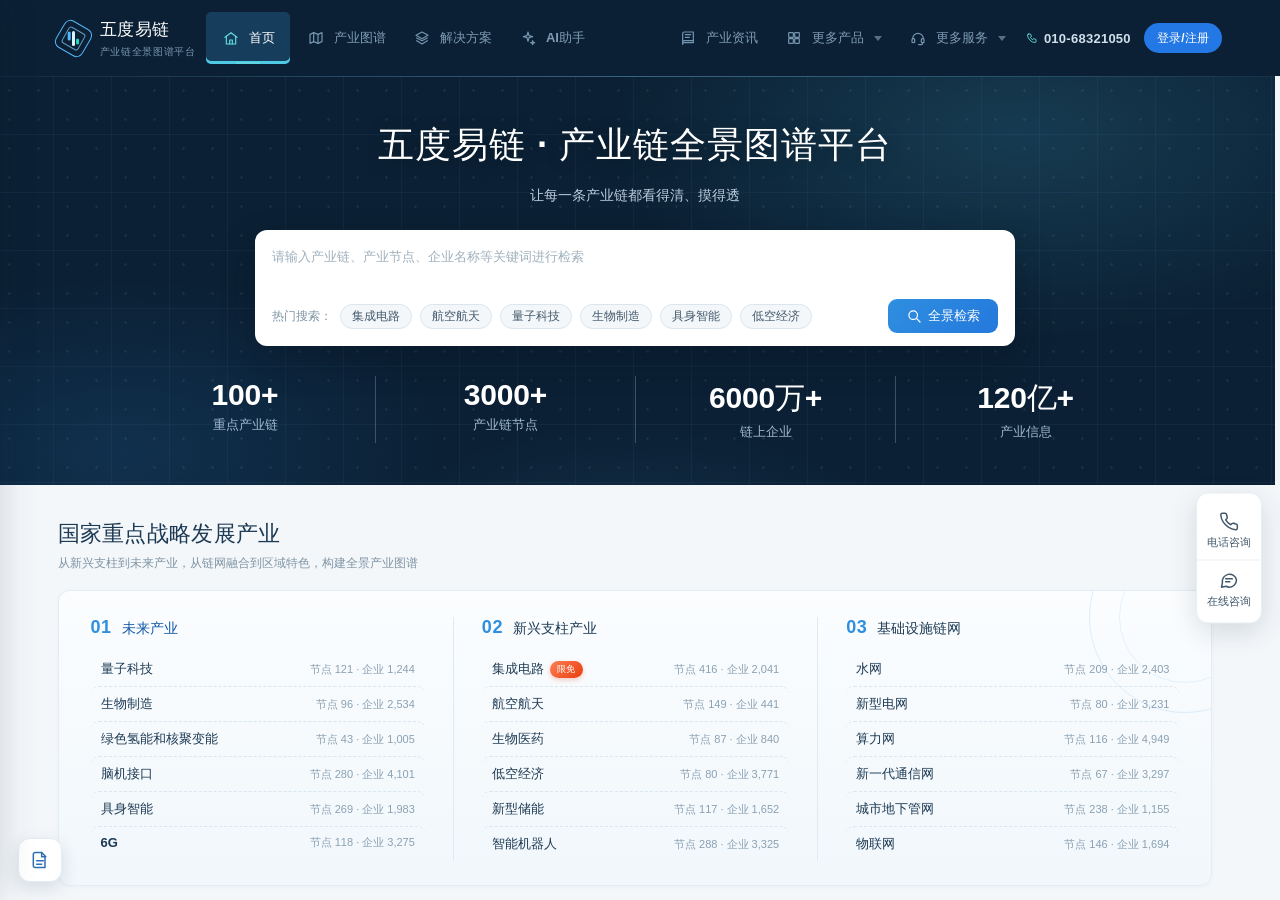
<file: index.html>
<!doctype html>
<html lang="zh-CN">
  <head>
    <meta charset="UTF-8" />
    <meta name="viewport" content="width=device-width, initial-scale=1.0" />
    <meta name="theme-color" content="#102a43" />
    <meta name="robots" content="noindex, nofollow, noarchive, nosnippet" />
    <link rel="icon" href="data:image/svg+xml,%3Csvg xmlns='http://www.w3.org/2000/svg' viewBox='0 0 32 32'%3E%3Crect width='32' height='32' rx='7' fill='%23102a43'/%3E%3Cpath d='M8 16 16 7l8 9-8 9-8-9Z' fill='none' stroke='%2353b9ff' stroke-width='2'/%3E%3Cpath d='M16 11v10' stroke='%2326d5c3' stroke-width='2'/%3E%3C/svg%3E" />
    <title>五度易链 | 产业上链 Agent</title>
    <link rel="stylesheet" href="assets/css/styles.css?v=202611251130" />
    <link rel="stylesheet" href="assets/css/company-detail.css?v=202610271141" />
    <link rel="stylesheet" href="assets/css/auth.css?v=202611260945" />
    <link rel="stylesheet" href="assets/css/prd-drawer.css?v=202611271012" />
    <link rel="stylesheet" href="assets/css/user-center.css?v=202611261012" />
  </head>
  <body>
    <svg class="icon-sprite" aria-hidden="true" focusable="false">
      <symbol id="icon-home" viewBox="0 0 24 24"><path d="m3 11 9-7 9 7"/><path d="M5 9.5V21h14V9.5"/><path d="M10 21v-6h4v6"/></symbol>
      <symbol id="icon-map" viewBox="0 0 24 24"><path d="M3 6.5 8.5 4 15 6.5 21 4v13.5L15 20l-6.5-2.5L3 20V6.5Z"/><path d="M8.5 4v13.5M15 6.5V20"/></symbol>
      <symbol id="icon-chart" viewBox="0 0 24 24"><path d="M4 19V5M4 19h17"/><path d="m7 15 4-4 3 2 5-6"/><circle cx="7" cy="15" r="1"/><circle cx="11" cy="11" r="1"/><circle cx="14" cy="13" r="1"/><circle cx="19" cy="7" r="1"/></symbol>
      <symbol id="icon-spark" viewBox="0 0 24 24"><path d="m12 3 1.5 5.5L19 10l-5.5 1.5L12 17l-1.5-5.5L5 10l5.5-1.5L12 3ZM19 16l.7 2.3L22 19l-2.3.7L19 22l-.7-2.3L16 19l2.3-.7L19 16Z"/></symbol>
      <symbol id="icon-book" viewBox="0 0 24 24"><path d="M4 5.5A2.5 2.5 0 0 1 6.5 3H20v16H6.5A2.5 2.5 0 0 0 4 21.5v-16Z"/><path d="M4 18.5A2.5 2.5 0 0 1 6.5 16H20M8 7h8M8 11h6"/></symbol>
      <symbol id="icon-search" viewBox="0 0 24 24"><circle cx="10.8" cy="10.8" r="6.4"/><path d="m16 16 5 5"/></symbol>
      <symbol id="icon-filter" viewBox="0 0 24 24"><path d="M4 6h16M7 12h10M10 18h4"/></symbol>
      <symbol id="icon-sliders" viewBox="0 0 24 24"><path d="M4 6h6M14 6h6M4 12h2M10 12h10M4 18h10M18 18h2"/><circle cx="12" cy="6" r="2"/><circle cx="8" cy="12" r="2"/><circle cx="16" cy="18" r="2"/></symbol>
      <symbol id="icon-refresh" viewBox="0 0 24 24"><path d="M20 11a8 8 0 1 0 1 5"/><path d="M20 5v6h-6"/></symbol>
      <symbol id="icon-maximize" viewBox="0 0 24 24"><path d="M8 3H3v5M16 3h5v5M21 16v5h-5M3 16v5h5"/></symbol>
      <symbol id="icon-chevron-down" viewBox="0 0 24 24"><path d="m5 9 7 7 7-7"/></symbol>
      <symbol id="icon-chevron-right" viewBox="0 0 24 24"><path d="m9 5 7 7-7 7"/></symbol>
      <symbol id="icon-arrow-right" viewBox="0 0 24 24"><path d="M4 12h15M14 6l6 6-6 6"/></symbol>
      <symbol id="icon-arrow-left" viewBox="0 0 24 24"><path d="M20 12H5M10 6l-6 6 6 6"/></symbol>
      <symbol id="icon-x" viewBox="0 0 24 24"><path d="m6 6 12 12M18 6 6 18"/></symbol>
      <symbol id="icon-check" viewBox="0 0 24 24"><path d="m5 12 4 4L19 7"/></symbol>
      <symbol id="icon-building" viewBox="0 0 24 24"><path d="M4 21V5a2 2 0 0 1 2-2h8a2 2 0 0 1 2 2v16M2 21h20M8 7h4M8 11h4M8 15h4M18 9h2v12"/></symbol>
      <symbol id="icon-link" viewBox="0 0 24 24"><path d="M10 13a5 5 0 0 0 7.1.1l2-2a5 5 0 0 0-7.1-7.1l-1.1 1.1"/><path d="M14 11a5 5 0 0 0-7.1-.1l-2 2a5 5 0 0 0 7.1 7.1l1.1-1.1"/></symbol>
      <symbol id="icon-send" viewBox="0 0 24 24"><path d="m4 4 17 8-17 8 3-8-3-8Z"/><path d="M7 12h14"/></symbol>
      <symbol id="icon-plus" viewBox="0 0 24 24"><path d="M12 5v14M5 12h14"/></symbol>
      <symbol id="icon-copy" viewBox="0 0 24 24"><rect x="8" y="8" width="12" height="12" rx="2"/><path d="M16 8V6a2 2 0 0 0-2-2H6a2 2 0 0 0-2 2v8a2 2 0 0 0 2 2h2"/></symbol>
      <symbol id="icon-download" viewBox="0 0 24 24"><path d="M12 3v12M7 11l5 5 5-5M5 21h14"/></symbol>
      <symbol id="icon-info" viewBox="0 0 24 24"><circle cx="12" cy="12" r="9"/><path d="M12 11v5M12 8h.01"/></symbol>
      <symbol id="icon-database" viewBox="0 0 24 24"><ellipse cx="12" cy="5" rx="8" ry="3"/><path d="M4 5v7c0 1.7 3.6 3 8 3s8-1.3 8-3V5M4 12v7c0 1.7 3.6 3 8 3s8-1.3 8-3v-7"/></symbol>
      <symbol id="icon-layers" viewBox="0 0 24 24"><path d="m12 3 9 5-9 5-9-5 9-5Z"/><path d="m4 12 8 4 8-4M4 16l8 5 8-5"/></symbol>
      <symbol id="icon-clock" viewBox="0 0 24 24"><circle cx="12" cy="12" r="9"/><path d="M12 7v5l3 2"/></symbol>
      <symbol id="icon-file" viewBox="0 0 24 24"><path d="M6 3h8l4 4v14H6a2 2 0 0 1-2-2V5a2 2 0 0 1 2-2Z"/><path d="M14 3v5h5M8 13h8M8 17h6"/></symbol>
      <symbol id="icon-phone" viewBox="0 0 24 24"><path d="M5 4h4l2 5-2.5 1.5a11 11 0 0 0 5 5L15 13l5 2v4a2 2 0 0 1-2 2A16 16 0 0 1 3 6a2 2 0 0 1 2-2Z"/></symbol>
      <symbol id="icon-grid" viewBox="0 0 24 24"><rect x="4" y="4" width="7" height="7" rx="1"/><rect x="13" y="4" width="7" height="7" rx="1"/><rect x="4" y="13" width="7" height="7" rx="1"/><rect x="13" y="13" width="7" height="7" rx="1"/></symbol>
      <symbol id="icon-service" viewBox="0 0 24 24"><path d="M4 13a8 8 0 0 1 16 0"/><rect x="3" y="13" width="4" height="6" rx="1.5"/><rect x="17" y="13" width="4" height="6" rx="1.5"/><path d="M19 19v1a2 2 0 0 1-2 2h-4"/></symbol>
    </svg>

    <div class="app-shell">
      <header class="top-navigation" aria-label="主导航">
        <div class="top-navigation-inner">
        <div class="brand-lockup">
          <div class="brand-mark" aria-hidden="true"><span></span><span></span><span></span></div>
          <div><strong>五度易链</strong><small>产业链全景图谱平台</small></div>
        </div>
        <nav class="primary-nav" aria-label="功能板块">
          <button class="primary-nav-item active" type="button" data-view="home"><span class="nav-icon"><svg class="ui-icon"><use href="#icon-home"></use></svg></span><span><b>首页</b></span><i class="nav-current"></i></button>
          <button class="primary-nav-item" type="button" data-view="graph"><span class="nav-icon"><svg class="ui-icon"><use href="#icon-map"></use></svg></span><span><b>产业图谱</b></span><i class="nav-current"></i></button>
          <button class="primary-nav-item" type="button" data-view="solution"><span class="nav-icon"><svg class="ui-icon"><use href="#icon-layers"></use></svg></span><span><b>解决方案</b></span><i class="nav-current"></i></button>
          <button class="primary-nav-item" type="button" data-view="ai"><span class="nav-icon"><svg class="ui-icon"><use href="#icon-spark"></use></svg></span><span><b>AI助手</b></span><i class="nav-current"></i></button>
        </nav>
        <nav class="primary-nav primary-nav-secondary" aria-label="更多入口">
          <a class="primary-nav-item" href="https://info.datadowell.com/" target="_blank" rel="noopener"><span class="nav-icon"><svg class="ui-icon"><use href="#icon-book"></use></svg></span><span><b>产业资讯</b></span></a>
          <div class="nav-dropdown">
            <button class="primary-nav-item nav-dropdown-toggle" type="button" aria-haspopup="true"><span class="nav-icon"><svg class="ui-icon"><use href="#icon-grid"></use></svg></span><span><b>更多产品</b></span><em class="nav-caret" aria-hidden="true"></em></button>
            <div class="nav-dropdown-menu">
              <a href="https://investment.datadowell.com/login" target="_blank" rel="noopener">数智招商平台</a>
              <a href="https://api.datadowell.com/index" target="_blank" rel="noopener">企业信息API平台</a>
              <a href="https://ai.datadowell.com/" target="_blank" rel="noopener">AI智能报告生成平台</a>
            </div>
          </div>
          <div class="nav-dropdown">
            <button class="primary-nav-item nav-dropdown-toggle" type="button" aria-haspopup="true"><span class="nav-icon"><svg class="ui-icon"><use href="#icon-service"></use></svg></span><span><b>更多服务</b></span><em class="nav-caret" aria-hidden="true"></em></button>
            <div class="nav-dropdown-menu">
              <a href="https://www.datadowell.com/data" target="_blank" rel="noopener">产业数据库服务</a>
              <a href="https://www.datadowell.com/qiyeshuju" target="_blank" rel="noopener">企业数据库服务</a>
              <a href="https://www.datadowell.com/chanyelian" target="_blank" rel="noopener">产业链上链服务</a>
              <a href="https://www.datadowell.com/shujuzhili" target="_blank" rel="noopener">大数据治理服务</a>
              <a href="https://affim.baidu.com/unique_64623122/chat?siteId=23037126&userId=64623122&siteToken=05cfe878b2e0ceed3e913161a3c4cdea&cp&cr&cw=www.datadowell.com" target="_blank" rel="noopener">产业应用平台建设</a>
            </div>
          </div>
        </nav>
        <div class="top-navigation-actions"><a class="topbar-phone" href="tel:010-68321050"><svg class="ui-icon tiny"><use href="#icon-phone"></use></svg>010-68321050</a><button class="avatar-button login-pill" type="button" aria-label="点击登录/注册">登录/注册</button></div>
        </div>
      </header>

      <main class="main-content">
        <div class="page-wrap">
          <section class="view-panel active home-view" id="homeView" data-panel="home">
            <section class="home-hero">
              <div class="home-hero-copy">
                <h1>五度易链 · 产业链全景图谱平台</h1>
                <p>让每一条产业链都看得清、摸得透</p>
              </div>
              <div class="home-hero-query">
                <div class="home-query-box">
                  <textarea id="homeQueryInput" rows="2" placeholder="请输入产业链、产业节点、企业名称等关键词进行检索" aria-label="产业图谱检索"></textarea>
                  <div class="home-query-actions">
                    <span class="home-hot-search"><span class="home-hot-label">热门搜索：</span><button type="button" class="home-hot-chip" data-hot-query="集成电路">集成电路</button><button type="button" class="home-hot-chip" data-hot-query="航空航天">航空航天</button><button type="button" class="home-hot-chip" data-hot-query="量子科技">量子科技</button><button type="button" class="home-hot-chip" data-hot-query="生物制造">生物制造</button><button type="button" class="home-hot-chip" data-hot-query="具身智能">具身智能</button><button type="button" class="home-hot-chip" data-hot-query="低空经济">低空经济</button></span>
                    <button class="home-query-send home-query-send-text" id="homeQuerySend" type="button" aria-label="全景检索" title="全景检索"><svg class="ui-icon mini"><use href="#icon-search"></use></svg>全景检索</button>
                  </div>
                </div>
              </div>
              <div class="home-hero-panel" aria-hidden="true">
                <div class="home-hero-stat"><div><strong>100+</strong><span>重点产业链</span></div></div>
                <div class="home-hero-stat"><div><strong>3000+</strong><span>产业链节点</span></div></div>
                <div class="home-hero-stat"><div><strong>6000万+</strong><span>链上企业</span></div></div>
                <div class="home-hero-stat"><div><strong>120亿+</strong><span>产业信息</span></div></div>
              </div>
            </section>

<section class="home-section home-systems">
              <div class="home-section-head"><h2>国家重点战略发展产业</h2><p>从新兴支柱到未来产业，从链网融合到区域特色，构建全景产业图谱</p></div>
              <div class="home-system-grid">
                <div class="home-system-column is-featured"><h3>未来产业</h3><div class="home-industry-list" data-system="六大未来产业"></div></div>
                <div class="home-system-column"><h3>新兴支柱产业</h3><div class="home-industry-list" data-system="六大新兴支柱产业"></div></div>
                <div class="home-system-column"><h3>基础设施链网</h3><div class="home-industry-list" data-system="六张网"></div></div>
              </div>
              <div class="home-more-actions"><button class="button secondary" type="button" data-goto="graph">查看更多产业<svg class="ui-icon mini"><use href="#icon-arrow-right"></use></svg></button></div>
            </section>

            <section class="home-section">
              <div class="home-section-head"><h2>核心能力</h2><p>洞察产业全景 · 摸清产业脉络 · 全业务场景决策支撑</p></div>
<div class="home-cap-strip" id="homeCapabilityList">
                <article class="home-cap-col is-active"><span class="home-cap-vtitle">产业摸底</span><div class="home-cap-col-main"><h3>产业摸底</h3><p>依托全景图谱，逐链条、逐环节梳理区域企业分布、项目布局与要素配置，形成可视化的产业底账；并与全国同链地区横向比对，客观呈现本地产业的长板与短板，为各项决策提供统一的数据基准。</p></div><span class="home-cap-fig" aria-hidden="true"><svg viewBox="0 0 24 24"><circle cx="11" cy="11" r="7"/><path d="M16.5 16.5 21 21"/></svg></span><span class="home-cap-art" aria-hidden="true"><svg viewBox="0 0 200 210" xmlns="http://www.w3.org/2000/svg"><defs><linearGradient id="capArt1a" x1="0" y1="0" x2="1" y2="1"><stop offset="0" stop-color="#f4fafd"/><stop offset="1" stop-color="#d8ecfb"/></linearGradient><linearGradient id="capArt1b" x1="0" y1="0" x2="0" y2="1"><stop offset="0" stop-color="#e8f4fd"/><stop offset="1" stop-color="#c4e0f6"/></linearGradient></defs><circle cx="100" cy="104" r="86" fill="#edf6fd"/><ellipse cx="100" cy="184" rx="62" ry="9" fill="#d9eaf8"/><g transform="rotate(-6 96 118)"><rect x="46" y="80" width="84" height="98" rx="10" fill="#ffffff" opacity=".85"/><rect x="56" y="68" width="84" height="98" rx="10" fill="url(#capArt1b)"/><rect x="70" y="84" width="40" height="7" rx="3.5" fill="#ffffff" opacity=".95"/><rect x="70" y="100" width="56" height="6" rx="3" fill="#ffffff" opacity=".7"/><rect x="70" y="114" width="48" height="6" rx="3" fill="#ffffff" opacity=".7"/><path d="M70 146l14-16 12 9 16-19 14 26z" fill="#ffffff" opacity=".85"/></g><circle cx="130" cy="98" r="26" fill="#ffffff" opacity=".5" stroke="#8fc3ec" stroke-width="9"/><path d="M148 118l22 24" stroke="#8fc3ec" stroke-width="11" stroke-linecap="round"/><path d="M121 90a11 11 0 0 1 9-7" stroke="#ffffff" stroke-width="4" stroke-linecap="round" fill="none"/><path d="M34 46v12M28 52h12" stroke="#bcdcf5" stroke-width="3" stroke-linecap="round"/><circle cx="172" cy="52" r="4" fill="#bcdcf5"/><circle cx="40" cy="150" r="3.5" fill="#cfe4f6"/></svg></span></article>
                <article class="home-cap-col"><span class="home-cap-vtitle">产业规划</span><div class="home-cap-col-main"><h3>产业规划</h3><p>结合区域资源禀赋与载体空间，依据图谱识别主导产业和潜力赛道，明确强链、补链、延链的重点环节与实施路径；把规划目标落到具体链条与空间单元，提升规划编制的科学性和可执行性。</p></div><span class="home-cap-fig" aria-hidden="true"><svg viewBox="0 0 24 24"><circle cx="12" cy="12" r="9"/><path d="M15.5 8.5l-2 5-5 2 2-5z"/></svg></span><span class="home-cap-art" aria-hidden="true"><svg viewBox="0 0 200 210" xmlns="http://www.w3.org/2000/svg"><defs><linearGradient id="capArt2a" x1="0" y1="0" x2="0" y2="1"><stop offset="0" stop-color="#f4fafd"/><stop offset="1" stop-color="#d3e9fa"/></linearGradient><linearGradient id="capArt2b" x1="0" y1="0" x2="0" y2="1"><stop offset="0" stop-color="#e0f0fc"/><stop offset="1" stop-color="#bcdcf5"/></linearGradient></defs><circle cx="100" cy="106" r="86" fill="#edf6fd"/><ellipse cx="100" cy="186" rx="64" ry="9" fill="#d9eaf8"/><polygon points="32,88 76,70 76,142 32,160" fill="url(#capArt2a)"/><polygon points="76,70 124,88 124,160 76,142" fill="url(#capArt2b)"/><polygon points="124,88 168,70 168,142 124,160" fill="url(#capArt2a)"/><path d="M32 88l44-18 48 18 44-18v72l-44 18-48-18-44 18z" fill="none" stroke="#ffffff" stroke-width="4" stroke-linejoin="round"/><path d="M48 138c22-26 44-8 62-32" fill="none" stroke="#5fa8e8" stroke-width="3.5" stroke-linecap="round" stroke-dasharray="7 7"/><circle cx="48" cy="138" r="6" fill="#ffffff" stroke="#8fc3ec" stroke-width="3"/><path d="M110 106V62" stroke="#5fa8e8" stroke-width="4" stroke-linecap="round"/><path d="M110 62h24l-7 8 7 8h-24z" fill="#8fc3ec"/><circle cx="110" cy="106" r="11" fill="#5fa8e8"/><circle cx="110" cy="106" r="4.5" fill="#ffffff"/><path d="M172 44v11M166.5 49.5h11" stroke="#bcdcf5" stroke-width="3" stroke-linecap="round"/><circle cx="30" cy="56" r="4" fill="#bcdcf5"/><circle cx="176" cy="170" r="3.5" fill="#cfe4f6"/></svg></span></article>
                <article class="home-cap-col"><span class="home-cap-vtitle">政策辅助</span><div class="home-cap-col-main"><h3>政策辅助</h3><p>跟踪政策投向与产业链匹配情况，对政策覆盖的产业环节、受益主体和实施成效进行量化评估，为产业扶持政策的制定、调整和绩效评估提供有力依据，推动政策的精准匹配和精准触达。</p></div><span class="home-cap-fig" aria-hidden="true"><svg viewBox="0 0 24 24"><path d="M7 3h8l4 4v14H7z"/><path d="M15 3v4h4"/><path d="M10.5 12.5h5M10.5 16h5"/></svg></span><span class="home-cap-art" aria-hidden="true"><svg viewBox="0 0 200 210" xmlns="http://www.w3.org/2000/svg"><defs><linearGradient id="capArt3a" x1="0" y1="0" x2="1" y2="1"><stop offset="0" stop-color="#f4fafd"/><stop offset="1" stop-color="#d8ecfb"/></linearGradient><linearGradient id="capArt3b" x1="0" y1="0" x2="0" y2="1"><stop offset="0" stop-color="#e8f4fd"/><stop offset="1" stop-color="#c4e0f6"/></linearGradient></defs><circle cx="100" cy="104" r="86" fill="#edf6fd"/><ellipse cx="100" cy="184" rx="62" ry="9" fill="#d9eaf8"/><rect x="54" y="38" width="86" height="116" rx="10" fill="url(#capArt3a)"/><path d="M116 38h18a6 6 0 0 1 6 6v18z" fill="#bcdcf5"/><rect x="68" y="60" width="42" height="7" rx="3.5" fill="#ffffff"/><rect x="68" y="78" width="58" height="6" rx="3" fill="#ffffff" opacity=".8"/><rect x="68" y="92" width="50" height="6" rx="3" fill="#ffffff" opacity=".8"/><rect x="68" y="106" width="56" height="6" rx="3" fill="#ffffff" opacity=".55"/><path d="M132 156l-12 30 14-8 9 13 7-31z" fill="#8fc3ec"/><path d="M112 154l-6 32 12-10 10 10-4-30z" fill="#5fa8e8"/><circle cx="124" cy="146" r="23" fill="#5fa8e8"/><circle cx="124" cy="146" r="15" fill="#ffffff" opacity=".92"/><path d="M124 137l2.7 5.6 6.3.8-4.6 4.3 1.2 6.1-5.6-3-5.6 3 1.2-6.1-4.6-4.3 6.3-.8z" fill="#5fa8e8"/><path d="M34 60v12M28 66h12" stroke="#bcdcf5" stroke-width="3" stroke-linecap="round"/><circle cx="168" cy="70" r="4" fill="#bcdcf5"/><circle cx="44" cy="150" r="3.5" fill="#cfe4f6"/></svg></span></article>
                <article class="home-cap-col"><span class="home-cap-vtitle">精准招商</span><div class="home-cap-col-main"><h3>精准招商</h3><p>识别产业链薄弱、缺失环节，基于产业态势，结合区域配套条件、企业画像及投资风向筛选目标企业，构建按链招商、按图选企的精准招商机制，从而实现产业链补链强链，打造优质产业集群。</p></div><span class="home-cap-fig" aria-hidden="true"><svg viewBox="0 0 24 24"><circle cx="12" cy="12" r="7.5"/><circle cx="12" cy="12" r="3.5"/><path d="M12 1.5v3M12 19.5v3M1.5 12h3M19.5 12h3"/></svg></span><span class="home-cap-art" aria-hidden="true"><svg viewBox="0 0 200 210" xmlns="http://www.w3.org/2000/svg"><defs><linearGradient id="capArt4a" x1="0" y1="0" x2="0" y2="1"><stop offset="0" stop-color="#e8f4fd"/><stop offset="1" stop-color="#c4e0f6"/></linearGradient></defs><circle cx="100" cy="106" r="86" fill="#edf6fd"/><ellipse cx="100" cy="186" rx="62" ry="9" fill="#d9eaf8"/><circle cx="96" cy="112" r="60" fill="#e3f1fc"/><circle cx="96" cy="112" r="43" fill="url(#capArt4a)"/><circle cx="96" cy="112" r="26" fill="#ffffff"/><circle cx="96" cy="112" r="12" fill="#5fa8e8"/><path d="M182 26l-76 74" stroke="#8fc3ec" stroke-width="7" stroke-linecap="round"/><path d="M178 22l-24 4 12 12z" fill="#ffffff" stroke="#8fc3ec" stroke-width="3" stroke-linejoin="round"/><path d="M106 102l12 12-17-3z" fill="#5fa8e8"/><path d="M40 52v12M34 58h12" stroke="#bcdcf5" stroke-width="3" stroke-linecap="round"/><circle cx="168" cy="150" r="4" fill="#bcdcf5"/><circle cx="36" cy="146" r="3.5" fill="#cfe4f6"/><circle cx="160" cy="60" r="3.5" fill="#cfe4f6"/></svg></span></article>
                <article class="home-cap-col"><span class="home-cap-vtitle">企业培育</span><div class="home-cap-col-main"><h3>企业培育</h3><p>依据企业在链位置、配套能力和成长性指标，分层识别链主企业、专精特新企业和高成长企业，建立后备培育库；跟踪企业在链能级变化，动态调整培育资源配置，推动企业沿链成长、向高附加值环节攀升。</p></div><span class="home-cap-fig" aria-hidden="true"><svg viewBox="0 0 24 24"><path d="M12 21v-8"/><path d="M12 13C12 9 9 7 5 7c0 4 3 6 7 6z"/><path d="M12 11c0-3.5 2.5-5.5 6-5.5 0 3.5-2.5 5.5-6 5.5z"/></svg></span><span class="home-cap-art" aria-hidden="true"><svg viewBox="0 0 200 210" xmlns="http://www.w3.org/2000/svg"><defs><linearGradient id="capArt5a" x1="0" y1="0" x2="1" y2="1"><stop offset="0" stop-color="#f4fafd"/><stop offset="1" stop-color="#d8ecfb"/></linearGradient><linearGradient id="capArt5b" x1="0" y1="0" x2="0" y2="1"><stop offset="0" stop-color="#e0f0fc"/><stop offset="1" stop-color="#b3d7f0"/></linearGradient></defs><circle cx="100" cy="104" r="86" fill="#edf6fd"/><ellipse cx="100" cy="190" rx="56" ry="8" fill="#d9eaf8"/><circle cx="152" cy="46" r="15" fill="#dceffb"/><path d="M100 132V94" stroke="#5fa8e8" stroke-width="5" stroke-linecap="round"/><path d="M100 106C90 82 70 76 54 82c4 20 24 30 46 24z" fill="url(#capArt5a)"/><path d="M100 92c10-24 30-30 46-24-4 20-24 30-46 24z" fill="url(#capArt5b)"/><path d="M70 140h60l-7 42a8 8 0 0 1-8 7h-30a8 8 0 0 1-8-7z" fill="url(#capArt5b)"/><rect x="64" y="130" width="72" height="15" rx="7.5" fill="#8fc3ec"/><path d="M60 66v11M54.5 71.5h11" stroke="#bcdcf5" stroke-width="3" stroke-linecap="round"/><circle cx="166" cy="96" r="4" fill="#bcdcf5"/><circle cx="40" cy="120" r="3.5" fill="#cfe4f6"/><circle cx="160" cy="146" r="3.5" fill="#cfe4f6"/></svg></span></article>
                <article class="home-cap-col"><span class="home-cap-vtitle">投资研判</span><div class="home-cap-col-main"><h3>投资研判</h3><p>判断赛道景气度及标的位置与上下游格局，对标的企业所处环节、竞争强度及企业能力进行量化分析及对比，判断项目价值，为投资标的筛选、估值对标和风险排查提供有力依据。</p></div><span class="home-cap-fig" aria-hidden="true"><svg viewBox="0 0 24 24"><path d="M3 17l6-6 4 4 8-8"/><path d="M15 7h6v6"/></svg></span><span class="home-cap-art" aria-hidden="true"><svg viewBox="0 0 200 210" xmlns="http://www.w3.org/2000/svg"><defs><linearGradient id="capArt6a" x1="0" y1="0" x2="0" y2="1"><stop offset="0" stop-color="#f4fafd"/><stop offset="1" stop-color="#d8ecfb"/></linearGradient><linearGradient id="capArt6b" x1="0" y1="0" x2="0" y2="1"><stop offset="0" stop-color="#e0f0fc"/><stop offset="1" stop-color="#b3d7f0"/></linearGradient></defs><circle cx="100" cy="104" r="86" fill="#edf6fd"/><ellipse cx="100" cy="186" rx="62" ry="9" fill="#d9eaf8"/><rect x="40" y="50" width="120" height="122" rx="14" fill="url(#capArt6a)"/><path d="M56 158V66M56 158h88" stroke="#cfe4f6" stroke-width="3" stroke-linecap="round"/><rect x="66" y="120" width="16" height="38" rx="5" fill="#bcdcf5"/><rect x="92" y="102" width="16" height="56" rx="5" fill="#9cc9ec"/><rect x="118" y="78" width="16" height="80" rx="5" fill="#5fa8e8"/><path d="M62 116L90 94l22 10 30-38" fill="none" stroke="#8fc3ec" stroke-width="4" stroke-linecap="round" stroke-linejoin="round"/><path d="M150 58l-16 4 9 11z" fill="#8fc3ec"/><circle cx="156" cy="122" r="14" fill="#ffd98e"/><circle cx="156" cy="122" r="9" fill="none" stroke="#f0b95c" stroke-width="2.5"/><path d="M156 117v10M152.5 120.5h7M152.5 124h7" stroke="#f0b95c" stroke-width="2" stroke-linecap="round"/><path d="M32 92v12M26 98h12" stroke="#bcdcf5" stroke-width="3" stroke-linecap="round"/><circle cx="172" cy="80" r="4" fill="#bcdcf5"/><circle cx="44" cy="44" r="3.5" fill="#cfe4f6"/></svg></span></article>
                <article class="home-cap-col"><span class="home-cap-vtitle">供应链研判</span><div class="home-cap-col-main"><h3>供应链研判</h3><p>跟踪重点产业关键环节与供应商分布情况，梳理产业关键物料与核心供应商关系，对上下游依赖、地域集中和替代能力进行量化评估，为供应链风险预警、备份布局和应急调度提供有力依据。</p></div><span class="home-cap-fig" aria-hidden="true"><svg viewBox="0 0 24 24"><path d="M10 14a4 4 0 0 0 6 0l3-3a4 4 0 1 0-6-6l-1.5 1.5"/><path d="M14 10a4 4 0 0 0-6 0l-3 3a4 4 0 1 0 6 6l1.5-1.5"/></svg></span><span class="home-cap-art" aria-hidden="true"><svg viewBox="0 0 200 210" xmlns="http://www.w3.org/2000/svg"><defs><linearGradient id="capArt7a" x1="0" y1="0" x2="1" y2="1"><stop offset="0" stop-color="#e8f4fd"/><stop offset="1" stop-color="#c4e0f6"/></linearGradient></defs><circle cx="100" cy="104" r="86" fill="#edf6fd"/><ellipse cx="100" cy="184" rx="62" ry="9" fill="#d9eaf8"/><g transform="rotate(-32 100 106)"><rect x="46" y="84" width="64" height="46" rx="23" fill="none" stroke="#9cc9ec" stroke-width="13"/><rect x="90" y="84" width="64" height="46" rx="23" fill="none" stroke="#5fa8e8" stroke-width="13"/></g><circle cx="42" cy="66" r="6" fill="url(#capArt7a)"/><circle cx="164" cy="62" r="6" fill="url(#capArt7a)"/><circle cx="168" cy="148" r="6" fill="url(#capArt7a)"/><circle cx="34" cy="146" r="6" fill="url(#capArt7a)"/><path d="M47 69l22 24M159 66l-26 34M164 143l-30-14M38 141l24-20" stroke="#bcdcf5" stroke-width="2.5" stroke-dasharray="4 6" stroke-linecap="round"/><path d="M36 96v11M30.5 101.5h11" stroke="#bcdcf5" stroke-width="3" stroke-linecap="round"/><circle cx="170" cy="100" r="4" fill="#cfe4f6"/></svg></span></article>
                <article class="home-cap-col"><span class="home-cap-vtitle">产教融合</span><div class="home-cap-col-main"><h3>产教融合</h3><p>对照各产业链条产业环节发展态势，梳理岗位需求与院校专业设置，识别人力供给缺口和专业建设方向；连接院校、科研机构与链上企业，推动专业共建、实训基地建设和科技成果转化。</p></div><span class="home-cap-fig" aria-hidden="true"><svg viewBox="0 0 24 24"><path d="M2 9l10-5 10 5-10 5z"/><path d="M6 11.5V16c0 1.6 2.7 3 6 3s6-1.4 6-3v-4.5"/><path d="M22 9v6"/></svg></span><span class="home-cap-art" aria-hidden="true"><svg viewBox="0 0 200 210" xmlns="http://www.w3.org/2000/svg"><defs><linearGradient id="capArt8a" x1="0" y1="0" x2="0" y2="1"><stop offset="0" stop-color="#e8f4fd"/><stop offset="1" stop-color="#c4e0f6"/></linearGradient><linearGradient id="capArt8b" x1="0" y1="0" x2="1" y2="1"><stop offset="0" stop-color="#f4fafd"/><stop offset="1" stop-color="#d8ecfb"/></linearGradient></defs><circle cx="100" cy="104" r="86" fill="#edf6fd"/><ellipse cx="100" cy="184" rx="60" ry="9" fill="#d9eaf8"/><g transform="rotate(18 152 148)"><circle cx="152" cy="148" r="17" fill="#dceffb"/><circle cx="152" cy="148" r="8" fill="#edf6fd"/><g stroke="#dceffb" stroke-width="6" stroke-linecap="round"><path d="M152 124v6M152 166v6M128 148h6M170 148h6M135 131l4 4M165 161l4 4M169 131l-4 4M139 161l-4 4"/></g></g><path d="M74 82v24c0 11 12 17 26 17s26-6 26-17V82z" fill="#8fc3ec"/><polygon points="100,42 160,68 100,94 40,68" fill="url(#capArt8a)"/><polygon points="100,42 160,68 100,94 40,68" fill="none" stroke="#ffffff" stroke-width="3" stroke-linejoin="round"/><circle cx="100" cy="68" r="5" fill="#ffffff"/><path d="M160 68v30" stroke="#5fa8e8" stroke-width="4" stroke-linecap="round"/><circle cx="160" cy="104" r="6" fill="#5fa8e8"/><path d="M46 128v11M40.5 133.5h11" stroke="#bcdcf5" stroke-width="3" stroke-linecap="round"/><circle cx="42" cy="60" r="4" fill="#bcdcf5"/><circle cx="168" cy="40" r="3.5" fill="#cfe4f6"/></svg></span></article>
              </div>
            </section>

            <section class="home-section">
              <div class="home-section-head"><h2>面向客户</h2><p>一图多用 · 全场景贯通 · 服务不同产业决策者</p></div>
              <div class="home-audience-grid">
                <div class="home-audience a-blue"><span class="aud-ico"><svg class="ui-icon"><use href="#icon-building"></use></svg></span><h3>政府产业主管部门</h3></div>
                <div class="home-audience a-teal"><span class="aud-ico"><svg class="ui-icon"><use href="#icon-grid"></use></svg></span><h3>产业园区与招商机构</h3></div>
                <div class="home-audience a-amber"><span class="aud-ico"><svg class="ui-icon"><use href="#icon-chart"></use></svg></span><h3>投资与金融机构</h3></div>
                <div class="home-audience a-blue"><span class="aud-ico"><svg class="ui-icon"><use href="#icon-search"></use></svg></span><h3>产业研究与咨询机构</h3></div>
                <div class="home-audience a-teal"><span class="aud-ico"><svg class="ui-icon"><use href="#icon-layers"></use></svg></span><h3>行业协会与商会组织</h3></div>
                <div class="home-audience a-amber"><span class="aud-ico"><svg class="ui-icon"><use href="#icon-sliders"></use></svg></span><h3>链主企业与制造企业</h3></div>
                <div class="home-audience a-blue"><span class="aud-ico"><svg class="ui-icon"><use href="#icon-book"></use></svg></span><h3>高校院所与科研机构</h3></div>
                <div class="home-audience a-teal"><span class="aud-ico"><svg class="ui-icon"><use href="#icon-database"></use></svg></span><h3>产业数字化服务商</h3></div>
              </div>
            </section>

            <section class="home-section">
              <div class="home-section-head"><h2>为什么选择“五度易链”？</h2><p>“五大标尺”衡量把关每一张产业链图谱</p></div>
              <div class="home-scale-grid">
                <div class="home-scale is-blue"><span class="home-scale-fig" aria-hidden="true"><svg viewBox="0 0 140 100" xmlns="http://www.w3.org/2000/svg"><circle cx="70" cy="50" r="42" fill="#edf6fd"/><ellipse cx="70" cy="88" rx="34" ry="5" fill="#d9eaf8"/><g stroke="#bcdcf5" stroke-width="2" fill="none"><path d="M64 44L42 36M76 44l22-8M62 50H34M78 50h32M66 54l-12 18M74 54l12 18"/></g><g fill="#8fc3ec"><circle cx="38" cy="34" r="4.5"/><circle cx="102" cy="34" r="4.5"/><circle cx="30" cy="60" r="4.5"/><circle cx="110" cy="60" r="4.5"/><circle cx="52" cy="74" r="4.5"/><circle cx="88" cy="74" r="4.5"/></g><circle cx="70" cy="48" r="8" fill="#5fa8e8"/><g stroke="#5fa8e8" stroke-width="2.5" fill="none" stroke-linecap="round"><path d="M118 22l10-10M120 12h8M128 12v8"/></g><circle cx="22" cy="24" r="3" fill="#bcdcf5"/></svg></span><div class="home-scale-head"><em class="scale-tag">广度</em><h3>全产业覆盖</h3></div><p>覆盖100+细分产业链、3000+环节节点，从支柱产业到未来产业全产业链收录。</p></div>
                <div class="home-scale is-teal"><span class="home-scale-fig" aria-hidden="true"><svg viewBox="0 0 140 100" xmlns="http://www.w3.org/2000/svg"><circle cx="70" cy="50" r="42" fill="#edf8f5"/><ellipse cx="70" cy="88" rx="34" ry="5" fill="#d5ede7"/><rect x="34" y="26" width="72" height="14" rx="7" fill="#bfe7df"/><rect x="42" y="46" width="56" height="14" rx="7" fill="#7fd0c4"/><rect x="50" y="66" width="40" height="14" rx="7" fill="#2fa99a"/><path d="M70 18v58" stroke="#2fa99a" stroke-width="2.5" stroke-dasharray="4 5" stroke-linecap="round" fill="none"/><path d="M70 78l-5-8h10z" fill="#2fa99a"/><circle cx="112" cy="28" r="3" fill="#bfe0d8"/><path d="M26 62v9M21.5 66.5h9" stroke="#bfe0d8" stroke-width="2.5" stroke-linecap="round"/></svg></span><div class="home-scale-head"><em class="scale-tag">深度</em><h3>7层级穿透</h3></div><p>产业环节最多下沉穿透7层，直达细分环节、产品与企业，深度穿透产业链。</p></div>
                <div class="home-scale is-amber"><span class="home-scale-fig" aria-hidden="true"><svg viewBox="0 0 140 100" xmlns="http://www.w3.org/2000/svg"><circle cx="70" cy="50" r="42" fill="#fdf8ee"/><ellipse cx="70" cy="88" rx="34" ry="5" fill="#f0e4c8"/><circle cx="70" cy="48" r="26" fill="#faedcf"/><circle cx="70" cy="48" r="17" fill="#ffffff"/><circle cx="70" cy="48" r="17" fill="none" stroke="#f0bd6b" stroke-width="3"/><path d="M63 48l5 5 10-11" stroke="#e09b2d" stroke-width="4.5" fill="none" stroke-linecap="round" stroke-linejoin="round"/><g stroke="#f0bd6b" stroke-width="3" stroke-linecap="round"><path d="M70 16v6M70 74v6M38 48h6M96 48h6"/></g><circle cx="110" cy="24" r="3" fill="#f3ddb5"/><circle cx="28" cy="72" r="3" fill="#f3ddb5"/></svg></span><div class="home-scale-head"><em class="scale-tag">精度</em><h3>企业精准上链</h3></div><p>复刻行研专家逻辑建标建模，将海量企业依据产品、能力、角色精准定位上链。</p></div>
                <div class="home-scale is-blue"><span class="home-scale-fig" aria-hidden="true"><svg viewBox="0 0 140 100" xmlns="http://www.w3.org/2000/svg"><circle cx="70" cy="50" r="42" fill="#edf6fd"/><ellipse cx="70" cy="88" rx="34" ry="5" fill="#d9eaf8"/><path d="M40 50a30 30 0 0 1 52-20" stroke="#8fc3ec" stroke-width="5" fill="none" stroke-linecap="round"/><path d="M100 50a30 30 0 0 1-52 20" stroke="#5fa8e8" stroke-width="5" fill="none" stroke-linecap="round"/><polygon points="86,22 96,30 86,36" fill="#8fc3ec"/><polygon points="54,64 44,70 54,78" fill="#5fa8e8"/><circle cx="70" cy="50" r="13" fill="#ffffff" stroke="#8fc3ec" stroke-width="3"/><path d="M70 44v6l4 3" stroke="#5fa8e8" stroke-width="2.5" fill="none" stroke-linecap="round"/><circle cx="112" cy="70" r="3" fill="#bcdcf5"/><circle cx="26" cy="28" r="3" fill="#bcdcf5"/></svg></span><div class="home-scale-head"><em class="scale-tag">及时性</em><h3>常态化更新</h3></div><p>多源数据常态化采集、核验，图谱随数据同步更新迭代，不留“过期的产业地图”。</p></div>
                <div class="home-scale is-teal"><span class="home-scale-fig" aria-hidden="true"><svg viewBox="0 0 140 100" xmlns="http://www.w3.org/2000/svg"><circle cx="70" cy="50" r="42" fill="#edf8f5"/><ellipse cx="70" cy="88" rx="34" ry="5" fill="#d5ede7"/><g transform="rotate(-6 62 54)"><rect x="38" y="24" width="48" height="60" rx="7" fill="#e0f6f1"/><rect x="48" y="36" width="26" height="5" rx="2.5" fill="#ffffff"/><rect x="48" y="48" width="30" height="4" rx="2" fill="#ffffff" opacity=".8"/><rect x="48" y="58" width="22" height="4" rx="2" fill="#ffffff" opacity=".8"/></g><path d="M96 42l16 6v12c0 10-7 17-16 20-9-3-16-10-16-20V48z" fill="#2fa99a"/><path d="M89 60l5.5 5.5L106 54" stroke="#ffffff" stroke-width="4" fill="none" stroke-linecap="round" stroke-linejoin="round"/><circle cx="24" cy="36" r="3" fill="#bfe0d8"/><path d="M114 66v9M109.5 70.5h9" stroke="#bfe0d8" stroke-width="2.5" stroke-linecap="round"/></svg></span><div class="home-scale-head"><em class="scale-tag">可靠性</em><h3>来源可溯</h3></div><p>每个归类结论带完整证据链，指标可溯源、可审计，经得起数据质量检验。</p></div>
              </div>
            </section>

            <section class="home-section">
              <div class="home-section-head"><h2>更多专业服务</h2><p>从“标准化平台”到“专业定制服务”</p></div>
              <div class="home-service-grid">
                <div class="home-service is-blue"><span class="home-service-fig" aria-hidden="true"><svg viewBox="0 0 150 120" xmlns="http://www.w3.org/2000/svg"><defs><linearGradient id="svc1b" x1="0" y1="0" x2="0" y2="1"><stop offset="0" stop-color="#e8f4fd"/><stop offset="1" stop-color="#c4e0f6"/></linearGradient></defs><circle cx="75" cy="60" r="48" fill="#edf6fd"/><ellipse cx="75" cy="108" rx="40" ry="6" fill="#d9eaf8"/><path d="M45 32v56c0 6.6 13.4 12 30 12s30-5.4 30-12V32" fill="url(#svc1b)"/><ellipse cx="75" cy="32" rx="30" ry="11" fill="#dceffb"/><ellipse cx="75" cy="32" rx="17" ry="5.5" fill="none" stroke="#ffffff" stroke-width="2" opacity=".8"/><path d="M45 52c0 6.6 13.4 12 30 12s30-5.4 30-12" fill="none" stroke="#ffffff" stroke-width="3" opacity=".75"/><path d="M45 70c0 6.6 13.4 12 30 12s30-5.4 30-12" fill="none" stroke="#ffffff" stroke-width="3" opacity=".75"/><circle cx="118" cy="36" r="3.5" fill="#bcdcf5"/><path d="M26 68v10M21 73h10" stroke="#bcdcf5" stroke-width="2.5" stroke-linecap="round"/></svg></span><div class="home-service-txt"><h3>产业数据库服务</h3><p>产业链数据库落库，涵盖产业链谱系库、企业库、产品库、政策库、专利库、投融资库等多源数据资产，支持本地化部署与持续更新，可按客户需求扩展数据维度。</p><a class="home-service-more" href="https://www.datadowell.com/data" target="_blank" rel="noopener">了解详情<svg class="ui-icon tiny"><use href="#icon-arrow-right"></use></svg></a></div></div>
                <div class="home-service is-indigo"><span class="home-service-fig" aria-hidden="true"><svg viewBox="0 0 150 120" xmlns="http://www.w3.org/2000/svg"><defs><linearGradient id="svc3b" x1="0" y1="0" x2="0" y2="1"><stop offset="0" stop-color="#e9ecfd"/><stop offset="1" stop-color="#c5cef9"/></linearGradient></defs><circle cx="75" cy="60" r="48" fill="#eef0fe"/><ellipse cx="75" cy="108" rx="40" ry="6" fill="#dfe3fa"/><g stroke="#aeb9ef" stroke-width="2.5" stroke-linecap="round"><path d="M75 60L46 34M75 60L104 34M75 60L40 66M75 60L110 66M75 60L60 90M75 60L92 90"/></g><circle cx="44" cy="32" r="6" fill="#c9d2fa"/><circle cx="106" cy="32" r="6" fill="#7b8ae0"/><circle cx="38" cy="66" r="5" fill="#7b8ae0"/><circle cx="112" cy="66" r="5" fill="#c9d2fa"/><circle cx="58" cy="92" r="5" fill="#c9d2fa"/><circle cx="94" cy="92" r="5" fill="#7b8ae0"/><circle cx="75" cy="60" r="17" fill="url(#svc3b)" stroke="#ffffff" stroke-width="2.5"/><g fill="none" stroke="#ffffff" stroke-width="2.2"><rect x="66" y="55" width="11" height="8" rx="4"/><rect x="73" y="59" width="11" height="8" rx="4"/></g><circle cx="122" cy="30" r="3" fill="#c9d2fa"/><path d="M26 78v9M21.5 82.5h9" stroke="#c9d2fa" stroke-width="2.5" stroke-linecap="round"/></svg></span><div class="home-service-txt"><h3>产业链上链服务</h3><p>提供产业链梳理、企业标准化上链服务，基于资深行业研究专家经验，运用“大数据+AI”技术，将海量企业依据产品、能力、角色精准定位上链，构建精准的产业链全景图谱。</p><a class="home-service-more" href="https://www.datadowell.com/chanyelian" target="_blank" rel="noopener">了解详情<svg class="ui-icon tiny"><use href="#icon-arrow-right"></use></svg></a></div></div>
                <div class="home-service is-teal"><span class="home-service-fig" aria-hidden="true"><svg viewBox="0 0 150 120" xmlns="http://www.w3.org/2000/svg"><defs><linearGradient id="svc2b" x1="0" y1="0" x2="0" y2="1"><stop offset="0" stop-color="#e0f6f1"/><stop offset="1" stop-color="#bfe7df"/></linearGradient></defs><circle cx="75" cy="60" r="48" fill="#edf8f5"/><ellipse cx="75" cy="108" rx="40" ry="6" fill="#d5ede7"/><circle cx="60" cy="24" r="4" fill="#7fd0c4"/><circle cx="78" cy="20" r="4" fill="#2fa99a"/><circle cx="95" cy="25" r="4" fill="#7fd0c4"/><polygon points="47,34 103,34 83,58 83,78 67,86 67,58" fill="url(#svc2b)"/><path d="M47 34h56" stroke="#7fd0c4" stroke-width="4" stroke-linecap="round"/><circle cx="75" cy="94" r="3.5" fill="#2fa99a"/><circle cx="75" cy="84" r="3" fill="#7fd0c4" opacity=".7"/><path d="M26 48v10M21 53h10" stroke="#bfe0d8" stroke-width="2.5" stroke-linecap="round"/><circle cx="120" cy="76" r="3" fill="#cdeae3"/></svg></span><div class="home-service-txt"><h3>大数据治理服务</h3><p>面向产业数据全生命周期提供治理服务，涵盖产业数现状调研、治理体系设计、数据采集清洗标准化、多源数据融合、数据质量管控，打造高质量产业数据底座。</p><a class="home-service-more" href="https://www.datadowell.com/shujuzhili" target="_blank" rel="noopener">了解详情<svg class="ui-icon tiny"><use href="#icon-arrow-right"></use></svg></a></div></div>
                <div class="home-service is-amber"><span class="home-service-fig" aria-hidden="true"><svg viewBox="0 0 150 120" xmlns="http://www.w3.org/2000/svg"><circle cx="75" cy="60" r="48" fill="#fdf8ee"/><ellipse cx="75" cy="108" rx="40" ry="6" fill="#f0e4c8"/><rect x="35" y="32" width="80" height="58" rx="8" fill="#ffffff" stroke="#f0bd6b" stroke-width="2.5"/><path d="M35 40a8 8 0 0 1 8-8h64a8 8 0 0 1 8 8v6H35z" fill="#f0bd6b"/><g fill="#ffffff"><circle cx="43" cy="39" r="2"/><circle cx="50" cy="39" r="2"/><circle cx="57" cy="39" r="2"/></g><rect x="43" y="54" width="18" height="14" rx="3" fill="#f7d492"/><rect x="66" y="54" width="18" height="14" rx="3" fill="#faedcf"/><rect x="89" y="54" width="18" height="14" rx="3" fill="#f7d492"/><rect x="43" y="73" width="64" height="9" rx="3" fill="#faedcf"/><circle cx="122" cy="30" r="3" fill="#f3ddb5"/><path d="M24 74v10M19 79h10" stroke="#ecd9ab" stroke-width="2.5" stroke-linecap="round"/></svg></span><div class="home-service-txt"><h3>产业应用平台建设</h3><p>基于产业大数据及用户需求开发建设各类产业决策应用平台，如产业大脑、智慧招商平台、产教融合平台等应用系统，覆盖需求设计、开发实施与运营。</p><a class="home-service-more" href="https://affim.baidu.com/unique_64623122/chat?siteId=23037126&userId=64623122&siteToken=05cfe878b2e0ceed3e913161a3c4cdea&cp&cr&cw=www.datadowell.com" target="_blank" rel="noopener">了解详情<svg class="ui-icon tiny"><use href="#icon-arrow-right"></use></svg></a></div></div>
              </div>
            </section>

            <section class="home-cta">
              <div class="home-cta-deco" aria-hidden="true"></div>
              <h2>让产业链洞察，成为您的核心能力</h2>
              <a class="button primary" href="https://affim.baidu.com/unique_64623122/chat?siteId=23037126&userId=64623122&siteToken=05cfe878b2e0ceed3e913161a3c4cdea&cp&cr&cw=www.datadowell.com" target="_blank" rel="noopener">申请试用<svg class="ui-icon mini"><use href="#icon-arrow-right"></use></svg></a>
            </section>

            <footer class="site-footer">
              <div class="site-footer-inner">
                <div class="site-footer-contact">
                  <span class="footer-contact-label">咨询服务热线：</span>
                  <strong>010-68321050</strong>
                  <small class="footer-hotline-hours">( 工作日09:00~18:00 )</small>
                  <p>公司地址：北京市丰台区丽泽路16号院3号楼9层</p>
                  <p>市场合作：<a href="mailto:info@datadowell.com">info@datadowell.com</a></p>
                </div>
                <div class="site-footer-columns">
                  <div class="footer-column">
                    <h4>核心功能</h4>
                    <button type="button" data-goto="graph">产业图谱</button>
                    <button type="button" data-goto="solution">解决方案</button>
                    <a href="https://info.datadowell.com/" target="_blank" rel="noopener">产业资讯</a>
                  </div>
                  <div class="footer-column">
                    <h4>更多产品</h4>
                    <a href="https://investment.datadowell.com/login" target="_blank" rel="noopener">产业数智招商平台</a>
                    <a href="https://api.datadowell.com/index" target="_blank" rel="noopener">企业信息API平台</a>
                    <a href="https://ai.datadowell.com/" target="_blank" rel="noopener">AI智能报告生成平台</a>
                  </div>
                  <div class="footer-column">
                    <h4>更多服务</h4>
                    <a href="https://www.datadowell.com/data" target="_blank" rel="noopener">产业数据库服务</a>
                    <a href="https://www.datadowell.com/qiyeshuju" target="_blank" rel="noopener">企业数据库服务</a>
                    <a href="https://www.datadowell.com/chanyelian" target="_blank" rel="noopener">产业链上链服务</a>
                    <a href="https://www.datadowell.com/shujuzhili" target="_blank" rel="noopener">大数据治理服务</a>
                    <a href="https://affim.baidu.com/unique_64623122/chat?siteId=23037126&userId=64623122&siteToken=05cfe878b2e0ceed3e913161a3c4cdea&cp&cr&cw=www.datadowell.com" target="_blank" rel="noopener">产业应用平台建设</a>
                  </div>
                  <div class="footer-column footer-qr-column">
                    <h4>关注我们</h4>
                    <div class="footer-qr-row">
                      <figure><span class="footer-qr-code" aria-hidden="true"></span><figcaption>五度易链公众号</figcaption></figure>
                      <figure><span class="footer-qr-code" aria-hidden="true"></span><figcaption>专属客服</figcaption></figure>
                    </div>
                  </div>
                </div>
              </div>
              <div class="site-footer-bottom">
                <div class="site-footer-bottom-inner">
                  <span>Copyright © 北京笃威尔数字技术有限公司 | 五度易链</span>
                  <a href="https://beian.miit.gov.cn/" target="_blank" rel="noopener">京ICP备2021019355号-4</a>
                  <a href="https://beian.mps.gov.cn/#/query/webSearch?code=11010602201153" target="_blank" rel="noopener">京公网安备11010602201153</a>
                </div>
              </div>
            </footer>
          </section>

          <section class="view-panel" id="graphView" data-panel="graph">
            <section class="graph-query" aria-label="产业链查询">
              <div class="query-topline"><div><span class="section-kicker">SEARCH &amp; FILTER</span><h2>产业链查询</h2></div></div>
              <div class="query-row">
                <label class="search-box"><svg class="ui-icon"><use href="#icon-search"></use></svg><input id="graphSearch" type="search" placeholder="搜索产业链 / 产业环节 / 企业名称" autocomplete="off"/><button class="clear-button" id="clearGraphSearch" type="button" aria-label="清空关键词" title="清空关键词"><svg class="ui-icon mini"><use href="#icon-x"></use></svg></button></label>
                <button class="button primary search-button" id="graphSearchButton" type="button"><svg class="ui-icon mini"><use href="#icon-search"></use></svg>查询</button>
              </div>
            </section>

            <section class="chain-selector-panel" id="chainSelectorPanel" aria-label="产业链选择">
              <div class="chain-picker-view" id="chainPickerView">
                <div class="chain-picker-layout">
                  <aside class="chain-filter-sidebar" aria-label="产业筛选">
                    <div class="chain-filter-heading"><strong>产业分类</strong></div>
                    <div class="chain-filter-list" id="chainFilterList"></div>
                  </aside>
                  <div class="chain-picker-groups" id="chainPickerGroups"></div>
                </div>
              </div>
              <div class="selected-chain-view" id="selectedChainView" hidden>
                <div class="selected-chain-back-row"><button class="selected-chain-back" id="changeChainButton" type="button"><svg class="ui-icon mini"><use href="#icon-arrow-left"></use></svg>产业链选择</button><span>当前产业链</span></div>
                <div class="selected-chain-heading">
                  <div class="selected-chain-copy"><h2 id="selectedChainTitle">半导体与集成电路</h2><p id="selectedChainContext">全国 31 省市 · 战略性新兴产业</p></div>
                  <div class="selected-chain-stats" id="selectedChainStats"></div>
                </div>
              </div>
            </section>

            <nav class="workbench-tabs is-hidden" id="workbenchTabs" aria-label="产业工作台内容">
              <button class="workbench-tab active" type="button" data-section="graphSection"><span class="tab-index">01</span><span><b>产业图谱</b><small>链条层级与节点</small></span></button>
              <button class="workbench-tab" type="button" data-section="analysisSection"><span class="tab-index">02</span><span><b>产业分析</b><small>区域与结构洞察</small></span></button>
              <button class="workbench-tab" type="button" data-section="companySection"><span class="tab-index">03</span><span><b>上链企业清单</b><small>企业精准上链</small></span></button>
            </nav>

            <section class="workbench-section graph-section active" id="graphSection" data-section-panel="graphSection">
              <div class="graph-content-layout">
              <section class="graph-board" aria-label="产业链图谱">
                <div class="fullscreen-filter-slot" id="fullscreenFilterSlot"></div>
                <div class="map-meta"><div class="map-legend" id="mapLegend"></div><div class="node-search-bar" id="nodeSearchBar" hidden><svg class="ui-icon mini"><use href="#icon-search"></use></svg><input id="nodeSearchInput" type="search" placeholder="搜索产业环节，命中高亮" autocomplete="off"/><button class="clear-button" id="clearNodeSearch" type="button" aria-label="清空关键词" title="清空关键词" hidden><svg class="ui-icon mini"><use href="#icon-x"></use></svg></button><span class="node-search-status" id="nodeSearchStatus"></span></div><div class="map-meta-tools"><span class="map-hint">点击任一环节查看企业清单</span><button class="icon-button" type="button" id="fullscreenButton" aria-label="全屏查看" title="全屏查看"><svg class="ui-icon"><use href="#icon-maximize"></use></svg></button></div></div>
                <div class="chain-map" id="chainMap"></div>
                <div class="graph-board-footer"><span><svg class="ui-icon tiny"><use href="#icon-link"></use></svg><b id="graphNodeCount">416</b>个细分环节</span><span><svg class="ui-icon tiny"><use href="#icon-building"></use></svg><b id="graphCompanyCount">452</b>家链上企业</span></div>
              </section>
              </div>
            </section>

            <section class="workbench-section analysis-section" id="analysisSection" data-section-panel="analysisSection">
              <div class="analysis-grid">
                <section class="analysis-panel distribution-panel"><div class="chart-heading"><div><h3>上链企业分布</h3><p>按企业注册地址统计，颜色越深代表当前链上企业数量越多</p></div><div class="distribution-filter-group"><div class="company-filter-bar analysis-filter-bar" data-filter-scope="analysis"><div data-filter-groups></div></div><label class="select-box region-filter-box"><select id="analysisRegionFilter" aria-label="按地区筛选上链企业"><option value="">全国</option></select></label></div></div><div class="distribution-overview"><div class="distribution-highlight"><span class="highlight-icon blue"><svg class="ui-icon mini"><use href="#icon-building"></use></svg></span><div class="highlight-main"><strong id="distributionCompanyTotal">0</strong><span>上链企业</span></div><small id="distributionCompanyNote">—</small><i><b id="distributionCompanyBar" style="width:0%"></b></i></div><div class="distribution-highlight"><span class="highlight-icon teal"><svg class="ui-icon mini"><use href="#icon-layers"></use></svg></span><div class="highlight-main"><strong id="distributionStageTotal">0</strong><span>覆盖环节</span></div><small id="distributionStageNote">—</small><i><b class="teal-bar" id="distributionStageBar" style="width:0%"></b></i></div><div class="distribution-highlight"><span class="highlight-icon amber"><svg class="ui-icon"><use href="#icon-spark"></use></svg></span><div class="highlight-main"><strong id="distributionCoreTotal">0</strong><span>重要及核心企业</span></div><small id="distributionCoreNote">—</small><i><b class="amber-bar" id="distributionCoreBar" style="width:0%"></b></i></div></div><div class="distribution-layout"><div class="china-map-visual" aria-label="当前产业链上链企业省级分布"><svg class="china-map-base" viewBox="0 0 880 640" role="img" aria-label="中国省级地图上的上链企业分布"><g id="chinaMapPaths"></g></svg><div class="province-map-points" id="provinceMapPoints"></div><svg class="southsea-inset" viewBox="0 0 168 200" aria-hidden="true"><g id="southSeaPaths"></g><text class="southsea-label" x="84" y="196" text-anchor="middle">南海诸岛</text></svg><div class="map-scale"><span>少</span><i class="scale-swatch low"></i><i class="scale-swatch mid"></i><i class="scale-swatch high"></i><span>多</span></div></div><div class="province-ranking"><div class="ranking-heading"><span id="rankingTitle">省份排名</span><strong>企业数量</strong></div><div class="metric-bar-list" id="provinceTop10"></div></div></div></section>
                <section class="analysis-panel listed-panel trend-panel"><div class="chart-heading"><div><h3>近五年企业数量分布</h3><p>按注册年度统计链上新注册企业与全部企业数量，观察企业增长节奏</p></div><span class="chart-total">单位：家</span></div><div class="dual-legend" id="trendLegend"><span><i class="legend-square blue"></i>新注册企业</span><span><i class="legend-square teal"></i>企业总量</span></div><div class="dual-trend-chart" id="listingTrendChart" aria-label="近五年企业数量分布"></div><div class="trend-note" id="listingTrendNote">2022—2026 年度企业注册分布</div></section>
                <section class="analysis-panel metric-panel capital-panel"><div class="chart-heading"><div><h3>企业注册资本分布</h3><p>按注册资本区间归类，区间口径与企业高级筛选保持一致</p></div><span class="chart-total">单位：家</span></div><div class="capital-columns" id="analysisCapitalColumns" aria-label="企业注册资本分布柱状图"></div><div class="trend-note" id="capitalNote">—</div></section>
                <section class="analysis-panel financing-panel"><div class="chart-heading"><div><h3>企业融资事件统计</h3><p>按融资轮次汇总企业融资事件，金额按披露口径统计</p></div><span class="chart-total" id="financingEventTotal">0 起</span></div><div class="stat-kpis" id="financingKpis"></div><div class="financing-donut" id="analysisFinancingDonut" aria-label="融资轮次占比环形图"></div></section>
                <section class="analysis-panel financing-year-panel"><div class="chart-heading"><div><h3>年度融资事件统计</h3><p>按披露年度统计融资事件数量，观察历年融资活跃度变化</p></div><span class="chart-total" id="financingYearTotal">0 起</span></div><div class="finance-year-line" id="analysisFinancingYearLine" aria-label="年度融资事件数量趋势图"></div></section>
                <section class="analysis-panel qualification-panel"><div class="chart-heading"><div><h3>企业资质统计</h3><p>按资质标签统计四类重点企业数量与占比</p></div><span class="chart-total" id="qualificationRate">占比 —</span></div><div class="qualification-grid" id="analysisQualificationGrid"></div></section>
              </div>
            </section>

            <section class="workbench-section company-section" id="companySection" data-section-panel="companySection">
              <div class="company-filter-bar" id="companyFilterBar" data-filter-scope="list">
                <div class="company-filter-row">
                  <div class="company-filter-primary">
                    <div class="company-filter-groups" id="companyFilterGroups" data-filter-groups></div>
                    <button type="button" class="company-filter-more" id="toggleCompanyAdvanced" data-advanced-toggle="list" aria-expanded="true" aria-controls="companyFilterAdvanced"><span>更多筛选</span><b class="company-filter-more-count" id="companyAdvancedCount" data-advanced-count hidden>0</b><i class="filter-drop-caret" aria-hidden="true"></i></button>
                  </div>
                  <div class="company-filter-actions">
                    <button type="button" class="text-button" id="clearCompanyFilters" data-clear-filters="list">清空筛选</button>
                    <button type="button" class="company-export-button" id="exportCompanyTable"><svg class="ui-icon mini"><use href="#icon-download"></use></svg>导出表格</button>
                  </div>
                </div>
                <div class="company-filter-advanced" id="companyFilterAdvanced" data-filter-advanced></div>
              </div>
              <div class="company-filter-chips" id="companyFilterChips" data-filter-chips="list" data-filter-scope="list" hidden></div>
              <div class="company-list-toolbar"><span id="companyListSummary">正在加载企业清单</span><span class="company-list-aside"><span class="company-list-inline-total"><strong id="companyListTotal">0</strong>家代表企业</span></span></div>
              <div class="company-list-table" id="onchainCompanyList"></div>
            </section>

            <footer class="site-footer">
              <div class="site-footer-inner">
                <div class="site-footer-contact">
                  <span class="footer-contact-label">咨询服务热线：</span>
                  <strong>010-68321050</strong>
                  <small class="footer-hotline-hours">( 工作日09:00~18:00 )</small>
                  <p>公司地址：北京市丰台区丽泽路16号院3号楼9层</p>
                  <p>市场合作：<a href="mailto:info@datadowell.com">info@datadowell.com</a></p>
                </div>
                <div class="site-footer-columns">
                  <div class="footer-column">
                    <h4>核心功能</h4>
                    <button type="button" data-goto="graph">产业图谱</button>
                    <button type="button" data-goto="solution">解决方案</button>
                    <a href="https://info.datadowell.com/" target="_blank" rel="noopener">产业资讯</a>
                  </div>
                  <div class="footer-column">
                    <h4>更多产品</h4>
                    <a href="https://investment.datadowell.com/login" target="_blank" rel="noopener">产业数智招商平台</a>
                    <a href="https://api.datadowell.com/index" target="_blank" rel="noopener">企业信息API平台</a>
                    <a href="https://ai.datadowell.com/" target="_blank" rel="noopener">AI智能报告生成平台</a>
                  </div>
                  <div class="footer-column">
                    <h4>更多服务</h4>
                    <a href="https://www.datadowell.com/data" target="_blank" rel="noopener">产业数据库服务</a>
                    <a href="https://www.datadowell.com/qiyeshuju" target="_blank" rel="noopener">企业数据库服务</a>
                    <a href="https://www.datadowell.com/chanyelian" target="_blank" rel="noopener">产业链上链服务</a>
                    <a href="https://www.datadowell.com/shujuzhili" target="_blank" rel="noopener">大数据治理服务</a>
                    <a href="https://affim.baidu.com/unique_64623122/chat?siteId=23037126&userId=64623122&siteToken=05cfe878b2e0ceed3e913161a3c4cdea&cp&cr&cw=www.datadowell.com" target="_blank" rel="noopener">产业应用平台建设</a>
                  </div>
                  <div class="footer-column footer-qr-column">
                    <h4>关注我们</h4>
                    <div class="footer-qr-row">
                      <figure><span class="footer-qr-code" aria-hidden="true"></span><figcaption>五度易链公众号</figcaption></figure>
                      <figure><span class="footer-qr-code" aria-hidden="true"></span><figcaption>专属客服</figcaption></figure>
                    </div>
                  </div>
                </div>
              </div>
              <div class="site-footer-bottom">
                <div class="site-footer-bottom-inner">
                  <span>Copyright © 北京笃威尔数字技术有限公司 | 五度易链</span>
                  <a href="https://beian.miit.gov.cn/" target="_blank" rel="noopener">京ICP备2021019355号-4</a>
                  <a href="https://beian.mps.gov.cn/#/query/webSearch?code=11010602201153" target="_blank" rel="noopener">京公网安备11010602201153</a>
                </div>
              </div>
            </footer>
          </section>

          <section class="view-panel" id="companyDetailView" data-panel="company-detail" aria-label="企业详情">
            <div class="company-detail-shell">
              <div class="company-detail-toolbar">
                <button class="detail-back-button" type="button" id="companyDetailBack">
                  <svg class="ui-icon mini"><use href="#icon-arrow-left"></use></svg>返回上链企业清单
                </button>
              </div>

              <div class="company-detail-layout">
                <div class="company-detail-main">
                  <section class="company-overview-card" aria-labelledby="companyDetailTitle">
                    <div class="company-overview-head">
                      <div class="company-detail-logo" id="companyDetailLogo" aria-hidden="true">企</div>
                      <div class="company-overview-copy">
                        <div class="company-title-line">
                          <h1 id="companyDetailTitle">企业名称</h1>
                          <button type="button" class="inline-copy" id="companyDetailCopyName" data-copy-company aria-label="复制企业名称">复制企业名称</button>
                        </div>
                        <div class="company-status-tags" id="companyDetailTags"></div>
                      </div>
                      <div class="company-overview-actions">
                        <button type="button" class="dd-report-button" data-detail-action="dd-report">AI尽调报告</button>
                      </div>
                    </div>
                    <div class="company-summary-grid">
                      <dl>
                        <div><dt>统一社会信用代码</dt><dd><span data-company-field="uscc">—</span> <button type="button" class="summary-more" data-copy-field="uscc">复制</button></dd></div>
                        <div><dt>法定代表人</dt><dd><a href="#company-detail" data-related-company data-company-field="legal">—</a></dd></div>
                        <div><dt>注册资本</dt><dd data-company-field="capital">—</dd></div>
                        <div><dt>成立日期</dt><dd data-company-field="est">—</dd></div>
                      </dl>
                      <dl>
                        <div><dt>电话</dt><dd><span data-company-field="phone">—</span> <button type="button" class="summary-more">更多4</button></dd></div>
                        <div><dt>邮箱</dt><dd><span data-company-field="email">—</span> <button type="button" class="summary-more">更多1</button></dd></div>
                        <div><dt>官网</dt><dd><a href="#company-detail" data-related-company><span data-company-field="site">—</span></a></dd></div>
                        <div><dt>地址</dt><dd data-company-field="address">—</dd></div>
                      </dl>
                      <dl>
                        <div><dt>所属行业</dt><dd data-company-field="industry">—</dd></div>
                        <div><dt>产业环节</dt><dd data-company-field="path">—</dd></div>
                        <div><dt>环节归属</dt><dd data-company-field="node">—</dd></div>
                      </dl>
                    </div>
                    <div class="company-intro">
                      <span>简介：</span><span class="company-intro-text" id="companyDetailIntroText"></span>
                      <button type="button" data-detail-action="expand-intro">展开</button>
                    </div>
                  </section>

                  <section class="company-graph-card" aria-labelledby="companyGraphTitle">
                    <div class="company-detail-section-heading">
                      <h2 id="companyGraphTitle">企业图谱 <em>演示占位</em></h2>
                      <span>接入股权、任职与对外投资关系后自动生成</span>
                    </div>
                    <div class="company-graph-grid">
                      <button type="button" class="company-graph-item" data-detail-action="graph">
                        <span class="graph-node graph-node-blue">对外投资</span>
                        <span class="graph-node graph-node-main" data-graph="short">本企业</span>
                        <span class="graph-node graph-node-orange">法定代表人</span>
                        <span class="graph-node graph-node-green">股东</span>
                        <strong>聚合图谱</strong>
                      </button>
                      <button type="button" class="company-graph-item" data-detail-action="graph">
                        <span class="graph-node graph-node-main" data-graph="legal">法定代表人</span>
                        <span class="graph-node graph-node-blue">对外投资</span>
                        <span class="graph-node graph-node-blue">对外任职</span>
                        <strong>法人关系图谱</strong>
                      </button>
                      <button type="button" class="company-graph-item" data-detail-action="graph">
                        <span class="graph-node graph-node-main" data-graph="short">本企业</span>
                        <span class="graph-node graph-node-green">股东</span>
                        <span class="graph-node graph-node-green" data-graph="legal-share">股东</span>
                        <strong>股东关系图谱</strong>
                      </button>
                      <button type="button" class="company-graph-item" data-detail-action="graph">
                        <span class="graph-node graph-node-main" data-graph="short">本企业</span>
                        <span class="graph-node graph-node-purple">高管</span>
                        <span class="graph-node graph-node-purple" data-graph="legal-title">高管</span>
                        <strong>高管关系图谱</strong>
                      </button>
                    </div>
                  </section>

                  <section class="company-info-card" id="detail-basic" aria-label="企业详细信息">
                    <div class="detail-nav-region" data-detail-nav-region>
                      <div class="company-detail-tabs" role="tablist" aria-label="企业信息分类">
                        <button class="is-active" type="button" data-detail-tab="basic">基本信息</button>
                        <button type="button" data-detail-tab="listing">上市信息</button>
                        <button type="button" data-detail-tab="intellectual">知识产权</button>
                        <button type="button" data-detail-tab="legal">法律诉讼</button>
                        <button type="button" data-detail-tab="risk">经营风险</button>
                        <button type="button" data-detail-tab="operation">经营信息</button>
                        <button type="button" data-detail-tab="development">企业发展</button>
                        <button type="button" data-detail-tab="marketing">营销信息</button>
                      </div>
                      <div class="detail-nav-popover" data-detail-nav-popover aria-hidden="true"></div>
                    </div>
                    <div class="company-detail-subtabs" data-detail-subtabs aria-label="基本信息分类"></div>
                    <div class="detail-data-sections" data-detail-sections></div>
                  </section>
                </div>
              </div>
            </div>
          </section>

          <section class="view-panel" id="aiView" data-panel="ai">
            <div class="ai-layout">
              <aside class="conversation-panel" aria-label="对话记录"><div class="conversation-heading"><div><span class="section-kicker">CONVERSATION HISTORY</span><h3>对话记录</h3></div><button class="button secondary conversation-new-button" type="button" id="newConversationButton"><svg class="ui-icon mini"><use href="#icon-plus"></use></svg>新建对话</button></div><div class="conversation-list" id="conversationList"></div></aside>
              <section class="chat-panel"><div class="chat-header"><div class="assistant-avatar"><svg class="ui-icon"><use href="#icon-spark"></use></svg></div><div><strong>产业研究助手</strong><span>专注企业信息查询，数据真实可回溯</span></div><button class="icon-button subtle" type="button" id="clearChatButton" aria-label="清空当前对话" title="清空当前对话"><svg class="ui-icon"><use href="#icon-refresh"></use></svg></button></div><div class="chat-messages" id="chatMessages"></div><div class="chat-composer"><div class="composer-hint"><span id="chatContextLabel">当前上下文：半导体与集成电路 / 全国 31 省市 / 全部企业</span><span>Enter 发送</span></div><div class="composer-row"><textarea id="chatInput" rows="1" placeholder="输入企业名称或查询问题，例如：查一下名称包含笃威尔的企业"></textarea><button class="send-button" id="sendChatButton" type="button" aria-label="发送问题" title="发送问题"><svg class="ui-icon"><use href="#icon-send"></use></svg></button></div></div></section>
              <aside class="topic-panel"><div class="panel-title"><span class="section-kicker">SUGGESTED TOPICS</span><h3>可以这样问</h3></div><button class="topic-button" type="button" data-prompt="半导体与集成电路代表企业主要集中在哪些省份？"><span class="topic-icon blue"><svg class="ui-icon"><use href="#icon-map"></use></svg></span><span><b>看区域分布</b><small>哪些省份值得重点关注？</small></span><svg class="ui-icon mini"><use href="#icon-chevron-right"></use></svg></button><button class="topic-button" type="button" data-prompt="半导体与集成电路中哪些环节代表企业最多？"><span class="topic-icon teal"><svg class="ui-icon"><use href="#icon-check"></use></svg></span><span><b>找核心环节</b><small>优先查看代表企业清单</small></span><svg class="ui-icon mini"><use href="#icon-chevron-right"></use></svg></button><button class="topic-button" type="button" data-prompt="半导体与集成电路当前有哪些核心环节？"><span class="topic-icon amber"><svg class="ui-icon"><use href="#icon-link"></use></svg></span><span><b>识别核心环节</b><small>查看附件标注的核心环节</small></span><svg class="ui-icon mini"><use href="#icon-chevron-right"></use></svg></button></aside>
            </div>
          </section>

          <section class="view-panel solution-view" id="solutionView" data-panel="solution">
            <div class="solution-page">
              <section class="solution-hero" aria-labelledby="solutionTitle">
                <div class="solution-hero-grid" aria-hidden="true"></div>
                <div class="solution-hero-copy">
                  
                  <h1 id="solutionTitle">一站式产业链<br />数字化解决方案</h1>
                  <p>“五度易链”聚合了产业经济相关多元权威数据集，基于资深行研专家经验，依托自身强大的数据治理能力，运用“大数据+AI”技术，打造了 100+ 国家重点发展产业链全景图谱，并集产业深度分析、链上企业定位、企业多维画像等多重能力为一体，为产业决策者提供多业务场景下的一站式产业链数字化解决方案。</p>
                  <div class="solution-hero-actions">
                    <button class="button primary" type="button" id="solutionContactButton"><svg class="ui-icon mini"><use href="#icon-send"></use></svg>提交定制需求</button>
                    <button class="button secondary" type="button" id="solutionArchButton"><svg class="ui-icon mini"><use href="#icon-map"></use></svg>查看方案架构</button>
                  </div>
                </div>
                <div class="solution-hero-aside solution-tagmap" aria-label="业务场景全景">
                  <div class="tagmap-col">
                    <span class="tagmap-tag">产业摸底</span>
                    <span class="tagmap-tag">产业规划</span>
                    <span class="tagmap-tag">精准招商</span>
                    <span class="tagmap-tag">政策辅助</span>
                  </div>
                  <div class="tagmap-center">产业链<br />全景图谱</div>
                  <div class="tagmap-col">
                    <span class="tagmap-tag">企业培育</span>
                    <span class="tagmap-tag">投资研判</span>
                    <span class="tagmap-tag">供应链研判</span>
                    <span class="tagmap-tag">产教融合</span>
                  </div>
                </div>
              </section>

              <section class="solution-section" aria-labelledby="solutionPainTitle">
                <div class="solution-section-heading"><div><h2 id="solutionPainTitle">行业痛点</h2><p>产业数字化转型的六类典型障碍，五度易链以数据与模型逐一破解。</p></div></div>
                <div class="pain-grid">
                  <article class="pain-card pv-blue">
                    <span class="pain-icon"><svg class="ui-icon"><use href="#icon-search"></use></svg></span>
                    <h3>产业家底摸不清</h3>
                    <p>很难快速摸清区域产业全链条布局、关键企业及配套关系，长短板研判缺乏数据支撑，“强链补链延链”无从下手。</p>
                  </article>
                  <article class="pain-card pv-teal">
                    <span class="pain-icon"><svg class="ui-icon"><use href="#icon-chart"></use></svg></span>
                    <h3>产业态势难洞悉</h3>
                    <p>区域产业发展态势传统调研方式周期长、时效差、颗粒度粗，态势感知不足，难以实时掌握产业动态与竞争格局。</p>
                  </article>
                  <article class="pain-card pv-amber">
                    <span class="pain-icon"><svg class="ui-icon"><use href="#icon-filter"></use></svg></span>
                    <h3>招商目标不精准</h3>
                    <p>传统招商“广撒网”，产业方向模糊、目标企业不聚焦、匹配度低，招商获客成本高、落地转化率差。</p>
                  </article>
                  <article class="pain-card pv-coral">
                    <span class="pain-icon"><svg class="ui-icon"><use href="#icon-building"></use></svg></span>
                    <h3>企业价值难评估</h3>
                    <p>缺少标准化的企业多维画像体系，企业技术、产能、配套、资质等信息碎片化，难以快速评估企业能力与价值。</p>
                  </article>
                  <article class="pain-card pv-teal">
                    <span class="pain-icon"><svg class="ui-icon"><use href="#icon-link"></use></svg></span>
                    <h3>要素匹配效率低</h3>
                    <p>政策、资本、人才、技术等要素资源分散，缺少精准匹配机制，供需对接耗时长，资源难以高效流转配置。</p>
                  </article>
                  <article class="pain-card pv-blue">
                    <span class="pain-icon"><svg class="ui-icon"><use href="#icon-database"></use></svg></span>
                    <h3>分析决策无支撑</h3>
                    <p>区域自身缺乏高质量产业、企业数据集，无法支撑产业招商、规划、监测等政企端业务场景，决策者无“据”可依。</p>
                  </article>
                </div></section>

              <section class="solution-section solution-section-muted solution-arch" aria-labelledby="solutionArchTitle" id="solutionArchSection">
                <div class="solution-section-heading"><div><h2 id="solutionArchTitle">方案架构</h2><p>以数据底座为根基、能力体系为引擎、多元应用为价值出口的三层体系。</p></div></div>

                <div class="arch-frame">
                  <div class="arch-band arch-band-app">
                  <div class="arch-band-label">应用层</div>
                  <div class="arch-band-body">
                    <div class="arch-flow-pills">
                      <div class="arch-group"><span class="arch-group-name gn-blue">功能</span><div class="arch-pills"><span>产业全景图谱</span><span>产业深度分析</span><span>链上企业定位</span><span>企业多维画像</span></div></div>
                      <div class="arch-group"><span class="arch-group-name gn-blue">用户</span><div class="arch-pills"><span>政府产业主管部门</span><span>产业园区与招商机构</span><span>投资与金融机构</span><span>产业研究与咨询机构</span><span>行业协会与商会组织</span><span>链主企业与制造企业</span><span>高校院所与科研机构</span><span>产业数字化服务商</span></div></div>
                      <div class="arch-group"><span class="arch-group-name gn-blue">业务场景</span><div class="arch-pills"><span>产业摸底</span><span>产业规划</span><span>精准招商</span><span>政策辅助</span><span>企业培育</span><span>投资研判</span><span>供应链研判</span><span>产教融合</span></div></div>
                    </div>
                  </div>
                </div>
                <div class="arch-arrows" aria-hidden="true"><i></i><i></i><i></i></div>
                <div class="arch-band arch-band-cap">
                  <div class="arch-band-label">能力体系</div>
                  <div class="arch-band-body">
                    <div class="arch-flow-pills">
                      <div class="arch-group"><span class="arch-group-name gn-teal">体系层</span><div class="arch-pills"><span>数据标准体系</span><span>数据质量体系</span><span>标签画像体系</span><span>数据管理体系</span><span>数据安全体系</span></div></div>
                      <div class="arch-group"><span class="arch-group-name gn-teal">工具层</span><div class="arch-pills"><span>数据采集平台</span><span>数据标注平台</span><span>数据加工平台</span><span>标准管理系统</span><span>质量管理系统</span></div></div>
                      <div class="arch-group"><span class="arch-group-name gn-teal">基础工作层</span><div class="arch-pills"><span>数据采集</span><span>数据标注</span><span>数据加工</span><span>数据质检</span><span>数据脱敏</span><span>数据存储</span></div></div>
                      <div class="arch-group"><span class="arch-group-name gn-teal">模型工作层</span><div class="arch-pills"><span>企业挂链模型</span><span>强链分析模型</span><span>精准推荐模型</span><span>产业预警模型</span><span>企业评价模型</span></div></div>
                    </div>
                  </div>
                </div>
                <div class="arch-arrows" aria-hidden="true"><i></i><i></i><i></i></div>
                  <div class="arch-band arch-band-data">
                  <div class="arch-band-label">数据底座</div>
                  <div class="arch-band-body">
                    <div class="arch-data-grid">
                      <article class="arch-data-card"><h4>产业链数据</h4><div class="arch-pills"><span>集成电路</span><span>航空航天</span><span>生物医药</span><span>低空经济</span><span>新型储能</span><span>量子科技</span><span>生物制造</span><span>具身智能</span></div><strong>100+ <small>重点产业链</small></strong></article>
                      <article class="arch-data-card"><h4>产业要素数据</h4><div class="arch-pills"><span>机构库</span><span>投资库</span><span>产品库</span><span>项目库</span><span>人才库</span><span>指标库</span><span>政策库</span><span>资本库</span><span>标准库</span><span>情报库</span><span>专利库</span><span>成果库</span></div><strong>15+ <small>产业要素库</small></strong></article>
                      <article class="arch-data-card"><h4>企业数据库</h4><div class="arch-pills"><span>工商数据</span><span>司法信息</span><span>知识产权</span><span>招聘数据</span><span>经营发展</span><span>企业风险</span><span>创投数据</span><span>招投标数据</span></div><strong>4亿+ <small>市场主体</small></strong></article>
                      <article class="arch-data-card"><h4>更多主题库</h4><div class="arch-pills"><span>产业专题库</span><span>产业标签库</span><span>产业园区库</span><span>关系图谱库</span></div><strong>持续 <small>扩充中</small></strong></article>
                    </div>
                  </div>
                </div>
                </div>
              </section>

              <section class="solution-section" aria-labelledby="solutionAdvTitle">
                <div class="solution-section-heading"><div><h2 id="solutionAdvTitle">方案优势</h2><p>数据资产、专家建标、模型能力、图谱质量与定制服务，五重保障方案落地。</p></div></div>
                <div class="solution-card-grid three-columns">
                  <article class="solution-card capability-card"><span class="solution-card-icon blue"><svg class="ui-icon"><use href="#icon-database"></use></svg></span><h3>多源权威数据资产</h3><p>聚合产业经济相关多元权威数据集，依托强大的数据治理能力，构建了体系全面、字段丰富的高质量数据底座。</p></article>
                  <article class="solution-card capability-card"><span class="solution-card-icon teal"><svg class="ui-icon"><use href="#icon-book"></use></svg></span><h3>依托行研专家建标</h3><p>资深行研研究专家深度参与，构建产业链分类、标签、评价标准体系，确保图谱与产业逻辑贴合，保障内容专业严谨。</p></article>
                  <article class="solution-card capability-card"><span class="solution-card-icon blue"><svg class="ui-icon"><use href="#icon-spark"></use></svg></span><h3>“大数据+AI”模型能力</h3><p>搭载企业挂链、强链分析、产业预警等多类大模型，把海量数据加工为可直接用于决策的结论与线索。</p></article>
                  <article class="solution-card capability-card"><span class="solution-card-icon teal"><svg class="ui-icon"><use href="#icon-check"></use></svg></span><h3>五大标尺把关图谱质量</h3><p>以广度、深度、精度、及时性、可靠性五把标尺把关每张图谱，从环节拆解、企业归位、数据更新及核验严控图谱产出质量。</p></article>
                  <article class="solution-card custom-banner">
                    <div class="custom-banner-media" aria-hidden="true"><svg viewBox="0 0 24 24" fill="none" stroke="currentColor" stroke-width="1.6" stroke-linecap="round" stroke-linejoin="round"><circle cx="12" cy="8" r="3.5" /><path d="M5 20c0-3.6 3.1-6 7-6s7 2.4 7 6" /><path d="M18.5 4.5v4M20.5 6.5h-4" /></svg><span>客服形象图</span></div>
                    <div class="custom-banner-copy">
                      <h3>专享定制服务</h3>
                      <p>面向差异化需求用户，提供专属产业智能平台建设、产业链图谱定制、产业链上链、产业数据库等定制服务，以适配各区域差异化产业数字化建设诉求。</p>
                    </div>
                    <span class="custom-banner-btn">了解更多 <svg class="ui-icon"><use href="#icon-chevron-right"></use></svg></span>
                  </article>
                </div>
              </section>

              <section class="solution-section solution-section-muted" aria-labelledby="solutionCaseTitle">
                <div class="solution-section-heading"><div><h2 id="solutionCaseTitle">项目案例</h2><p>覆盖市级、园区级、招商级多类政企场景的落地实践。</p></div></div>
                <div class="solution-card-grid three-columns">
                  <article class="solution-card case-card"><div class="case-media" aria-hidden="true"><svg viewBox="0 0 24 24" fill="none" stroke="currentColor" stroke-width="1.6" stroke-linecap="round" stroke-linejoin="round"><rect x="3" y="4" width="18" height="16" rx="2.5" /><circle cx="9" cy="10" r="1.8" /><path d="M5 18l5-5 3 3 3-3 3 3" /></svg><span>项目场景图</span></div><h3>某市产业链智慧管理系统</h3><p class="case-row"><b>实施内容</b>建设包含数据层、运算层、应用层的完整平台体系，将产业见解与算法模型、应用场景深度融合，并输出产业链全景图谱与行业研报。</p><p class="case-row case-value"><b>项目价值</b>全面呈现产业现状，精准把握各区县产业发展脉络，通过产业链全景图谱与诊断分析，精准识别薄弱环节与发展机遇，助力主导产业强链补链。</p></article>
                  <article class="solution-card case-card"><div class="case-media" aria-hidden="true"><svg viewBox="0 0 24 24" fill="none" stroke="currentColor" stroke-width="1.6" stroke-linecap="round" stroke-linejoin="round"><rect x="3" y="4" width="18" height="16" rx="2.5" /><circle cx="9" cy="10" r="1.8" /><path d="M5 18l5-5 3 3 3-3 3 3" /></svg><span>项目场景图</span></div><h3>某市经济技术开发区产业智慧管理平台</h3><p class="case-row"><b>实施内容</b>利用人工智能算法，梳理各产业链环节分布与上下游关系，构建产业链全景图谱，精准定位强链、补链、延链环节；集成功能模块，支持全域可视化监管。</p><p class="case-row case-value"><b>项目价值</b>为园区强链补链、精准招商提供数据支撑，为园区企业提供精细化服务，助力区域经济高质量发展。</p></article>
                  <article class="solution-card case-card"><div class="case-media" aria-hidden="true"><svg viewBox="0 0 24 24" fill="none" stroke="currentColor" stroke-width="1.6" stroke-linecap="round" stroke-linejoin="round"><rect x="3" y="4" width="18" height="16" rx="2.5" /><circle cx="9" cy="10" r="1.8" /><path d="M5 18l5-5 3 3 3-3 3 3" /></svg><span>项目场景图</span></div><h3>某市产业智慧招商平台</h3><p class="case-row"><b>实施内容</b>梳理全市重点产业链，明确招商方向；基于大数据筛选潜力招商目标，建立招商项目库；开发招商全过程管理系统，实现项目跟踪与绩效评估。</p><p class="case-row case-value"><b>项目价值</b>招商目标筛选效率提升 60%+；招商项目平均落地周期缩短 25%；成为全市招商工作的“智慧大脑”。</p></article>
                </div>
              </section>

              <footer class="site-footer">
                <div class="site-footer-inner">
                  <div class="site-footer-contact">
                    <span class="footer-contact-label">咨询服务热线：</span>
                    <strong>010-68321050</strong>
                    <small class="footer-hotline-hours">( 工作日09:00~18:00 )</small>
                    <p>公司地址：北京市丰台区丽泽路16号院3号楼9层</p>
                    <p>市场合作：<a href="mailto:info@datadowell.com">info@datadowell.com</a></p>
                  </div>
                  <div class="site-footer-columns">
                    <div class="footer-column">
                      <h4>核心功能</h4>
                      <button type="button" data-goto="graph">产业图谱</button>
                      <button type="button" data-goto="solution">解决方案</button>
                      <a href="https://info.datadowell.com/" target="_blank" rel="noopener">产业资讯</a>
                    </div>
                    <div class="footer-column">
                      <h4>更多产品</h4>
                      <a href="https://investment.datadowell.com/login" target="_blank" rel="noopener">产业数智招商平台</a>
                      <a href="https://api.datadowell.com/index" target="_blank" rel="noopener">企业信息API平台</a>
                      <a href="https://ai.datadowell.com/" target="_blank" rel="noopener">AI智能报告生成平台</a>
                    </div>
                    <div class="footer-column">
                      <h4>更多服务</h4>
                      <a href="https://www.datadowell.com/data" target="_blank" rel="noopener">产业数据库服务</a>
                      <a href="https://www.datadowell.com/qiyeshuju" target="_blank" rel="noopener">企业数据库服务</a>
                      <a href="https://www.datadowell.com/chanyelian" target="_blank" rel="noopener">产业链上链服务</a>
                      <a href="https://www.datadowell.com/shujuzhili" target="_blank" rel="noopener">大数据治理服务</a>
                      <a href="https://affim.baidu.com/unique_64623122/chat?siteId=23037126&userId=64623122&siteToken=05cfe878b2e0ceed3e913161a3c4cdea&cp&cr&cw=www.datadowell.com" target="_blank" rel="noopener">产业应用平台建设</a>
                    </div>
                    <div class="footer-column footer-qr-column">
                      <h4>关注我们</h4>
                      <div class="footer-qr-row">
                        <figure><span class="footer-qr-code" aria-hidden="true"></span><figcaption>五度易链公众号</figcaption></figure>
                        <figure><span class="footer-qr-code" aria-hidden="true"></span><figcaption>专属客服</figcaption></figure>
                      </div>
                    </div>
                  </div>
                </div>
                <div class="site-footer-bottom">
                  <div class="site-footer-bottom-inner">
                    <span>Copyright © 北京笃威尔数字技术有限公司 | 五度易链</span>
                    <a href="https://beian.miit.gov.cn/" target="_blank" rel="noopener">京ICP备2021019355号-4</a>
                    <a href="https://beian.mps.gov.cn/#/query/webSearch?code=11010602201153" target="_blank" rel="noopener">京公网安备11010602201153</a>
                  </div>
                </div>
              </footer>
            </div>
          </section>

          <section class="view-panel user-center-view" id="userCenterView" data-panel="user-center" aria-label="个人中心">
            <div class="uc-wrap" id="ucWrap">
              <div class="uc-body">
                <aside class="uc-side">
                  <div class="uc-profile-card"><span class="uc-avatar" id="ucSideAvatar">W</span><div><strong id="ucSideName">未登录</strong><small id="ucSideType">—</small></div></div>
                  <nav class="uc-nav" id="ucNav" aria-label="个人中心导航">
                    <button type="button" class="uc-nav-item" data-uc-view="services"><svg class="ui-icon mini"><use href="#icon-layers"></use></svg><span>我的服务</span></button>
                    <button type="button" class="uc-nav-item" data-uc-view="orders"><svg class="ui-icon mini"><use href="#icon-file"></use></svg><span>我的订单</span></button>
                    <button type="button" class="uc-nav-item" data-uc-view="notices"><svg class="ui-icon mini"><use href="#icon-info"></use></svg><span>通知中心</span><b class="uc-badge" id="ucNoticeBadge" hidden>0</b></button>
                    <div class="uc-nav-group" id="ucSecurityGroup">
                      <button type="button" class="uc-nav-item uc-nav-section" data-uc-security-toggle aria-expanded="true"><svg class="ui-icon mini"><use href="#icon-sliders"></use></svg><span>安全中心</span><svg class="ui-icon mini uc-nav-caret"><use href="#icon-chevron-down"></use></svg></button>
                      <div class="uc-nav-sub-list" id="ucSecurityList">
                        <button type="button" class="uc-nav-item uc-nav-sub" data-uc-view="account"><svg class="ui-icon mini"><use href="#icon-sliders"></use></svg><span>账号设置</span></button>
                        <button type="button" class="uc-nav-item uc-nav-sub" data-uc-view="agreement"><svg class="ui-icon mini"><use href="#icon-book"></use></svg><span>服务协议</span></button>
                      </div>
                    </div>
                  </nav>
                </aside>
                <main class="uc-main" id="ucMain"></main>
              </div>
              <div class="uc-detail-layer" id="ucDetailLayer" aria-hidden="true">
                <div class="uc-detail-dialog" role="dialog" aria-modal="true" aria-labelledby="ucDetailTitle">
                  <div class="uc-detail-head"><strong id="ucDetailTitle">订单详情</strong><button type="button" class="uc-detail-close" id="ucDetailClose" aria-label="关闭">×</button></div>
                  <div class="uc-detail-body" id="ucDetailBody"></div>
                  <div class="uc-detail-foot"><button type="button" class="uc-detail-primary" id="ucDetailOk">知道了</button></div>
                </div>
              </div>
            </div>
          </section>
        </div>
      </main>
    </div>

    <div class="drawer-backdrop" id="drawerBackdrop" hidden>
      <aside class="node-drawer" role="dialog" aria-modal="true" aria-labelledby="drawerTitle">
        <div class="drawer-header"><div><h2 id="drawerTitle">微处理器</h2><p id="drawerSubtitle">设计 · 微处理器 · 代表企业样本</p></div><button class="icon-button" type="button" id="closeDrawer" aria-label="关闭企业清单" title="关闭企业清单"><svg class="ui-icon"><use href="#icon-x"></use></svg></button></div>
        <div class="drawer-filters">
          <div class="company-filter-bar is-drawer" id="drawerFilterBar" data-filter-scope="drawer">
            <div class="company-filter-row">
              <div class="company-filter-primary">
                <div class="company-filter-groups" id="drawerFilterGroups" data-filter-groups></div>
              </div>
            </div>
          </div>
          <div class="company-filter-chips" id="drawerFilterChips" data-filter-chips="drawer" data-filter-scope="drawer" hidden></div>
          <div class="drawer-filter-summary"><span id="drawerFilterResult">显示 0 / 0 家</span><button class="text-button" type="button" data-clear-filters="drawer">清空筛选</button></div>
        </div>
        <div class="company-list" id="drawerCompanyList"></div>
        <div class="drawer-footer"><button class="button secondary" type="button" id="drawerExportButton"><svg class="ui-icon mini"><use href="#icon-download"></use></svg>导出清单</button></div>
      </aside>
    </div>
    <div class="toast" id="toast" role="status" aria-live="polite"></div>
  <div class="detail-modal" id="patent-detail-modal" hidden>
      <div class="detail-modal-mask" data-patent-modal-close></div>
      <div class="detail-modal-dialog" role="dialog" aria-modal="true" aria-labelledby="patent-detail-modal-title">
        <div class="detail-modal-head">
          <h3 id="patent-detail-modal-title">专利详情</h3>
          <button type="button" class="patent-detail-close" data-patent-modal-close aria-label="关闭专利详情"></button>
        </div>
        <div class="detail-modal-body" data-patent-detail-body></div>
      </div>
    </div>

    <div class="detail-modal" id="legal-detail-modal" hidden>
      <div class="detail-modal-mask" data-legal-modal-close></div>
      <div class="detail-modal-dialog" role="dialog" aria-modal="true" aria-labelledby="legal-detail-modal-title">
        <div class="detail-modal-head">
          <h3 id="legal-detail-modal-title">详情</h3>
          <button type="button" class="patent-detail-close" data-legal-modal-close aria-label="关闭详情"></button>
        </div>
        <div class="detail-modal-body" data-legal-detail-body></div>
      </div>
    </div>

    <div class="detail-modal" id="ai-report-modal" hidden>
      <div class="detail-modal-mask" data-ai-report-close></div>
      <div class="detail-modal-dialog ai-report-dialog" role="dialog" aria-modal="true" aria-labelledby="ai-report-modal-title">
        <div class="detail-modal-head">
          <h3 id="ai-report-modal-title">AI尽调报告</h3>
          <button type="button" class="patent-detail-close" data-ai-report-close aria-label="关闭尽调报告"></button>
        </div>
        <div class="detail-modal-body" id="aiReportBody"></div>
        <div class="ai-report-footer">
          <span>报告由 AI 基于企业详情、产业定位与区域营商环境自动生成，仅供参考，正式决策需人工复核</span>
          <div class="ai-report-footer-actions">
            <button class="button secondary" type="button" id="aiReportDownload"><svg class="ui-icon mini"><use href="#icon-download"></use></svg>下载报告</button>
            <button class="button primary" type="button" data-ai-report-close>关闭</button>
          </div>
        </div>
      </div>
    </div>

    <script src="assets/js/data/industry-data.js?v=202609111520"></script>
    <script src="assets/js/data/national-industry-data.js?v=202609111520"></script>
    <script src="assets/js/data/aviation-data.js?v=202610271354"></script>
    <script src="assets/js/data/biomed-data.js?v=202611111105"></script>
    <script src="assets/js/data/industry-category-data.js?v=202611041710"></script>
    <script src="assets/js/data/china-map-data.js?v=202609141500"></script>
    <script src="assets/js/core/coze-chat.js?v=202610301005"></script>
    <script src="assets/js/core/app.js?v=202611261440"></script>
    <script src="assets/js/core/company-detail.js?v=202611101130"></script>
    <script src="assets/js/core/agreements.js?v=202611261225"></script>
    <script src="assets/js/core/auth.js?v=202611261630"></script>
    <script src="assets/js/core/user-center.js?v=202611261645"></script>
    <script src="docs/prd-content.js?v=202611271012"></script>
    <script src="assets/js/core/prd-drawer.js?v=202611271012"></script>
  </body>
</html>
</file>
<file: assets/css/styles.css>
:root {
  --navy: #102a43;
  --navy-deep: #0b2034;
  --navy-soft: #173d5d;
  --ink: #18344d;
  --muted: #71869a;
  --muted-light: #9eacb8;
  --line: #e4eaf0;
  --line-strong: #d2dde7;
  --canvas: #f4f7fa;
  --surface: #fff;
  --blue: #2478e5;
  --blue-soft: #eaf2ff;
  --teal: #13a493;
  --teal-soft: #e5f7f3;
  --amber: #e29a30;
  --amber-soft: #fff4df;
  --coral: #df7667;
  --shadow: 0 12px 32px rgba(24, 57, 84, .07);
  font-family: "Microsoft YaHei", "PingFang SC", "Segoe UI", sans-serif;
  color: var(--ink);
  background: var(--canvas);
  font-synthesis: none;
}


* { box-sizing: border-box; }
html, body { width: 100%; height: 100%; margin: 0; background: var(--canvas); }
body { overflow: hidden; }
body.drawer-open, body.fullscreen-open { overflow: hidden; }
button, input, select, textarea { font: inherit; }
button { cursor: pointer; }
h1, h2, h3, p { margin: 0; }
.icon-sprite { position: absolute; width: 0; height: 0; overflow: hidden; }
.ui-icon { width: 16px; height: 16px; display: block; fill: none; stroke: currentColor; stroke-width: 1.8; stroke-linecap: round; stroke-linejoin: round; overflow: visible; }
.ui-icon.mini { width: 14px; height: 14px; }
.ui-icon.tiny { width: 12px; height: 12px; }

.app-shell { display: flex; width: 100%; height: 100vh; min-height: 0; }
.sidebar { width: 228px; flex: 0 0 228px; min-height: 0; height: 100vh; display: flex; flex-direction: column; padding: 25px 14px 17px; color: #dceaf5; background: var(--navy-deep); }
.brand-lockup { display: flex; align-items: center; gap: 11px; padding: 0 10px 30px; }
.brand-mark { position: relative; width: 31px; height: 31px; flex: 0 0 auto; display: flex; align-items: center; justify-content: center; gap: 2px; border: 1px solid #54b4f4; border-radius: 7px; transform: rotate(30deg); }
.brand-mark::after { position: absolute; inset: 5px; border: 1px solid rgba(129, 202, 255, .7); border-radius: 3px; content: ""; }
.brand-mark span { z-index: 1; width: 3px; height: 9px; border-radius: 3px; background: #53b9ff; transform: rotate(-30deg); }
.brand-mark span:nth-child(2) { height: 15px; background: #d8f5ff; }
.brand-mark span:nth-child(3) { height: 6px; background: #26d5c3; }
.brand-lockup strong { display: block; color: #fff; font-size: 17px; letter-spacing: .5px; }
.brand-lockup small { display: block; margin-top: 4px; color: #7895ad; font-size: 10px; letter-spacing: .7px; }
.side-caption { margin: 0 10px 12px; color: #6785a0; font-size: 10px; letter-spacing: 1.3px; text-transform: uppercase; }
.primary-nav { display: grid; gap: 5px; }
.primary-nav-item { position: relative; width: 100%; min-height: 58px; display: flex; align-items: center; gap: 12px; padding: 0 13px; border: 0; border-radius: 6px; background: transparent; color: #7f9bb2; text-align: left; transition: .2s ease; }
.primary-nav-item:hover { color: #e4f0f9; background: rgba(255,255,255,.06); }
.primary-nav-item.active { color: #fff; background: var(--navy-soft); box-shadow: inset 3px 0 #50c9e5; }
.primary-nav-item .nav-icon { width: 20px; height: 20px; display: grid; place-items: center; color: #7595ae; }
.primary-nav-item.active .nav-icon { color: #62d7da; }
.primary-nav-item b, .primary-nav-item small { display: block; }
.primary-nav-item b { color: inherit; font-size: 13px; font-weight: 600; }
.primary-nav-item small { margin-top: 4px; color: #597994; font-size: 8px; letter-spacing: .65px; }
.primary-nav-item.active small { color: #88bdca; }
.nav-current { position: absolute; right: 11px; width: 5px; height: 5px; border-radius: 50%; background: #5ed5df; opacity: 0; }
.primary-nav-item.active .nav-current { opacity: 1; }
.sidebar-bottom { display: flex; align-items: center; gap: 7px; margin-top: auto; padding: 13px 10px 0; border-top: 1px solid rgba(145, 178, 204, .13); color: #708da4; font-size: 10px; }
.sidebar-bottom time { margin-left: auto; color: #54738d; font-variant-numeric: tabular-nums; }
.status-dot, .map-status i { display: inline-block; width: 6px; height: 6px; border-radius: 50%; background: #30c2a7; box-shadow: 0 0 0 3px rgba(48,194,167,.12); }

.main-content { min-width: 0; min-height: 0; height: 100vh; flex: 1 1 auto; display: flex; flex-direction: column; overflow: hidden; }
.topbar { height: 64px; flex: 0 0 64px; display: flex; align-items: center; justify-content: space-between; padding: 0 32px; border-bottom: 1px solid var(--line); background: #fff; }
.breadcrumbs { display: flex; align-items: center; gap: 10px; color: #96a7b7; font-size: 12px; }
.breadcrumbs b { color: #c1cbd4; font-weight: 400; }
.breadcrumbs strong { color: #294762; font-weight: 600; }
.topbar-actions { display: flex; align-items: center; gap: 13px; }
.last-updated { display: inline-flex; align-items: center; gap: 5px; color: #93a3b1; font-size: 10px; }
.icon-button { position: relative; width: 33px; height: 33px; display: inline-grid; place-items: center; border: 1px solid var(--line); border-radius: 5px; background: #fff; color: #62798d; transition: .2s ease; }
.icon-button:hover { border-color: #a8c9ed; background: #f4f9ff; color: var(--blue); }
.icon-button.subtle { width: 26px; height: 26px; border-color: transparent; background: transparent; }
.avatar-button { width: 30px; height: 30px; border: 0; border-radius: 50%; background: var(--blue); color: #fff; font-size: 11px; }
/* 未登录态：「登录/注册」胶囊按钮 */
.avatar-button.login-pill { width: auto; min-width: 0; padding: 0 13px; border-radius: 999px; font-size: 12px; font-weight: 600; letter-spacing: .02em; cursor: pointer; }

.page-wrap { width: 100%; max-width: 1650px; flex: 1 1 auto; min-height: 0; display: flex; flex-direction: column; overflow: hidden; margin: 0 auto; padding: 25px 34px 17px; }
.page-heading { flex: 0 0 auto; display: flex; align-items: flex-end; justify-content: space-between; gap: 24px; }
.eyebrow { display: inline-flex; align-items: center; gap: 7px; color: var(--blue); font-size: 10px; font-weight: 700; letter-spacing: 1.25px; text-transform: uppercase; }
.eyebrow i { width: 18px; height: 2px; background: var(--blue); }
.page-heading h1 { margin-top: 8px; color: #142e46; font-size: 27px; letter-spacing: -.6px; }
.page-heading p { margin-top: 7px; color: var(--muted); font-size: 11px; }
.section-kicker { color: var(--blue); font-size: 9px; font-weight: 700; letter-spacing: 1.25px; text-transform: uppercase; }
.button { height: 35px; display: inline-flex; align-items: center; justify-content: center; gap: 7px; padding: 0 13px; border: 1px solid transparent; border-radius: 5px; font-size: 11px; white-space: nowrap; transition: .2s ease; }
.button.primary { border-color: var(--blue); background: var(--blue); color: #fff; box-shadow: 0 4px 10px rgba(36,120,229,.17); }
.button.primary:hover { border-color: #1769d0; background: #1769d0; }
.button.secondary { border-color: var(--line-strong); background: #fff; color: #557087; }
.button.secondary:hover { border-color: #9fc3ea; background: #f7fbff; color: var(--blue); }
.button.full { width: 100%; }
.text-button { display: inline-flex; align-items: center; gap: 5px; padding: 0; border: 0; background: transparent; color: var(--blue); font-size: 10px; }
.text-button:hover { color: #125fb9; }
.warning { color: var(--amber) !important; }

.view-panel { display: none; min-height: 0; }
.view-panel.active { flex: 1 1 auto; min-height: 0; display: flex; flex-direction: column; gap: 13px; padding-top: 18px; overflow: hidden; }
.view-toolbar { flex: 0 0 auto; display: flex; align-items: center; justify-content: space-between; gap: 18px; }
.view-toolbar h2 { margin-top: 5px; color: #1a3852; font-size: 17px; }
.view-toolbar h2 em, .panel-toolbar h2 em { margin-left: 7px; color: #9cabb7; font-size: 11px; font-style: normal; font-weight: 400; }
.view-toolbar p { margin-top: 6px; color: #8797a6; font-size: 10px; }
.toolbar-actions { display: flex; align-items: center; gap: 8px; }
.compact-select { height: 34px; display: inline-flex; align-items: center; gap: 7px; padding: 0 9px; border: 1px solid var(--line-strong); border-radius: 5px; background: #fff; color: #7c8f9f; font-size: 10px; }
.compact-select select { border: 0; outline: 0; color: #405970; background: transparent; font-size: 10px; }

/* Graph query */
.graph-query { flex: 0 0 auto; padding: 13px 16px 11px; border: 1px solid var(--line); border-radius: 6px; background: #fff; box-shadow: var(--shadow); }
.query-topline { display: flex; align-items: center; justify-content: space-between; gap: 12px; }
.query-topline h2 { margin-top: 4px; color: #274861; font-size: 14px; }
.query-result { color: #7d92a3; font-size: 10px; }
.query-row { display: grid; grid-template-columns: minmax(220px, 1fr) 72px; gap: 8px; margin-top: 11px; }
.search-box, .select-box { min-width: 0; height: 36px; display: flex; align-items: center; gap: 8px; padding: 0 10px; border: 1px solid #cbd7e2; border-radius: 5px; background: #fff; }
.search-box:focus-within, .select-box:focus-within, .drawer-search:focus-within { border-color: #70a9e8; box-shadow: 0 0 0 3px rgba(36,120,229,.09); }
.search-box > .ui-icon { flex: 0 0 auto; color: #6e8598; }
.search-box input { min-width: 0; flex: 1; border: 0; outline: 0; background: transparent; color: var(--ink); font-size: 11px; }
.search-box input::placeholder { color: #a2b0bc; }
.clear-button { padding: 0; border: 0; background: transparent; color: #a9b6c1; }
.clear-button:hover { color: var(--blue); }
.select-box { position: relative; gap: 6px; }
.select-box span { flex: 0 0 auto; color: #8798a7; font-size: 10px; }
.select-box select { min-width: 0; flex: 1; border: 0; outline: 0; color: #3d5870; background: transparent; font-size: 10px; text-overflow: ellipsis; appearance: none; -webkit-appearance: none; cursor: pointer; }
.select-box > .ui-icon { flex: 0 0 auto; color: #7890a2; pointer-events: none; }
.search-button, .filter-button { height: 36px; padding: 0 9px; }
.search-button { gap: 4px; }
.filter-button { gap: 5px; }
.advanced-filters { display: flex; align-items: center; gap: 10px; margin-top: 10px; padding: 10px; border-top: 1px solid #edf1f4; background: #fbfcfd; }
.advanced-heading { display: flex; align-items: center; gap: 8px; margin-right: auto; color: #466278; font-size: 10px; white-space: nowrap; }
.advanced-heading > span { display: inline-flex; align-items: center; gap: 5px; font-weight: 600; }
.advanced-heading small { color: #9aa8b3; font-size: 9px; }
.advanced-field { display: flex; align-items: center; gap: 5px; color: #8b9aa7; font-size: 9px; }
.advanced-field select { max-width: 105px; padding: 6px; border: 1px solid var(--line); border-radius: 4px; outline: 0; color: #4d6578; background: #fff; font-size: 9px; }
.advanced-filters[hidden] { display: none; }
.advanced-region-field[hidden] { display: none; }
.active-filter-row { display: flex; align-items: center; gap: 7px; min-height: 19px; margin-top: 8px; }
.active-filter-label { color: #a2adb7; font-size: 9px; }
.filter-chip { display: inline-flex; align-items: center; gap: 4px; padding: 4px 7px; border: 1px solid #d4e5f8; border-radius: 3px; background: var(--blue-soft); color: #4782c1; font-size: 9px; }
.filter-chip:hover { border-color: #a6c9ec; }
.filter-note { margin-left: auto; color: #9ba9b4; font-size: 9px; }

/* Graph board */
.graph-content-layout { min-height: 0; flex: 1 1 auto; display: grid; grid-template-columns: 246px minmax(0, 1fr); gap: 13px; }
.graph-board, .graph-insight-panel, .analysis-panel, .topic-panel, .chat-panel, .ai-context, .process-section, .logic-panel, .tools-panel, .evidence-standard { min-width: 0; border: 1px solid var(--line); border-radius: 6px; background: var(--surface); }
.graph-board { min-height: 0; display: flex; flex-direction: column; overflow: hidden; }
.panel-toolbar, .insight-heading { display: flex; align-items: center; justify-content: space-between; gap: 12px; }
.panel-toolbar { flex: 0 0 auto; padding: 14px 16px 11px; border-bottom: 1px solid #edf1f4; }
.panel-toolbar h2 { margin-top: 5px; color: #16364f; font-size: 15px; }
.map-status { display: inline-flex; align-items: center; gap: 6px; color: #7c94a5; font-size: 9px; }
.map-meta { flex: 0 0 auto; display: flex; align-items: center; justify-content: space-between; gap: 10px; padding: 13px 16px 6px; color: #8798a6; font-size: 9px; }
.map-meta-tools { display: flex; align-items: center; gap: 12px; }
.map-legend { display: flex; gap: 13px; }
.legend-dot { display: inline-block; width: 7px; height: 7px; margin-right: 5px; border-radius: 50%; }
.legend-dot.blue { background: var(--blue); }.legend-dot.teal { background: var(--teal); }.legend-dot.amber { background: var(--amber); }.legend-dot.coral { background: var(--coral); }.legend-dot.violet { background: #7166b6; }
.map-hint { color: #a5b2bd; }
.chain-map { position: relative; min-height: 0; flex: 1 1 auto; display: grid; grid-template-columns: repeat(8, minmax(128px, 1fr)); align-items: start; gap: 10px; padding: 15px 17px 16px; overflow: auto; background: #fff; }
.chain-map::before, .chain-map::after { display: none; }
.stage-column { position: relative; z-index: 1; min-width: 0; display: flex; flex-direction: column; gap: 9px; }
.stage-heading { display: flex; align-items: center; justify-content: space-between; flex: 0 0 43px; padding: 0 10px; border-radius: 5px; }
.stage-column.blue .stage-heading { color: #256ab9; background: var(--blue-soft); }.stage-column.teal .stage-heading { color: #168779; background: var(--teal-soft); }.stage-column.amber .stage-heading { color: #b57720; background: var(--amber-soft); }.stage-column.coral .stage-heading { color: #bd695e; background: #fff0ec; }.stage-column.violet .stage-heading { color: #7166b6; background: #f1efff; }
.stage-heading > div { display: grid; grid-template-columns: 20px auto; align-items: center; column-gap: 4px; }.stage-heading span { grid-row: span 2; font-family: Consolas, monospace; font-size: 8px; opacity: .75; }.stage-heading strong { font-size: 12px; }.stage-heading small { font-size: 8px; opacity: .8; }.stage-heading > b { font-size: 11px; font-weight: 500; }
/* 阶段头部：数量 + 一键折叠按钮 */
.stage-heading > b.stage-count { display: inline-flex; align-items: center; gap: 5px; font-size: 11px; font-weight: 500; }
.stage-toggle { width: 18px; height: 18px; display: grid; place-items: center; padding: 0; border: 1px solid rgba(23, 58, 82, .1); border-radius: 4px; background: rgba(255, 255, 255, .72); color: inherit; opacity: .8; cursor: pointer; transition: background .16s ease, opacity .16s ease; }
.stage-toggle:hover { background: #fff; opacity: 1; }
.stage-toggle:focus-visible { outline: 2px solid #70a9e8; outline-offset: 1px; }
.stage-toggle .ui-icon { transition: transform .16s ease; }
.stage-toggle[aria-expanded="false"] .ui-icon { transform: rotate(-90deg); }
.node-list { min-height: 0; flex: 1 1 auto; display: grid; grid-template-columns: 1fr; grid-auto-rows: auto; align-items: start; align-content: start; gap: 9px; }
.empty-node-list { padding: 18px 8px; border: 1px dashed #d8e4eb; border-radius: 4px; color: #9aaab5; font-size: 10px; line-height: 1.6; text-align: center; }
.node-card { position: relative; min-width: 0; min-height: 0; display: flex; flex-direction: column; align-items: stretch; padding: 9px 10px 8px; border: 1px solid #d9e5ee; border-radius: 5px; background: rgba(255,255,255,.93); color: #38556c; text-align: left; transition: .2s ease; }
.node-card:hover, .node-card.search-match { border-color: #75afe8; box-shadow: 0 4px 13px rgba(39,111,171,.12); transform: translateY(-1px); }
.node-card.featured { border-color: #8bd8cf; background: #fcfffe; }.node-card.featured:hover { border-color: var(--teal); }
.node-card-top { display: flex; align-items: center; justify-content: space-between; min-height: 11px; }.node-card-top > i { width: 6px; height: 6px; border-radius: 50%; background: #bdcbd5; }.node-card.featured .node-card-top > i, .node-card.search-match .node-card-top > i { background: var(--teal); box-shadow: 0 0 0 3px rgba(19,164,147,.1); }.node-card-top small { color: #7e9aab; font-size: 8px; }.node-card strong { display: block; min-width: 0; margin-top: 5px; overflow: hidden; color: #294c66; font-size: 11px; text-overflow: ellipsis; white-space: nowrap; }.node-card em { display: block; margin-top: 3px; overflow: hidden; color: #96a5af; font-size: 8px; font-style: normal; text-overflow: ellipsis; white-space: nowrap; }.node-card-foot { display: flex; align-items: center; justify-content: space-between; gap: 6px; min-width: 0; margin-top: auto; padding-top: 6px; border-top: 1px solid #edf2f4; color: #9aa8b2; font-size: 8px; }.node-card-foot b { color: #668296; font-weight: 600; }.node-card-foot span { overflow: hidden; text-overflow: ellipsis; white-space: nowrap; }
.graph-board-footer { flex: 0 0 auto; display: flex; align-items: center; gap: 17px; padding: 9px 16px; border-top: 1px solid #edf1f4; color: #9aa8b3; font-size: 9px; }.graph-board-footer > span { display: inline-flex; align-items: center; gap: 4px; white-space: nowrap; }.graph-board-footer .ui-icon { color: #6d9bc4; }.graph-board-footer b { color: #506f87; font-weight: 600; }.footer-note { margin-left: auto; }
.graph-insight-panel { min-height: 0; display: flex; flex-direction: column; overflow: auto; }
.insight-heading { flex: 0 0 auto; padding: 16px 15px 13px; border-bottom: 1px solid #edf1f4; }.insight-heading h2 { margin-top: 5px; color: #254761; font-size: 15px; }
.chain-picker { overflow: auto; }
.picker-context { flex: 0 0 auto; padding: 10px 15px; border-bottom: 1px solid #edf1f4; color: #7b909f; background: #fbfcfd; font-size: 10px; line-height: 1.55; }
.chain-picker-list { display: grid; gap: 8px; padding: 12px; }
.chain-picker-item { position: relative; min-width: 0; padding: 0; display: flex; flex-direction: column; overflow: hidden; border: 1px solid #cfe0ec; border-radius: 6px; background: #fff; text-align: center; cursor: pointer; transition: .2s ease; }
.chain-picker-item:hover, .chain-picker-item.selected { border-color: #7eb6e8; box-shadow: 0 4px 14px rgba(39,111,171,.14); }
/* 当前账号已开通（可完整查看）的产业链卡片：蓝色高亮，与未开通的普通白卡明显区分 */
.chain-picker-item.allowed { border-color: #2e7cc0; background: linear-gradient(180deg, #e8f3fe, #ffffff 72%); box-shadow: 0 4px 12px rgba(44,111,181,.14); }
.chain-picker-item.allowed .picker-item-name { color: #1c5a94; }
/* 未开通的产业链卡片：弱化展示 */
.chain-picker-item.locked { opacity: .82; }
.chain-picker-item.locked:hover { opacity: 1; }
.picker-item-name { display: block; padding: 22px 10px 18px; overflow: hidden; color: #1e405b; font-size: 18px; font-weight: 700; letter-spacing: .5px; text-overflow: ellipsis; white-space: nowrap; }
.chain-picker-item.selected .picker-item-name { color: var(--blue); }
/* 六大未来产业热门赛道突出展示：主题蓝柔和突出，不破坏整体色系 */
.chain-picker-group.future-hot .chain-picker-group-heading { border-left-color: #2c6fb5; }
.chain-picker-group.future-hot .chain-picker-group-heading strong { color: var(--blue); }
.chain-picker-group.future-hot.active .chain-picker-group-heading { border-left-color: #2c6fb5; }
.chain-picker-group.future-hot.active .chain-picker-group-heading strong { color: var(--blue); }
.hot-track-badge { flex: 0 0 auto; display: inline-flex; align-items: center; padding: 2px 9px; border: 1px solid #bcd9f0; border-radius: 999px; background: #eef5fb; color: #2c6fb5; font-size: 10px; font-style: normal; font-weight: 600; line-height: 1.7; white-space: nowrap; }
/* 热门赛道的柔和底色只给已开通的卡片，未开通的保持普通白卡，保证开通状态一目了然 */
.chain-picker-group.future-hot .chain-picker-item.allowed { position: relative; border-color: #2e7cc0; background: linear-gradient(180deg, #e8f3fe, #ffffff 72%); box-shadow: 0 4px 12px rgba(44,111,181,.14); }
.chain-picker-group.future-hot .chain-picker-item:hover, .chain-picker-group.future-hot .chain-picker-item.selected { border-color: #5d9bd4; box-shadow: 0 6px 16px rgba(44,111,181,.18); }
.chain-picker-item .hot-tag { position: absolute; top: 7px; right: 7px; padding: 2px 8px; border-radius: 999px; background: linear-gradient(135deg, #ffb03a, #f4750c); color: #fff; font-size: 9px; font-style: normal; font-weight: 600; letter-spacing: .5px; line-height: 1.7; box-shadow: 0 2px 5px rgba(244,117,12,.25); }

/* 限免 + 热门共存：限免占右上角标位，热门并排展示在其左侧 */
.chain-picker-item .hot-tag:has(+ .free-tag) { right: 48px; }
/* 限免标识：游客/注册用户可免费查看的产业链卡片，右上角红色胶囊，区别于橙色“热门” */
.chain-picker-item .free-tag { position: absolute; top: 7px; right: 7px; padding: 2px 8px; border-radius: 999px; background: linear-gradient(135deg, #ff7d52, #e8400f); color: #fff; font-size: 9px; font-style: normal; font-weight: 600; letter-spacing: .5px; line-height: 1.7; box-shadow: 0 2px 5px rgba(232,64,15,.25); }
.chain-picker-group.future-hot .picker-item-name { padding-top: 27px; }
.picker-item-stats { display: flex; align-items: center; justify-content: center; gap: 10px; padding: 8px 6px; border-top: 1px solid #e8f0f6; background: #f6fafd; color: #7c93a4; font-size: 11px; white-space: nowrap; }
.picker-item-stats b { color: #2c6fb5; font-weight: 700; font-variant-numeric: tabular-nums; }
/* 检索命中提示：关键词命中的是环节或企业时，在链名下方标注命中数量 */
.picker-item-hit { display: inline-block; align-self: center; margin: -10px 0 12px; padding: 2px 9px; border: 1px solid #ffe0b8; border-radius: 999px; background: #fff8ec; color: #a76a12; font-size: 10.5px; line-height: 1.6; white-space: nowrap; }
.picker-item-stats i { width: 1px; height: 11px; background: #d8e4ec; }
.picker-levels { padding: 14px 15px 12px; border-top: 1px solid #edf1f4; border-bottom: 1px solid #edf1f4; }
.level-list { display: grid; gap: 7px; margin-top: 10px; }
.chain-level-item { display: flex; align-items: center; min-width: 0; color: #6f8797; font-size: 9px; }
.chain-level-item b { margin-left: auto; color: #527087; font-size: 9px; font-weight: 600; }
.chain-level-item .legend-dot { flex: 0 0 auto; }
.picker-note { display: flex; align-items: flex-start; gap: 7px; margin: auto 12px 12px; padding: 10px; border: 1px solid #dcecf7; border-radius: 5px; background: #f2f8fc; color: #7890a2; }
.picker-note > .ui-icon { flex: 0 0 auto; margin-top: 1px; color: var(--blue); }
.picker-note p { font-size: 9px; line-height: 1.6; }
.coverage-stat { padding: 15px; border-bottom: 1px solid #edf1f4; }.coverage-stat > span { color: #8194a3; font-size: 10px; }.coverage-stat strong { display: block; margin-top: 7px; color: #1c4b70; font-size: 25px; letter-spacing: -.5px; }.coverage-stat > i { display: block; height: 6px; margin-top: 10px; overflow: hidden; border-radius: 8px; background: #eaf0f4; }.coverage-stat > i b { display: block; height: 100%; border-radius: inherit; background: var(--blue); }.coverage-stat small { display: block; margin-top: 7px; color: #a0adb7; font-size: 9px; }
.overview-metrics { display: grid; grid-template-columns: repeat(3, 1fr); padding: 13px 10px; border-bottom: 1px solid #edf1f4; }.overview-metrics div { min-width: 0; padding: 0 5px; border-right: 1px solid #edf1f4; }.overview-metrics div:last-child { border-right: 0; }.overview-metrics span, .overview-metrics strong { display: block; }.overview-metrics span { color: #9aa8b2; font-size: 8px; white-space: nowrap; }.overview-metrics strong { margin-top: 6px; color: #48657a; font-size: 12px; }
.insight-section { padding: 14px 15px; border-bottom: 1px solid #edf1f4; }.mini-heading { display: flex; align-items: center; justify-content: space-between; color: #557085; font-size: 10px; }.mini-heading span { color: #a2afb9; font-size: 9px; }.focus-list { display: grid; gap: 6px; margin-top: 10px; }.focus-item { display: flex; align-items: center; justify-content: space-between; padding: 7px 6px; border: 0; border-radius: 4px; background: transparent; color: #718797; text-align: left; font-size: 9px; }.focus-item:hover { background: #f4f8fb; color: var(--blue); }.focus-item > span { overflow: hidden; text-overflow: ellipsis; white-space: nowrap; }.focus-item b { color: #587288; font-size: 9px; font-weight: 600; }
.insight-callout { display: flex; gap: 8px; margin: auto 12px 12px; padding: 10px; border: 1px solid #dcecf7; border-radius: 5px; background: #f2f8fc; }.callout-icon { width: 23px; height: 23px; flex: 0 0 auto; display: grid; place-items: center; border-radius: 4px; background: var(--blue); color: #fff; }.insight-callout strong { color: #3b6079; font-size: 10px; }.insight-callout p { margin-top: 5px; color: #7890a2; font-size: 9px; line-height: 1.6; }
.graph-board.fullscreen-map { position: fixed; inset: 0; z-index: 25; border: 0; border-radius: 0; }.graph-board.fullscreen-map .chain-map { min-height: 0; }

/* Analysis */
.analysis-kpis { flex: 0 0 auto; display: grid; grid-template-columns: repeat(4, 1fr); gap: 12px; }.analysis-kpis > div { padding: 13px 15px; border: 1px solid var(--line); border-radius: 6px; background: #fff; }.analysis-kpis span, .analysis-kpis small { display: block; color: #8394a2; font-size: 9px; }.analysis-kpis strong { display: block; margin-top: 7px; color: #1e405b; font-size: 23px; letter-spacing: -.4px; }.analysis-kpis strong i { color: #8b9aa6; font-size: 10px; font-style: normal; }.analysis-kpis small { margin-top: 5px; color: #a1adb7; }.analysis-kpis small b { color: var(--teal); font-weight: 600; }
.analysis-grid { min-height: 0; flex: 0 0 auto; display: grid; grid-template-columns: 1.32fr .88fr; grid-template-rows: 460px 260px; gap: 13px; overflow: visible; }
/* 上链企业分布头部：产业环节多选 + 地区下拉 */
.distribution-filter-group { display: flex; flex: 0 0 auto; align-items: center; gap: 8px; }
.analysis-filter-bar.company-filter-bar { flex-direction: row; align-items: center; gap: 8px; margin: 0; padding: 0; border: 0; border-radius: 0; background: none; }
/* 与右侧地区下拉同级同尺寸：同高（桌面 40px）、同宽、同边框、同字号 */
.analysis-filter-bar .filter-drop-trigger { height: 40px; min-height: 40px; min-width: 148px; justify-content: space-between; padding: 0 12px; border-color: #cbd7e2; font-size: 13px; }
.analysis-filter-bar .filter-drop-name { color: #8798a7; font-size: 13px; }
.analysis-filter-bar .filter-drop-value { max-width: none; color: #2a4b64; font-size: 13px; }
.analysis-filter-bar .filter-drop-panel { z-index: 70; }.analysis-panel { min-height: 0; padding: 15px; overflow: hidden; }.distribution-panel { grid-row: span 2; }.chart-heading { display: flex; align-items: flex-start; justify-content: space-between; gap: 12px; }.chart-heading h3 { margin-top: 5px; color: #2a4b64; font-size: 13px; }.chart-heading p { margin-top: 5px; color: #9aa8b2; font-size: 9px; }.chart-total { color: #5b7b90; font-size: 10px; font-weight: 600; }
.distribution-overview { display: grid; grid-template-columns: repeat(3, 1fr); gap: 9px; margin-top: 15px; }.distribution-highlight { min-width: 0; padding: 8px; border: 1px solid #edf1f4; border-radius: 4px; }.distribution-highlight strong, .distribution-highlight span { display: block; }.distribution-highlight strong { color: #244d6a; font-size: 18px; }.distribution-highlight span { margin-top: 3px; color: #94a2ad; font-size: 8px; }.distribution-highlight i { display: block; height: 4px; margin-top: 8px; overflow: hidden; border-radius: 5px; background: #edf2f5; }.distribution-highlight i b { display: block; height: 100%; border-radius: inherit; background: var(--blue); }.distribution-highlight i b.teal-bar { background: var(--teal); }.distribution-highlight i b.amber-bar { background: var(--amber); }
.china-map-visual { position: relative; height: 245px; margin-top: 13px; overflow: hidden; border: 1px solid #edf1f4; border-radius: 5px; background: #fbfdff; }
.china-map-base { width: 100%; height: 100%; display: block; }
.china-land { fill: #edf4f7; stroke: none; }
.china-border { fill: none; stroke: #9eb7c5; stroke-width: 2; stroke-linejoin: round; }
.china-river { fill: none; stroke: #c8e2e7; stroke-width: 2; stroke-linecap: round; opacity: .85; }
.province-map-points { position: absolute; inset: 0; z-index: 2; }
.province-map-point { position: absolute; width: 24px; height: 24px; display: grid; place-items: center; padding: 0; border: 0; border-radius: 50%; background: transparent; color: #5d7486; transform: translate(-50%, -50%); }
.province-map-point > i { display: block; width: 9px; height: 9px; border: 2px solid #fff; border-radius: 50%; box-shadow: 0 0 0 1px rgba(29, 75, 111, .18); }
.province-map-point > span { position: absolute; top: 18px; left: 50%; display: none; padding: 2px 3px; border-radius: 2px; background: rgba(255,255,255,.9); color: #60798a; font-size: 7px; line-height: 1; white-space: nowrap; transform: translateX(-50%); }
.province-map-point:nth-child(-n + 10) > span { display: block; }
.province-map-point:hover { z-index: 3; }
.province-map-point:hover > i { transform: scale(1.35); box-shadow: 0 0 0 3px rgba(36,120,229,.14); }
.province-map-point.level-1 > i { background: #b9d9ee; }.province-map-point.level-2 > i { background: #79b4e4; }.province-map-point.level-3 > i { background: #3d8fd3; }.province-map-point.level-4 > i { background: #155cb6; }
.map-scale { position: absolute; right: 9px; bottom: 8px; z-index: 3; display: flex; align-items: center; gap: 3px; padding: 4px 5px; border: 1px solid #e2ebf0; border-radius: 3px; background: rgba(255,255,255,.9); color: #91a2ad; font-size: 8px; }
.scale-swatch { width: 10px; height: 6px; border-radius: 1px; }.scale-swatch.low { background: #b9d9ee; }.scale-swatch.mid { background: #79b4e4; }.scale-swatch.high { background: #155cb6; }
.province-grid { min-height: 0; max-height: 168px; display: grid; grid-template-columns: repeat(3, 1fr); align-content: start; gap: 5px 15px; margin-top: 15px; overflow: auto; }.province-item { display: grid; grid-template-columns: 69px 1fr 28px; align-items: center; gap: 6px; min-width: 0; color: #7a8f9e; font-size: 8px; }.province-item > span { overflow: hidden; text-overflow: ellipsis; white-space: nowrap; }.province-item > i { display: block; height: 5px; overflow: hidden; border-radius: 5px; background: #edf2f5; }.province-item > i b { display: block; height: 100%; border-radius: inherit; background: var(--blue); opacity: .82; }.province-item strong { color: #587187; font-size: 8px; font-weight: 600; text-align: right; }
.type-chart { height: calc(100% - 49px); min-height: 170px; display: flex; align-items: center; justify-content: space-around; gap: 12px; }.donut-chart { width: 132px; height: 132px; flex: 0 0 auto; display: grid; place-items: center; border-radius: 50%; background: conic-gradient(var(--blue) 0 var(--core-pct, 42.8%), var(--teal) var(--core-pct, 42.8%) 100%); }.donut-chart > div { width: 84px; height: 84px; display: grid; place-content: center; text-align: center; border-radius: 50%; background: #fff; }.donut-chart strong { color: #2b4b62; font-size: 17px; }.donut-chart span { margin-top: 3px; color: #9caab4; font-size: 8px; }.donut-legend { display: grid; gap: 11px; min-width: 128px; }.donut-legend div { display: grid; grid-template-columns: 8px 1fr auto; align-items: center; gap: 6px; color: #758a9a; font-size: 9px; }.donut-legend b { color: #536d81; font-size: 9px; font-weight: 600; }.legend-square { width: 7px; height: 7px; border-radius: 2px; }.legend-square.blue { background: var(--blue); }.legend-square.teal { background: var(--teal); }.legend-square.amber { background: var(--amber); }.legend-square.gray { background: #d7dfe5; }
.stage-bars { height: calc(100% - 60px); min-height: 115px; display: grid; grid-template-columns: repeat(3, 1fr); align-items: end; gap: 18px; margin: 15px 22px 0 28px; }.stage-bars > div { position: relative; height: 100%; display: flex; flex-direction: column; align-items: center; justify-content: flex-end; gap: 6px; }.stage-bars > div > span { color: #8194a2; font-size: 9px; }.stage-bars > div > i { position: relative; width: 24px; height: 100%; overflow: hidden; border-radius: 4px 4px 0 0; background: repeating-linear-gradient(to top, #f3f5f7 0, #f3f5f7 26px, #e7edf1 27px); }.stage-bars > div > i b { position: absolute; right: 0; bottom: 0; left: 0; display: block; border-radius: 4px 4px 0 0; }.blue-fill { background: var(--blue); }.teal-fill { background: var(--teal); }.amber-fill { background: var(--amber); }.violet-fill { background: #7166b6; }.coral-fill { background: #bd695e; }.stage-bars strong { color: #5d7588; font-size: 9px; }.axis-labels { display: flex; justify-content: space-between; margin: 6px 21px 0 27px; color: #a6b1b9; font-size: 8px; }.chart-tabs { display: flex; gap: 5px; }.chart-tabs button { padding: 3px 5px; border: 0; border-bottom: 2px solid transparent; background: transparent; color: #a0aeb9; font-size: 9px; }.chart-tabs button.active { border-bottom-color: var(--blue); color: var(--blue); font-weight: 600; }
.evidence-list { display: grid; gap: 13px; margin-top: 20px; }.evidence-list > div { display: grid; grid-template-columns: 73px 45px 1fr; align-items: center; gap: 7px; color: #778d9c; font-size: 9px; }.evidence-list > div > span { display: flex; align-items: center; gap: 5px; white-space: nowrap; }.evidence-list > div > strong { color: #4f6b80; font-size: 10px; text-align: right; }.evidence-list > div > b { height: 7px; overflow: hidden; border-radius: 5px; background: #edf2f5; }.evidence-list > div > b > i { display: block; height: 100%; border-radius: inherit; background: var(--blue); }.evidence-list > div:nth-child(2) > b > i { background: var(--teal); }.evidence-list > div:nth-child(3) > b > i { background: var(--amber); }.evidence-dot { width: 6px; height: 6px; border-radius: 50%; }.evidence-dot.strong { background: var(--blue); }.evidence-dot.medium { background: var(--teal); }.evidence-dot.weak { background: var(--amber); }

/* AI assistant */
.ai-layout { min-height: 0; flex: 1 1 auto; display: grid; grid-template-columns: 218px minmax(0, 1fr) 202px; gap: 13px; }.topic-panel, .ai-context { min-height: 0; padding: 16px 13px; overflow: auto; }.panel-title { padding-bottom: 10px; border-bottom: 1px solid #edf1f4; }.panel-title h3 { margin-top: 5px; color: #2a4b64; font-size: 13px; }.topic-button { width: 100%; display: grid; grid-template-columns: 29px 1fr 13px; align-items: center; gap: 7px; min-height: 57px; padding: 8px 5px; border: 0; border-bottom: 1px solid #edf1f4; background: transparent; color: #607a8d; text-align: left; }.topic-button:hover { background: #f6f9fb; }.topic-button > span:nth-child(2) { min-width: 0; }.topic-button b, .topic-button small { display: block; }.topic-button b { overflow: hidden; color: #48667b; font-size: 10px; text-overflow: ellipsis; white-space: nowrap; }.topic-button small { margin-top: 4px; overflow: hidden; color: #a0adb6; font-size: 8px; text-overflow: ellipsis; white-space: nowrap; }.topic-button > .ui-icon { color: #9eabb5; }.topic-icon { width: 29px; height: 29px; display: grid; place-items: center; border-radius: 5px; }.topic-icon.blue { color: var(--blue); background: var(--blue-soft); }.topic-icon.teal { color: var(--teal); background: var(--teal-soft); }.topic-icon.amber { color: var(--amber); background: var(--amber-soft); }.topic-divider { height: 1px; margin: 15px 4px; background: #edf1f4; }.scope-note { display: flex; gap: 7px; padding: 8px; border: 1px solid #e2edf4; border-radius: 4px; background: #f8fbfd; color: #8da0ae; }.scope-note > .ui-icon { flex: 0 0 auto; color: var(--blue); }.scope-note p { font-size: 9px; line-height: 1.65; }.scope-note b { color: #557188; font-size: 8px; font-weight: 500; }
.chat-panel { min-height: 0; display: flex; flex-direction: column; overflow: hidden; }.chat-header { flex: 0 0 auto; display: flex; align-items: center; gap: 9px; padding: 13px 15px; border-bottom: 1px solid #edf1f4; }.assistant-avatar, .message-avatar { display: grid; place-items: center; border-radius: 5px; background: var(--blue); color: #fff; }.assistant-avatar { width: 31px; height: 31px; }.chat-header > div:nth-child(2) { min-width: 0; flex: 1; }.chat-header strong, .chat-header span { display: block; }.chat-header strong { color: #31526b; font-size: 11px; }.chat-header span { margin-top: 4px; overflow: hidden; color: #9aa8b2; font-size: 8px; text-overflow: ellipsis; white-space: nowrap; }.chat-messages { min-height: 0; flex: 1 1 auto; padding: 18px 18px 12px; overflow: auto; background: #fbfcfd; }.chat-message { display: flex; gap: 8px; max-width: 82%; margin-bottom: 18px; }.chat-message.user { margin-left: auto; justify-content: flex-end; }.message-avatar { width: 24px; height: 24px; flex: 0 0 auto; background: var(--teal); }.message-body { min-width: 0; }.chat-message.user .message-body { padding: 9px 11px; border-radius: 8px 8px 2px 8px; background: #eaf3ff; }.message-meta { display: block; margin-bottom: 6px; color: #9baab4; font-size: 8px; }.chat-message.user .message-meta { text-align: right; }.message-body p { color: #5d7486; font-size: 10px; line-height: 1.85; }.chat-message.assistant .message-body { padding: 0 10px 10px; border: 1px solid #e3ebf0; border-radius: 2px 8px 8px 8px; background: #fff; }.chat-message.assistant .message-meta { margin: 10px 0 6px; }.message-actions { display: flex; gap: 12px; margin-top: 9px; }.message-actions button { padding: 0; border: 0; background: transparent; color: #9aa8b2; font-size: 8px; }.message-actions button:hover { color: var(--blue); }.chat-composer { flex: 0 0 auto; padding: 10px 13px 13px; border-top: 1px solid #e8eef2; background: #fff; }.composer-hint { display: flex; justify-content: space-between; color: #a1afb9; font-size: 8px; }.composer-row { display: flex; align-items: flex-end; gap: 8px; margin-top: 7px; }.composer-row textarea { min-height: 40px; max-height: 76px; flex: 1; resize: vertical; padding: 9px 10px; border: 1px solid #d6e1e9; border-radius: 5px; outline: 0; color: #466278; background: #fbfcfd; font-size: 10px; line-height: 1.5; }.composer-row textarea:focus { border-color: #70a9e8; box-shadow: 0 0 0 3px rgba(36,120,229,.08); }.send-button { width: 35px; height: 35px; display: grid; place-items: center; border: 1px solid var(--blue); border-radius: 5px; background: var(--blue); color: #fff; }.send-button:hover { background: #1769d0; }
.ai-context .context-item { display: flex; align-items: center; justify-content: space-between; gap: 8px; padding: 11px 2px; border-bottom: 1px solid #edf1f4; }.context-item span { color: #94a3ae; font-size: 9px; }.context-item strong { color: #4d687c; font-size: 9px; font-weight: 600; text-align: right; }.ai-context .button { margin-top: 18px; }
.chat-message.assistant.is-pending .message-body p { color: #9aabb7; font-style: italic; }

/* 深度思考模型：思考过程折叠条（思考中展开全文，回答到达后收起） */
.chat-message .think-block { margin: 2px 0 8px; border: 1px solid #e3eaf1; border-radius: 8px; background: #f6f9fb; overflow: hidden; }
.chat-message .think-toggle { display: flex; align-items: center; justify-content: space-between; gap: 6px; width: 100%; padding: 7px 11px; border: 0; background: transparent; cursor: pointer; font-size: 11.5px; font-weight: 600; color: #8798a7; }
.chat-message .think-toggle:hover { color: #5d7489; }
.chat-message .think-caret { width: 7px; height: 7px; border-right: 1.5px solid currentColor; border-bottom: 1.5px solid currentColor; transform: rotate(45deg) translateY(-2px); transition: transform 0.18s ease; flex: none; }
.chat-message .think-block.is-open .think-caret { transform: rotate(225deg) translateY(-1px); }
.chat-message .think-content { display: none; padding: 2px 12px 10px; font-size: 12px; line-height: 1.75; color: #9aabb7; white-space: pre-wrap; word-break: break-word; }
.chat-message .think-block.is-open .think-content { display: block; }
/* 思考中（is-pending）全文展示不限制高度；回答完成后展开态限高内部滚动 */
.chat-message:not(.is-pending) .think-block.is-open .think-content { max-height: 260px; overflow-y: auto; }

/* On-chain explanation */
.onchain-scroll { min-height: 0; flex: 1 1 auto; display: grid; gap: 16px; overflow: visible; }.explain-banner { display: grid; grid-template-columns: 39px 1fr auto; align-items: center; gap: 13px; padding: 16px 18px; border: 1px solid #dcebf5; border-radius: 6px; background: #f0f8fc; }.banner-icon { width: 39px; height: 39px; display: grid; place-items: center; border-radius: 6px; background: var(--blue); color: #fff; }.explain-banner h3 { margin-top: 5px; color: #2c526d; font-size: 14px; }.explain-banner p { max-width: 780px; margin-top: 6px; color: #6d8597; font-size: 9px; line-height: 1.75; }.banner-stat { padding-left: 25px; border-left: 1px solid #d7e8f2; text-align: center; }.banner-stat strong, .banner-stat span { display: block; }.banner-stat strong { color: var(--blue); font-size: 25px; }.banner-stat span { margin-top: 4px; color: #8299aa; font-size: 9px; }
.process-section { padding: 15px 17px 17px; }.section-title-row { display: flex; align-items: flex-start; justify-content: space-between; gap: 12px; }.section-title-row h3 { margin-top: 5px; color: #2a4b64; font-size: 13px; }.version-label, .tool-count { color: #8398a7; font-size: 9px; }.process-steps { display: flex; align-items: flex-start; margin-top: 17px; }.process-step { min-width: 0; flex: 1; text-align: center; }.process-step > span { width: 25px; height: 25px; display: grid; place-items: center; margin: 0 auto 7px; border: 1px solid #cfdae3; border-radius: 50%; background: #fff; color: #91a1ad; font-family: Consolas, monospace; font-size: 8px; }.process-step.done > span { border-color: #a9dcd3; background: var(--teal-soft); color: var(--teal); }.process-step strong, .process-step small { display: block; }.process-step strong { color: #527085; font-size: 10px; }.process-step small { margin-top: 4px; color: #a0adb6; font-size: 8px; }.process-line { flex: 0 0 32px; height: 1px; margin-top: 12px; background: #dfe7ed; }.process-line.done { background: #83cec2; }
.logic-tools-grid { display: grid; grid-template-columns: 1.15fr .85fr; gap: 13px; }.logic-panel, .tools-panel { min-height: 0; padding: 15px 17px; }.logic-table { margin-top: 12px; }.logic-row { display: grid; grid-template-columns: 35px 1fr 55px; align-items: center; gap: 9px; min-height: 37px; padding: 5px 0; border-bottom: 1px solid #edf1f4; }.logic-row:last-child { border-bottom: 0; }.logic-head { min-height: 24px; color: #a0adb6; font-size: 8px; }.logic-row > span strong, .logic-row > span small { display: block; }.logic-row > span strong { color: #536f82; font-size: 9px; }.logic-row > span small { margin-top: 3px; color: #9ba9b3; font-size: 8px; }.logic-row > em { color: #7d93a3; font-size: 8px; font-style: normal; text-align: right; }.logic-badge { width: 27px; height: 19px; display: grid; place-items: center; border-radius: 3px; font-family: Consolas, monospace; font-size: 9px; font-style: normal; }.logic-badge.a1 { color: #286fc5; background: var(--blue-soft); }.logic-badge.a2 { color: #277bb9; background: #edf7ff; }.logic-badge.b { color: #168c7c; background: var(--teal-soft); }.logic-badge.c { color: #ae791f; background: var(--amber-soft); }.logic-badge.l { color: #c47762; background: #fff0eb; }
.tools-intro { margin: 9px 0 12px; color: #8d9eaa; font-size: 8px; line-height: 1.6; }.source-tools { display: grid; grid-template-columns: repeat(2, 1fr); gap: 7px; }.source-tool { position: relative; min-width: 0; display: grid; grid-template-columns: 25px 1fr 12px; align-items: center; gap: 7px; padding: 8px 7px; border: 1px solid #e6edf1; border-radius: 4px; background: #fbfcfd; cursor: pointer; }.source-tool:hover { border-color: #bbd5e9; }.source-tool.enabled { border-color: #cfe9e4; background: #f7fcfb; }.source-tool input { position: absolute; opacity: 0; }.source-tool > span:nth-child(3) { min-width: 0; }.source-tool b, .source-tool small { display: block; overflow: hidden; text-overflow: ellipsis; white-space: nowrap; }.source-tool b { color: #587286; font-size: 8px; }.source-tool small { margin-top: 3px; color: #9aa8b2; font-size: 7px; }.source-tool > i { width: 10px; height: 10px; border: 1px solid #c7d2da; border-radius: 50%; }.source-tool.enabled > i { border: 3px solid #8ad3c8; background: #fff; }.source-icon { width: 25px; height: 25px; display: grid; place-items: center; border-radius: 4px; background: #f0f4f7; color: #7f96a7; }.source-tool.enabled .source-icon { color: var(--teal); background: var(--teal-soft); }
.evidence-standard { display: grid; grid-template-columns: 145px 1fr; align-items: center; gap: 20px; padding: 14px 17px; }.evidence-standard h3 { margin-top: 5px; color: #2b4d64; font-size: 12px; }.standard-items { display: grid; grid-template-columns: repeat(4, 1fr); gap: 12px; }.standard-items > span { display: grid; grid-template-columns: 8px 1fr; column-gap: 6px; align-items: center; }.standard-items b { color: #5a7487; font-size: 9px; }.standard-items small { grid-column: 2; margin-top: 3px; color: #9aa8b2; font-size: 8px; }.standard-dot { grid-row: span 2; width: 7px; height: 7px; border-radius: 50%; }.standard-dot.blue { background: var(--blue); }.standard-dot.teal { background: var(--teal); }.standard-dot.amber { background: var(--amber); }.standard-dot.coral { background: var(--coral); }

/* Company drawer */
.drawer-backdrop { position: fixed; inset: 0; z-index: 30; display: flex; justify-content: flex-end; background: rgba(13, 35, 56, .38); }.drawer-backdrop[hidden] { display: none; }.node-drawer { width: min(50vw, 100%); height: 100%; display: flex; flex-direction: column; background: #fff; box-shadow: -16px 0 35px rgba(12, 38, 61, .18); }.drawer-header { flex: 0 0 auto; display: flex; justify-content: space-between; gap: 12px; padding: 20px 20px 14px; border-bottom: 1px solid var(--line); }.drawer-header h2 { margin-top: 6px; color: #1a3a54; font-size: 18px; }.drawer-header p { margin-top: 5px; color: #889aa8; font-size: 9px; }.drawer-summary { display: grid; grid-template-columns: repeat(3, 1fr); padding: 13px 20px; border-bottom: 1px solid var(--line); }.drawer-summary div { padding-left: 13px; border-left: 1px solid #edf1f4; }.drawer-summary div:first-child { padding-left: 0; border-left: 0; }.drawer-summary span, .drawer-summary strong { display: block; }.drawer-summary span { color: #95a4af; font-size: 9px; }.drawer-summary strong { margin-top: 5px; color: #315570; font-size: 16px; }.drawer-filters { flex: 0 0 auto; padding: 13px 20px 10px; border-bottom: 1px solid var(--line); background: #fbfcfd; }.drawer-search { height: 34px; display: flex; align-items: center; gap: 7px; padding: 0 9px; border: 1px solid var(--line-strong); border-radius: 4px; background: #fff; }.drawer-search > .ui-icon { color: #71899b; }.drawer-search input { min-width: 0; flex: 1; border: 0; outline: 0; color: #49677c; background: transparent; font-size: 10px; }.drawer-filter-row { display: grid; grid-template-columns: 1fr 1fr 1fr; gap: 7px; margin-top: 9px; }.drawer-filter-row label span { display: block; margin-bottom: 4px; color: #9aa8b2; font-size: 8px; }.drawer-filter-row select { width: 100%; height: 29px; padding: 0 6px; border: 1px solid #dbe4ea; border-radius: 4px; outline: 0; color: #527085; background: #fff; font-size: 9px; text-overflow: ellipsis; }.drawer-filter-summary { display: flex; align-items: center; justify-content: space-between; margin-top: 9px; color: #9aa8b2; font-size: 9px; }.company-list { min-height: 0; flex: 1 1 auto; padding: 5px 20px; overflow: auto; }.company-result { display: flex; align-items: center; gap: 8px; padding: 13px 0; border-bottom: 1px solid #edf1f4; }.company-result-main { min-width: 0; flex: 1; }.company-title { display: flex; align-items: center; gap: 7px; min-width: 0; }.company-title strong { min-width: 0; overflow: hidden; color: #2c4e66; font-size: 10px; text-overflow: ellipsis; white-space: nowrap; }.score-badge { flex: 0 0 auto; padding: 3px 5px; border-radius: 3px; font-family: Consolas, monospace; font-size: 8px; }.score-badge.a1, .score-badge.a2 { color: #2d75c2; background: var(--blue-soft); }.score-badge.b, .score-badge.c { color: #148b7c; background: var(--teal-soft); }.score-badge.l { color: #b97d29; background: var(--amber-soft); }.company-result p { margin-top: 5px; overflow: hidden; color: #8b9ca8; font-size: 8px; line-height: 1.5; text-overflow: ellipsis; white-space: nowrap; }.company-tags { display: flex; gap: 5px; margin-top: 7px; }.company-tags span { padding: 3px 5px; border-radius: 3px; background: #f2f5f7; color: #8498a5; font-size: 8px; }.company-tags .evidence-strong { color: #168d7e; background: var(--teal-soft); }.company-tags .evidence-pending { color: #b27b2b; background: var(--amber-soft); }.company-more { flex: 0 0 auto; }.empty-state { padding: 60px 20px; color: #8fa0ac; font-size: 11px; line-height: 2; text-align: center; }.empty-state small { color: #a4b0b8; font-size: 9px; }.drawer-footer { flex: 0 0 auto; display: flex; align-items: center; justify-content: space-between; gap: 8px; padding: 11px 20px; border-top: 1px solid var(--line); color: #98a7b2; font-size: 8px; }

/* The company drawer is used for dense reading, so keep its type comfortable without scaling the graph. */
.node-drawer .section-kicker { font-size: 11px; }
.node-drawer .drawer-header { padding: 20px 20px 16px; }
.node-drawer .drawer-header h2 { font-size: 22px; }
.node-drawer .drawer-header p { font-size: 12px; line-height: 1.45; }
.node-drawer .drawer-summary { padding-top: 15px; padding-bottom: 15px; }
.node-drawer .drawer-summary span { font-size: 11px; }
.node-drawer .drawer-summary strong { margin-top: 6px; font-size: 20px; }
.node-drawer .drawer-filters { padding-top: 15px; padding-bottom: 12px; }
.node-drawer .drawer-search { height: 40px; gap: 8px; }
.node-drawer .drawer-search input { font-size: 13px; }
.node-drawer .drawer-filter-row { gap: 9px; margin-top: 11px; }
.node-drawer .drawer-filter-row label span { margin-bottom: 5px; font-size: 11px; }
.node-drawer .drawer-filter-row select { height: 36px; font-size: 12px; }
.node-drawer .drawer-filter-row label .custom-select-trigger { height: 36px; padding: 0 9px; font-size: 12px; }
.node-drawer .drawer-filter-row label .custom-select-label { font-size: 12px; }
.node-drawer .drawer-filter-row .custom-select-option { padding: 10px 11px; font-size: 13px; line-height: 1.4; }
.node-drawer .drawer-filter-summary { margin-top: 11px; font-size: 11px; }
.node-drawer .drawer-filter-summary .text-button { font-size: 11px; }
.node-drawer .company-list { padding: 4px 18px 0; }
/* 弹窗内清单与「上链企业清单」表格同一规范：同列宽同结构，横向滚动，序号/企业名称列吸附 */
.node-drawer .company-table { width: 1548px; min-width: 1548px; }
/* 表格区域撑满弹窗剩余高度：横向滚动条贴底，表头吸顶，内容不足时不留悬空滚动条 */
.node-drawer .company-table-scroll { height: 100%; overflow: auto; }
.node-drawer .company-table thead th { position: sticky; top: 0; z-index: 4; }
/* 吸附列的表头要压过滚动表头，否则左右滑动时列头会被盖住 */
.node-drawer .company-table thead th.col-index,
.node-drawer .company-table thead th.col-company { z-index: 6; }
/* 侧边栏企业卡片：字段与「上链企业清单」表格对齐（序号/名称/状态/关联节点/省市区/法人/资本/荣誉/联系方式） */
.node-drawer .drawer-company { padding: 14px 0 13px; border-bottom: 1px solid #edf1f4; }
.node-drawer .drawer-company:last-child { border-bottom: 0; padding-bottom: 6px; }
.node-drawer .drawer-company-head { display: flex; align-items: center; gap: 8px; }
.node-drawer .drawer-company-index { flex: 0 0 auto; color: #9aaab5; font-family: Consolas, monospace; font-size: 11.5px; }
.node-drawer .drawer-company .company-name-link { min-width: 0; flex: 1 1 auto; overflow: hidden; padding: 0; color: #1f5c8b; font-size: 14px; font-weight: 600; line-height: 1.35; text-align: left; text-overflow: ellipsis; white-space: nowrap; }
.node-drawer .drawer-company .company-name-link:hover { text-decoration: underline; }
.node-drawer .drawer-company-evidence { flex: 0 0 auto; padding: 1px 6px; border-radius: 3px; background: #f2f6f9; color: #8298a6; font-size: 10px; line-height: 17px; }
.node-drawer .drawer-company-evidence.is-strong { background: #e9f6f2; color: #168d7e; }
.node-drawer .drawer-company-tags { display: flex; flex-wrap: wrap; align-items: center; gap: 5px; margin-top: 7px; }
.node-drawer .drawer-company-tags .table-tag { padding: 1px 6px; font-size: 10.5px; line-height: 17px; }
.node-drawer .drawer-company-nodes { margin-left: auto; color: #7b93a3; font-size: 10.5px; }
.node-drawer .drawer-company-nodes .cell-popover-trigger { border-bottom: 1px dashed #a5c4dc; color: #2f6db3; font-size: 10.5px; }
.node-drawer .drawer-company-fields { display: grid; grid-template-columns: minmax(0, 1fr) minmax(0, 1.08fr); gap: 7px 12px; margin-top: 9px; padding: 9px 10px; border-radius: 5px; background: #f8fbfc; }
.node-drawer .drawer-field { display: flex; align-items: baseline; gap: 6px; min-width: 0; }
.node-drawer .drawer-field-label { flex: 0 0 50px; color: #93a5b2; font-size: 10px; line-height: 1.5; }
.node-drawer .drawer-field-value { min-width: 0; flex: 1 1 auto; overflow: hidden; color: #35566d; font-size: 11.5px; line-height: 1.5; text-overflow: ellipsis; white-space: nowrap; }
/* 联系方式单独一行：电话 + 邮箱并排，避免在窄列里被截断 */
.node-drawer .drawer-company-contact { display: flex; align-items: center; gap: 14px; margin-top: 8px; min-width: 0; }
.node-drawer .drawer-contact-item { display: flex; align-items: center; gap: 5px; min-width: 0; }
.node-drawer .drawer-contact-label { flex: 0 0 auto; color: #93a5b2; font-size: 10px; font-style: normal; }
.node-drawer .drawer-contact-item .cell-contact { min-width: 0; }
.node-drawer .company-list .cell-contact-value, .node-drawer .company-list .cell-contact .cell-popover-trigger { font-size: 11.5px; }
.node-drawer .drawer-field-value .cell-contact { gap: 4px; }
.node-drawer .drawer-field-value .cell-contact-value, .node-drawer .drawer-field-value .cell-contact .cell-popover-trigger { font-size: 11.5px; }
.node-drawer .drawer-field-value .cell-more { height: 17px; padding: 0 4px; font-size: 10px; line-height: 15px; }
.node-drawer .drawer-company-honors { display: flex; align-items: center; gap: 8px; margin-top: 9px; min-width: 0; }
.node-drawer .drawer-company-honors .drawer-field-label { flex: 0 0 auto; }
.node-drawer .drawer-company-honors .table-honor { min-width: 0; }
.node-drawer .drawer-company-honors .honor-chip { padding: 1px 6px; font-size: 10.5px; line-height: 17px; }
.node-drawer .company-more .ui-icon { width: 17px; height: 17px; }
.node-drawer .empty-state { font-size: 13px; }
.node-drawer .empty-state small { font-size: 11px; }
.node-drawer .drawer-footer { padding-top: 13px; padding-bottom: 13px; font-size: 10px; }
.node-drawer .drawer-footer .button { height: 39px; font-size: 13px; }
.toast { position: fixed; left: 50%; bottom: 22px; z-index: 50; padding: 10px 14px; border-radius: 4px; background: #17364f; box-shadow: var(--shadow); color: #fff; font-size: 10px; opacity: 0; pointer-events: none; transform: translate(-50%, 10px); transition: .22s ease; }.toast.show { opacity: 1; transform: translate(-50%, 0); }

@media (max-width: 1250px) {
  .sidebar { width: 210px; flex-basis: 210px; }
  .page-wrap { padding-right: 24px; padding-left: 24px; }
  .graph-content-layout { grid-template-columns: 232px minmax(0, 1fr); }
  .query-row { grid-template-columns: minmax(200px, 1fr) 68px; }
  .ai-layout { grid-template-columns: 195px minmax(0, 1fr) 185px; }
}

@media (max-width: 1020px) {
  .sidebar { width: 68px; flex-basis: 68px; padding: 22px 8px 15px; }
  .brand-lockup { justify-content: center; padding: 0 0 28px; }.brand-lockup > div:last-child, .side-caption, .primary-nav-item b, .primary-nav-item small, .sidebar-bottom span:not(.status-dot), .sidebar-bottom time { display: none; }
  .primary-nav-item { justify-content: center; padding: 0; }.primary-nav-item .nav-icon { width: 18px; }.nav-current { right: 7px; }
  .sidebar-bottom { justify-content: center; padding-right: 0; padding-left: 0; }
  .query-row { grid-template-columns: minmax(180px, 1fr) 70px; }.query-row .search-box { grid-column: span 1; }
  .graph-content-layout { grid-template-columns: 215px minmax(0, 1fr); }.graph-insight-panel { font-size: 9px; }
  .ai-layout { grid-template-columns: 180px minmax(0, 1fr); }.ai-context { display: none; }
  .logic-tools-grid { grid-template-columns: 1fr; }.evidence-standard { grid-template-columns: 115px 1fr; }
}

@media (max-width: 760px) {
  html, body { height: auto; min-height: 100%; }.app-shell { display: block; height: auto; min-height: 100vh; }.sidebar { position: relative; width: 100%; height: auto; min-height: 0; flex-direction: row; align-items: center; padding: 8px 10px; }.brand-lockup { padding: 0; }.brand-lockup > div:last-child { display: none; }.brand-mark { width: 29px; height: 29px; }.side-caption, .sidebar-bottom { display: none; }.primary-nav { flex: 1; display: flex; gap: 2px; margin-left: 7px; }.primary-nav-item { min-height: 42px; flex: 1; flex-direction: column; justify-content: center; gap: 3px; padding: 3px 2px; border-radius: 4px; text-align: center; }.primary-nav-item b { display: block; font-size: 9px; }.primary-nav-item small, .primary-nav-item .nav-current { display: none; }.primary-nav-item .nav-icon { width: 16px; height: 16px; }.main-content { width: 100%; height: auto; min-height: calc(100vh - 46px); display: block; overflow: visible; }.topbar { height: 54px; padding: 0 13px; }.last-updated, #topInfoButton { display: none; }.page-wrap { display: block; min-height: 0; overflow: visible; padding: 20px 13px 24px; }.page-heading { align-items: flex-start; flex-direction: column; gap: 13px; }.page-heading h1 { font-size: 24px; }.heading-state { align-self: flex-start; margin-bottom: 0; }.view-panel.active { display: block; min-height: 0; overflow: visible; padding-top: 17px; }.graph-query { padding: 12px; }.query-topline { align-items: flex-start; flex-direction: column; gap: 6px; }.query-row { display: grid; grid-template-columns: 1fr 1fr; gap: 8px; }.query-row .search-box, .query-row .system-box { grid-column: 1 / -1; }.query-row .select-box { width: 100%; }.search-button, .filter-button { width: 100%; }.advanced-filters { align-items: stretch; flex-wrap: wrap; }.advanced-heading { width: 100%; }.advanced-field { flex: 1 1 30%; }.advanced-field select { max-width: none; width: 100%; }.active-filter-row { flex-wrap: wrap; }.filter-note { width: 100%; margin-left: 0; }.graph-content-layout { display: block; }.graph-board { height: 670px; }.graph-insight-panel { min-height: 410px; margin-top: 13px; }.chain-map { gap: 8px; padding: 12px 8px; }.stage-heading { padding: 0 6px; }.stage-heading > div { grid-template-columns: auto; }.stage-heading span { display: none; }.stage-heading strong { font-size: 10px; }.stage-heading small { font-size: 7px; }.node-card { padding: 8px 6px; }.node-card strong { font-size: 9px; }.node-card em, .node-card-foot span { font-size: 7px; }.node-card-top small, .node-card-foot { font-size: 7px; }.graph-board-footer { gap: 8px; padding-right: 9px; padding-left: 9px; }.footer-note { display: none; }.analysis-kpis { grid-template-columns: repeat(2, 1fr); }.analysis-grid { display: block; overflow: visible; }.analysis-panel { min-height: 300px; margin-bottom: 13px; }.distribution-panel { min-height: 485px; }.province-grid { grid-template-columns: repeat(2, 1fr); }.type-chart { justify-content: flex-start; }.ai-layout { display: block; }.topic-panel, .chat-panel, .ai-context { min-height: 0; margin-bottom: 13px; }.topic-panel { max-height: none; }.chat-panel { height: 570px; }.ai-context { display: block; }.onchain-scroll { overflow: visible; }.explain-banner { grid-template-columns: 35px 1fr; }.banner-stat { display: none; }.process-steps { min-width: 670px; }.process-section { overflow-x: auto; }.logic-tools-grid { display: block; }.logic-panel, .tools-panel { margin-bottom: 13px; }.evidence-standard { display: block; }.standard-items { grid-template-columns: repeat(2, 1fr); gap: 12px; margin-top: 13px; }.node-drawer { width: min(100%, 430px); }.drawer-header, .drawer-filters, .company-list, .drawer-footer { padding-right: 14px; padding-left: 14px; }
}

@media (max-width: 480px) {
  .primary-nav-item b { font-size: 8px; }.page-heading p { line-height: 1.6; }.query-row .select-box span { font-size: 9px; }.query-row .select-box select { font-size: 9px; }.graph-board { height: 650px; }.stage-heading small { display: none; }.node-card strong { font-size: 8px; }.node-card em { font-size: 6px; }.node-card-foot b { font-size: 7px; }.analysis-kpis > div { padding: 11px; }.analysis-kpis strong { font-size: 19px; }.distribution-overview { gap: 5px; }.distribution-highlight { padding: 6px; }.distribution-highlight strong { font-size: 15px; }.donut-chart { width: 112px; height: 112px; }.donut-chart > div { width: 74px; height: 74px; }.donut-legend { min-width: 112px; }.logic-row { grid-template-columns: 30px 1fr 45px; gap: 5px; }.source-tools { grid-template-columns: 1fr; }.drawer-filter-row { grid-template-columns: 1fr; }.drawer-filter-row select { height: 31px; }.company-tags span { font-size: 7px; }
}

@media (max-width: 760px) {
  .chain-map { grid-template-columns: repeat(8, minmax(128px, 1fr)); overflow-x: auto; }
  .china-map-visual { height: 220px; }
  .province-grid { max-height: none; }
}

@media (max-width: 480px) {
  .chain-map { grid-template-columns: repeat(8, minmax(128px, 1fr)); }
  .china-map-visual { height: 195px; }
}

/* Readability adjustments */
.page-heading h1 { font-size: 29px; }
.page-heading p { font-size: 12px; }
.section-kicker { font-size: 10px; letter-spacing: .04em; }

.query-row .select-box span,
.query-row .select-box select,
.query-row .search-box input,
.search-button,
.filter-button { font-size: 11px; }
.query-row .select-box span { font-weight: 600; }
.advanced-field span { font-size: 10px; }
.advanced-field select { font-size: 10px; }
.active-filter-label,
.filter-chip,
.filter-note { font-size: 10px; }

.stage-heading strong { font-size: 13px; }
.stage-heading small { font-size: 9px; }
.stage-heading > b { font-size: 12px; }
.node-card strong { font-size: 12px; }
.node-card em,
.node-card-top small,
.node-card-foot { font-size: 9px; }
.panel-toolbar h2,
.insight-heading h2 { font-size: 16px; }
.map-status,
.map-meta,
.graph-board-footer { font-size: 10px; }
.coverage-stat > span { font-size: 11px; }
.coverage-stat strong { font-size: 27px; }
.coverage-stat small { font-size: 10px; }
.overview-metrics span { font-size: 9px; }
.overview-metrics strong { font-size: 13px; }
.mini-heading { font-size: 11px; }
.mini-heading span,
.focus-item,
.focus-item b { font-size: 10px; }

.analysis-kpis > div { padding: 16px 18px; }
.analysis-kpis span { color: #6f8492; font-size: 12px; font-weight: 600; }
.analysis-kpis strong { font-size: 28px; letter-spacing: 0; }
.analysis-kpis strong i { font-size: 11px; }
.analysis-kpis small { font-size: 11px; }
.chart-heading h3 { font-size: 15px; }
.chart-heading p { font-size: 10px; }
.chart-total { font-size: 11px; }
.distribution-highlight strong { font-size: 20px; }
.distribution-highlight span { font-size: 9px; }
.province-item { font-size: 9px; }
.province-item strong { font-size: 9px; }
.province-map-point > span { font-size: 8px; }
.donut-legend div,
.donut-legend b { font-size: 10px; }
.stage-bars > div > span,
.stage-bars strong { font-size: 10px; }
.axis-labels { font-size: 9px; }
.evidence-list > div { font-size: 10px; }
.evidence-list > div > strong { font-size: 11px; }

@media (max-width: 760px) {
  .page-heading h1 { font-size: 25px; }
  .page-heading p { font-size: 11px; }
  .query-row .select-box span,
  .query-row .select-box select,
  .query-row .search-box input,
  .search-button,
  .filter-button { font-size: 10px; }
  .stage-heading strong { font-size: 11px; }
  .stage-heading small { font-size: 8px; }
  .node-card strong { font-size: 10px; }
  .node-card em,
  .node-card-top small,
  .node-card-foot { font-size: 8px; }
  .analysis-kpis > div { padding: 14px 13px; }
  .analysis-kpis span { font-size: 11px; }
  .analysis-kpis strong { font-size: 24px; }
  .analysis-kpis small { font-size: 10px; }
  .chart-heading h3 { font-size: 14px; }
  .chart-heading p { font-size: 10px; }
  .distribution-highlight strong { font-size: 18px; }
  .province-item { font-size: 9px; }
}

@media (max-width: 480px) {
  .analysis-kpis > div { padding: 13px 11px; }
  .analysis-kpis span { font-size: 10px; }
  .analysis-kpis strong { font-size: 22px; }
  .analysis-kpis small { font-size: 9px; }
  .distribution-highlight strong { font-size: 16px; }
}

/* Right-side readability */
.main-content .breadcrumbs { font-size: 14px; }
.main-content .last-updated { font-size: 12px; }
.main-content .avatar-button { font-size: 13px; }
.main-content .eyebrow { font-size: 12px; }
.main-content .page-heading p { font-size: 14px; }
.main-content .section-kicker { font-size: 12px; letter-spacing: .04em; }

/* Workbench layout: app navigation is horizontal, graph content is vertical. */
.app-shell { display: flex; flex-direction: column; }
.top-navigation { flex: 0 0 76px; display: flex; align-items: center; min-width: 0; color: #dceaf5; background: var(--navy-deep); }
/* 头部内容与主内容区共用同一基准框架（居中 + 两侧留白），导航分组贴框架两边 */
.top-navigation-inner { width: 100%; max-width: 1460px; margin: 0 auto; min-width: 0; display: grid; grid-template-columns: auto 1fr auto auto; align-items: center; gap: 10px; padding: 0 clamp(28px, 4.5vw, 72px); }
.top-navigation .primary-nav-secondary { margin-left: 6px; }
.top-navigation .brand-lockup { min-width: 0; padding: 0; }
.top-navigation .brand-lockup > div:last-child { min-width: 0; }
.top-navigation .brand-lockup strong { font-size: 17px; }
.top-navigation .primary-nav { display: flex; align-items: stretch; justify-content: flex-start; gap: 6px; }
.top-navigation .primary-nav-item { width: auto; min-width: 84px; min-height: 52px; justify-content: center; gap: 8px; padding: 0 10px; border-radius: 5px; text-align: left; }
.top-navigation .primary-nav-item b { white-space: nowrap; }
.top-navigation .primary-nav-item.active { background: var(--navy-soft); box-shadow: inset 0 -3px #50c9e5; }
.top-navigation .primary-nav-item .nav-icon { width: 20px; height: 20px; }
.top-navigation .primary-nav-item .nav-current { right: auto; bottom: 0; left: 50%; width: 24px; height: 2px; border-radius: 0; transform: translateX(-50%); }
/* 顶部导航外链与下拉菜单（产业资讯 / 更多产品 / 更多服务） */
.top-navigation a.primary-nav-item { text-decoration: none; }
.top-navigation .nav-dropdown { position: relative; display: flex; }
.top-navigation .nav-dropdown-toggle { cursor: pointer; }
.top-navigation .nav-caret { width: 0; height: 0; margin-left: 2px; border-left: 4px solid transparent; border-right: 4px solid transparent; border-top: 5px solid currentColor; opacity: .65; transition: transform .18s ease; }
.top-navigation .nav-dropdown:hover .nav-caret, .top-navigation .nav-dropdown:focus-within .nav-caret { transform: rotate(180deg); }
.top-navigation .nav-dropdown-menu { position: absolute; top: calc(100% + 6px); left: 50%; min-width: 208px; padding: 7px; border: 1px solid #dbe7f0; border-radius: 8px; background: #fff; box-shadow: 0 14px 34px rgba(16,44,66,.18); display: none; flex-direction: column; gap: 2px; transform: translateX(-50%); z-index: 60; }
.top-navigation .nav-dropdown:hover .nav-dropdown-menu, .top-navigation .nav-dropdown:focus-within .nav-dropdown-menu { display: flex; }
.top-navigation .nav-dropdown-menu::before { content: ''; position: absolute; top: -6px; left: 0; right: 0; height: 6px; }
.top-navigation .nav-dropdown-menu a { padding: 9px 12px; border-radius: 6px; color: #35506a; font-size: 13px; text-decoration: none; white-space: nowrap; transition: .15s ease; }
.top-navigation .nav-dropdown-menu a:hover { background: #eff6fc; color: var(--blue); }
/* 顶部右侧联系电话 */
.topbar-phone { display: inline-flex; align-items: center; gap: 6px; color: #cfe0ec; font-size: 13px; font-weight: 600; text-decoration: none; letter-spacing: .02em; white-space: nowrap; }
.topbar-phone .ui-icon { color: #62d7da; }
.topbar-phone:hover { color: #fff; }
.top-navigation-status { min-width: 0; display: flex; align-items: center; justify-content: flex-end; gap: 7px; color: #7895ad; font-size: 10px; }
.top-navigation-status time { margin-left: 6px; color: #54738d; font-variant-numeric: tabular-nums; }
.main-content { width: 100%; height: auto; min-height: 0; flex: 1 1 auto; }
.page-wrap { max-width: 1760px; padding: 14px 34px 30px; }
.view-panel.active { padding-top: 0; }
#graphView.active { overflow-x: hidden; overflow-y: auto; padding-right: 6px; }

.workbench-tabs { position: sticky; top: -22px; z-index: 5; display: flex; align-items: stretch; gap: 4px; margin: 16px 0 0; padding: 5px; border: 1px solid var(--line); border-radius: 6px; background: #fff; box-shadow: 0 5px 18px rgba(24,57,84,.05); }
.workbench-tab { min-width: 170px; display: flex; align-items: center; gap: 10px; padding: 10px 15px; border: 0; border-bottom: 2px solid transparent; border-radius: 4px; background: transparent; color: #8295a4; text-align: left; }
.workbench-tab:hover { background: #f4f8fb; color: #41647c; }
.workbench-tab.active { border-bottom-color: var(--blue); background: #f1f7ff; color: var(--blue); }
.workbench-tab .tab-index { color: #9eafbc; font-family: Consolas, monospace; font-size: 10px; }
.workbench-tab.active .tab-index { color: var(--blue); }
.workbench-tab b, .workbench-tab small { display: block; }
.workbench-tab b { font-size: 12px; font-weight: 600; }
.workbench-tab small { margin-top: 3px; color: #9aaab5; font-size: 9px; }
.workbench-section { min-width: 0; flex: 0 0 auto; scroll-margin-top: 82px; }
.graph-section { padding-top: 13px; }
.graph-content-layout { height: 610px; flex: 0 0 610px; }
.graph-board { height: 100%; }
.analysis-section, .company-section { padding-top: 14px; }
.workbench-section-heading { align-items: flex-end; margin-bottom: 13px; }
.workbench-section-heading h2 { margin-top: 6px; color: #1a3852; font-size: 19px; }
.workbench-section-heading p { margin-top: 6px; color: #7d91a0; font-size: 11px; line-height: 1.6; }
.section-context { padding-bottom: 2px; color: #67849a; font-size: 11px; white-space: nowrap; }
.analysis-grid { grid-template-rows: 390px 245px; }
.analysis-panel { height: 100%; }
.stage-bars { grid-template-columns: repeat(5, 1fr); gap: 12px; }
.stage-empty { grid-column: 1 / -1; align-self: center; color: #9aaab5; font-size: 11px; text-align: center; }
.company-list-total { flex: 0 0 auto; min-width: 126px; padding: 8px 13px; border-left: 1px solid #dce7ee; text-align: center; }
.company-list-total strong, .company-list-total span { display: block; }
.company-list-total strong { color: var(--blue); font-size: 25px; line-height: 1; }
.company-list-total span { margin-top: 5px; color: #8b9eaa; font-size: 10px; }
.company-list-toolbar { display: flex; align-items: center; justify-content: space-between; gap: 15px; margin-bottom: 9px; color: #788f9f; font-size: 11px; }
.company-list-aside { display: inline-flex; align-items: center; gap: 12px; }
.company-list-inline-total { color: #7c93a4; font-size: 11px; white-space: nowrap; }
.company-list-inline-total strong { margin-right: 3px; color: var(--blue); font-size: 15px; font-weight: 600; }
.company-list-note { color: #a0adb6; font-size: 10px; }
.company-list-head, .company-list-row { display: grid; grid-template-columns: 32px minmax(350px, 1.35fr) minmax(300px, 1fr) 30px; align-items: center; gap: 16px; }
.company-list-head { padding: 10px 15px; border-bottom: 1px solid var(--line); background: #f8fafc; color: #99a9b4; font-size: 10px; }
.company-list-row { min-height: 124px; padding: 15px; border-bottom: 1px solid #edf1f4; }
.company-list-row:last-child { border-bottom: 0; }
.company-list-row:hover { background: #fbfdff; }
.company-list-index { color: #9aaab5; font-family: Consolas, monospace; font-size: 10px; }
.company-list-summary, .company-list-relation { min-width: 0; }
.company-list-summary .company-title strong { font-size: 14px; }
.company-list-summary .company-profile-meta { margin-top: 10px; }
.company-list-summary .company-tags { flex-wrap: wrap; gap: 6px; margin-top: 10px; }
.company-list-summary .company-tags span { padding: 4px 6px; font-size: 10px; }
.company-list-relation { min-height: 72px; padding-left: 18px; border-left: 1px solid #dce7ee; }
.company-relation-label { display: block; color: #91a2ae; font-size: 10px; line-height: 1.35; }
.company-list-relation strong { display: block; margin-top: 7px; overflow: hidden; color: #3d6178; font-size: 14px; font-weight: 600; line-height: 1.4; text-overflow: ellipsis; white-space: nowrap; }
.company-list-relation small { display: block; margin-top: 6px; overflow: hidden; color: #8196a3; font-size: 11px; line-height: 1.45; text-overflow: ellipsis; white-space: nowrap; }
.company-list-more { justify-self: end; }
.company-list-empty { padding: 52px 20px; color: #8ea1ae; text-align: center; }
.company-list-empty .empty-graph-icon { width: 34px; height: 34px; margin: 0 auto 11px; }
.company-list-empty strong { color: #547286; font-size: 13px; }
.company-list-empty p { margin-top: 6px; font-size: 10px; }

/* 上链企业清单：表格化展示，字号加大并支持左右滑动，省市区独立成列便于导出筛选 */
/* 注意：外层卡片不能设 overflow:hidden/clip，否则会成为 sticky 的包含块，横向滚动时固定列会跟着滚走 */
.company-list-table { border: 1px solid var(--line); border-radius: 6px; background: #fff; box-shadow: var(--shadow); }
.company-table-scroll { overflow-x: auto; overscroll-behavior-x: contain; border-radius: 6px; scrollbar-width: thin; }
.company-table-scroll::-webkit-scrollbar { height: 10px; }
.company-table-scroll::-webkit-scrollbar-thumb { border-radius: 5px; background: #cfdde7; }
.company-table-scroll::-webkit-scrollbar-track { background: #f4f8fa; }
.company-table { width: 100%; border-collapse: separate; border-spacing: 0; table-layout: fixed; }
/* 企业详情页也用了 .company-table，这里用更高特异性固定清单表格宽度：显式像素宽 + table-layout:fixed
   才能让各列严格等于 col-* 设定值，序号列稳定 56px、企业名称列 216px，sticky 边界不会漏出滚动内容 */
.company-list-table .company-table { width: 1548px; min-width: 1548px; border-collapse: separate; border-spacing: 0; table-layout: fixed; }
.company-table th, .company-table td { padding: 12px 12px; border-bottom: 1px solid #eef3f6; text-align: left; vertical-align: middle; }
.company-table tbody tr { height: 63px; }
.company-table thead th { border-bottom: 1px solid #e2ebf1; background: #f5f9fb; color: #5d7889; font-size: 12.5px; font-weight: 600; white-space: nowrap; }
.company-table tbody tr:hover td, .company-table tbody tr.is-hover td { background: #fafcfe; }
.company-table tbody tr:last-child td { border-bottom: 0; }
.company-table .col-index { width: 56px; }
.company-table .col-company { width: 216px; }
.company-table .col-nodes { width: 88px; text-align: center; }
.company-table .col-honor { width: 178px; }
.company-table .col-phone { width: 178px; }
.company-table .col-email { width: 212px; }
.company-table .col-date { width: 112px; }
.company-table .col-legal { width: 100px; }
.company-table .col-capital { width: 120px; text-align: right; }
.company-table .col-region { width: 96px; }
/* 横向滑动时固定左侧两列：序号 0-56px、企业名称 56-272px */
.company-table th.col-index, .company-table td.cell-index { position: sticky; left: 0; z-index: 3; background: #fff; }
.company-table th.col-index { z-index: 5; background: #f5f9fb; }
.company-table th.col-company, .company-table td.cell-company { position: sticky; left: 56px; z-index: 3; background: #fff; }
.company-table th.col-company { z-index: 5; background: #f5f9fb; }
/* 固定列右缘补 1px 分隔线：盖住 sticky 边界与单元格边框之间的亚像素缝隙，避免滚动内容从缝里透出来 */
.company-table td.cell-company { box-shadow: 1px 0 0 0 #eef3f6; }
.company-table th.col-company { box-shadow: 1px 0 0 0 #e2ebf1; }
.company-table tbody tr:hover td.cell-index, .company-table tbody tr:hover td.cell-company { background: #fafcfe; }
.cell-index { color: #9aaab5; font-family: Consolas, monospace; font-size: 12.5px; }
.cell-company { min-width: 0; }
.company-table .cell-company .company-name-link { display: block; max-width: 100%; overflow: hidden; padding: 0; color: #1f5c8b; font-size: 14px; font-weight: 600; line-height: 1.35; text-align: left; text-overflow: ellipsis; white-space: nowrap; }
/* 企业名称单元格固定 63px 行高：标签必须单行，左右两表才能逐行对齐 */
.company-name-tags { display: flex; flex-wrap: nowrap; gap: 5px; margin-top: 5px; overflow: hidden; }
.table-tag { padding: 0 6px; border-radius: 3px; font-size: 11px; line-height: 18px; white-space: nowrap; }
.table-tag.status { background: #edf7f1; color: #3d8a5f; }
.table-tag.listed { background: #eaf2fd; color: #2f6db3; }
.table-tag.code { background: #f3f6f9; color: #6d8495; font-family: Consolas, monospace; }
/* 荣誉 / 电话 / 邮箱：单行展示，超出用 +N 浮窗查看，字号略大便于阅读 */
.table-honor { display: flex; flex: 0 1 auto; flex-wrap: nowrap; align-items: center; gap: 5px; min-width: 0; }
.honor-chip { flex: 0 0 auto; max-width: 100%; overflow: hidden; padding: 2px 7px; border: 1px solid #e2ecf2; border-radius: 3px; background: #f7fafc; color: #5c7b90; font-size: 12px; line-height: 19px; text-overflow: ellipsis; white-space: nowrap; }
.cell-center { text-align: center !important; }
.cell-date, .cell-legal, .cell-capital, .cell-region { overflow: hidden; color: #4f6b7e; font-size: 12.5px; text-overflow: ellipsis; white-space: nowrap; }
.cell-capital { text-align: right; }
.cell-contact { display: flex; flex-wrap: nowrap; align-items: center; gap: 5px; min-width: 0; }
.cell-contact-value { overflow: hidden; color: #4f6b7e; font-family: Consolas, monospace; font-size: 13.5px; text-overflow: ellipsis; white-space: nowrap; }
.cell-contact .cell-popover-trigger { overflow: hidden; color: #2f6db3; font-family: Consolas, monospace; font-size: 13.5px; text-overflow: ellipsis; white-space: nowrap; }
.cell-empty { color: #b3c0c9; }
.cell-popover-trigger { cursor: pointer; border-bottom: 1px dashed #a5c4dc; }
.cell-more { flex: 0 0 auto; height: 22px; padding: 0 6px; border: 1px solid #d3e3ef; border-radius: 3px; background: #f7fbfd; color: #2f6db3; font-family: inherit; font-size: 11.5px; line-height: 20px; cursor: pointer; }
.cell-more:hover { background: #eaf4fb; }
.company-table-more { padding: 10px 12px; border-top: 1px solid #eef3f6; background: #fbfcfd; color: #8ba0b0; font-size: 11px; text-align: center; }

/* 上链企业清单：筛选栏 */
.company-filter-bar { display: flex; flex-direction: column; gap: 8px; margin-bottom: 10px; padding: 10px 12px; border: 1px solid var(--line); border-radius: 6px; background: #fbfcfe; }
.company-filter-row { display: flex; align-items: center; justify-content: space-between; gap: 12px; }
/* 首行左侧：地区 / 环节 + 紧跟其后的「更多筛选」开关 */
.company-filter-primary { display: flex; flex: 1 1 auto; flex-wrap: wrap; align-items: center; gap: 6px; min-width: 0; }
.company-filter-groups { display: flex; flex: 0 1 auto; flex-wrap: wrap; gap: 6px; min-width: 0; }
/* 更多筛选：次级条件折叠成第二行，展开时不再挤压首行 */
.company-filter-advanced { display: flex; flex-wrap: wrap; gap: 6px; padding-top: 9px; border-top: 1px dashed #e4edf3; }
.company-filter-advanced[hidden] { display: none; }
.company-filter-more { display: inline-flex; align-items: center; gap: 5px; height: 30px; padding: 0 10px; border: 1px solid #dde8ef; border-radius: 4px; background: #fff; color: #47627a; font-family: inherit; font-size: 12px; cursor: pointer; }
.company-filter-more:hover { border-color: #bcd9ef; }
.company-filter-more.is-active { border-color: #9dc6e8; background: #eff7fd; color: var(--blue); }
.company-filter-more.is-open .filter-drop-caret { transform: rotate(180deg); }
.company-filter-more-count { display: inline-flex; align-items: center; justify-content: center; min-width: 15px; height: 15px; padding: 0 3px; border-radius: 8px; background: var(--blue); color: #fff; font-size: 10px; font-weight: 600; line-height: 1; }
.company-filter-more-count[hidden] { display: none; }
.filter-dropdown { position: relative; }
.filter-drop-trigger { display: inline-flex; align-items: center; gap: 6px; height: 30px; padding: 0 10px; border: 1px solid #dde8ef; border-radius: 4px; background: #fff; color: #47627a; font-family: inherit; font-size: 12px; cursor: pointer; }
.filter-drop-trigger:hover { border-color: #bcd9ef; }
.filter-drop-trigger.is-active { border-color: #9dc6e8; background: #eff7fd; }
.filter-drop-name { color: #7c93a3; }
.filter-drop-value { max-width: 126px; overflow: hidden; color: #26445c; font-weight: 600; text-overflow: ellipsis; white-space: nowrap; }
.filter-drop-trigger.is-active .filter-drop-value { color: var(--blue); }
.filter-drop-caret { width: 0; height: 0; border-top: 4px solid #8aa2b2; border-right: 3.5px solid transparent; border-left: 3.5px solid transparent; transition: transform .15s ease; }
.filter-drop-trigger[aria-expanded="true"] .filter-drop-caret { transform: rotate(180deg); }
.filter-drop-panel { position: absolute; z-index: 60; top: calc(100% + 6px); left: 0; width: 272px; padding: 8px; border: 1px solid #dbe7ef; border-radius: 6px; background: #fff; box-shadow: 0 12px 28px rgba(24, 55, 78, .16); }
.filter-drop-panel[hidden] { display: none; }
.filter-drop-panel.is-flipped { right: 0; left: auto; }
.filter-panel-search { display: flex; align-items: center; gap: 6px; height: 30px; margin-bottom: 6px; padding: 0 8px; border: 1px solid #e2ecf2; border-radius: 4px; background: #f8fafc; color: #9aabb7; }
.filter-panel-search input { flex: 1 1 auto; min-width: 0; border: 0; outline: 0; background: transparent; color: #3d5870; font-family: inherit; font-size: 12px; }
.filter-option-list { max-height: 262px; overflow-y: auto; }

/* 树形筛选：所属地区（省 / 市 / 区县）、产业链环节（环节 / 节点 / 路径） */
.filter-drop-panel.is-tree { width: 306px; }
.filter-drop-panel.is-tree .filter-option-list { max-height: 318px; }
.filter-tree-row { display: flex; align-items: center; gap: 1px; }
.filter-tree-row[data-level="1"] { padding-left: 15px; }
.filter-tree-row[data-level="2"] { padding-left: 30px; }
.filter-tree-row .filter-option { flex: 1 1 auto; min-width: 0; }
.filter-tree-toggle { display: inline-flex; flex: 0 0 auto; align-items: center; justify-content: center; width: 15px; height: 24px; padding: 0; border: 0; background: transparent; cursor: pointer; }
.filter-tree-toggle::before { content: ""; width: 0; height: 0; border-top: 4px solid transparent; border-bottom: 4px solid transparent; border-left: 5px solid #93a9b8; transition: transform .15s ease; }
.filter-tree-toggle:hover::before { border-left-color: var(--blue); }
.filter-tree-toggle.is-open::before { transform: rotate(90deg); }
.filter-tree-toggle.is-empty { cursor: default; }
.filter-tree-toggle.is-empty::before { display: none; }
.filter-option.is-partial .filter-option-box { border-color: #9dc6e8; box-shadow: inset 0 0 0 3px #d9eafa; }
.filter-option.is-partial .filter-option-label { color: #4c7ea6; }
.filter-drop-panel.is-tree .filter-option { padding: 6px 8px; }
.filter-tree-row[data-level="0"] .filter-option-label { color: #33526a; font-weight: 600; }
.filter-tree-row[data-level="0"] .filter-option.is-checked .filter-option-label { color: var(--blue); }
.filter-tree-row[data-level="0"] .filter-option.is-partial .filter-option-label { color: #4c7ea6; }
.filter-option { display: flex; align-items: center; gap: 8px; width: 100%; padding: 7px 8px; border: 0; border-radius: 4px; background: transparent; color: #40566a; font-family: inherit; font-size: 12px; text-align: left; cursor: pointer; }
.filter-option:hover { background: #f3f8fc; }
.filter-option[hidden] { display: none; }
.filter-option-box { flex: 0 0 auto; width: 13px; height: 13px; border: 1px solid #c3d3de; border-radius: 3px; background: #fff; }
.filter-option.is-checked .filter-option-box { border-color: var(--blue); background: var(--blue); box-shadow: inset 0 0 0 2px #fff; }
.filter-option-label { flex: 1 1 auto; min-width: 0; overflow: hidden; text-overflow: ellipsis; white-space: nowrap; }
.filter-option.is-checked .filter-option-label { color: var(--blue); font-weight: 600; }
.filter-option-count { flex: 0 0 auto; color: #9aabb7; font-size: 11px; font-style: normal; }
.filter-option-empty { padding: 12px 8px; color: #9aabb7; font-size: 12px; text-align: center; }
.filter-panel-foot { display: flex; align-items: center; justify-content: space-between; margin-top: 6px; padding-top: 6px; border-top: 1px solid #eef3f6; }
.filter-panel-reset, .filter-panel-done { padding: 4px 10px; border: 1px solid #dbe7ef; border-radius: 4px; background: #fff; color: #5d7b8f; font-family: inherit; font-size: 11px; cursor: pointer; }
.filter-panel-done { border-color: #bcd9ef; color: var(--blue); }
.company-filter-actions { display: flex; flex: 0 0 auto; align-items: center; gap: 8px; }
.company-export-button { display: inline-flex; align-items: center; gap: 5px; height: 30px; padding: 0 12px; border: 1px solid #bcd9ef; border-radius: 4px; background: #f2f9ff; color: var(--blue); font-family: inherit; font-size: 12px; font-weight: 600; cursor: pointer; }
.company-export-button:hover { background: #e6f2fd; }
.company-filter-chips { display: flex; flex-wrap: wrap; align-items: center; gap: 6px; margin-bottom: 10px; }
.company-filter-chips[hidden] { display: none; }
.filter-chip { display: inline-flex; align-items: center; gap: 4px; padding: 3px 4px 3px 9px; border: 1px solid #cfe3f2; border-radius: 12px; background: #f1f8fe; color: #3d6d93; font-size: 11px; }
.filter-chip-close { width: 15px; height: 15px; padding: 0; border: 0; border-radius: 50%; background: #d8e8f4; color: #41678a; font-size: 11px; line-height: 15px; cursor: pointer; }
.filter-chip-close:hover { background: #c4dbee; }
.filter-chip-clear { border: 0; background: transparent; color: #8ba0b0; font-family: inherit; font-size: 11px; text-decoration: underline; cursor: pointer; }

/* 产业环节侧边栏复用同一套筛选组件：抽屉只有 455px，触发器与面板按紧凑尺寸呈现；筛选项全部平铺一行 */
.node-drawer .drawer-filters { padding: 13px 20px 11px; }
.node-drawer .company-filter-bar { margin: 0 0 9px; padding: 0; border: 0; background: transparent; }
.node-drawer .company-filter-groups { display: flex; flex: 1 1 auto; flex-wrap: wrap; gap: 6px; }
.node-drawer .filter-drop-trigger { height: 28px; padding: 0 8px; gap: 4px; font-size: 11.5px; }
.node-drawer .filter-drop-name { font-size: 11.5px; }
.node-drawer .filter-drop-value { max-width: 76px; font-size: 11.5px; }
.node-drawer .filter-drop-panel { width: 258px; z-index: 70; }
.node-drawer .filter-drop-panel.is-tree { width: 296px; }
.node-drawer .filter-drop-panel.is-tree .filter-option-list { max-height: 250px; }
.node-drawer .company-filter-chips { margin-bottom: 8px; }
.node-drawer .filter-chip { padding: 2px 3px 2px 8px; font-size: 10.5px; }
.node-drawer .drawer-filter-summary { color: #8b9daa; font-size: 11px; }
.cell-popover-trigger:focus-visible, .cell-more:focus-visible { outline: 2px solid #7db3e3; outline-offset: 1px; }
.cell-popover { position: fixed; z-index: 200; min-width: 132px; max-width: 280px; padding: 9px 11px; border: 1px solid #d7e4ec; border-radius: 5px; background: #fff; box-shadow: 0 10px 24px rgba(24, 55, 78, .16); -webkit-user-select: text; user-select: text; }
.cell-popover[hidden] { display: none; }
.cell-popover strong { display: block; margin-bottom: 5px; color: #60798b; font-size: 11px; font-weight: 600; }
.cell-popover ul { display: grid; gap: 3px; margin: 0; padding: 0; list-style: none; }
.cell-popover li { color: #37566b; font-size: 11px; line-height: 1.55; }
.province-distribution-empty { grid-column: 1 / -1; padding: 12px 0; color: #9aaab5; font-size: 10px; }

/* Industry analysis: prioritize the regional picture and keep supporting measures scannable. */
html, body { overflow-x: hidden; }
.main-content { overflow-x: hidden; }
.analysis-section { padding-bottom: 34px; }
.analysis-story { display: grid; grid-template-columns: auto minmax(0, 1fr) auto; align-items: center; gap: 15px; margin-bottom: 13px; padding: 17px 19px; border: 1px solid #d7e9f3; border-left: 4px solid var(--blue); border-radius: 6px; background: #f7fbfd; }
.analysis-story-mark { padding: 5px 8px; border-radius: 3px; background: var(--blue-soft); color: var(--blue); font-size: 12px; font-weight: 600; white-space: nowrap; }
.analysis-story h3 { color: #254d67; font-size: 17px; font-weight: 600; }
.analysis-story p { margin-top: 6px; color: #6e8494; font-size: 12px; line-height: 1.7; }
.analysis-story-note { align-self: start; color: #92a4af; font-size: 11px; white-space: nowrap; }
.analysis-grid { grid-template-areas: "distribution distribution distribution distribution distribution distribution" "trend trend trend capital capital capital" "financing financing financing financeyear financeyear financeyear" "qualification qualification qualification qualification qualification qualification"; grid-template-columns: repeat(6, minmax(0, 1fr)); grid-template-rows: auto auto auto auto; gap: 14px; }
.analysis-grid .analysis-panel { height: auto; }
.analysis-panel { height: auto; min-height: 0; padding: 19px 20px; overflow: visible; }
.distribution-panel { grid-area: distribution; min-height: 0; }
.listed-panel { grid-area: trend; }
.capital-panel { grid-area: capital; }
.financing-panel { grid-area: financing; }
.financing-year-panel { grid-area: financeyear; }
.qualification-panel { grid-area: qualification; }
.analysis-grid .chart-heading h3 { margin-top: 0; font-size: 17px; }
.analysis-grid .chart-heading p { max-width: 680px; font-size: 12px; line-height: 1.6; }
.analysis-grid .chart-total { font-size: 13px; white-space: nowrap; }
.distribution-overview { gap: 10px; margin-top: 17px; }
.distribution-highlight { padding: 11px 12px; }
.distribution-highlight strong { font-size: 24px; }
.distribution-highlight span { font-size: 11px; }
.region-filter-box { min-width: 148px; height: 32px; padding: 0 8px; }
.region-filter-box select { max-width: 160px; color: #2a4b64; font-size: 12px; }
.distribution-layout { display: grid; grid-template-columns: minmax(0, 1.6fr) minmax(245px, .55fr); gap: 17px; align-items: start; margin-top: 15px; }
.china-map-visual { height: 338px; margin-top: 0; background: #fafdff; }
.china-map-base { opacity: .88; }
.china-land { fill: #e9f3f7; }
.china-border { stroke: #93b1c1; stroke-width: 1.7; }
.china-river { stroke: #c0dfe8; }
.province-map-point { width: 31px; height: 31px; }
.province-map-point > i { transition: transform .18s ease, box-shadow .18s ease; }
.province-map-point > span { top: 23px; display: none; padding: 3px 4px; color: #4e6a7c; font-size: 9px; font-weight: 500; }
.province-map-point:nth-child(-n + 10) > span { display: block; }
.province-map-point > span b { color: #245d9c; font-size: 9px; font-weight: 700; }
.province-map-point:hover > span { display: block; z-index: 4; }
.map-scale { font-size: 10px; }
.scale-swatch { width: 16px; height: 8px; }
.province-ranking { min-width: 0; padding: 12px 13px; border: 1px solid #e7eef2; border-radius: 5px; background: #fcfdfe; }
.ranking-heading { display: flex; align-items: center; justify-content: space-between; padding-bottom: 10px; border-bottom: 1px solid #edf1f4; color: #688195; }
.ranking-heading span { color: var(--blue); font-size: 11px; font-weight: 600; }
.ranking-heading strong { font-size: 11px; font-weight: 600; }
.metric-bar-list { display: grid; gap: 11px; margin-top: 12px; }
.metric-bar-list.compact { gap: 8px; margin-top: 9px; }
.metric-bar-list.tall { gap: 15px; margin-top: 21px; }
.metric-bar-row { display: grid; grid-template-columns: minmax(76px, auto) minmax(0, 1fr) auto; align-items: center; gap: 9px; min-width: 0; color: #6d8495; font-size: 12px; }
.metric-bar-row > span { min-width: 0; overflow: hidden; text-overflow: ellipsis; white-space: nowrap; }
.metric-bar-row > span em { display: inline-block; width: 23px; margin-right: 5px; color: #a0afba; font-family: Consolas, monospace; font-size: 10px; font-style: normal; }
.metric-bar-row > i { display: block; height: 8px; overflow: hidden; border-radius: 5px; background: #edf2f5; }
.metric-bar-row > i b { display: block; height: 100%; border-radius: inherit; }
.metric-bar-row > strong { color: #4f6c80; font-size: 12px; font-weight: 600; white-space: nowrap; }
.metric-bar-fill-0 { background: var(--blue); }
.metric-bar-fill-1 { background: #4d9ade; }
.metric-bar-fill-2 { background: var(--teal); }
.metric-bar-fill-3 { background: var(--amber); }
.province-grid { max-height: none; grid-template-columns: repeat(2, minmax(0, 1fr)); gap: 10px 20px; margin-top: 17px; overflow: visible; }
.province-item { grid-template-columns: minmax(92px, auto) minmax(0, 1fr) 55px; gap: 9px; font-size: 11px; }
.province-item > span { display: flex; align-items: center; }
.province-item > span em { width: 21px; margin-right: 5px; color: #a6b4bd; font-family: Consolas, monospace; font-size: 9px; font-style: normal; }
.province-item > i { height: 7px; }
.province-item strong { font-size: 11px; }
.type-chart { min-height: 156px; height: auto; justify-content: center; gap: 25px; }
.donut-chart { width: 140px; height: 140px; }
.donut-chart > div { width: 89px; height: 89px; }
.donut-chart strong { font-size: 21px; }
.donut-chart span { font-size: 10px; }
.donut-legend { min-width: 145px; gap: 14px; }
.donut-legend div, .donut-legend b { font-size: 12px; }
.legend-square { width: 9px; height: 9px; }
.analysis-subchart { margin-top: 6px; padding-top: 13px; border-top: 1px solid #edf1f4; }
.subchart-label { display: flex; align-items: baseline; justify-content: space-between; color: #688195; font-size: 12px; }
.subchart-label small { color: #9aaab5; font-size: 10px; }
.listed-panel .type-chart { min-height: 173px; }
.listed-donut { background: conic-gradient(var(--blue) 0 var(--core-pct, 30%), #d7dfe5 var(--core-pct, 30%) 100%); }
.listed-note { padding-top: 11px; border-top: 1px solid #edf1f4; color: #8297a5; font-size: 11px; text-align: center; }
.stage-panel { min-height: 315px; }
.stage-bars { height: 190px; min-height: 0; grid-template-columns: repeat(8, minmax(35px, 1fr)); gap: 10px; margin: 22px 13px 0 23px; }
.stage-bars > div > span, .stage-bars strong { font-size: 11px; }
.stage-bars > div > i { width: 20px; justify-self: center; }
.axis-labels { margin-top: 8px; font-size: 10px; }
.metric-panel { min-height: 275px; }
.metric-panel .metric-bar-row { grid-template-columns: 145px minmax(0, 1fr) 64px; }
.metric-panel .metric-bar-list { margin-top: 23px; }
.metric-empty { grid-column: 1 / -1; padding: 22px 0; color: #9aaab5; font-size: 12px; text-align: center; }

@media (max-width: 1100px) {
  .analysis-grid { grid-template-areas: "distribution distribution" "trend trend" "capital financing" "financeyear financeyear" "qualification qualification"; grid-template-columns: minmax(0, 1fr) minmax(0, 1fr); grid-template-rows: auto auto auto auto auto; }
  .distribution-panel { min-height: 0; }
  .distribution-layout { grid-template-columns: minmax(0, 1.2fr) minmax(230px, .8fr); }
}

@media (max-width: 760px) {
  .analysis-story { grid-template-columns: 1fr; gap: 9px; padding: 14px; }
  .analysis-story h3 { font-size: 15px; }
  .analysis-story p { font-size: 11px; }
  .analysis-story-note { justify-self: start; font-size: 10px; }
  .analysis-grid { display: block; }
  .analysis-panel { min-height: 0; margin-bottom: 13px; }
  .distribution-layout { display: block; }
  .china-map-visual { height: 285px; margin-bottom: 13px; }
  .province-ranking { padding: 12px; }
  .province-grid { grid-template-columns: 1fr; }
  .type-chart { justify-content: space-around; }
  .stage-bars { grid-template-columns: repeat(8, minmax(35px, 1fr)); overflow-x: auto; }
  .metric-panel .metric-bar-row { grid-template-columns: 110px minmax(0, 1fr) 58px; }
}

@media (max-width: 480px) {
  .analysis-grid .chart-heading h3 { font-size: 15px; }
  .analysis-grid .chart-heading p { font-size: 11px; }
  .distribution-overview { grid-template-columns: 1fr; }
  .china-map-visual { height: 240px; }
  .type-chart { align-items: center; gap: 10px; }
  .donut-chart { width: 116px; height: 116px; }
  .donut-chart > div { width: 75px; height: 75px; }
  .donut-legend { min-width: 125px; gap: 10px; }
  .donut-legend div, .donut-legend b { font-size: 11px; }
  .metric-bar-row { grid-template-columns: minmax(72px, auto) minmax(0, 1fr) auto; font-size: 11px; }
  .metric-panel .metric-bar-row { grid-template-columns: 100px minmax(0, 1fr) 54px; }
}

@media (max-width: 1020px) {
  .top-navigation-inner { grid-template-columns: auto 1fr auto auto; padding: 0 18px; }
  .top-navigation .primary-nav-item { min-width: 84px; padding: 0 10px; }
  .top-navigation .primary-nav-item b, .top-navigation .primary-nav-item small { display: block; }
  .top-navigation .primary-nav-item b { font-size: 12px; }
  .top-navigation .primary-nav-item small { font-size: 8px; }
  .top-navigation-status { font-size: 9px; }
  .page-wrap { padding-right: 24px; padding-left: 24px; }
  .company-list-head, .company-list-row { grid-template-columns: 28px minmax(300px, 1.4fr) minmax(230px, 1fr) 28px; gap: 10px; }
}

@media (max-width: 760px) {
  body { overflow: auto; }
  .app-shell { min-height: 100vh; }
  .top-navigation { flex-basis: 62px; min-height: 62px; padding: 7px 10px; }
  .top-navigation-inner { grid-template-columns: max-content minmax(0, 1fr); gap: 9px; padding: 0; }
  .top-navigation .primary-nav-secondary { display: none; }
  .top-navigation .brand-lockup { padding: 0; }
  .top-navigation .brand-lockup > div:last-child, .top-navigation-status { display: none; }
  .top-navigation .brand-mark { width: 29px; height: 29px; }
  .top-navigation .primary-nav { min-width: 0; justify-content: stretch; gap: 2px; }
  .top-navigation .primary-nav-item { min-width: 0; min-height: 48px; flex: 1 1 0; flex-direction: column; justify-content: center; gap: 3px; padding: 4px 2px; text-align: center; }
  .top-navigation .primary-nav-item b { display: block; font-size: 10px; }
  .top-navigation .primary-nav-item small, .top-navigation .primary-nav-item .nav-current { display: none; }
  .top-navigation .primary-nav-item .nav-icon { width: 17px; height: 17px; }
  .main-content { min-height: calc(100vh - 62px); }
  .topbar { height: 54px; flex-basis: 54px; padding: 0 13px; }
  .last-updated { display: none; }
  .topbar-phone { display: none; }
  .top-navigation .nav-dropdown-menu { left: 0; right: auto; transform: none; }
  .page-wrap { display: flex; min-height: 0; padding: 16px 13px 24px; }
  .page-heading { gap: 8px; }
  .page-heading h1 { font-size: 25px; }
  .page-heading p { font-size: 12px; line-height: 1.6; }
  #graphView.active { padding-right: 0; }
  .workbench-tabs { top: -16px; margin-top: 13px; overflow-x: auto; }
  .workbench-tab { min-width: 135px; padding: 9px 10px; gap: 7px; }
  .workbench-tab b { font-size: 11px; }
  .workbench-tab small { font-size: 8px; }
  .graph-section { padding-top: 10px; }
  .graph-content-layout { height: auto; display: flex; flex-direction: column; }
  .graph-board { order: 1; height: 640px; flex: 0 0 640px; margin-bottom: 0; }
  .graph-insight-panel { order: 2; min-height: 0; height: 480px; flex: 0 0 480px; margin-top: 0; }
  .analysis-section, .company-section { padding-top: 24px; }
  .workbench-section-heading { align-items: flex-start; }
  .workbench-section-heading h2 { font-size: 18px; }
  .workbench-section-heading p { font-size: 11px; }
  .section-context { display: none; }
  .analysis-grid { display: flex; flex-direction: column; overflow: visible; }
  .analysis-grid .distribution-panel { order: 1; }
  .analysis-grid .trend-panel { order: 2; }
  .analysis-grid .capital-panel { order: 3; }
  .analysis-grid .financing-panel { order: 4; }
  .analysis-grid .qualification-panel { order: 5; }
  .analysis-panel { min-height: 300px; height: auto; margin-bottom: 13px; }
  .distribution-panel { min-height: 600px; }
  .stage-bars { grid-template-columns: repeat(5, minmax(54px, 1fr)); gap: 7px; margin-right: 10px; margin-left: 18px; }
  .company-list-toolbar { align-items: flex-start; flex-direction: column; gap: 5px; }
  .company-list-head, .company-list-row { min-width: 720px; }
  .company-list-empty { min-width: 0; }
  .workbench-section { scroll-margin-top: 72px; }
}

@media (max-width: 480px) {
  .top-navigation .primary-nav-item b { font-size: 9px; }
  .workbench-tab { min-width: 124px; }
  .workbench-tab .tab-index { display: none; }
  .graph-board { height: 620px; }
  .distribution-panel { min-height: 570px; }
  .china-map-visual { height: 210px; }
  .company-list-total { min-width: 96px; }
  .company-list-total strong { font-size: 21px; }
}

/* Enterprise filters stay with the selected chain and open as compact dropdowns. */
.advanced-filters {
  display: block;
  margin-top: 10px;
  padding: 12px 14px 10px;
  border-top: 1px solid #edf1f4;
  background: #fbfcfd;
}
.advanced-filters[hidden] { display: none !important; }
.advanced-heading {
  display: flex;
  align-items: baseline;
  gap: 9px;
  margin-bottom: 10px;
  color: #466278;
  font-size: 12px;
}
.advanced-heading > span { display: inline-flex; align-items: center; gap: 5px; font-weight: 700; }
.advanced-heading small { color: #8c9da9; font-size: 11px; }
.advanced-filter-fields { display: flex; flex-wrap: wrap; align-items: center; gap: 10px 18px; }
.advanced-field { min-width: 190px; flex: 1 1 190px; display: flex; align-items: center; gap: 8px; color: #536f83; font-size: 12px; font-weight: 600; }
.advanced-field > span { flex: 0 0 auto; white-space: nowrap; }
.advanced-field .custom-select-host { min-width: 0; flex: 1 1 auto; }
.advanced-field select { width: 100%; }
.advanced-region-field[hidden] { display: none; }
.advanced-clear-button { margin-top: 11px; white-space: nowrap; }

.main-content .button { font-size: 13px; }
.main-content .text-button { font-size: 12px; }

.main-content .view-toolbar h2 { font-size: 19px; }
.main-content .view-toolbar h2 em,
.main-content .panel-toolbar h2 em { font-size: 13px; }
.main-content .view-toolbar p { font-size: 12px; }
.main-content .compact-select { font-size: 12px; }
.main-content .compact-select select { font-size: 12px; }

.main-content .query-topline h2 { font-size: 16px; }
.main-content .query-result { font-size: 12px; }
.main-content .search-box input { font-size: 13px; }
.main-content .select-box span,
.main-content .select-box select { font-size: 12px; }
.main-content .advanced-heading { font-size: 12px; }
.main-content .advanced-heading small,
.main-content .advanced-field,
.main-content .advanced-field select { font-size: 11px; }
.main-content .active-filter-label,
.main-content .filter-chip,
.main-content .filter-note { font-size: 11px; }

.main-content .panel-toolbar h2,
.main-content .insight-heading h2 { font-size: 18px; }
.main-content .map-status,
.main-content .map-meta,
.main-content .graph-board-footer { font-size: 11px; }
.main-content .stage-heading strong { font-size: 15px; }
.main-content .stage-heading small { font-size: 11px; }
.main-content .stage-heading > b { font-size: 14px; }
.main-content .node-card-top small,
.main-content .node-card strong,
.main-content .node-card em,
.main-content .node-card-foot { font-size: 11px; }
.main-content .node-card strong { font-size: 14px; }
.main-content .insight-heading h2 { font-size: 18px; }
.main-content .coverage-stat > span { font-size: 13px; }
.main-content .coverage-stat strong { font-size: 29px; }
.main-content .coverage-stat small { font-size: 12px; }
.main-content .overview-metrics span { font-size: 11px; }
.main-content .overview-metrics strong { font-size: 15px; }
.main-content .mini-heading { font-size: 13px; }
.main-content .mini-heading span,
.main-content .focus-item,
.main-content .focus-item b { font-size: 12px; }
.main-content .insight-callout strong { font-size: 12px; }
.main-content .insight-callout p { font-size: 11px; }

.main-content .analysis-kpis span { font-size: 14px; }
.main-content .analysis-kpis strong { font-size: 30px; }
.main-content .analysis-kpis strong i { font-size: 13px; }
.main-content .analysis-kpis small { font-size: 13px; }
.main-content .chart-heading h3 { font-size: 17px; }
.main-content .chart-heading p { font-size: 12px; }
.main-content .chart-total { font-size: 13px; }
.main-content .distribution-highlight strong { font-size: 22px; }
.main-content .distribution-highlight span { font-size: 11px; }
.main-content .province-map-point > span { font-size: 9px; }
.main-content .map-scale { font-size: 10px; }
.main-content .province-item,
.main-content .province-item strong { font-size: 10px; }
.main-content .donut-chart strong { font-size: 19px; }
.main-content .donut-chart span { font-size: 10px; }
.main-content .donut-legend div,
.main-content .donut-legend b { font-size: 11px; }
.main-content .stage-bars > div > span,
.main-content .stage-bars strong { font-size: 11px; }
.main-content .axis-labels { font-size: 10px; }
.main-content .chart-tabs button { font-size: 11px; }
.main-content .evidence-list > div { font-size: 11px; }
.main-content .evidence-list > div > strong { font-size: 12px; }

.main-content .panel-title h3 { font-size: 15px; }
.main-content .topic-button b { font-size: 12px; }
.main-content .topic-button small { font-size: 10px; }
.main-content .scope-note p { font-size: 11px; }
.main-content .scope-note b { font-size: 10px; }
.main-content .chat-header strong { font-size: 13px; }
.main-content .chat-header span { font-size: 10px; }
.main-content .message-meta { font-size: 10px; }
.main-content .message-body p { font-size: 12px; }
.main-content .message-actions button { font-size: 10px; }
.main-content .composer-hint { font-size: 10px; }
.main-content .composer-row textarea { font-size: 12px; }
.main-content .context-item span,
.main-content .context-item strong { font-size: 11px; }

.main-content .explain-banner h3 { margin-top: 0; font-size: 20px; }
.main-content .explain-banner p { font-size: 14px; line-height: 1.8; }
.main-content .banner-stat strong { font-size: 34px; }
.main-content .banner-stat span { font-size: 13px; }
.main-content .section-title-row h3 { margin-top: 0; font-size: 19px; }
.main-content .version-label,
.main-content .tool-count { font-size: 12px; }
.main-content .process-step > span { width: 34px; height: 34px; margin-bottom: 9px; font-size: 13px; }
.main-content .process-line { margin-top: 16px; }
.main-content .process-step strong { font-size: 15px; }
.main-content .process-step small { margin-top: 6px; font-size: 12.5px; line-height: 1.5; white-space: normal; }
.main-content .logic-head { font-size: 12px; }
.main-content .logic-row { grid-template-columns: 42px 1fr 70px; min-height: 48px; }
.main-content .logic-row > span strong { font-size: 14px; }
.main-content .logic-row > span small,
.main-content .logic-row > em { font-size: 12.5px; }
.main-content .logic-row > span small { margin-top: 4px; line-height: 1.55; }
.main-content .logic-badge { width: 34px; height: 24px; font-size: 13px; }
.main-content .tools-intro { font-size: 12.5px; line-height: 1.7; }
.main-content .source-tool b { font-size: 13px; }
.main-content .source-tool small { font-size: 11.5px; }
.main-content .evidence-standard h3 { margin-top: 0; font-size: 17px; }
.main-content .standard-items b { font-size: 13.5px; }
.main-content .standard-items small { margin-top: 4px; font-size: 12px; line-height: 1.55; }

.main-content .drawer-header h2 { font-size: 20px; }
.main-content .drawer-header p { font-size: 11px; }
.main-content .drawer-summary span { font-size: 11px; }
.main-content .drawer-summary strong { font-size: 18px; }
.main-content .drawer-search input { font-size: 12px; }
.main-content .drawer-filter-row label span,
.main-content .drawer-filter-row select { font-size: 10px; }
.main-content .drawer-filter-summary { font-size: 11px; }
.main-content .company-title strong { font-size: 12px; }
.main-content .company-result p { font-size: 10px; }
.main-content .company-tags span { font-size: 10px; }
.main-content .drawer-footer { font-size: 10px; }
.main-content .toast { font-size: 12px; }
.main-content .picker-context { font-size: 12px; }
.main-content .picker-item-name { font-size: 20px; }
.main-content .picker-item-stats { font-size: 12px; }
.main-content .chain-level-item,
.main-content .chain-level-item b { font-size: 11px; }
.main-content .picker-note p { font-size: 11px; }

.node-drawer .company-result { align-items: flex-start; }
.node-drawer .company-title strong { font-size: 14px; }
.company-profile-meta { display: flex; align-items: center; min-width: 0; overflow: hidden; margin-top: 10px; color: #496a80; font-size: 11px; font-weight: 400; line-height: 1.45; white-space: nowrap; }
.company-profile-meta > span { min-width: 0; overflow: hidden; color: inherit; font-size: inherit; font-weight: inherit; text-overflow: ellipsis; white-space: nowrap; }
.company-profile-meta > span:first-child,
.company-profile-meta > span:nth-child(2) { flex: 0 0 auto; }
.company-profile-meta > span:last-child { flex: 1 1 auto; }
.company-profile-meta > span + span { margin-left: 10px; padding-left: 10px; border-left: 1px solid #dce7ec; }
.node-drawer .company-tags { flex-wrap: wrap; margin-top: 10px; }
.node-drawer .company-tags span { font-size: 10px; }
.company-tags .company-status { color: #187f73; background: #e8f7f4; }
.company-tags .company-listed { color: #536f84; background: #edf3f6; }
.company-tags .company-honor { color: #86662b; background: #fff5df; }
/* Custom dropdowns */
.custom-select-host { position: relative; }
.custom-select-host > select { display: none !important; }
.select-box > .ui-icon { display: none; }
.select-box > .ui-icon[hidden] { display: none; }
.custom-select-trigger { min-width: 0; display: inline-flex; align-items: center; justify-content: space-between; gap: 7px; border: 0; outline: 0; background: transparent; color: #405970; font-size: 12px; text-align: left; }
.custom-select-trigger:focus-visible { border-radius: 3px; box-shadow: 0 0 0 3px rgba(36,120,229,.12); }
.select-box .custom-select-trigger { height: 100%; flex: 1; padding: 0; gap: 4px; }
.select-box .custom-select-label { flex: 1; min-width: 0; color: #3d5870; font-size: 12px; }
.compact-select .custom-select-trigger { height: 100%; flex: 1; padding: 0; }
.advanced-field .custom-select-trigger { height: 34px; flex: 1; padding: 0 7px; border: 1px solid var(--line); border-radius: 4px; background: #fff; color: #4d6578; font-size: 11px; }
.advanced-field .custom-select-label { flex: 1; min-width: 0; }
.drawer-filter-row label .custom-select-trigger { width: 100%; height: 29px; padding: 0 8px; border: 1px solid #dbe4ea; border-radius: 4px; background: #fff; color: #527085; font-size: 11px; }
.custom-select-label { min-width: 0; overflow: hidden; text-overflow: ellipsis; white-space: nowrap; }
.custom-select-arrow { flex: 0 0 auto; display: inline-flex; color: #7890a2; }
.custom-select-menu { position: absolute; top: calc(100% + 6px); left: 0; z-index: 80; min-width: 0; max-width: none; max-height: 280px; box-sizing: border-box; overflow-y: auto; padding: 5px; border: 1px solid #cbd7e2; border-radius: 6px; background: #fff; box-shadow: 0 12px 28px rgba(24,57,84,.16); opacity: 0; visibility: hidden; transform: translateY(-4px); transition: opacity .16s ease, transform .16s ease, visibility .16s ease; }
.select-box .custom-select-menu { min-width: 100%; }
.industry-name-box .custom-select-menu,
.province-box .custom-select-menu { min-width: 0; }
.custom-select-menu.open { opacity: 1; visibility: visible; transform: translateY(0); }
.custom-select-option { width: 100%; display: flex; flex-direction: column; align-items: flex-start; gap: 2px; padding: 9px 10px; border: 0; border-radius: 4px; background: transparent; color: #466278; font-size: 12px; line-height: 1.35; text-align: left; white-space: normal; cursor: pointer; }
.custom-select-option-label { display: block; max-width: 100%; overflow: hidden; text-overflow: ellipsis; white-space: nowrap; }
.custom-select-option-meta { display: block; max-width: 100%; overflow: hidden; color: #94a5b2; font-size: 10px; font-weight: 400; line-height: 1.35; text-overflow: ellipsis; white-space: nowrap; }
.custom-select-check-option { flex-direction: row; align-items: center; gap: 8px; }
.custom-select-check-option input { flex: 0 0 auto; width: 15px; height: 15px; margin: 0; accent-color: var(--blue); cursor: pointer; }
.custom-select-check-option .custom-select-option-label { overflow: visible; text-overflow: clip; white-space: normal; }
.custom-select-check-option.is-suboption { padding-left: 30px; color: #60798a; }
.custom-select-menu.multi-select-menu { max-height: 420px; }
.custom-select-option:hover,
.custom-select-option.selected { background: var(--blue-soft); color: var(--blue); }
.custom-select-option:hover .custom-select-option-meta,
.custom-select-option.selected .custom-select-option-meta { color: #6b9bd0; }
.custom-select-option.selected { font-weight: 600; }

.empty-chain-list, .empty-level-list { padding: 16px 10px; color: #8b9eac; font-size: 11px; line-height: 1.6; text-align: center; }
.empty-level-list { padding: 5px 0 0; color: #9aaab5; font-size: 10px; }
.empty-graph-state { grid-column: 1 / -1; width: min(440px, 80%); align-self: center; justify-self: center; padding: 42px 25px; border: 1px dashed #cfdfe9; border-radius: 6px; color: #7890a0; text-align: center; }
.empty-graph-icon { width: 44px; height: 44px; display: grid; place-items: center; margin: 0 auto 15px; border: 1px solid #d4e3ed; border-radius: 50%; color: #77a5c8; }
.empty-graph-state strong { display: block; color: #355b73; font-size: 16px; }
.empty-graph-state p { margin-top: 9px; font-size: 12px; line-height: 1.7; }
.empty-graph-state small { display: block; margin-top: 8px; color: #9aabb6; font-size: 10px; line-height: 1.6; }

@media (max-width: 760px) {
  .main-content .breadcrumbs { font-size: 12px; }
  .main-content .page-heading p { font-size: 12px; }
  .main-content .section-kicker { font-size: 10px; }
  .main-content .search-box input,
  .main-content .select-box span,
  .main-content .select-box select { font-size: 11px; }
  .main-content .analysis-kpis span { font-size: 12px; }
  .main-content .analysis-kpis strong { font-size: 26px; }
  .main-content .analysis-kpis small { font-size: 11px; }
  .main-content .chart-heading h3 { font-size: 15px; }
  .main-content .chart-heading p { font-size: 11px; }
  .main-content .node-card strong { font-size: 11px; }
  .main-content .node-card em,
  .main-content .node-card-top small,
  .main-content .node-card-foot { font-size: 9px; }
  .custom-select-menu { max-width: calc(100vw - 24px); }
  .system-box .custom-select-menu { min-width: min(255px, calc(100vw - 24px)); }
}

@media (max-width: 480px) {
  .main-content .analysis-kpis span { font-size: 11px; }
  .main-content .analysis-kpis strong { font-size: 24px; }
  .main-content .analysis-kpis small { font-size: 10px; }
}

@media (max-width: 760px) {
  .query-row .search-box, .query-row .industry-name-box { grid-column: 1 / -1; }
  .industry-name-box .custom-select-menu, .province-box .custom-select-menu { min-width: min(265px, calc(100vw - 24px)); }
}

/* Workspace hierarchy: query, chain selection, then one active content tab. */
.top-navigation-actions { min-width: 0; display: flex; align-items: center; justify-content: flex-end; gap: 13px; }
.top-navigation-actions .last-updated { color: #7895ad; }
.top-navigation-actions .avatar-button { flex: 0 0 auto; }
.topbar,
.breadcrumbs,
.top-navigation-status { display: none; }
/* 主内容区整体收窄：限制最大宽度并按视口比例留出两侧空白，所有页面共用 */
.page-wrap { max-width: 1460px; margin: 0 auto; padding: 16px clamp(28px, 4.5vw, 72px) 24px; }
.view-panel.active { gap: 12px; padding-top: 0; }
#graphView.active { overflow: auto; }
.chain-selector-panel { flex: 0 0 auto; min-width: 0; border: 1px solid var(--line); border-radius: 6px; background: #fff; box-shadow: var(--shadow); }
.chain-selector-panel .insight-heading { padding: 12px 16px 7px; border-bottom: 0; }
.chain-selector-panel .picker-context { padding: 0 16px 10px; border-bottom: 0; background: transparent; }
.chain-selector-panel .chain-picker-list { grid-template-columns: repeat(auto-fill, minmax(220px, 1fr)); padding: 0 14px 11px; }
.workbench-tabs { position: relative; top: auto; flex: 0 0 auto; margin: 0; }
.workbench-section { display: none; min-width: 0; flex: 0 0 auto; scroll-margin-top: 0; }
.workbench-section.active { display: block; }
.graph-section.active { display: flex; flex-direction: column; min-height: 0; padding-top: 0; }
.graph-content-layout { display: block; width: 100%; height: auto; flex: 1 1 auto; min-height: 0; }
.graph-board { width: 100%; height: auto; min-height: 0; overflow: hidden; }
/* 图谱本身是一个可拖动的画布：列宽固定下限保证节点名称单行显示，超出时横向平移查看 */
.chain-map {
  flex: 0 0 auto;
  height: clamp(600px, calc(100vh - 260px), 900px);
  min-height: 0;
  grid-template-columns: repeat(8, minmax(280px, 1fr));
  overflow: auto;
  cursor: grab;
  overscroll-behavior: contain;
  scrollbar-width: thin;
  scrollbar-color: #b7c9d5 #f3f6f8;
}
.chain-map::-webkit-scrollbar { width: 11px; height: 11px; }
.chain-map::-webkit-scrollbar-track { background: #f3f6f8; }
.chain-map::-webkit-scrollbar-thumb { border: 2px solid #f3f6f8; border-radius: 8px; background: #b7c9d5; }
.chain-map::-webkit-scrollbar-thumb:hover { background: #9db4c4; }
/* 空态提示卡片：单列布局让卡片在可视区域内水平垂直居中，且不呈现拖动画布的光标 */
.chain-map.is-empty-map { grid-template-columns: 1fr; cursor: default; }
.chain-map.is-empty-map.is-panning { cursor: default; user-select: auto; }
.chain-map.is-panning { cursor: grabbing; user-select: none; }
.chain-map.is-panning * { cursor: grabbing !important; }
.analysis-section.active,
.company-section.active { width: 100%; padding-top: 14px; }
.ai-layout { width: 100%; }
#aiView.active,
#onchainView.active { width: 100%; }

/* The graph module has a selection page before the selected-chain workspace. */
.chain-picker-view[hidden],
.selected-chain-view[hidden],
.workbench-tabs.is-hidden { display: none !important; }
.selected-chain-view { padding: 15px 16px 13px; }
.selected-chain-back-row { display: flex; align-items: center; gap: 8px; margin-bottom: 11px; color: #8da0ad; font-size: 10px; }
.selected-chain-back { display: inline-flex; align-items: center; gap: 4px; padding: 0; border: 0; background: transparent; color: #2c6fb5; font: inherit; font-weight: 600; cursor: pointer; }
.selected-chain-back:hover { color: #174f87; }
.selected-chain-back:focus-visible { outline: 2px solid #8bbbe7; outline-offset: 3px; border-radius: 2px; }
.selected-chain-heading { display: flex; align-items: center; justify-content: space-between; gap: 20px; }
.selected-chain-copy { min-width: 0; }
.selected-chain-copy h2 { margin-top: 0; color: #16364f; font-size: 19px; }
.selected-chain-copy p { margin-top: 6px; color: #7890a0; font-size: 11px; }
.selected-chain-stats { display: flex; align-items: stretch; justify-content: center; gap: 18px; }
.selected-chain-stats span { display: flex; flex-direction: column; align-items: center; gap: 3px; min-width: 50px; text-align: center; }
.selected-chain-stats strong { color: #2c6fb5; font-size: 17px; line-height: 1; }
.selected-chain-stats small { color: #91a1ad; font-size: 9px; white-space: nowrap; }
.selected-chain-intro { margin-top: 14px; padding-top: 11px; border-top: 1px solid #edf1f4; }
.industry-intro-toggle { width: 100%; display: flex; align-items: center; gap: 12px; padding: 0; border: 0; background: transparent; color: #547188; text-align: left; cursor: pointer; }
.industry-intro-toggle > .ui-icon { flex: 0 0 auto; color: #789ab5; transition: transform .18s ease; }
.industry-intro-toggle:not(.is-expandable) { cursor: default; }
.industry-intro-toggle > .ui-icon[hidden] { display: none; }
.industry-intro-toggle.expanded > .ui-icon { transform: rotate(180deg); }
.industry-intro-copy { min-width: 0; display: flex; align-items: baseline; gap: 12px; flex: 1; }
.industry-intro-copy b { flex: 0 0 auto; color: #3e647d; font-size: 11px; font-weight: 600; }
.industry-intro-copy span { min-width: 0; overflow: hidden; color: #7b919f; font-size: 10px; line-height: 1.6; text-overflow: ellipsis; white-space: nowrap; }
.industry-intro-toggle.expanded .industry-intro-copy { align-items: flex-start; }
.industry-intro-toggle.expanded .industry-intro-copy span { overflow: visible; white-space: normal; }
.selected-stage { display: inline-flex; align-items: center; gap: 5px; padding: 5px 8px; border: 1px solid #dce7ee; border-radius: 4px; background: #fbfcfd; color: #547188; }
.selected-stage .legend-dot { width: 6px; height: 6px; margin-right: 0; }
.selected-stage b { font-size: 10px; font-weight: 600; }
.selected-stage small { color: #94a3ad; font-size: 9px; }
.selected-stage.blue { border-color: #d3e5f7; background: #f4f9ff; }
.selected-stage.teal { border-color: #d1eee9; background: #f3fbfa; }
.selected-stage.amber { border-color: #f0e2ca; background: #fffaf1; }
.selected-stage.coral { border-color: #f2dcd6; background: #fff7f4; }
.selected-stage.violet { border-color: #e1ddf4; background: #f9f7ff; }
.selected-chain-empty { width: 100%; padding: 9px 0 1px; color: #8ea1ae; font-size: 10px; }

@media (max-width: 760px) {
  .top-navigation-actions .last-updated { display: none; }
  .page-wrap { padding: 14px 13px 20px; }
  .chain-selector-panel .chain-picker-list { grid-template-columns: repeat(auto-fill, minmax(190px, 1fr)); }
  .graph-board { height: auto; min-height: 0; }
  .chain-map { grid-template-columns: 1fr; height: auto; overflow: visible; cursor: default; }
  .workbench-section.active { display: block; }
  .graph-section.active { display: flex; }
  .selected-chain-heading { align-items: stretch; flex-direction: column; }
  .selected-chain-stats { width: 100%; justify-content: center; }
  .selected-chain-stats span { align-items: center; }
}

/* Desktop readability: keep the navigation compact while giving the work area a comfortable reading scale. */
@media (min-width: 761px) {
  .main-content .query-topline h2 { font-size: 18px; }
  .main-content .query-result { font-size: 13px; }
  .main-content .search-box,
  .main-content .select-box,
  .main-content .search-button,
  .main-content .filter-button { min-height: 40px; height: 40px; }
  .main-content .search-box input { font-size: 14px; }
  .main-content .select-box span,
  .main-content .select-box select,
  .main-content .select-box .custom-select-label { font-size: 13px; }
  .main-content .button { font-size: 14px; }
  .main-content .active-filter-label,
  .main-content .filter-chip,
  .main-content .filter-note { font-size: 12px; }
  .main-content .advanced-heading { font-size: 13px; }
.main-content .advanced-heading small,
.main-content .advanced-field,
.main-content .advanced-field select { font-size: 12px; }
  .main-content .selected-chain-back-row { font-size: 12px; }
  .main-content .selected-chain-copy h2 { font-size: 22px; }
  .main-content .selected-chain-copy p { font-size: 13px; }
  .main-content .selected-chain-stats { gap: 24px; }
  .main-content .selected-chain-stats strong { font-size: 20px; }
  .main-content .selected-chain-stats small { font-size: 12px; }
  .main-content .industry-intro-copy b { font-size: 13px; }
  .main-content .industry-intro-copy span { font-size: 12px; }
  .main-content .panel-toolbar h2,
  .main-content .insight-heading h2 { font-size: 20px; }
  .main-content .map-status,
  .main-content .map-meta,
  .main-content .graph-board-footer { font-size: 12px; }
  .main-content .stage-heading strong { font-size: 16px; }
  .main-content .stage-heading small { font-size: 12px; }
  .main-content .stage-heading > b { font-size: 15px; }
  .main-content .node-card-top small,
  .main-content .node-card em,
  .main-content .node-card-foot { font-size: 12px; }
  .main-content .node-card strong { font-size: 15px; }
  .main-content .picker-context { font-size: 13px; }
  .main-content .picker-item-name { font-size: 21px; }
  .main-content .picker-item-stats { font-size: 12.5px; }
  .main-content .workbench-tab b { font-size: 14px; }
  .main-content .workbench-tab small { font-size: 11px; }
  .main-content .workbench-tab .tab-index { font-size: 11px; }
}

/* 企业筛选只出现在「上链企业清单」模块，保持单行紧凑，并复用到全屏图谱。 */
.company-filter-bar { margin: 2px 0 12px; }
.company-filter-bar .advanced-filters {
  display: flex;
  align-items: center;
  gap: 14px;
  margin: 0;
  padding: 9px 14px;
  border: 1px solid #dfeaf1;
  border-radius: 6px;
  background: #f8fbfd;
}
.company-filter-bar .advanced-heading {
  margin-bottom: 0;
  flex: 0 0 auto;
  color: #3f6076;
  font-size: 13px;
}
.company-filter-bar .advanced-heading small {
  display: none;
}
.company-filter-bar .advanced-filter-fields {
  display: flex;
  align-items: center;
  flex: 1 1 auto;
  min-width: 0;
}
.company-filter-bar .advanced-field {
  min-width: 0;
  max-width: 320px;
  display: flex;
  flex-direction: row;
  align-items: center;
  gap: 8px;
  font-size: 13px;
}
.company-filter-bar .advanced-region-field[hidden] {
  display: none;
}
.company-filter-bar .advanced-field > span {
  color: #60798a;
  font-size: 13px;
  line-height: 1.35;
}
.company-filter-bar .advanced-field .custom-select-host {
  width: 100%;
  min-width: 0;
  flex: 1 1 auto;
}
.company-filter-bar .advanced-field .custom-select-trigger {
  height: 30px;
  width: 100%;
  padding: 0 8px;
  border-color: #cedde7;
  border-radius: 5px;
  font-size: 13px;
}
.company-filter-bar .advanced-field .custom-select-label {
  font-size: 13px;
}
.advanced-region-field .region-cascade {
  position: relative;
  min-width: 0;
  flex: 1 1 auto;
}
.advanced-region-field .region-cascade-trigger {
  width: 100%;
  height: 40px;
  padding: 0 10px;
  border: 1px solid #cedde7;
  border-radius: 5px;
  background: #fff;
  color: #466278;
  font-size: 14px;
  text-align: left;
}
.advanced-region-field .region-cascade-trigger:hover,
.advanced-region-field .region-cascade-trigger[aria-expanded="true"] {
  border-color: #9bbfd4;
  background: #fff;
}
.advanced-region-field .region-cascade-trigger .custom-select-label {
  display: block;
  overflow: hidden;
  text-overflow: ellipsis;
  white-space: nowrap;
}
.region-cascade-menu {
  position: absolute;
  top: calc(100% + 4px);
  left: 0;
  z-index: 90;
  display: none;
  grid-template-columns: repeat(3, minmax(0, 1fr));
  width: min(560px, calc(100vw - 32px));
  padding: 8px;
  border: 1px solid #cedde7;
  border-radius: 5px;
  background: #fff;
  box-shadow: 0 8px 18px rgba(24, 57, 84, .12);
}
.region-cascade-menu.open { display: grid; }
.region-cascade-column {
  min-width: 0;
  padding: 0 8px;
  border-right: 1px solid #edf1f4;
}
.region-cascade-column:last-child { border-right: 0; }
.region-cascade-column > strong {
  display: block;
  margin-bottom: 5px;
  color: #60798a;
  font-size: 13px;
  font-weight: 600;
}
.region-cascade-options {
  max-height: 270px;
  overflow-y: auto;
}
.region-cascade-option {
  width: 100%;
  padding: 8px 7px;
  border: 0;
  border-radius: 4px;
  background: transparent;
  color: #466278;
  font-size: 13px;
  line-height: 1.35;
  text-align: left;
  cursor: pointer;
}
.region-cascade-option:hover,
.region-cascade-option.selected {
  background: var(--blue-soft);
  color: var(--blue);
}
.region-cascade-option.disabled,
.region-cascade-option:disabled {
  color: #a7b5be;
  cursor: default;
}
.selected-chain-view .advanced-clear-button {
  display: block;
  margin: 11px 0 0 0;
  font-size: 13px;
}
.advanced-field .custom-select-menu {
  top: calc(100% + 4px);
  width: 100%;
  min-width: 100%;
  max-width: none;
  padding: 4px;
  border-color: #cedde7;
  border-radius: 5px;
  box-shadow: 0 8px 18px rgba(24, 57, 84, .12);
}
.advanced-field .custom-select-option {
  padding: 10px 11px;
  font-size: 14px;
  line-height: 1.45;
}
.advanced-field .custom-select-check-option.is-suboption {
  padding-left: 30px;
}
.advanced-field .custom-select-menu.multi-select-menu {
  max-height: min(420px, calc(100vh - 120px));
}
.advanced-field .custom-select-option-meta {
  font-size: 12px;
}
.fullscreen-filter-slot {
  display: none;
}
.graph-board.fullscreen-map .fullscreen-filter-slot:not(:empty) {
  display: block;
  flex: 0 0 auto;
  padding: 13px 16px 11px;
  border-bottom: 1px solid #edf1f4;
}
.graph-board.fullscreen-map .fullscreen-filter-slot .advanced-filters {
  margin: 0;
  padding: 0;
  border: 0;
  background: transparent;
}
.graph-board.fullscreen-map .fullscreen-filter-slot .advanced-heading {
  display: none;
}
.graph-board.fullscreen-map .fullscreen-filter-slot .advanced-filter-fields {
  display: flex;
  align-items: center;
}
.graph-board.fullscreen-map .fullscreen-filter-slot .advanced-region-field {
  display: flex;
}
.graph-board.fullscreen-map .fullscreen-filter-slot .advanced-field {
  min-width: 0;
  max-width: 320px;
  display: flex;
  flex-direction: row;
  align-items: center;
  gap: 8px;
  font-size: 13px;
}
.graph-board.fullscreen-map .fullscreen-filter-slot .advanced-field > span {
  flex: 0 0 auto;
  color: #60798a;
  font-size: 14px;
  line-height: 1.35;
}
.graph-board.fullscreen-map .fullscreen-filter-slot .advanced-region-field[hidden] {
  display: none;
}
.graph-board.fullscreen-map .fullscreen-filter-slot .custom-select-host {
  min-width: 0;
  flex: 1 1 auto;
}
.graph-board.fullscreen-map .fullscreen-filter-slot .custom-select-trigger {
  width: 100%;
  height: 32px;
  padding: 0 8px;
  border-color: #cedde7;
  border-radius: 5px;
  font-size: 13px;
}
.graph-board.fullscreen-map .fullscreen-filter-slot .custom-select-label {
  font-size: 14px;
}
.graph-board.fullscreen-map .fullscreen-filter-slot .advanced-clear-button {
  margin-top: 10px;
}
.graph-board:not(.fullscreen-map) #graphTitle {
  display: none;
}
.graph-board.fullscreen-map .panel-toolbar {
  position: relative;
  z-index: 41;
}
.graph-board.fullscreen-map #graphTitle::before {
  content: "· ";
}
.graph-board.fullscreen-map {
  overflow-x: hidden;
  overflow-y: scroll;
  scrollbar-color: #b7c9d5 #f3f6f8;
  scrollbar-width: thin;
}
.graph-board.fullscreen-map::-webkit-scrollbar { width: 10px; }
.graph-board.fullscreen-map::-webkit-scrollbar-track { background: #f3f6f8; }
.graph-board.fullscreen-map::-webkit-scrollbar-thumb { border: 2px solid #f3f6f8; border-radius: 8px; background: #b7c9d5; }
.graph-board.fullscreen-map .chain-map {
  flex: 1 1 auto;
  height: auto;
  overflow: auto;
}

/* The analysis map uses local province boundaries rather than a decorative outline. */
.china-map-base { overflow: hidden; }
.china-province-shape { fill: #e9f3f7; stroke: #93b1c1; stroke-width: 1.35; stroke-linejoin: round; vector-effect: non-scaling-stroke; transition: fill .16s ease, stroke .16s ease; }
.china-province-shape:hover { fill: #d6ebf2; stroke: #4b91bf; cursor: pointer; }
.province-map-point:nth-child(-n + 10) > span { display: none; }
.province-map-point:hover > span { display: block; }

/* Keep the two requested time-series panels comparable at a glance. */
.trend-panel { min-height: 315px; display: flex; flex-direction: column; }
.trend-chart { min-height: 190px; margin: 19px 12px 0; }
.trend-chart-grid { height: 190px; display: grid; grid-template-columns: repeat(5, minmax(0, 1fr)); align-items: stretch; gap: 18px; padding: 0 14px; border-bottom: 1px solid #dfe8ed; }
.trend-column { min-width: 0; display: grid; grid-template-rows: 22px minmax(0, 1fr) 25px; align-items: end; gap: 4px; text-align: center; }
.trend-column > span { overflow: hidden; color: #587288; font-size: 11px; font-weight: 600; text-overflow: ellipsis; white-space: nowrap; }
.trend-column > i { position: relative; justify-self: center; width: 26px; height: 100%; display: flex; align-items: flex-end; overflow: hidden; border-radius: 4px 4px 0 0; background: repeating-linear-gradient(to top, #f3f6f8 0, #f3f6f8 28px, #e7edf1 29px); }
.trend-column > i b { width: 100%; display: block; min-height: 0; border-radius: 4px 4px 0 0; }
.trend-column > small { color: #8195a4; font-size: 11px; }
.trend-note { margin-top: 10px; color: #8a9ca8; font-size: 11px; text-align: center; }
.axis-caption { margin: 9px 22px 0; color: #8b9ca8; font-size: 11px; text-align: center; }

.dual-legend { display: flex; align-items: center; gap: 16px; margin-top: 15px; color: #6e8494; font-size: 11px; }
.dual-legend span { display: inline-flex; align-items: center; gap: 6px; }
.dual-trend-chart { flex: 1 1 auto; min-height: 240px; margin-top: 12px; }
.dual-trend-grid { height: 100%; min-height: 240px; display: grid; grid-template-columns: repeat(5, minmax(0, 1fr)); align-items: stretch; gap: 16px; padding: 0 10px; border-bottom: 1px solid #dfe8ed; }
.dual-trend-column { min-width: 0; display: grid; grid-template-rows: minmax(0, 1fr) 24px; align-items: end; text-align: center; }
.dual-trend-bars { height: 100%; display: flex; align-items: flex-end; justify-content: center; gap: 7px; }
.dual-bar { position: relative; width: 26px; height: 100%; display: flex; flex-direction: column; justify-content: flex-end; }
.dual-bar > i { width: 100%; display: block; border-radius: 4px 4px 0 0; }
.dual-bar > i.series-new { background: var(--blue); }
.dual-bar > i.series-total { background: var(--teal); }
.dual-bar > span { color: #587288; font-size: 10px; font-weight: 600; line-height: 1.2; margin-bottom: 4px; }
.dual-trend-column > small { align-self: end; color: #8195a4; font-size: 11px; }

.stat-kpis { display: grid; grid-template-columns: repeat(3, minmax(0, 1fr)); gap: 9px; margin-top: 17px; }
.stat-kpis > div { padding: 10px 11px; border: 1px solid #e7eef2; border-radius: 5px; background: #fbfcfd; }
.stat-kpis strong { display: block; color: #1d4a70; font-size: 19px; font-weight: 700; }
.stat-kpis span { display: block; margin-top: 3px; color: #7b909f; font-size: 11px; }
.stat-kpis span i { margin-left: 3px; color: #a3b2bc; font-size: 10px; font-style: normal; }

.qualification-grid { display: grid; grid-template-columns: repeat(2, minmax(0, 1fr)); gap: 10px; margin-top: 17px; }
.qualification-card { padding: 11px 12px; border: 1px solid #e7eef2; border-radius: 5px; background: #fbfcfd; }
.qualification-copy { display: flex; align-items: baseline; justify-content: space-between; gap: 8px; }
.qualification-copy span { color: #62798b; font-size: 12px; }
.qualification-copy strong { color: #1d4a70; font-size: 19px; font-weight: 700; }
.qualification-copy strong i { margin-left: 2px; color: #92a4af; font-size: 10px; font-style: normal; font-weight: 500; }
.qualification-track { height: 6px; margin-top: 9px; overflow: hidden; border-radius: 4px; background: #edf2f5; }
.qualification-track b { display: block; height: 100%; border-radius: inherit; background: var(--blue); }
.qualification-card small { display: block; margin-top: 6px; color: #93a4af; font-size: 10px; }

@media (max-width: 760px) {
  .trend-chart { margin-right: 3px; margin-left: 3px; }
  .trend-chart-grid { gap: 7px; padding: 0 3px; }
  .trend-column > span,
  .trend-column > small,
  .trend-note,
  .axis-caption { font-size: 10px; }
}

.node-card { padding: 0; overflow: hidden; }
.node-card-head { display: flex; align-items: center; gap: 2px; padding-right: 8px; }
.node-card-main { flex: 1 1 auto; min-width: 0; display: flex; flex-direction: column; align-items: stretch; padding: 9px 0 9px 10px; border: 0; background: transparent; color: inherit; text-align: left; cursor: pointer; }
.node-card-main:focus-visible { outline: 2px solid #70a9e8; outline-offset: -2px; }
.node-card-main strong { font-weight: 500; }
/* 卡片右上角只保留一个图标，用来展开/收起该环节的细分列表 */
.node-path-expand { flex: 0 0 auto; width: 20px; height: 20px; display: inline-grid; place-items: center; padding: 0; border: 0; border-radius: 4px; background: transparent; color: #9aadb9; cursor: pointer; }
.node-path-expand .ui-icon { width: 14px; height: 14px; transition: transform .16s ease; }
.node-path-expand:hover { background: #eaf3f9; color: var(--blue); }
.node-path-expand:focus-visible { outline: 2px solid #70a9e8; outline-offset: 1px; }
.node-path-expand[aria-expanded="false"] .ui-icon { transform: rotate(-90deg); }
.node-path-details { margin: 0 10px; }
.node-path-details[open] { margin-bottom: 9px; padding-top: 6px; border-top: 1px solid #edf2f4; }
.node-path-summary-sr { position: absolute; width: 1px; height: 1px; margin: -1px; padding: 0; overflow: hidden; clip: rect(0 0 0 0); white-space: nowrap; border: 0; }
.node-path-body { margin-top: 0; padding: 4px 7px 2px; border-left: 2px solid #dcebf3; background: #fbfdfe; }
.node-path-tree { display: grid; gap: 4px; margin: 0; padding: 0; list-style: none; }
.node-path-tree ul { display: grid; gap: 4px; margin: 4px 0 0 10px; padding-left: 10px; border-left: 1px solid #dfe9ee; list-style: none; }
.node-path-node { min-width: 0; }
.node-path-row { display: flex; align-items: center; gap: 2px; min-width: 0; }
.node-path-tree li { color: #718a9a; font-size: 11px; line-height: 1.35; }
.node-path-item { flex: 1 1 auto; min-width: 0; display: flex; align-items: center; gap: 6px; padding: 4px 5px; border: 0; border-radius: 3px; background: transparent; color: inherit; font: inherit; text-align: left; cursor: pointer; }
/* 二三级环节的展开/收起图标，单独点击，不触发行本身的查看动作 */
.node-path-toggle { flex: 0 0 auto; width: 18px; height: 18px; display: inline-grid; place-items: center; padding: 0; border: 0; border-radius: 3px; background: transparent; color: #9aadb9; cursor: pointer; }
.node-path-toggle .ui-icon { width: 13px; height: 13px; transition: transform .16s ease; }
.node-path-toggle:hover { background: #eaf3f9; color: var(--blue); }
.node-path-toggle:focus-visible { outline: 2px solid #70a9e8; outline-offset: 1px; }
.node-path-node.is-collapsed > .node-path-toggle .ui-icon { transform: rotate(-90deg); }
.node-path-node.is-collapsed > .node-path-children { display: none; }
.node-path-item .node-path-name { display: inline-flex; align-items: center; gap: 6px; min-width: 0; flex: 1; }
.node-path-dot { flex: 0 0 auto; width: 6px; height: 6px; border-radius: 50%; background: #b5c4cd; }
/* 细分环节为列表形式：仅用圆点颜色表达环节判断，不加色块背景 */
.node-path-dot.is-advantage { background: var(--teal); }
.node-path-dot.is-weak { background: var(--amber); }
.node-path-dot.is-break { background: #55636e; }
.node-path-item .ui-icon { flex: 0 0 auto; color: #9aadb9; opacity: .75; }
.node-path-item:hover { color: var(--blue); background: #f3f8fb; }
.node-path-item:hover .ui-icon { color: var(--blue); opacity: 1; }
.node-path-item:focus-visible { outline: 2px solid #70a9e8; outline-offset: 2px; border-radius: 2px; }
.node-path-empty { display: block; margin: 0 10px 9px; padding-top: 7px; border-top: 1px solid #edf2f4; color: #9aaab5; font-size: 10px; }

/* Make the node role visible at a glance and keep the count with the expandable detail. */
.map-legend { align-items: center; gap: 12px; }
.map-legend > span { display: inline-flex; align-items: center; gap: 5px; }
.legend-explainer { margin-left: 4px; padding-left: 12px; border-left: 1px solid #dce7ee; color: #567286; font-weight: 600; }
.legend-focus-mark, .legend-support-mark { width: 8px; height: 8px; border-radius: 2px; }
.legend-focus-mark { border: 2px solid #0e9f8d; background: #dff7f2; }
.legend-support-mark { border: 1px solid #b7c7d0; background: #f2f5f7; }
.node-card.featured { border-width: 1px; border-color: #d8e3e9; background: #fff; box-shadow: none; }
.node-card.featured:hover, .node-card.featured.search-match { border-color: #55bdb0; box-shadow: 0 3px 10px rgba(14, 159, 141, .1); }
.node-card:not(.featured) { border-color: #d8e3e9; }
.node-card.has-companies { border-color: #72c5ba; background: #fbfffe; }
.node-card.has-companies:hover, .node-card.has-companies.search-match { border-color: #36a99b; box-shadow: 0 3px 10px rgba(14, 159, 141, .1); }
.node-card.has-companies .node-path-body { background: #f4fbfa; }
.node-card-top { min-height: 18px; justify-content: flex-start; }
.node-role-dot { flex: 0 0 auto; width: 7px; height: 7px; border-radius: 50%; }
.node-card-company-count { min-width: 0; margin-left: auto; overflow: hidden; color: #668296; font-size: 9px; font-weight: 400; line-height: 1.2; text-overflow: ellipsis; white-space: nowrap; }

@media (max-width: 760px) {
  .company-filter-bar .advanced-filters {
    flex-wrap: wrap;
  }
  .company-filter-bar .advanced-field {
    width: 100%;
    min-width: 0;
    max-width: none;
  }
  .graph-board.fullscreen-map .fullscreen-filter-slot .advanced-filter-fields {
    flex-direction: column;
    align-items: stretch;
  }
}

/* The workspace itself scrolls vertically; analysis content must never create a second horizontal scrollbar. */
html, body { overflow-x: hidden; }
/* 纵向滚动交给最外层内容容器：滚动条贴在窗口最右侧，而不是内容区右边缘 */
.main-content {
  overflow-x: hidden;
  overflow-y: auto;
  /* 滚动条槽位常驻：不同视图内容高度不同，滚动条会反复出现 / 消失，
     导致内容可用宽度在 100% 与 calc(100% - 10px) 之间跳变，整块内容左右横移。
     固定槽位后，无论是否出现滚动条，内容横向起点都不再移动 */
  scrollbar-gutter: stable;
  scrollbar-width: thin;
  scrollbar-color: #c3d1da #f2f5f7;
}
.main-content::-webkit-scrollbar { width: 10px; }
.main-content::-webkit-scrollbar-track { background: #f2f5f7; }
.main-content::-webkit-scrollbar-thumb { border: 2px solid #f2f5f7; border-radius: 8px; background: #c3d1da; }
.main-content::-webkit-scrollbar-thumb:hover { background: #aabecb; }
/* 旧版 Safari 不认 scrollbar-gutter，退回常驻滚动条，效果等同（槽位始终占位） */
@supports not (scrollbar-gutter: stable) {
  .main-content { overflow-y: scroll; }
}
.page-wrap { overflow: visible; }
#graphView.active { overflow: visible; padding-right: 0; }

/* AI assistant workspace: conversation history, active chat, then suggested topics. */
.ai-layout { grid-template-columns: 238px minmax(0, 1fr) 238px; }
.conversation-panel { min-height: 0; padding: 16px 13px; overflow: auto; border: 1px solid var(--line); border-radius: 6px; background: var(--surface); }
.conversation-heading { display: block; padding-bottom: 11px; border-bottom: 1px solid #edf1f4; }
.conversation-heading h3 { margin-top: 5px; color: #2a4b64; font-size: 15px; }
.conversation-new-button { width: 100%; height: 32px; margin-top: 10px; padding: 0 9px; font-size: 12px; }
.conversation-list { display: grid; gap: 5px; margin-top: 11px; }
.conversation-item { width: 100%; display: grid; grid-template-columns: 28px minmax(0, 1fr); align-items: start; gap: 8px; min-width: 0; padding: 10px 7px; border: 1px solid transparent; border-radius: 5px; background: transparent; color: #5d7486; text-align: left; }
.conversation-item:hover { border-color: #dbe9f5; background: #f7fbff; }
.conversation-item.active { border-color: #c9dff4; background: #f1f7ff; }
.conversation-item-icon { width: 28px; height: 28px; display: grid; place-items: center; border-radius: 4px; background: #eef4f8; color: #7893a6; }
.conversation-item.active .conversation-item-icon { background: var(--blue-soft); color: var(--blue); }
.conversation-item-copy { min-width: 0; }
.conversation-item-copy strong, .conversation-item-copy small, .conversation-item-copy em, .conversation-item-preview { display: block; overflow: hidden; text-overflow: ellipsis; white-space: nowrap; }
.conversation-item-copy strong { color: #45647a; font-size: 12px; font-weight: 600; }
.conversation-item.active .conversation-item-copy strong { color: #2d6eaf; }
.conversation-item-copy small { margin-top: 5px; color: #8298a7; font-size: 10px; }
.conversation-item-copy em { margin-top: 6px; color: #a0adb6; font-size: 10px; font-style: normal; }
.conversation-item-preview { margin-top: 7px; color: #6f8797; font-size: 10px; line-height: 1.5; }

@media (max-width: 1250px) {
  .ai-layout { grid-template-columns: 210px minmax(0, 1fr) 210px; }
  .conversation-heading { display: block; }
  .conversation-new-button { width: 100%; margin-top: 10px; }
}

@media (max-width: 1020px) {
  .ai-layout { grid-template-columns: 190px minmax(0, 1fr) 190px; }
  .conversation-heading { display: block; }
  .conversation-new-button { width: 100%; margin-top: 10px; }
}

@media (max-width: 760px) {
  .ai-layout { display: block; }
  .conversation-panel, .chat-panel, .topic-panel { min-height: 0; margin-bottom: 13px; }
  .conversation-panel { max-height: none; }
  .chat-panel { height: 570px; }
  .conversation-heading { align-items: center; }
  .conversation-item-copy strong { font-size: 12px; }
}

/* Solutions workspace */
.solution-view.active { display: block; overflow: visible; padding-top: 0; }
.solution-page { width: 100%; min-width: 0; padding-bottom: 34px; }
.solution-hero { position: relative; display: grid; grid-template-columns: minmax(0, 1fr) 292px; align-items: center; gap: 30px; min-height: 264px; padding: 38px 40px; border-radius: 14px; background: linear-gradient(118deg, #0b3a67 0%, #155a94 55%, #1e74b4 100%); box-shadow: 0 20px 44px rgba(12, 58, 103, .24); overflow: hidden; }
.solution-hero::before { content: ''; position: absolute; inset: 0; background: radial-gradient(560px 300px at 82% 8%, rgba(94, 186, 255, .32), transparent 62%), radial-gradient(420px 260px at 8% 96%, rgba(25, 179, 162, .2), transparent 60%); pointer-events: none; }
.solution-hero-grid { position: absolute; inset: 0; opacity: .5; background-image: linear-gradient(rgba(255,255,255,.06) 1px, transparent 1px), linear-gradient(90deg, rgba(255,255,255,.06) 1px, transparent 1px); background-size: 34px 34px; pointer-events: none; }
.solution-hero-copy, .solution-hero-aside { position: relative; z-index: 1; }
.solution-hero-copy { max-width: 720px; }
.solution-hero h1 { margin-top: 0; color: #ffffff; font-size: clamp(25px, 2.4vw, 34px); line-height: 1.27; letter-spacing: -.5px; text-shadow: 0 2px 14px rgba(6, 39, 71, .35); }
.solution-hero h1::after { content: ''; display: block; width: 64px; height: 4px; margin-top: 14px; border-radius: 999px; background: linear-gradient(90deg, #4fd3c4, #7cc4ff); }
.solution-hero-copy > p { max-width: 700px; margin-top: 15px; color: rgba(255, 255, 255, .82); font-size: 13px; line-height: 1.85; }
.solution-hero-actions { display: flex; flex-wrap: wrap; gap: 10px; margin-top: 22px; }
.solution-hero-actions .button.primary { border-color: #ffffff; background: #ffffff; color: #12508a; box-shadow: 0 8px 20px rgba(4, 34, 62, .3); }
.solution-hero-actions .button.primary:hover { background: #eef7ff; }
.solution-hero-actions .button.secondary { border-color: rgba(255, 255, 255, .45); background: rgba(255, 255, 255, .12); color: #ffffff; }
.solution-hero-actions .button.secondary:hover { border-color: rgba(255, 255, 255, .75); background: rgba(255, 255, 255, .2); }
.solution-section { position: relative; padding: 32px 4px 4px; }
.solution-section-muted { margin: 28px 0 0; }
.solution-section-heading { position: relative; z-index: 1; margin-bottom: 19px; }
.solution-section-heading h2 { margin: 4px 0 6px; color: #1d3a54; font-size: 22px; font-weight: 700; letter-spacing: .3px; }
.solution-section-heading p { margin: 0; color: #7e94a4; font-size: 12px; line-height: 1.65; }
.solution-card-grid { display: grid; gap: 13px; }
.solution-card-grid.four-columns { grid-template-columns: repeat(4, minmax(0, 1fr)); }
.solution-card-grid.five-columns { grid-template-columns: repeat(5, minmax(0, 1fr)); }
.solution-card { position: relative; min-width: 0; padding: 19px 18px; border: 1px solid #dfe9f0; border-radius: 9px; background: #fff; transition: transform .18s ease, box-shadow .18s ease, border-color .18s ease; }
.solution-card:hover { border-color: #b8d5ed; box-shadow: 0 10px 24px rgba(32, 94, 141, .11); transform: translateY(-3px); }
.solution-card-grid.three-columns { counter-reset: casecard; }
/* ---- 行业痛点：3×2 浅色图标卡片 ---- */
.pain-grid { display: grid; grid-template-columns: repeat(3, minmax(0, 1fr)); gap: 14px; }
.pain-card { padding: 18px; border: 1px solid #dfe9f0; border-radius: 12px; background: #fff; box-shadow: 0 4px 14px rgba(32, 94, 141, .05); transition: transform .18s ease, box-shadow .18s ease, border-color .18s ease; }
.pain-card:hover { border-color: #b8d5ed; box-shadow: 0 10px 24px rgba(32, 94, 141, .11); transform: translateY(-3px); }
.pain-icon { width: 40px; height: 40px; display: inline-grid; place-items: center; border-radius: 10px; }
.pain-icon .ui-icon { width: 20px; height: 20px; }
.pv-blue .pain-icon { color: #2d79bd; background: #eaf4ff; }
.pv-teal .pain-icon { color: #15978e; background: #e8f8f5; }
.pv-amber .pain-icon { color: #d58b28; background: #fdf3e3; }
.pv-coral .pain-icon { color: #d96658; background: #fdefec; }
.pain-card h3 { margin: 13px 0 0; color: #25455e; font-size: 15px; line-height: 1.45; }
.pain-card p { margin-top: 7px; color: #7890a1; font-size: 12.5px; line-height: 1.8; }
.solution-card-icon { width: 36px; height: 36px; display: inline-grid; place-items: center; border-radius: 8px; }
.solution-card-icon .ui-icon { width: 18px; height: 18px; }
.solution-card-icon.blue { color: #2777c6; background: #eaf4ff; }
.solution-card-icon.teal { color: #179b92; background: #e8f8f5; }
.solution-card-icon.amber { color: #d58b28; background: #fff5e7; }
.solution-card-icon.coral { color: #d96658; background: #fff0ed; }
.solution-card h3 { margin-top: 13px; color: #25455e; font-size: 15px; line-height: 1.45; }
.solution-card p { margin-top: 7px; color: #7890a1; font-size: 12px; line-height: 1.75; }
.capability-card { min-height: 180px; border-color: #d9eaf2; background: linear-gradient(180deg, #fbfdff, #f6fafe); }
.capability-card .solution-card-icon.blue { background: linear-gradient(135deg, #2d79bd, #5aa5e0); color: #fff; box-shadow: 0 6px 14px rgba(45, 121, 189, .28); }
.capability-card .solution-card-icon.teal { background: linear-gradient(135deg, #179b92, #45c9b8); color: #fff; box-shadow: 0 6px 14px rgba(23, 155, 146, .26); }
.capability-card .solution-card-icon.coral { background: linear-gradient(135deg, #d96658, #f2917f); color: #fff; box-shadow: 0 6px 14px rgba(217, 102, 88, .26); }

/* ---- 方案优势：专享定制服务大卡（白底 + 客服图占位 + 高亮按钮） ---- */
.custom-banner { grid-column: span 2; display: flex; align-items: center; gap: 20px; padding: 18px 22px; }
.custom-banner-media { flex: 0 0 150px; height: 112px; display: grid; place-content: center; justify-items: center; gap: 7px; border: 1px dashed #c9dcea; border-radius: 10px; background: linear-gradient(150deg, #f4f9fd, #eaf3fa); color: #9db4c6; }
.custom-banner-media svg { width: 28px; height: 28px; }
.custom-banner-media span { font-size: 11px; letter-spacing: 2px; }
.custom-banner-copy { flex: 1 1 auto; min-width: 0; }
.custom-banner h3 { margin: 0; color: #25455e; font-size: 17px; }
.custom-banner p { margin: 7px 0 0; color: #7890a1; font-size: 12.5px; line-height: 1.8; }
.custom-banner-btn { flex: 0 0 auto; display: inline-flex; align-items: center; gap: 5px; padding: 10px 22px; border-radius: 999px; background: linear-gradient(115deg, #2d79bd, #19b3a2); color: #fff; font-size: 12.5px; font-weight: 600; letter-spacing: 1px; white-space: nowrap; box-shadow: 0 6px 14px rgba(31, 108, 165, .28); }
.custom-banner-btn .ui-icon { width: 14px; height: 14px; }

/* ---- 解决方案页：BANNER 静态标签图 ---- */
.solution-hero { grid-template-columns: minmax(0, 1fr) 300px; }
.solution-tagmap { display: grid; grid-template-columns: 1fr auto 1fr; align-items: center; gap: 10px; padding: 24px 18px; border: 1px solid rgba(255, 255, 255, .28); border-radius: 12px; background: rgba(255, 255, 255, .1); box-shadow: 0 12px 30px rgba(4, 34, 62, .28); backdrop-filter: blur(3px); }
.tagmap-col { display: flex; flex-direction: column; gap: 10px; }
.tagmap-center {
  padding: 14px 12px;
  border: 1.5px solid rgba(255, 255, 255, .9);
  border-radius: 12px;
  background: linear-gradient(160deg, #ffffff, #e3f1fd);
  color: #12508a;
  font-size: 13px;
  font-weight: 700;
  line-height: 1.5;
  text-align: center;
  letter-spacing: 1px;
  box-shadow: 0 8px 22px rgba(4, 34, 62, .3);
}
.tagmap-tag {
  position: relative;
  padding: 5px 9px;
  border: 1px solid rgba(255, 255, 255, .35);
  border-radius: 6px;
  background: rgba(255, 255, 255, .92);
  color: #2b567c;
  font-size: 11.5px;
  font-weight: 600;
  text-align: center;
  white-space: nowrap;
}
.tagmap-col:first-child .tagmap-tag::after,
.tagmap-col:last-child .tagmap-tag::before {
  content: '';
  position: absolute;
  top: 50%;
  width: 9px;
  height: 1px;
  background: rgba(255, 255, 255, .65);
}
.tagmap-col:first-child .tagmap-tag::after { right: -10px; }
.tagmap-col:last-child .tagmap-tag::before { left: -10px; }

/* ---- 解决方案页：方案架构三层体系（架构图式） ---- */
.solution-arch { display: flex; flex-direction: column; }
/* 大容器：三层同框，层间横线分隔 */
.arch-frame { border: 1px solid #d5e5f1; border-radius: 12px; background: #fff; box-shadow: 0 10px 26px rgba(32, 94, 141, .08); overflow: hidden; }
.arch-band { display: grid; grid-template-columns: 44px minmax(0, 1fr); }
.arch-band + .arch-band { border-top: 1px dashed #dce9f3; }
.arch-band-label { display: grid; place-items: center; padding: 14px 0; writing-mode: vertical-rl; color: #fff; font-size: 13.5px; font-weight: 700; letter-spacing: 7px; }
.arch-band-app .arch-band-label { background: linear-gradient(180deg, #2d79bd, #1d5f97); }
.arch-band-cap .arch-band-label { background: linear-gradient(180deg, #179b92, #0f7d74); }
.arch-band-data .arch-band-label { background: linear-gradient(180deg, #1c6aa8, #14507f); letter-spacing: 5px; }
.arch-band-app { background: linear-gradient(180deg, #f5fbff, #fdfeff); }
.arch-band-cap { background: #fbfefd; }
.arch-band-data { background: #f6fafe; }
.arch-band-body { min-width: 0; padding: 13px 16px 15px; }
/* 架构图式：组为带边框分组盒（组名在上、内容小格铺开），层间以向上箭头衔接 */
.arch-flow-pills { display: flex; align-items: stretch; gap: 10px; }
.arch-group { display: flex; flex-direction: column; align-items: flex-start; gap: 9px; flex: 1 1 0; min-width: 0; padding: 10px 12px 12px; border: 1px solid #d9e7f1; border-radius: 8px; background: #fff; }
.arch-band-cap .arch-group { border-color: #cde8e4; }
.arch-group-name { padding: 4px 10px; border-radius: 999px; font-size: 11.5px; font-weight: 700; letter-spacing: 1px; }
.gn-blue { color: #1d6aa8; background: #e6f2fc; }
.gn-teal { color: #0e7a71; background: #e3f5f2; }
.arch-pills { display: flex; flex-wrap: wrap; gap: 7px; }
/* 组间指向箭头：体现 功能→用户→业务场景 / 体系→工具→基础→模型 的层级方向 */
.arch-band-cap .arch-pills span { border-color: #cde8e4; background: #f5fbfa; }
.arch-pills { display: flex; flex-wrap: wrap; gap: 6px; }
.arch-pills span {
  padding: 4px 10px;
  border: 1px solid #d9e7f1;
  border-radius: 6px;
  background: #f7fbfe;
  color: #50708a;
  font-size: 11.5px;
  line-height: 1.5;
  transition: border-color .15s, color .15s, background .15s, transform .15s;
}
.arch-pills span:hover { border-color: #8fc0e8; background: #fff; color: #2d79bd; transform: translateY(-1px); }
/* 层间向上箭头：数据底座 → 能力体系 → 应用层 */
.arch-arrows { display: flex; justify-content: center; gap: 220px; padding: 3px 0; }
.arch-arrows i { width: 10px; height: 10px; border-top: 2px solid #a9cce8; border-right: 2px solid #a9cce8; transform: rotate(-45deg); }
.arch-band-cap .arch-arrows i, .arch-arrows.cap i { border-color: #8fd0c7; }
.arch-data-grid { display: grid; grid-template-columns: repeat(4, minmax(0, 1fr)); gap: 11px; }
.arch-data-card {
  display: flex;
  flex-direction: column;
  padding: 13px 13px 14px;
  border: 1px solid #dbe7f1;
  border-radius: 9px;
  background: #ffffff;
}
.arch-data-card h4 { margin: 0 0 9px; color: #25455e; font-size: 13px; }
.arch-data-card .arch-pills span { padding: 3px 8px; font-size: 11px; background: #f2f8fd; }
.arch-data-card strong { margin-top: auto; padding-top: 12px; color: #1f6faf; font-size: 19px; line-height: 1.2; }
.arch-data-card strong small { color: #7890a1; font-size: 11px; font-weight: 400; margin-left: 4px; }

/* ---- 解决方案页：滚动入场动效 ---- */
.solution-section .solution-section-heading,
.solution-section .pain-grid > .pain-card,
.solution-section .solution-card-grid > .solution-card,
.solution-section .arch-frame { opacity: 0; transform: translateY(18px); transition: opacity .55s ease, transform .55s ease; }
.solution-section.in-view .solution-section-heading,
.solution-section.in-view .pain-grid > .pain-card,
.solution-section.in-view .solution-card-grid > .solution-card,
.solution-section.in-view .arch-frame { opacity: 1; transform: none; }
.solution-section .pain-grid > .pain-card:nth-child(2),
.solution-section .solution-card-grid > .solution-card:nth-child(2) { transition-delay: .1s; }
.solution-section .pain-grid > .pain-card:nth-child(3),
.solution-section .solution-card-grid > .solution-card:nth-child(3) { transition-delay: .2s; }
.solution-section .pain-grid > .pain-card:nth-child(4),
.solution-section .solution-card-grid > .solution-card:nth-child(4) { transition-delay: .3s; }
.solution-section .pain-grid > .pain-card:nth-child(5),
.solution-section .solution-card-grid > .solution-card:nth-child(5) { transition-delay: .4s; }
.solution-section .pain-grid > .pain-card:nth-child(6),
.solution-section .solution-card-grid > .solution-card:nth-child(6) { transition-delay: .5s; }
@media (prefers-reduced-motion: reduce) {
  .solution-section .solution-section-heading, .solution-section .pain-grid > .pain-card, .solution-section .solution-card-grid > .solution-card, .solution-section .arch-frame { opacity: 1; transform: none; transition: none; }
}

/* ---- 解决方案页：项目案例 ---- */
.case-card { overflow: hidden; min-height: 0; }
.case-card h3 { margin-top: 0; position: relative; z-index: 1; padding-bottom: 10px; border-bottom: 2px solid #eef4f9; }
/* 顶部场景图占位区：后续直接替换为真实图片 */
.case-media { display: grid; place-content: center; justify-items: center; gap: 7px; height: 126px; margin: -19px -18px 14px; border-bottom: 1px solid #eef4f9; background: linear-gradient(150deg, #f4f9fd, #eaf3fa); color: #9db4c6; }
.case-media svg { width: 26px; height: 26px; }
.case-media span { font-size: 11px; letter-spacing: 2px; }
.case-row { position: relative; padding-left: 0; }
.case-row b {
  display: inline-block;
  margin-right: 6px;
  padding: 1px 8px;
  border-radius: 999px;
  background: #eaf4ff;
  color: #2d79bd;
  font-size: 11px;
  font-weight: 600;
}
.case-row.case-value { margin-top: 10px; padding: 9px 12px; border-radius: 8px; border-top: none; background: linear-gradient(135deg, #f0faf8, #e9f6f3); box-shadow: inset 3px 0 0 #19b3a2; color: #56776f; }
.case-row.case-value b { background: #d8f2ee; color: #0f7d74; }

@media (max-width: 1080px) {
  .solution-hero { grid-template-columns: minmax(0, 1fr) 245px; padding: 28px; }
  .solution-card-grid.four-columns { grid-template-columns: repeat(2, minmax(0, 1fr)); }
  .solution-card-grid.three-columns { grid-template-columns: repeat(2, minmax(0, 1fr)); }
  .pain-grid { grid-template-columns: repeat(2, minmax(0, 1fr)); }
  .solution-card-grid.five-columns { grid-template-columns: repeat(2, minmax(0, 1fr)); }
}

@media (max-width: 760px) {
  .solution-hero { display: block; min-height: 0; padding: 24px 20px; }
  .solution-hero::after, .solution-hero-aside { display: none; }
  .solution-hero h1 { font-size: 26px; }
  .solution-hero-copy > p { font-size: 12px; }
  .solution-section { padding-top: 24px; }
  .solution-section-muted { margin-top: 22px; }
  .solution-section-heading h2 { font-size: 19px; }
  .solution-card-grid.four-columns { grid-template-columns: 1fr; }
  .solution-card-grid.five-columns { grid-template-columns: 1fr; }
  .solution-card-grid.three-columns { grid-template-columns: 1fr; }
  .custom-banner { grid-column: 1 / -1; flex-direction: column; align-items: flex-start; gap: 14px; }
  .custom-banner-media { width: 100%; flex: none; }
  .arch-flow-pills { flex-direction: column; }
  .arch-arrows { gap: 80px; }
  .solution-card, .capability-card { min-height: 0; }
  .pain-grid { grid-template-columns: 1fr; }
  .arch-band { grid-template-columns: 36px minmax(0, 1fr); }
  .arch-band-label { font-size: 12px; letter-spacing: 4px; }
  .arch-data-grid { grid-template-columns: repeat(2, minmax(0, 1fr)); }
}

/* Chain selector: left category sidebar + right grouped long list. */
.chain-picker-layout { display: grid; grid-template-columns: 208px minmax(0, 1fr); }
/* 搜索时隐藏产业分类侧栏，结果区独占整行 */
.chain-picker-layout.searching { grid-template-columns: minmax(0, 1fr); }
.chain-picker-layout.searching .chain-filter-sidebar { display: none; }
.chain-filter-sidebar { position: sticky; top: 12px; align-self: start; display: flex; flex-direction: column; min-width: 0; border-right: 1px solid var(--line); background: #fbfcfd; }
.chain-filter-heading { padding: 12px 14px 10px; border-bottom: 1px solid var(--line); background: #fff; }
.chain-filter-heading strong { display: block; color: #1d4a70; font-size: 13px; font-weight: 700; letter-spacing: .5px; }
.chain-filter-heading small { display: block; margin-top: 3px; color: #93a5b1; font-size: 10px; letter-spacing: .3px; }
.chain-filter-list { flex: 1 1 auto; min-height: 0; max-height: min(520px, calc(100vh - 240px)); overflow-y: auto; display: flex; flex-direction: column; gap: 3px; padding: 8px; }
.chain-filter-option { display: flex; align-items: center; width: 100%; min-width: 0; padding: 7px 9px; border: 1px solid transparent; border-radius: 5px; background: transparent; color: #547188; font: inherit; text-align: left; cursor: pointer; transition: .18s ease; }
.chain-filter-option:hover { border-color: #dcebf8; background: #f2f8ff; color: #2c6fb5; }
.chain-filter-option.active { border-color: #c6e0f6; background: #e9f3fe; color: #1d5fa8; }
.chain-filter-option:focus-visible { outline: 2px solid #8bbbe7; outline-offset: 1px; }
.chain-filter-option-copy { min-width: 0; display: flex; flex-direction: column; gap: 2px; }
.chain-filter-option-copy strong { overflow: hidden; color: inherit; font-size: 12px; font-weight: 500; line-height: 1.4; text-overflow: ellipsis; white-space: nowrap; }
.chain-filter-option.active .chain-filter-option-copy strong { font-weight: 600; }
.chain-filter-option-copy small { overflow: hidden; color: #93a5b1; font-size: 10px; line-height: 1.4; text-overflow: ellipsis; white-space: nowrap; }

/* 侧栏分节：三大产业体系 / 产业大类（虚线分隔 + 小节标签，体系项用蓝色菱形图标区分） */
.chain-filter-section + .chain-filter-section { margin-top: 8px; padding-top: 10px; border-top: 1px dashed #d7e2ea; }
.chain-filter-section-label { display: flex; align-items: baseline; gap: 6px; margin: 0 0 5px; padding: 0 9px; }
.chain-filter-section-label b { color: #8ba0b0; font-size: 10px; font-weight: 700; letter-spacing: 1.5px; }
.chain-filter-option.system strong { padding-left: 13px; position: relative; }
.chain-filter-option.system strong::before { content: ""; position: absolute; left: 1px; top: 50%; width: 6px; height: 6px; transform: translateY(-50%) rotate(45deg); border: 1.5px solid #5b9bd8; border-radius: 1.5px; background: #e8f2fc; }
.chain-filter-option.system:hover strong::before { background: #5b9bd8; }
.chain-filter-option.system.active { border-color: #c6e0f6; background: #e9f3fe; color: #1d5fa8; }
.chain-filter-option.system.active strong::before { background: #2c6fb5; border-color: #2c6fb5; }
.chain-picker-groups { min-width: 0; display: flex; flex-direction: column; gap: 20px; padding: 14px 16px 18px; }
.chain-picker-group { scroll-margin-top: 76px; }
.chain-picker-group-heading { display: flex; align-items: baseline; gap: 8px; margin-bottom: 9px; padding-left: 8px; border-left: 3px solid #d5e3ee; }
.chain-picker-group.active .chain-picker-group-heading { border-left-color: #2c6fb5; }
.chain-picker-group.category .chain-picker-group-heading { border-left-color: #9fd4cb; }
.chain-picker-group.category.active .chain-picker-group-heading { border-left-color: #1d7a6d; }
.chain-picker-group-heading strong { color: #24485f; font-size: 14px; }
.chain-picker-group.active .chain-picker-group-heading strong { color: #2c6fb5; }
.chain-picker-group-heading small { min-width: 0; overflow: hidden; color: #93a5b1; font-size: 10px; text-overflow: ellipsis; white-space: nowrap; }
.chain-picker-group-heading span { flex: 0 0 auto; margin-left: auto; color: #9babb6; font-size: 10px; font-variant-numeric: tabular-nums; }
.chain-picker-group-list { display: grid; grid-template-columns: repeat(auto-fill, minmax(220px, 1fr)); gap: 8px; }

/* 搜索结果分两组：产业图谱 / 企业清单 */
.search-result-block-head { display: flex; align-items: baseline; gap: 9px; margin: 2px 0 11px; padding-left: 8px; border-left: 3px solid #2c6fb5; }
.search-result-block-head strong { color: #24485f; font-size: 14px; }
.search-result-block-head small { min-width: 0; overflow: hidden; color: #93a5b1; font-size: 10px; text-overflow: ellipsis; white-space: nowrap; }
.search-result-block-head span { flex: 0 0 auto; margin-left: auto; padding-right: 4px; color: #9babb6; font-size: 10.5px; font-variant-numeric: tabular-nums; }
.company-block { margin-top: 20px; }
.company-block .search-result-block-head { border-left-color: #a76a12; }
.node-block { margin-top: 20px; }
.node-block .search-result-block-head { border-left-color: #1d7a6d; }
.search-node-list { display: grid; gap: 7px; }
.search-node-item { display: flex; align-items: center; gap: 12px; width: 100%; padding: 10px 13px; border: 1px solid #e3ebf1; border-radius: 6px; background: #fff; cursor: pointer; text-align: left; transition: border-color .15s, background .15s; }
.search-node-item:hover { border-color: #8fd0c5; background: #f2faf8; }
.search-node-main { display: flex; flex-direction: column; gap: 3px; min-width: 0; }
.search-node-name { color: #24485f; font-size: 13px; }
.search-node-name mark { background: #fdeeb8; color: inherit; border-radius: 2px; padding: 0 1px; }
.search-node-path { display: flex; align-items: center; flex-wrap: wrap; gap: 5px; min-width: 0; color: #7890a2; font-size: 10.5px; }
.search-node-path .crumb-sep { color: #b9cdd9; font-style: normal; }
.search-node-path mark { background: #e4f4f1; color: #1d7a6d; border-radius: 2px; padding: 0 1px; font-weight: 600; }
.search-node-side { display: flex; flex: 0 0 auto; align-items: center; gap: 9px; margin-left: auto; color: #9babb6; }
.search-node-side small { color: #1d7a6d; font-size: 10px; white-space: nowrap; }
.search-result-pager { display: flex; align-items: center; justify-content: center; gap: 14px; margin-top: 12px; }
.search-result-pager .pager-button { display: inline-flex; align-items: center; justify-content: center; width: 26px; height: 26px; border: 1px solid #d8e4ec; border-radius: 5px; background: #fff; color: #527087; cursor: pointer; transition: border-color .15s, color .15s; }
.search-result-pager .pager-button:hover:not(:disabled) { border-color: #2c6fb5; color: #2c6fb5; }
.search-result-pager .pager-button:disabled { opacity: .4; cursor: default; }
.search-result-pager .pager-button svg { transform: rotate(180deg); }
.search-result-pager .pager-button.next svg { transform: none; }
.search-result-pager .pager-info { color: #7890a2; font-size: 11px; font-variant-numeric: tabular-nums; }
.search-result-pager .pager-info b { color: #2c6fb5; font-weight: 700; }
/* 搜索结果的产业链命中列表行 */
.search-chain-list { display: grid; gap: 7px; }
.search-chain-item { display: flex; align-items: center; gap: 12px; width: 100%; padding: 10px 13px; border: 1px solid #e3ebf1; border-radius: 6px; background: #fff; cursor: pointer; text-align: left; transition: border-color .15s, background .15s; }
.search-chain-item:hover { border-color: #9ec7e8; background: #f5fafd; }
.search-chain-main { display: flex; flex-direction: column; gap: 3px; min-width: 0; }
.search-chain-name { color: #24485f; font-size: 13px; }
.search-chain-name mark { background: #fdeeb8; color: inherit; border-radius: 2px; padding: 0 1px; }
.search-chain-meta { display: flex; align-items: center; gap: 7px; color: #7890a2; font-size: 10.5px; }
.search-chain-meta i { width: 1px; height: 9px; background: #d8e4ec; }
.search-chain-meta b { color: #2c6fb5; font-weight: 700; font-variant-numeric: tabular-nums; }
.search-chain-side { display: flex; flex: 0 0 auto; align-items: center; margin-left: auto; color: #9babb6; }
/* 分组头部「查看全部」入口 */
.search-result-block-head .search-more-link { display: inline-flex; flex: 0 0 auto; align-items: center; gap: 3px; margin-left: 6px; padding: 2px 9px; border: 1px solid #cfe2f0; border-radius: 999px; background: #fff; color: #2c6fb5; font-size: 10.5px; cursor: pointer; transition: border-color .15s, background .15s; }
.search-result-block-head .search-more-link:hover { border-color: #2c6fb5; background: #f0f7fd; }
/* 检索结果二级页 */
.search-drilldown-head { display: flex; align-items: center; gap: 14px; margin-bottom: 14px; }
.search-drilldown-back { display: inline-flex; align-items: center; gap: 5px; padding: 6px 13px; border: 1px solid #d8e4ec; border-radius: 999px; background: #fff; color: #527087; font-size: 11.5px; cursor: pointer; transition: border-color .15s, color .15s; }
.search-drilldown-back:hover { border-color: #2c6fb5; color: #2c6fb5; }
.search-drilldown-copy { display: flex; align-items: baseline; gap: 9px; min-width: 0; }
.search-drilldown-copy strong { color: #24485f; font-size: 14px; }
.search-drilldown-copy span { overflow: hidden; color: #93a5b1; font-size: 10.5px; text-overflow: ellipsis; white-space: nowrap; }
/* 图谱详情的环节搜索条：位于图谱工具栏（map-meta）内，全屏/放大时依然可用 */
.node-search-bar { flex: 0 0 auto; display: flex; align-items: center; gap: 6px; width: 330px; margin-left: auto; padding: 4px 10px; border: 1px solid var(--line); border-radius: 5px; background: #fff; }
.node-search-bar > .ui-icon { flex: 0 0 auto; color: #6d9bc4; }
.node-search-bar input { flex: 1 1 auto; min-width: 0; border: none; outline: none; background: transparent; color: #294c66; font-size: 11px; }
.node-search-bar input::placeholder { color: #9fb0bc; }
.node-search-bar .clear-button { display: inline-flex; flex: 0 0 auto; align-items: center; justify-content: center; width: 18px; height: 18px; padding: 0; border: none; border-radius: 50%; background: transparent; color: #9babb6; cursor: pointer; }
.node-search-bar .clear-button:hover { background: #eef4f8; color: #527087; }
.node-search-bar[hidden] { display: none; }
.node-search-status { flex: 0 0 auto; color: #1d7a6d; font-size: 10px; white-space: nowrap; }
/* 细分环节命中：名称标黄 + 轻微强调 */
.node-path-item.node-path-hit .node-path-name { color: #0f7d6f; font-weight: 600; }
/* 命中环节的高亮：与外层检索的 search-match 同一视觉语言，另加青色描边区分来源 */
.node-card.node-search-match { border-color: #55bdb0; box-shadow: 0 4px 13px rgba(14, 159, 141, .16); transform: translateY(-1px); }
.node-card.node-search-match .node-card-top > i { background: var(--teal); box-shadow: 0 0 0 3px rgba(19, 164, 147, .1); }
.node-card.node-search-match strong mark, .node-card mark { background: #fdeeb8; color: inherit; border-radius: 2px; padding: 0 1px; }
.search-company-list { display: grid; gap: 7px; }
.search-company-item { display: flex; align-items: center; gap: 12px; width: 100%; padding: 10px 13px; border: 1px solid #e3ebf1; border-radius: 6px; background: #fff; cursor: pointer; text-align: left; transition: border-color .15s, background .15s; }
.search-company-item:hover { border-color: #9ec7e8; background: #f5fafd; }
.search-company-main { display: flex; flex-direction: column; gap: 3px; min-width: 0; }
.search-company-name { color: #24485f; font-size: 13px; }
.search-company-name mark { background: #fdeeb8; color: inherit; border-radius: 2px; padding: 0 1px; }
.search-company-meta { display: flex; flex-wrap: wrap; align-items: center; gap: 3px 7px; min-width: 0; color: #7890a2; font-size: 10.5px; }
.search-company-meta i { flex: 0 0 auto; width: 1px; height: 9px; background: #d8e4ec; }
.search-company-meta span { min-width: 0; overflow: hidden; text-overflow: ellipsis; white-space: nowrap; }
.search-company-meta .search-company-nodes { flex: 1 1 auto; overflow: visible; text-overflow: clip; white-space: normal; }
.search-company-chain { color: #1d7a6d; }
.search-company-side { display: flex; flex: 0 0 auto; align-items: center; gap: 9px; margin-left: auto; color: #9babb6; }
.search-company-side small { max-width: 180px; overflow: hidden; color: #a76a12; font-size: 10px; text-overflow: ellipsis; white-space: nowrap; }

@media (max-width: 1080px) {
  .chain-picker-layout { grid-template-columns: 180px minmax(0, 1fr); }
}

@media (max-width: 760px) {
  .chain-picker-layout { grid-template-columns: 1fr; }
  .chain-filter-sidebar { position: static; border-right: 0; border-bottom: 1px solid var(--line); }
  .chain-filter-list { max-height: 190px; }
  .chain-picker-groups { padding: 12px 12px 16px; }
}

/* Picker mode: the page does not scroll; only the right chain-card list scrolls inside the panel. */
body.picker-mode #graphView.active { overflow: hidden; }
body.picker-mode .chain-selector-panel { flex: 1 1 auto; min-height: 0; display: flex; flex-direction: column; }
body.picker-mode .chain-picker-view { flex: 1 1 auto; min-height: 0; display: flex; flex-direction: column; }
body.picker-mode .chain-picker-layout { flex: 1 1 auto; min-height: 0; grid-template-rows: minmax(0, 1fr); }
body.picker-mode .chain-picker-groups { min-height: 0; overflow-y: auto; }
body.picker-mode .chain-picker-group { scroll-margin-top: 8px; }
body.picker-mode .chain-filter-sidebar { position: static; min-height: 0; align-self: stretch; }
body.picker-mode .chain-filter-list { flex: 1 1 auto; min-height: 0; max-height: none; }

/* The 产业链查询 module belongs to the chain card list page only. */
.graph-query[hidden] { display: none !important; }

/* Stage panel: three metrics per L1 stage (companies / l2 nodes with companies / nodes with companies). */
.stage-legend { display: flex; align-items: center; justify-content: center; gap: 14px; margin-top: 10px; color: #758a9a; font-size: 10px; }
.stage-legend span { display: inline-flex; align-items: center; gap: 5px; }
.stage-legend .legend-square { width: 8px; height: 8px; }
.stage-bars > div > .stage-metric-bars { flex: 1 1 auto; min-height: 0; width: 100%; display: flex; align-items: flex-end; justify-content: center; gap: 3px; }
.stage-bars > div > .stage-metric-bars > i { position: relative; flex: 0 0 auto; width: 11px; height: 100%; overflow: hidden; border-radius: 3px 3px 0 0; background: repeating-linear-gradient(to top, #f3f5f7 0, #f3f5f7 26px, #e7edf1 27px); }
.stage-bars > div > .stage-metric-bars > i b { position: absolute; right: 0; bottom: 0; left: 0; display: block; border-radius: 3px 3px 0 0; }
.stage-metric-values { display: flex; justify-content: center; align-items: baseline; gap: 4px; width: 100%; }
.stage-metric-values b { font-size: 8.5px; font-weight: 600; line-height: 1.2; white-space: nowrap; }
.stage-metric-values .v-blue { color: var(--blue); }
.stage-metric-values .v-teal { color: #0f8a80; }
.stage-metric-values .v-amber { color: #c07f1f; }

/* 企业名称可点击进入企业详情 */
.company-name-link { min-width: 0; padding: 0; overflow: hidden; color: #2c4e66; background: transparent; border: 0; font-size: 10px; font-weight: 700; text-align: left; text-overflow: ellipsis; white-space: nowrap; transition: color .18s ease; }
.company-name-link:hover { color: var(--blue); text-decoration: underline; text-underline-offset: 2px; }
.main-content .company-name-link { font-size: 12px; }
.company-list-summary .company-name-link { font-size: 14px; }
.node-drawer .company-name-link { font-size: 14px; }

/* 企业详情视图容器 */
#companyDetailView.active { gap: 0; }
#companyDetailView .company-detail-shell { width: 100%; }

/* ===================== 环节判断标签（优势 / 弱势 / 断链） ===================== */
.node-status-badge { display: inline-flex; flex: 0 0 auto; align-items: center; padding: 1px 5px; border-radius: 3px; font-size: 9px; line-height: 1.5; white-space: nowrap; }
.node-status-badge.advantage { color: #0f8a80; background: var(--teal-soft); }
.node-status-badge.weak { color: #b57720; background: var(--amber-soft); }
.node-status-badge.break { color: #46555f; background: #edf0f2; }
.node-status-dot { flex: 0 0 auto; width: 8px; height: 8px; border-radius: 2px; }
.node-status-dot.advantage { background: var(--teal); }
.node-status-dot.weak { background: var(--amber); }
.node-status-dot.break { background: #55636e; }
/* 图谱节点：卡片形式（圆点颜色 + 环节名称浅底色）表达优势/弱势/断链判断 */
/* 只保留两个彩色：优势=青绿、弱势=橙；断链使用灰黑 */
.node-role-dot.is-advantage { background: var(--teal); }
.node-role-dot.is-weak { background: var(--amber); }
.node-role-dot.is-break { background: #55636e; }
/* 阶段头部只保留序号、名称与数量，去掉说明副标题 */
.stage-heading > div { grid-template-rows: auto; }
.stage-heading span { grid-row: auto; }

.node-card-title { display: flex; align-items: center; gap: 7px; min-width: 0; }
/* 环节名称不加底色，判断结果只由前面的状态圆点颜色表达 */
.node-card-title strong { flex: 1 1 auto; min-width: 0; line-height: 1.4; white-space: normal; overflow-wrap: anywhere; word-break: break-word; }

/* ===================== 抽屉环节分析区块 ===================== */
.drawer-analysis { flex: 0 0 auto; padding: 14px 20px 12px; border-bottom: 1px solid var(--line); background: #f7fafc; }
.drawer-analysis-head { display: flex; align-items: center; justify-content: space-between; gap: 10px; }
.drawer-analysis-head h3 { margin-top: 5px; color: #1a3a54; font-size: 15px; font-weight: 600; }
.drawer-analysis-head .node-status-badge { padding: 3px 7px; font-size: 11px; }
.drawer-analysis-conclusion { margin-top: 8px; color: #5b7488; font-size: 11px; line-height: 1.65; }
.drawer-analysis-stats { display: grid; grid-template-columns: repeat(4, 1fr); gap: 8px; margin-top: 11px; }
.drawer-analysis-stats > div { padding: 8px 9px; border: 1px solid #e3ecf2; border-radius: 4px; background: #fff; }
.drawer-analysis-stats strong { display: block; color: #2b5773; font-size: 16px; font-weight: 700; font-family: Consolas, monospace; }
.drawer-analysis-stats strong i { margin-left: 2px; color: #7d93a3; font-size: 10px; font-style: normal; font-weight: 400; }
.drawer-analysis-stats span { display: block; margin-top: 4px; color: #8aa0af; font-size: 10px; }
.drawer-analysis-rows { display: grid; gap: 6px; margin-top: 11px; }
.drawer-analysis-row { display: grid; grid-template-columns: 68px 1fr 46px; align-items: center; gap: 8px; }
.drawer-analysis-row > span { min-width: 0; overflow: hidden; color: #5b7488; font-size: 11px; text-overflow: ellipsis; white-space: nowrap; }
.drawer-analysis-row > i { height: 8px; overflow: hidden; border-radius: 2px; background: #e8f0f5; }
.drawer-analysis-row > i b { display: block; height: 100%; border-radius: 2px; background: linear-gradient(90deg, #4aa9d8, #62d7da); }
.drawer-analysis-row > em { color: #7d93a3; font-size: 10px; font-style: normal; text-align: right; white-space: nowrap; }
.drawer-analysis-note { margin-top: 10px; color: #9aa8b2; font-size: 10px; }

/* ===================== 项目管理（规划中入口页） ===================== */
.projects-view.active { overflow: auto; padding-right: 2px; }
.projects-page { display: flex; flex-direction: column; gap: 13px; padding-bottom: 20px; }
.projects-hero { display: flex; align-items: center; justify-content: space-between; gap: 20px; padding: 22px 26px; border: 1px solid #dcebf5; border-radius: 6px; background: linear-gradient(120deg, #f0f8fc, #f6fbfd); }
.projects-hero h2 { margin-top: 7px; color: #1a3a54; font-size: 22px; }
.projects-hero p { max-width: 640px; margin-top: 8px; color: #6d8597; font-size: 12px; line-height: 1.75; }
.projects-hero-badge { flex: 0 0 auto; padding: 5px 12px; border-radius: 999px; color: #b57720; background: var(--amber-soft); font-size: 11px; font-weight: 600; white-space: nowrap; }
.projects-card-grid { display: grid; grid-template-columns: repeat(3, 1fr); gap: 13px; }
.projects-card { position: relative; padding: 18px; border: 1px solid #e0eaf1; border-radius: 6px; background: #fff; }
.projects-card h3 { margin-top: 12px; color: #2c526d; font-size: 14px; }
.projects-card p { margin-top: 7px; color: #8598a6; font-size: 11px; line-height: 1.7; }
.projects-card-status { display: inline-block; margin-top: 12px; padding: 3px 8px; border-radius: 3px; color: #8aa0af; background: #f1f5f8; font-size: 10px; }
.projects-card-icon { width: 34px; height: 34px; display: grid; place-items: center; border-radius: 6px; color: #fff; }
.projects-card-icon.blue { background: var(--blue); }
.projects-card-icon.teal { background: var(--teal); }
.projects-card-icon.amber { background: var(--amber); }

@media (max-width: 1020px) {
  .projects-card-grid { grid-template-columns: 1fr; }
  .projects-hero { flex-direction: column; align-items: flex-start; gap: 12px; }
}

/* 侧边栏底部已有「清空筛选」，条件 chips 里不再重复「清空全部」，避免在窄面板里换行 */
.node-drawer .filter-chip-clear { display: none; }

/* 搜索框：隐藏浏览器原生清空叉，自定义叉仅在有输入时显示 */
#graphSearch::-webkit-search-cancel-button, #graphSearch::-webkit-search-decoration, #nodeSearchInput::-webkit-search-cancel-button, #nodeSearchInput::-webkit-search-decoration { display: none; }
.search-box .clear-button[hidden] { display: none; }

/* 搜索无匹配时的空状态提示 */
.chain-picker-empty { display: grid; place-content: center; justify-items: center; gap: 8px; min-height: 320px; padding: 40px 20px; text-align: center; }
.chain-picker-empty strong { color: #2b536e; font-size: 15px; }
.chain-picker-empty small { color: #93a5b1; font-size: 12px; }

/* 卡片名称关键词高亮 + 侧栏无匹配分类提示 */
.picker-item-name mark { color: var(--blue); background: transparent; }
.chain-filter-empty { padding: 14px 9px; color: #93a5b1; font-size: 11px; text-align: center; }

/* 产业分析地区筛选：地图选中点高亮 */
.province-map-point.is-active { z-index: 4; }
.province-map-point.is-active > i { background: var(--blue); transform: scale(1.35); box-shadow: 0 0 0 3px rgba(36,120,229,.3); }
.province-map-point.is-active > span { display: block; color: var(--blue); font-weight: 600; }

/* ===== 产业分析：图表多样化 + 地图修正 ===== */
/* 主图高度提升，南海诸岛内嵌框 */
.main-content .china-map-visual { height: 400px; }
.southsea-inset { position: absolute; left: 10px; bottom: 10px; z-index: 4; width: 118px; height: 141px; padding: 4px 2px 2px; border: 1px solid #d8e4ec; border-radius: 4px; background: rgba(255,255,255,.95); box-shadow: 0 2px 8px rgba(31,66,99,.08); }
.southsea-shape { fill: #e3eff5; stroke: #93b1c1; stroke-width: .8px; vector-effect: non-scaling-stroke; }
.southsea-dashline { fill: #8fb4c9; stroke: none; }
.southsea-label { fill: #8ba0ae; font-size: 13px; letter-spacing: 2px; }

/* 顶部统计卡片：图标 + 占比说明 + 进度条 */
.main-content .distribution-highlight { display: grid; grid-template-columns: auto minmax(0, 1fr); align-items: center; column-gap: 11px; row-gap: 3px; padding: 13px 14px 12px; border: 1px solid #e2eaf0; border-radius: 6px; background: linear-gradient(135deg, #fcfeff 30%, #f2f8fc); }
.highlight-icon { grid-row: 1 / span 3; width: 36px; height: 36px; display: grid; place-items: center; border-radius: 6px; }
.highlight-icon.blue { color: #2478dc; background: #e8f2fd; }
.highlight-icon.teal { color: #12897b; background: #e3f5f2; }
.highlight-icon.amber { color: #c07f1c; background: #faf1e0; }
.highlight-icon .ui-icon { width: 18px; height: 18px; }
.highlight-main strong { display: block; color: #1d4a70; font-size: 24px; font-weight: 700; letter-spacing: -.4px; line-height: 1.15; }
.highlight-main span { display: block; margin-top: 2px; color: #94a2ad; font-size: 11px; }
.main-content .distribution-highlight small { grid-column: 2; overflow: hidden; color: #7e94a4; font-size: 11px; text-overflow: ellipsis; white-space: nowrap; }
.main-content .distribution-highlight > i { grid-column: 2; display: block; height: 4px; margin-top: 2px; overflow: hidden; border-radius: 4px; background: #e8eef3; }
.main-content .distribution-highlight > i b { display: block; height: 100%; border-radius: inherit; background: var(--blue); transition: width .3s ease; }
.main-content .distribution-highlight > i b.teal-bar { background: var(--teal); }
.main-content .distribution-highlight > i b.amber-bar { background: var(--amber); }

/* 注册资本分布：竖向柱状图 */
.capital-columns { flex: 1 1 auto; display: flex; flex-direction: column; min-height: 252px; margin-top: 14px; }
.capital-column-grid { flex: 1 1 auto; display: grid; grid-template-columns: repeat(6, minmax(0, 1fr)); align-items: stretch; gap: 14px; padding: 8px 8px 0; border-bottom: 1px solid #dfe8ed; }
.capital-column { min-width: 0; display: grid; grid-template-rows: 18px minmax(0, 1fr) auto; align-items: end; text-align: center; }
.capital-column > span { color: #587288; font-size: 11px; font-weight: 600; }
.capital-column-track { position: relative; justify-self: center; width: 26px; height: 100%; display: flex; align-items: flex-end; overflow: hidden; border-radius: 4px 4px 0 0; background: repeating-linear-gradient(to top, #f3f6f8 0, #f3f6f8 26px, #e7edf1 27px); }
.capital-column-track i { width: 100%; display: block; border-radius: 4px 4px 0 0; transition: height .3s ease; }
.capital-fill-0 { background: #2478dc; }
.capital-fill-1 { background: #4d9ade; }
.capital-fill-2 { background: var(--teal); }
.capital-fill-3 { background: var(--amber); }
.capital-column > small { padding-top: 6px; color: #8195a4; font-size: 10px; white-space: nowrap; }

/* 融资轮次占比：环形图 */
.financing-donut { flex: 1 1 auto; display: flex; align-items: center; justify-content: center; gap: 28px; min-height: 172px; margin-top: 13px; }
.financing-donut .donut-chart { width: 148px; height: 148px; flex: 0 0 auto; }
.financing-donut .donut-chart > div { width: 92px; height: 92px; }
.financing-donut .donut-chart strong { font-size: 22px; }
.financing-donut .donut-chart span { font-size: 10px; }
.financing-donut .donut-legend { display: grid; gap: 10px; min-width: 168px; }
.financing-donut .donut-legend div { display: grid; grid-template-columns: 9px minmax(0, 1fr) auto; align-items: center; gap: 7px; color: #758a9a; font-size: 11px; }
.financing-donut .donut-legend span { overflow: hidden; text-overflow: ellipsis; white-space: nowrap; }
.financing-donut .donut-legend b { color: #536d81; font-size: 11px; font-weight: 600; white-space: nowrap; }

/* 年度融资事件：折线面积趋势图 */
.finance-year-line { flex: 1 1 auto; min-height: 196px; margin-top: 12px; }
.finance-year-line svg { width: 100%; height: 100%; display: block; }
.finyear-grid { stroke: #e3ebf0; stroke-width: 1; stroke-dasharray: 3 4; }
.finyear-axis { stroke: #d5e0e7; stroke-width: 1; }
.finyear-line { fill: none; stroke: #2478dc; stroke-width: 2.4; stroke-linecap: round; stroke-linejoin: round; }
.finyear-dot { fill: #fff; stroke: #2478dc; stroke-width: 2.2; }
.finyear-value { fill: #3d6d95; font-size: 11px; font-weight: 600; }
.finyear-year { fill: #8195a4; font-size: 11px; }

@media (max-width: 1100px) {
  .main-content .china-map-visual { height: 330px; }
  .financing-donut { gap: 18px; }
}
@media (max-width: 760px) {
  .main-content .china-map-visual { height: 260px; }
  .capital-columns { min-height: 220px; }
  .financing-donut { flex-direction: column; }
}

/* ===== 产业分析：卡片图标、等高对齐、排名联动 ===== */
.highlight-icon .ui-icon { width: 20px; height: 20px; }
/* 地图与省份排名左右等高 */
.main-content .distribution-layout { align-items: stretch; }
/* 同排图表面板等高，图表内容底端对齐 */
.capital-panel, .financing-panel, .financing-year-panel { display: flex; flex-direction: column; }
.stat-kpis { flex: 0 0 auto; }
.trend-panel .dual-trend-chart { flex: 1 1 auto; }

/* 排名面板：与地图等高，列表超出时面板内滚动 */
.main-content .province-ranking { display: flex; flex-direction: column; min-height: 0; }
.main-content .province-ranking .ranking-heading { flex: 0 0 auto; }
.main-content #provinceTop10 { flex: 1 1 auto; min-height: 0; overflow-y: auto; padding-right: 4px; scrollbar-width: thin; }
.main-content #provinceTop10::-webkit-scrollbar { width: 5px; }
.main-content #provinceTop10::-webkit-scrollbar-thumb { border-radius: 3px; background: #cfdde6; }

/* 排名面板高度跟随地图，超出部分列表内滚动 */
.main-content .province-ranking { max-height: 400px; }
@media (max-width: 1100px) {
  .main-content .province-ranking { max-height: 330px; }
}

/* ===== 首页 ===== */
.home-view { display: none; padding: 0 0 24px; }
/* 首页整页跟随 .main-content 滚动，禁止面板自身裁剪（否则下半部分无法滚动查看） */
/* 首页整页跟随 .main-content 滚动；flex:none 防止面板被压缩导致底部 padding 溢出不计入滚动区 */
.home-view.active { display: block; overflow: visible; padding-top: 0; flex: none; }
/* 首页/企业详情激活时去掉 page-wrap 顶部留白，让吸顶元素与导航无缝衔接 */
.page-wrap:has(.home-view.active),
.page-wrap:has(#companyDetailView.active) { padding-top: 0; }
/* 左右通栏；底色与导航完全一致（--navy-deep），叠加浅调科技修饰（细网格 + 点阵 + 冷光晕） */
.home-hero { position: relative; display: block; margin: 0 calc(50% - 50vw); padding: 46px 58px 42px; text-align: center; overflow: hidden; background-color: #0b2034;
  background-image:
    radial-gradient(640px 320px at 80% 14%, rgba(80,201,229,.16), transparent 64%),
    radial-gradient(520px 280px at 10% 92%, rgba(47,143,224,.15), transparent 62%),
    radial-gradient(420px 220px at 50% 120%, rgba(83,185,255,.10), transparent 66%),
    linear-gradient(rgba(140,190,235,.055) 1px, transparent 1px),
    linear-gradient(90deg, rgba(140,190,235,.055) 1px, transparent 1px);
  background-size: auto, auto, auto, 58px 58px, 58px 58px; }
/* 点阵层 */
.home-hero::before { content: ""; position: absolute; inset: 0; background-image: radial-gradient(rgba(190,220,245,.16) 1px, transparent 1.5px); background-size: 29px 29px; opacity: .5; pointer-events: none; }
/* 顶部一道浅色高光，模拟光源 */
.home-hero::after { content: ""; position: absolute; top: 0; left: 0; right: 0; height: 1px; background: linear-gradient(90deg, transparent, rgba(124,212,255,.35), transparent); pointer-events: none; }
.home-hero > * { position: relative; z-index: 1; }
.home-hero-copy { max-width: 860px; margin: 0 auto; }
.home-hero-copy p { margin-left: auto; margin-right: auto; }
.home-hero-copy h1 { margin: 0 0 14px; color: #ffffff; font-size: 36px; font-weight: 800; line-height: 1.3; letter-spacing: 1px; text-shadow: 0 2px 18px rgba(0,0,0,.25); }
.home-hero-copy h1 em { font-style: normal; color: #7fdcff; }
.home-hero-copy p { margin: 0 auto 22px; max-width: 620px; color: #b9cbdc; font-size: 14px; line-height: 1.8; }
.home-hero-actions { display: flex; gap: 12px; }
.home-hero-actions .button.primary { background: #2f8fe0; border-color: #2f8fe0; }
.home-hero-actions .button.primary:hover { background: #2478dc; }
.home-hero-actions .button.ghost { background: transparent; border: 1px solid rgba(185,203,220,.4); color: #dce8f2; }
.home-hero-actions .button.ghost:hover { border-color: #53b9ff; color: #53b9ff; }
.home-hero-panel { display: grid; grid-template-columns: repeat(4, minmax(0, 1fr)); gap: 0; width: min(1040px, 100%); margin: 30px auto 0; }
.home-hero-stat { padding: 2px 14px; }
.home-hero-stat + .home-hero-stat { border-left: 1px solid rgba(160,200,235,.30); }
.home-hero-stat strong { display: block; color: #ffffff; font-size: 30px; font-weight: 800; letter-spacing: -.2px; }
.home-hero-stat span { display: block; margin-top: 5px; color: #9fb9cf; font-size: 12.5px; }

.home-section { margin-top: 34px; padding: 0; }
.home-section-head { margin-bottom: 18px; }
.home-section-head h2 { margin: 4px 0 6px; color: #1d3a54; font-size: 22px; font-weight: 700; letter-spacing: .3px; }
.home-section-head p { margin: 0; color: #7e94a4; font-size: 12px; }

.home-capability-grid { display: grid; grid-template-columns: repeat(4, minmax(0, 1fr)); gap: 15px; }
.home-capability { display: flex; flex-direction: column; align-items: flex-start; padding: 19px 17px 16px; border: 1px solid #e2eaf0; border-radius: 8px; background: #fff; box-shadow: 0 1px 4px rgba(31,66,99,.05); transition: .18s ease; }
.home-capability:hover { border-color: #bcd8ef; box-shadow: 0 6px 16px rgba(31,66,99,.1); transform: translateY(-2px); }
.home-capability h3 { margin: 13px 0 8px; color: #1d3a54; font-size: 15px; font-weight: 700; }
.home-capability p { flex: 1 1 auto; margin: 0 0 14px; color: #7e94a4; font-size: 12px; line-height: 1.8; }
.home-link { display: inline-flex; align-items: center; gap: 5px; padding: 0; border: 0; background: transparent; color: #2c6fb5; font: inherit; font-size: 12px; font-weight: 600; cursor: pointer; }
.home-link:hover { color: #1d5fa8; text-decoration: underline; }

/* 三大产业体系：整体一块浅色面板，内部三列细线分隔 */
.home-system-grid { position: relative; display: grid; grid-template-columns: repeat(3, minmax(0, 1fr)); gap: 0; counter-reset: sys; padding: 26px 30px 24px; border: 1px solid #e4edf4; border-radius: 12px; background: linear-gradient(180deg, #fbfdff, #f1f7fb); box-shadow: 0 1px 4px rgba(31,66,99,.04); overflow: hidden; }
.home-system-grid::before { content: ""; position: absolute; top: -70px; right: -70px; width: 190px; height: 190px; border-radius: 50%; border: 1px solid rgba(47,143,224,.14); pointer-events: none; }
.home-system-grid::after { content: ""; position: absolute; top: -40px; right: -40px; width: 130px; height: 130px; border-radius: 50%; border: 1px solid rgba(47,143,224,.10); pointer-events: none; }
.home-system-column { padding: 0 28px; counter-increment: sys; }
.home-system-column:first-child { padding-left: 2px; }
.home-system-column:last-child { padding-right: 2px; }
.home-system-column + .home-system-column { border-left: 1px solid #e0eaf2; }
.home-system-column h3 { display: flex; align-items: baseline; gap: 10px; margin: 0 0 14px; color: #1d3a54; font-size: 14px; font-weight: 700; }
.home-system-column h3::before { content: "0" counter(sys); color: #2f8fe0; font-size: 18px; font-weight: 800; letter-spacing: .5px; }
.home-chain-chips { display: flex; flex-wrap: wrap; gap: 8px; }

/* 产业大类：与三大产业体系并列的第二组入口（青绿调，呼应图谱侧栏分类色） */
.home-category-panel { margin-top: 18px; padding: 20px 30px 22px; border: 1px solid #e4edf4; border-radius: 12px; background: #fff; box-shadow: 0 1px 4px rgba(31,66,99,.04); }
.home-category-heading { display: flex; align-items: baseline; gap: 10px; margin-bottom: 14px; }
.home-category-heading b { color: #1d3a54; font-size: 14px; font-weight: 700; }
.home-category-heading b::before { content: ""; display: inline-block; width: 6px; height: 6px; margin-right: 8px; border-radius: 1.5px; background: #1d7a6d; transform: translateY(-2px) rotate(45deg); }
.home-category-heading span { color: #93a5b1; font-size: 11.5px; }
.home-category-chips { display: flex; flex-wrap: wrap; gap: 8px; }
.home-category-chip { display: inline-flex; align-items: baseline; gap: 7px; padding: 6px 13px; border: 1px solid #d6e8e4; border-radius: 999px; background: #f7fcfb; color: #2f6159; font: inherit; font-size: 12px; cursor: pointer; transition: .18s ease; }
.home-category-chip b { font-weight: 600; }
.home-category-chip small { color: #86a8a1; font-size: 10.5px; }
.home-category-chip:hover { border-color: #1d7a6d; background: #eaf7f3; color: #145d52; }
.home-category-chip:hover small { color: #1d7a6d; }

/* 四步流程：渐变实心圆节点 + 箭头连线 */
.home-steps { position: relative; display: grid; grid-template-columns: repeat(4, minmax(0, 1fr)); gap: 0; margin: 0; padding: 0; list-style: none; }
.home-steps::before { content: ""; position: absolute; top: 22px; left: 22px; right: calc(25% - 22px); height: 2px; background: linear-gradient(90deg, #cfe4f5, #6db9ec, #cfe4f5); }
.home-steps li { position: relative; padding: 0 26px 0 0; }
.home-steps li:not(:last-child)::after { content: ""; position: absolute; top: 18px; right: 16px; width: 7px; height: 7px; border-top: 2px solid #8fc3e9; border-right: 2px solid #8fc3e9; transform: rotate(45deg); }
.home-step-index { display: grid; place-items: center; width: 44px; height: 44px; margin-bottom: 14px; border-radius: 50%; background: linear-gradient(135deg, #2f8fe0, #1d5fa8); box-shadow: 0 6px 14px rgba(36,120,220,.26); color: #fff; font-size: 15px; font-weight: 800; letter-spacing: .5px; }
.home-steps h3 { margin: 0 0 7px; color: #1d3a54; font-size: 14px; font-weight: 700; }
.home-steps p { margin: 0; color: #7e94a4; font-size: 12px; line-height: 1.75; }

.home-cta { position: relative; display: flex; align-items: center; justify-content: space-between; gap: 20px; margin-top: 34px; padding: 40px 44px; border-radius: 14px; background: linear-gradient(115deg, #0d2640 0%, #14456e 52%, #1d6aa8 100%); overflow: hidden; }
.home-cta h2 { position: relative; z-index: 1; margin: 0; color: #f4f9ff; font-size: 22px; font-weight: 700; letter-spacing: .5px; }
.home-cta::before { content: ""; position: absolute; top: -70px; right: 150px; width: 220px; height: 220px; border-radius: 50%; background: radial-gradient(circle, rgba(107,190,255,.20), rgba(107,190,255,0) 68%); pointer-events: none; }
.home-cta::after { content: ""; position: absolute; bottom: -90px; right: -40px; width: 260px; height: 260px; border-radius: 50%; border: 1.5px solid rgba(139,199,248,.18); pointer-events: none; }
.home-cta-deco { position: absolute; inset: 0; pointer-events: none;
  background-image: linear-gradient(rgba(255,255,255,.045) 1px, transparent 1px), linear-gradient(90deg, rgba(255,255,255,.045) 1px, transparent 1px);
  background-size: 26px 26px; }
.home-cta .button.primary { position: relative; z-index: 1; flex: 0 0 auto; height: 42px; padding: 0 26px; font-size: 13.5px; border-radius: 9px; background: #2f8fe0; box-shadow: 0 6px 18px rgba(15,84,158,.45); }
.home-cta .button.primary:hover { background: #3fa0ef; }

@media (max-width: 1100px) {
  .home-hero-panel { grid-template-columns: repeat(2, minmax(0, 1fr)); row-gap: 20px; }
  .home-hero-stat + .home-hero-stat { border-left: 0; }
  .home-hero { padding: 36px 30px; }
  .home-capability-grid, .home-steps { grid-template-columns: repeat(2, minmax(0, 1fr)); }
  .home-steps { row-gap: 24px; }
  .home-steps::before { display: none; }
  .home-system-grid { grid-template-columns: 1fr; padding: 20px 18px; }
  .home-system-column { padding: 0; }
  .home-system-column + .home-system-column { margin-top: 20px; padding-top: 20px; border-left: 0; border-top: 1px solid #e0eaf2; }
}
@media (max-width: 640px) {
  .home-capability-grid, .home-steps { grid-template-columns: 1fr; }
  .home-hero-copy h1 { font-size: 28px; }
}

/* ===== 上链说明页：定制产业链内容（复用解决方案页规范） ===== */
#onchainView.active { display: block; overflow: visible; padding-top: 0; }
.solution-card-grid.three-columns { grid-template-columns: repeat(3, minmax(0, 1fr)); }
.onchain-stat-grid { display: grid; grid-template-columns: repeat(4, minmax(0, 1fr)); gap: 13px; }
.onchain-stat { padding: 18px 16px 16px; border-top: 2px solid #2f8fe0; border-radius: 0 0 6px 6px; background: #fff; box-shadow: 0 1px 4px rgba(31,66,99,.06); }
.onchain-stat strong { display: block; color: #204e70; font-size: 25px; font-weight: 800; letter-spacing: -.3px; }
.onchain-stat span { display: block; margin-top: 7px; color: #7e94a4; font-size: 11.5px; line-height: 1.6; }
.onchain-workflow { display: grid; gap: 11px; }
.onchain-workflow-row { display: grid; grid-template-columns: 52px minmax(0, 1fr) auto; align-items: center; gap: 16px; padding: 16px 18px; border: 1px solid #e2eaf0; border-radius: 7px; background: #fff; box-shadow: 0 1px 4px rgba(31,66,99,.05); }
.onchain-workflow-no { color: #2f8fe0; font-size: 22px; font-weight: 800; font-variant-numeric: tabular-nums; }
.onchain-workflow-main h3 { margin: 0 0 5px; color: #1d3a54; font-size: 14px; font-weight: 700; }
.onchain-workflow-main p { margin: 0; color: #7e94a4; font-size: 12px; line-height: 1.7; }
.onchain-workflow-output { padding: 6px 12px; border: 1px solid #cfe3f4; border-radius: 999px; background: #f0f8fc; color: #2c6fb5; font-size: 11.5px; font-weight: 600; white-space: nowrap; }
@media (max-width: 1100px) {
  .solution-card-grid.three-columns, .onchain-stat-grid { grid-template-columns: repeat(2, minmax(0, 1fr)); }
  .onchain-workflow-row { grid-template-columns: 40px minmax(0, 1fr); }
  .onchain-workflow-output { grid-column: 2; justify-self: start; }
}
@media (max-width: 640px) {
  .solution-card-grid.three-columns, .onchain-stat-grid { grid-template-columns: 1fr; }
}

/* ===== 首页：智能查询窗口（融合进主视觉深色区） ===== */
.home-hero-query { width: min(760px, 100%); margin: 22px auto 0; text-align: center; }
.home-query-box { padding: 15px 16px 12px; border: 1px solid rgba(255,255,255,.16); border-radius: 12px; background: #fff; box-shadow: 0 14px 34px rgba(6,20,35,.32); text-align: left; transition: box-shadow .18s ease; }
.home-query-box:focus-within { box-shadow: 0 16px 38px rgba(6,20,35,.42); }
#homeQueryInput { display: block; width: 100%; min-height: 44px; padding: 0; border: 0; background: transparent; color: #29455c; font: inherit; font-size: 13px; line-height: 1.7; resize: none; outline: none; }
#homeQueryInput::placeholder { color: #9fb0bd; }
.home-query-actions { display: flex; align-items: center; justify-content: space-between; margin-top: 9px; }
.home-ai-label { display: inline-flex; align-items: center; gap: 6px; color: #7e94a4; font-size: 12px; font-weight: 600; }
.home-ai-label .ui-icon { color: #2f8fe0; }
.home-query-send { display: grid; place-items: center; width: 34px; height: 34px; padding: 0; border: 0; border-radius: 50%; background: linear-gradient(135deg, #2f8fe0, #2478dc); color: #fff; cursor: pointer; transition: .18s ease; }
.home-query-send:hover { background: linear-gradient(135deg, #2478dc, #1d5fa8); box-shadow: 0 4px 12px rgba(36,120,220,.35); }
.home-query-send .ui-icon { width: 16px; height: 16px; }

/* ===== 通用底部（首页 / 上链说明） ===== */
.site-footer { margin: 46px calc(50% - 50vw) 0; background: #0b2034; color: #9fb9cf; }
.site-footer-inner { max-width: 1460px; margin: 0 auto; display: flex; gap: 56px; padding: 42px clamp(28px, 4.5vw, 72px) 34px; }
.site-footer-contact { flex: 0 0 280px; }
.footer-contact-label { display: block; color: #7e97ad; font-size: 13px; }
.site-footer-contact strong { display: block; margin-top: 8px; color: #fff; font-size: 28px; font-weight: 800; letter-spacing: .5px; }
.footer-hotline-hours { display: block; margin-top: 6px; color: #7e97ad; font-size: 12px; }
.site-footer-contact p { margin: 14px 0 0; color: #9fb9cf; font-size: 12.5px; line-height: 1.7; }
.site-footer-contact a { color: #b9cbdc; text-decoration: none; transition: color .2s ease; }
.site-footer-contact a:hover { color: #fff; }
.site-footer-columns { flex: 1; min-width: 0; display: grid; grid-template-columns: repeat(3, minmax(0, 1fr)) auto; gap: 34px; }
.footer-column h4 { margin: 0 0 12px; color: #fff; font-size: 14px; font-weight: 600; letter-spacing: .3px; }
.footer-column a, .footer-column button { display: block; padding: 0; border: 0; background: none; color: #9fb9cf; font-size: 12.5px; line-height: 2.15; text-align: left; text-decoration: none; transition: color .2s ease; }
.footer-column a:hover, .footer-column button:hover { color: #fff; }
.footer-qr-column h4 { margin-bottom: 14px; }
.footer-qr-row { display: flex; gap: 16px; }
.footer-qr-row figure { margin: 0; text-align: center; }
.footer-qr-code { display: block; width: 88px; height: 88px; padding: 6px; border-radius: 6px; background-color: #fff;
  background-image: conic-gradient(#0b2034 90deg, #ffffff 90deg 180deg, #0b2034 180deg 270deg, #ffffff 270deg);
  background-size: 9px 9px; background-origin: content-box; background-clip: content-box; }
.footer-qr-row figcaption { margin-top: 8px; color: #8aa2b6; font-size: 11.5px; }
.site-footer-bottom { border-top: 1px solid rgba(158, 183, 204, .16); }
.site-footer-bottom-inner { max-width: 1460px; margin: 0 auto; display: flex; align-items: center; justify-content: center; flex-wrap: wrap; gap: 8px 26px; padding: 0 clamp(28px, 4.5vw, 72px); height: 54px; color: #7e97ad; font-size: 12px; }
.site-footer-bottom-inner a { color: #7e97ad; text-decoration: none; transition: color .2s ease; }
.site-footer-bottom-inner a:hover { color: #fff; }
@media (max-width: 1100px) {
  .site-footer-inner { flex-direction: column; gap: 30px; }
  .site-footer-contact { flex: none; }
  .site-footer-columns { grid-template-columns: repeat(2, minmax(0, 1fr)); }
}
/* 产业图谱链条选择页（picker-mode）下允许通栏页脚溢出展示，否则负外边距会被 overflow:hidden 裁掉 */
body.picker-mode #graphView.active { overflow: visible; }
/* 产业图谱链条选择页不显示通用底部，仅在选中产业链后的图谱详情内展示 */
body.picker-mode #graphView .site-footer { display: none; }

/* 首页首屏：热门搜索与全景检索按钮（查询框为白底，文字用深色） */
.home-hot-search { display: inline-flex; align-items: center; flex-wrap: wrap; gap: 8px; min-width: 0; }
.home-hot-label { color: #7e94a4; font-size: 12px; font-weight: 600; }
.home-hot-chip { padding: 3px 11px; border: 1px solid #dbe5ee; border-radius: 999px; background: #f3f7fa; color: #42586b; font-size: 12px; cursor: pointer; transition: .18s ease; white-space: nowrap; }
.home-hot-chip:hover { border-color: #2f8fe0; background: #eaf3fc; color: #1d6fae; }
.home-query-send-text { display: inline-flex; place-items: unset; align-items: center; flex: 0 0 auto; width: auto; height: auto; min-height: 34px; padding: 6px 18px; border-radius: 9px; gap: 6px; font-size: 13px; font-weight: 600; white-space: nowrap; }

/* ===== 首页版块（按首页文案文档重构） ===== */
.home-more-actions { display: flex; justify-content: center; margin-top: 20px; }
.home-system-column.is-featured h3 { color: #1259a8; }
.home-industry-list { display: flex; flex-direction: column; }
.home-industry-item { display: flex; align-items: center; gap: 6px; padding: 8px 10px; border: 0; border-radius: 8px; background: none; font: inherit; text-align: left; cursor: pointer; transition: background .16s ease, box-shadow .16s ease; }
.home-industry-item + .home-industry-item { border-top: 1px dashed #d9e6f0; }
.home-industry-item:hover { background: #fff; box-shadow: 0 3px 10px rgba(36,120,220,.10); }
.home-industry-item:hover strong { color: #1d5fa8; }
.home-industry-item strong { color: #1d3a54; font-size: 13px; font-weight: 600; white-space: nowrap; transition: color .16s ease; }
.home-industry-stats { margin-left: auto; color: #8aa0b2; font-size: 11px; white-space: nowrap; }
.home-industry-item .free-tag { flex: 0 0 auto; padding: 1px 7px; border-radius: 999px; background: linear-gradient(135deg, #ff7d52, #e8400f); color: #fff; font-size: 9px; font-style: normal; font-weight: 600; letter-spacing: .5px; line-height: 1.7; box-shadow: 0 2px 5px rgba(232,64,15,.25); }
.home-cap-strip { display: flex; gap: 10px; height: 252px; }
.home-cap-col { position: relative; flex: 1; min-width: 0; display: flex; flex-direction: column; align-items: center; padding: 18px 0 16px; border: 1px solid #e4edf4; border-radius: 12px; background: linear-gradient(180deg, #ffffff, #f7fbfe); overflow: hidden; cursor: pointer; transition: flex .38s cubic-bezier(.4,0,.2,1), border-color .2s ease, box-shadow .2s ease, background .2s ease; }
.home-cap-col:hover { border-color: #c8e2f5; }
.home-cap-col.is-active { flex: 4.6; align-items: stretch; padding: 22px 26px; border-color: #b5d8f0; background: linear-gradient(180deg, #ffffff, #edf6fc); box-shadow: 0 8px 22px rgba(36,120,220,.12); cursor: default; }
/* 竖排标题：收起时延迟出现（等宽度收完），展开时立即隐藏 */
.home-cap-vtitle { margin-top: 16px; writing-mode: vertical-rl; color: #1d3a54; font-size: 14.5px; font-weight: 700; letter-spacing: 6px; opacity: 1; transition: opacity .16s ease .24s; }
.home-cap-col.is-active .home-cap-vtitle { position: absolute; opacity: 0; pointer-events: none; transition: opacity .08s ease; }
/* 展开内容：收起时立即隐藏，展开时等宽度撑开后再淡入，避免中途挤在窄条里 */
/* 主题装饰：收起时底部小图标，展开时右侧柔和插画（浅蓝渐变立体感） */
.home-cap-fig { display: flex; align-items: center; justify-content: center; flex: 0 0 auto; width: 46px; height: 46px; margin-top: auto; border-radius: 50%; background: #eef6fc; color: #9dc4e0; transition: opacity .16s ease .24s; }
.home-cap-fig svg { width: 24px; height: 24px; fill: none; stroke: currentColor; stroke-width: 1.7; stroke-linecap: round; stroke-linejoin: round; }
.home-cap-col.is-active .home-cap-fig { opacity: 0; transition: opacity .1s ease; }
.home-cap-art { position: absolute; top: 18px; bottom: 18px; right: 22px; width: 188px; opacity: 0; pointer-events: none; transition: opacity .12s ease; }
.home-cap-art svg { width: 100%; height: 100%; display: block; }
.home-cap-col.is-active .home-cap-art { opacity: 1; transition: opacity .45s ease .32s; }
.home-cap-col.is-active .home-cap-col-main { padding-right: 192px; }
.home-cap-col-main { position: relative; z-index: 1; flex: 1; min-height: 0; overflow: hidden; opacity: 0; transform: translateX(14px); pointer-events: none; transition: opacity .12s ease, transform .12s ease; }
.home-cap-col.is-active .home-cap-col-main { opacity: 1; transform: none; transition: opacity .3s ease .3s, transform .34s ease .3s; }
.home-cap-col-main h3 { margin: 0 0 10px; color: #1259a8; font-size: 17px; font-weight: 700; }
.home-cap-col-main p { margin: 0; color: #4f6a80; font-size: 12.5px; line-height: 2; text-align: justify; }
@media (max-width: 1100px) {
  .home-cap-strip { flex-direction: column; height: auto; }
  .home-cap-col { flex: none; padding: 13px 16px; }
  .home-cap-vtitle { writing-mode: horizontal-tb; margin: 10px 0 0; letter-spacing: 1px; }
  .home-cap-col.is-active { padding: 15px 18px; }
  .home-cap-art { display: none; }
  .home-cap-col-main { display: none; }
  .home-cap-col.is-active .home-cap-col-main { display: block; opacity: 1; transform: none; }
}
.home-audience-grid { display: grid; grid-template-columns: repeat(4, minmax(0, 1fr)); gap: 12px; }
.home-audience { display: flex; align-items: center; gap: 14px; padding: 16px 20px; border-radius: 12px; background: var(--aud-bg, #e4f0fc); transition: background .22s ease, transform .22s ease, box-shadow .22s ease; cursor: default; }
.aud-ico { width: 34px; height: 34px; display: grid; place-items: center; border-radius: 50%; background: rgba(255,255,255,.8); color: var(--aud-ink, #1d5c9e); transition: .22s ease; }
.aud-ico .ui-icon { width: 17px; height: 17px; fill: none; stroke: currentColor; stroke-width: 1.8; stroke-linecap: round; stroke-linejoin: round; }
.home-audience h3 { margin: 0; color: var(--aud-ink, #1d5c9e); font-size: 16px; font-weight: 700; line-height: 1.45; letter-spacing: .5px; }
.home-audience.a-blue { --aud-bg: #e4f0fc; --aud-ink: #1d5c9e; --aud-deep: #2478dc; }
.home-audience.a-teal { --aud-bg: #ddf2ed; --aud-ink: #0f6e63; --aud-deep: #17a08f; }
.home-audience.a-amber { --aud-bg: #fbf0d8; --aud-ink: #96660f; --aud-deep: #dd9a2b; }
.home-audience:hover { background: var(--aud-deep); box-shadow: 0 10px 20px rgba(31,90,153,.16); transform: translateY(-3px); }
.home-audience:hover h3 { color: #fff; }
.home-audience:hover .aud-ico { background: rgba(255,255,255,.2); color: #fff; }
.home-scale-grid { display: grid; grid-template-columns: repeat(5, minmax(0, 1fr)); gap: 14px; }
.home-scale { position: relative; overflow: hidden; padding: 18px 14px 16px; border: 1px solid #e4edf4; border-radius: 12px; background: linear-gradient(180deg, #ffffff, #fbfdff); transition: transform .22s ease, border-color .22s ease, box-shadow .22s ease; }
.home-scale::before { content: ""; position: absolute; right: -26px; top: -26px; width: 72px; height: 72px; border-radius: 50%; background: var(--aud-tint, #e8f2fd); opacity: .5; transition: opacity .22s ease; }
.home-scale-fig { position: relative; z-index: 1; display: block; width: 118px; height: 84px; margin: 0 auto; transition: transform .3s cubic-bezier(.34,1.45,.55,1); }
.home-scale-fig svg { width: 100%; height: 100%; display: block; }
.home-scale h3 { position: relative; z-index: 1; margin: 0; color: #1d3a54; font-size: 13.5px; font-weight: 700; line-height: 1.5; text-align: center; }
.home-scale p { position: relative; z-index: 1; margin: 7px 0 0; color: #5e788c; font-size: 12px; line-height: 1.7; }
.home-scale-head { position: relative; z-index: 1; display: flex; align-items: center; justify-content: center; gap: 7px; margin: 10px 0 0; }
.scale-tag { flex: 0 0 auto; padding: 2px 9px; border-radius: 999px; background: var(--aud-bg, #e4f0fc); color: var(--aud-ink, #1d5c9e); font-size: 11px; font-style: normal; font-weight: 700; line-height: 1.6; letter-spacing: .5px; }
.home-scale.is-blue { --aud-tint: #e8f2fd; --aud-line: #a9d1f1; --aud-bg: #e4f0fc; --aud-ink: #1d5c9e; }
.home-scale.is-teal { --aud-tint: #e3f5f2; --aud-line: #8fd0c7; --aud-bg: #ddf2ed; --aud-ink: #0f6e63; }
.home-scale.is-amber { --aud-tint: #faf1e0; --aud-line: #ecd3a4; --aud-bg: #fbf0d8; --aud-ink: #96660f; }
.home-scale:hover { border-color: var(--aud-line, #a9d1f1); box-shadow: 0 10px 22px rgba(36,120,220,.1); transform: translateY(-4px); }
.home-scale:hover::before { opacity: 1; }
.home-scale:hover .home-scale-fig { transform: translateY(-3px) scale(1.07); }
.home-service-grid { display: grid; grid-template-columns: repeat(2, minmax(0, 1fr)); gap: 14px; }
.home-service { position: relative; overflow: hidden; display: flex; align-items: center; gap: 16px; padding: 20px 22px; border: 1px solid #e4edf4; border-radius: 12px; background: linear-gradient(180deg, #ffffff, #fbfdff); transition: transform .22s ease, border-color .22s ease, box-shadow .22s ease; }
.home-service::before { content: ""; position: absolute; left: -34px; bottom: -34px; width: 96px; height: 96px; border-radius: 50%; background: var(--aud-tint, #e8f2fd); opacity: .5; transition: opacity .22s ease; }
.home-service-fig { position: relative; z-index: 1; flex: 0 0 132px; width: 132px; height: 104px; transition: transform .3s cubic-bezier(.34,1.45,.55,1); }
.home-service-fig svg { width: 100%; height: 100%; display: block; }
.home-service-txt { position: relative; z-index: 1; min-width: 0; }
.home-service h3 { margin: 0; color: #1d3a54; font-size: 14px; font-weight: 700; line-height: 1.5; }
.home-service p { margin: 8px 0 0; color: #5e788c; font-size: 12.5px; line-height: 1.8; }
/* 「了解详情」按钮：链接到头部「更多服务」中对应的模块 */
.home-service-more { display: inline-flex; align-items: center; gap: 5px; margin-top: 12px; padding: 5px 11px; border: 1px solid var(--aud-line, #a9d1f1); border-radius: 6px; background: #fff; color: var(--blue); font-size: 11.5px; line-height: 1.4; text-decoration: none; white-space: nowrap; transition: background .18s ease, border-color .18s ease; }
.home-service-more:hover { background: var(--aud-tint, #e8f2fd); border-color: var(--blue); }
.home-service-more .ui-icon { width: 12px; height: 12px; }
.home-service.is-blue { --aud-tint: #e8f2fd; --aud-line: #a9d1f1; }
.home-service.is-teal { --aud-tint: #e3f5f2; --aud-line: #8fd0c7; }
.home-service.is-amber { --aud-tint: #faf1e0; --aud-line: #ecd3a4; }
.home-service.is-indigo { --aud-tint: #eef0fe; --aud-line: #b9c4f2; }
.home-service:hover { border-color: var(--aud-line, #a9d1f1); box-shadow: 0 10px 22px rgba(36,120,220,.1); transform: translateY(-4px); }
.home-service:hover::before { opacity: 1; }
.home-service:hover .home-service-fig { transform: translateY(-3px) scale(1.06); }
@media (max-width: 1100px) {
  .home-audience-grid { grid-template-columns: repeat(2, minmax(0, 1fr)); }
  .home-scale-grid { grid-template-columns: repeat(2, minmax(0, 1fr)); }
  .home-service-grid { grid-template-columns: 1fr; }
}
</file>
<file: assets/css/company-detail.css>
/* ============================================================
 * 企业详情模块样式（移植自「五度易查」企业详情页）
 * 变量沿用本项目设计令牌：--blue / --navy / --ink / --line
 * ============================================================ */
:root {
  --brand: var(--blue);
  --brand-deep: var(--navy);
}

.detail-sticky-tabs { position: fixed; z-index: 50; top: 0; right: 0; left: 0; background: #fff; border-bottom: 1px solid #e5eaf2; box-shadow: none; }
.detail-sticky-tabs[hidden] { display: none; }
.detail-sticky-tabs .company-detail-tabs { border-bottom: 0; }
.company-detail-shell { width: 100%; padding: 0 0 24px; margin: 0 auto; }
.company-detail-breadcrumb { display: flex; align-items: center; gap: 8px; margin-bottom: 14px; color: #8b95a8; font-size: 12px; }
.company-detail-breadcrumb a { color: var(--brand); }
.company-detail-breadcrumb strong { color: #4d5a70; font-weight: 600; }
.company-detail-layout { display: block; }
.company-detail-sidebar { position: sticky; top: 16px; min-width: 0; padding: 0 0 12px; overflow: hidden; background: #fff; border: 1px solid #e0e6f0; border-radius: 7px; box-shadow: 0 7px 22px rgba(40, 66, 120, .05); }
.detail-sidebar-title { display: flex; min-height: 52px; align-items: center; justify-content: space-between; padding: 0 16px; border-bottom: 1px solid #e9edf4; }
.detail-sidebar-title strong { color: #25314a; font-size: 16px; }
.detail-sidebar-title span { color: #98a2b3; font-size: 11px; }
.detail-sidebar-group { padding: 9px 10px 0; }
.detail-sidebar-item,
.detail-sidebar-subitems button { display: flex; width: 100%; min-height: 38px; align-items: center; gap: 8px; padding: 0 12px; color: #59667b; background: transparent; border: 0; border-radius: 4px; font-size: 13px; text-align: left; }
.detail-sidebar-item { margin: 3px 10px; width: calc(100% - 20px); }
.detail-sidebar-item:hover,
.detail-sidebar-subitems button:hover { color: var(--brand); background: #f4f6ff; }
.detail-sidebar-item.is-active { color: var(--brand); background: #eef1ff; font-weight: 600; }
.detail-sidebar-icon { display: inline-grid; width: 14px; height: 14px; place-items: center; color: currentColor; font-size: 12px; line-height: 1; }
.detail-sidebar-subitems { padding: 2px 0 5px 22px; border-left: 1px solid #e5e9f4; margin-left: 19px; }
.detail-sidebar-subitems button { min-height: 32px; padding-left: 9px; color: #778296; font-size: 12px; }
.company-detail-main { display: grid; min-width: 0; gap: 16px; }
.company-overview-card,
.company-graph-card,
.company-info-card { min-width: 0; overflow: hidden; background: #fff; border: 1px solid #e0e6f0; border-radius: 7px; box-shadow: 0 7px 22px rgba(40, 66, 120, .05); }
.company-overview-head { display: grid; grid-template-columns: 64px minmax(0, 1fr) auto; align-items: start; gap: 15px; padding: 20px 22px 16px; border-bottom: 1px solid #edf0f6; }
.company-detail-logo { display: grid; width: 64px; height: 64px; place-items: center; color: #fff; background: linear-gradient(145deg, #3b8cf0, #1f66c9); border-radius: 7px; font-size: 25px; font-weight: 700; }
.company-overview-copy { min-width: 0; }
.company-title-line { display: flex; min-width: 0; align-items: center; gap: 8px; }
.company-title-line h1 { overflow: hidden; min-width: 0; margin: 0; color: #1f2b43; font-size: 23px; font-weight: 650; line-height: 1.35; text-overflow: ellipsis; white-space: nowrap; }
.inline-copy,
.data-copy { padding: 0; color: var(--brand); background: transparent; border: 0; font-size: 11px; white-space: nowrap; }
.company-title-line .inline-copy { opacity: 0; pointer-events: none; transition: opacity .16s ease; }
.company-title-line:hover .inline-copy,
.company-title-line:focus-within .inline-copy { opacity: 1; pointer-events: auto; }
.inline-copy:hover,
.data-copy:hover { text-decoration: underline; text-underline-offset: 2px; }
.company-status-tags { display: flex; flex-wrap: wrap; gap: 7px; margin-top: 11px; }
.company-status-tags span { padding: 5px 9px; color: #3d6eca; background: #edf4ff; border-radius: 3px; font-size: 11px; }
.company-status-tags span:first-child { color: #1682d7; background: #e5f5ff; }
.company-status-tags span:nth-child(3) { color: #5d52cf; background: #f0efff; }
.company-status-tags span:nth-child(4) { color: #29866a; background: #e8faf2; }
.company-overview-actions { display: flex; align-items: flex-start; gap: 8px; }
.company-overview-actions button { min-width: 78px; height: 34px; padding: 0 11px; color: #fff; background: var(--brand); border: 1px solid var(--brand); border-radius: 4px; font-size: 12px; }
.company-overview-actions button:hover { background: #3349d2; border-color: #3349d2; }
.company-overview-actions button.is-done { color: var(--brand); background: #f3f4ff; border-color: #cfd5ff; }
.company-summary-grid { display: grid; grid-template-columns: repeat(3, minmax(0, 1fr)); gap: 0; padding: 16px 22px 12px; }
.company-summary-grid dl { min-width: 0; margin: 0; padding: 0 20px; border-right: 1px solid #e9edf4; }
.company-summary-grid dl:first-child { padding-left: 0; }
.company-summary-grid dl:last-child { padding-right: 0; border-right: 0; }
.company-summary-grid dl > div { display: grid; grid-template-columns: max-content minmax(0, 1fr); align-items: baseline; gap: 9px; min-height: 29px; }
.company-summary-grid dt { color: #8792a5; font-size: 12px; white-space: nowrap; }
.company-summary-grid dd { min-width: 0; margin: 0; overflow: hidden; color: #354258; font-size: 13px; text-overflow: ellipsis; white-space: nowrap; }
.company-summary-grid a { color: var(--brand); }
.summary-more { margin-left: 5px; padding: 2px 5px; color: var(--brand); background: #f1f4ff; border: 1px solid #d2d9ff; border-radius: 2px; font-size: 10px; }
.company-intro { display: flex; align-items: flex-start; gap: 3px; min-height: 46px; margin: 0 22px 18px; padding: 12px 13px; color: #526078; background: #f7f9fd; font-size: 12px; line-height: 1.55; }
.company-intro > span:first-child { flex: 0 0 auto; color: #778399; }
.company-intro-text { min-width: 0; overflow: hidden; color: #526078; text-overflow: ellipsis; white-space: nowrap; }
.company-intro-text.is-expanded { overflow: visible; white-space: normal; }
.company-intro button { flex: 0 0 auto; margin-left: auto; padding: 0 0 0 10px; color: var(--brand); background: transparent; border: 0; font-size: 11px; white-space: nowrap; }
.company-detail-section-heading { display: flex; min-height: 46px; align-items: center; justify-content: space-between; gap: 12px; padding: 0 22px; }
.company-detail-section-heading h2 { margin: 0; color: #23304a; font-size: 17px; font-weight: 650; }
.company-detail-section-heading h2 em { margin-left: 4px; color: var(--brand); font-size: 12px; font-style: normal; font-weight: 600; }
.company-detail-section-heading a,
.company-detail-section-heading > span { color: #8a95a8; font-size: 11px; }
.company-detail-section-heading a { color: var(--brand); }
.company-graph-card { padding-bottom: 15px; }
.company-graph-grid { display: grid; grid-template-columns: repeat(4, minmax(0, 1fr)); gap: 12px; padding: 0 22px; }
.company-graph-item { position: relative; display: flex; min-width: 0; min-height: 132px; align-items: center; justify-content: center; flex-wrap: wrap; gap: 8px; padding: 14px 10px 32px; color: #657187; background: #fafbff; border: 1px solid #dfe5f1; border-radius: 5px; }
.company-graph-item::before { position: absolute; top: 50%; right: 22%; left: 22%; height: 1px; background: #cfd7e7; content: ""; }
.company-graph-item strong { position: absolute; right: 0; bottom: 10px; left: 0; color: #4c5870; font-size: 12px; font-weight: 500; text-align: center; }
.graph-node { position: relative; z-index: 1; padding: 5px 7px; background: #fff; border: 1px solid currentColor; border-radius: 3px; font-size: 10px; white-space: nowrap; }
.graph-node-main { color: #4c55d9; background: #eef0ff; }
.graph-node-blue { color: #179ed8; }
.graph-node-orange { color: #e89b2c; }
.graph-node-green { color: #16a47c; }
.graph-node-purple { color: #7656dc; }
.company-info-card { position: relative; overflow: visible; scroll-margin-top: 72px; }
.detail-nav-region { position: relative; z-index: 40; }
.detail-nav-popover { position: absolute; z-index: 60; top: 100%; right: 0; left: 0; max-height: min(520px, calc(100vh - 120px)); padding: 15px 0 17px; overflow-y: auto; color: #4b5870; background: #fff; border: 0 solid #d7deea; border-inline-width: 1px; border-bottom-width: 1px; box-shadow: none; opacity: 0; visibility: hidden; pointer-events: none; transform: translateY(0); transition: opacity .14s ease, visibility .14s ease; }
.detail-nav-region.is-menu-open .detail-nav-popover { opacity: 1; visibility: visible; pointer-events: auto; transform: translateY(0); }
.company-info-card > .detail-nav-region .detail-nav-popover { right: -1px; left: -1px; }
.detail-sticky-tabs .detail-nav-popover { top: calc(100% + 1px); right: 0; left: 0; }
.detail-nav-menu-grid { display: grid; grid-template-columns: repeat(8, minmax(0, 1fr)); min-width: 0; }
.detail-nav-menu-column { min-width: 0; padding: 0 14px; border-right: 1px solid #e7ebf2; }
.detail-nav-menu-column:first-child { padding-left: 16px; }
.detail-nav-menu-column:last-child { padding-right: 16px; border-right: 0; }
.detail-nav-menu-column.is-active .detail-nav-menu-title { color: var(--brand); }
.detail-nav-menu-title { width: 100%; min-height: 28px; padding: 0 0 8px; color: #25314a; background: transparent; border: 0; font-size: 13px; font-weight: 600; text-align: left; white-space: nowrap; }
.detail-nav-menu-title:hover { color: var(--brand); }
.detail-nav-menu-items { display: grid; gap: 0; }
.detail-nav-menu-item { display: flex; width: 100%; min-height: 22px; align-items: baseline; justify-content: flex-start; gap: 4px; padding: 1px 0; color: #5d687b; background: transparent; border: 0; font-size: 11px; line-height: 1.4; text-align: left; white-space: nowrap; }
.detail-nav-menu-item em { color: #1b9ee8; font-size: 10px; font-style: normal; }
.detail-nav-menu-item:hover { color: var(--brand); }
.company-detail-tabs { display: grid; grid-template-columns: repeat(8, minmax(0, 1fr)); min-height: 55px; align-items: stretch; overflow-x: visible; border-bottom: 1px solid #e5eaf2; }
.company-detail-tabs button { position: relative; min-width: 0; padding: 0 18px; color: #566279; background: #fff; border: 0; font-size: 13px; white-space: nowrap; }
.company-detail-tabs button + button::before { position: absolute; top: 18px; bottom: 18px; left: 0; width: 1px; background: #dfe5ee; content: ""; }
.company-detail-tabs button:hover { color: var(--brand); }
.company-detail-tabs button.is-active { color: var(--brand); font-weight: 600; }
.company-detail-tabs button.is-active::after { position: absolute; right: 18px; bottom: 0; left: 18px; height: 2px; background: var(--brand); content: ""; }
.company-detail-subtabs { display: flex; align-items: center; flex-wrap: wrap; gap: 9px; padding: 14px 22px 4px; }
.company-detail-subtabs button { min-height: 32px; padding: 0 13px; color: #8791a1; background: #f4f5f9; border: 0; border-radius: 5px; font-size: 12px; }
.company-detail-subtabs button.has-data,
.company-detail-subtabs button.has-data.is-active { color: #5365c8; background: #f1f4ff; box-shadow: inset 0 0 0 1px #e2e6ff; }
.company-detail-subtabs button:hover:not(.is-active) { color: #e55c58; background: #fff0ee; box-shadow: none; }
.company-detail-subtabs em { margin-left: 3px; font-style: normal; }
.detail-data-sections { display: grid; min-width: 0; }
.detail-data-section { min-width: 0; padding: 11px 22px 24px; scroll-margin-top: 72px; }
.detail-data-section > .company-detail-section-heading { padding-right: 0; padding-left: 0; }
.detail-data-section + .detail-data-section { border-top: 1px solid #edf0f5; }
.detail-tabbed-section > .company-detail-section-heading { min-height: 48px; }
.detail-section-tabs { display: flex; align-items: stretch; gap: 26px; min-height: 44px; margin-inline: -22px; padding-inline: 22px; border-bottom: 1px solid #e5eaf2; }
.detail-section-tab { position: relative; min-height: 44px; padding: 0; color: #8993a3; background: transparent; border: 0; font-size: 13px; white-space: nowrap; }
.detail-section-tab:hover,
.detail-section-tab.is-active { color: var(--brand); }
.detail-section-tab.is-active { font-weight: 600; }
.detail-section-tab.is-active::after { position: absolute; right: 0; bottom: -1px; left: 0; height: 2px; background: var(--brand); content: ""; }
.detail-section-tab em { margin-left: 3px; color: inherit; font-style: normal; }
.detail-section-panels { min-width: 0; }
.detail-section-panel { min-width: 0; padding-top: 12px; }
.detail-section-panel[hidden] { display: none; }
.company-data-grid-wrap { overflow-x: auto; }
.company-data-grid { display: grid; grid-template-columns: 132px minmax(0, 1fr) 132px minmax(0, 1fr); margin: 0; border-top: 1px solid #dfe5ee; border-left: 1px solid #dfe5ee; }
.company-data-grid-six { grid-template-columns: 132px minmax(136px, 1.1fr) 132px minmax(136px, 1fr) 132px minmax(136px, 1.1fr); min-width: 930px; }
.company-data-grid > div { display: contents; }
.company-data-grid dt,
.company-data-grid dd { min-width: 0; min-height: 43px; margin: 0; padding: 11px 13px; border-right: 1px solid #dfe5ee; border-bottom: 1px solid #dfe5ee; font-size: 12px; line-height: 1.45; }
.company-data-grid dt { color: #465675; background: #f7f9fd; font-weight: 600; }
.company-data-grid dd { overflow: hidden; color: #58667c; background: #fff; text-overflow: ellipsis; }
.company-data-grid dd a { color: var(--brand); }
.company-data-grid .company-data-wide dt { grid-column: 1; }
.company-data-grid .company-data-wide dd { grid-column: 2 / -1; white-space: normal; }
.detail-empty-state { display: grid; min-height: 106px; place-items: center; color: #a1aabd; background: #fafbfe; border: 1px dashed #e1e6f0; font-size: 12px; }
.company-detail-subtabs button:disabled { color: #b9bfcb; background: #f7f8fa; cursor: not-allowed; }
.company-detail-subtabs button:disabled:hover { color: #b9bfcb; background: #f7f8fa; }
.status-pill { color: #1389d4; }
.company-table-wrap { width: 100%; min-width: 0; box-sizing: border-box; overflow-x: auto; border-top: 1px solid #dfe5ee; border-left: 1px solid #dfe5ee; }
.company-table { width: 100%; min-width: 680px; border-collapse: collapse; color: #58667c; font-size: 12px; }
.company-table-index-col { width: 56px; }
.company-table th,
.company-table td { min-height: 42px; padding: 10px 12px; border-right: 1px solid #dfe5ee; border-bottom: 1px solid #dfe5ee; text-align: left; vertical-align: middle; }
.company-table th:first-child,
.company-table td:first-child { width: 56px; min-width: 56px; max-width: 56px; padding-inline: 8px; text-align: center; white-space: nowrap; }
.company-table-shareholders { min-width: 1120px; }
.company-table th { color: #465675; background: #f7f9fd; font-weight: 600; }
.company-table td a { color: var(--brand); }
.company-table tr:hover td { background: #fafbff; }
.shareholder-name-cell { white-space: nowrap; }
.shareholder-name { vertical-align: middle; }
.shareholder-tags { display: inline-flex; flex-wrap: wrap; gap: 4px; margin-left: 7px; vertical-align: middle; }
.shareholder-tag { padding: 2px 5px; color: #d9781b; background: #fff1d9; border-radius: 3px; font-size: 10px; line-height: 1.2; }
.table-action { padding: 4px 9px; color: var(--brand); background: #f2f4ff; border: 1px solid #d4d9ff; border-radius: 3px; font-size: 11px; white-space: nowrap; }
.detail-pagination { display: flex; align-items: center; justify-content: space-between; gap: 16px; padding-top: 14px; }
.detail-pagination-total { color: #8a95a8; font-size: 11px; }
.detail-pagination-controls { display: flex; align-items: center; justify-content: flex-end; gap: 6px; }
.detail-pagination-controls button { min-width: 30px; height: 30px; padding: 0 8px; color: #5d6675; background: #fff; border: 1px solid #dce2eb; border-radius: 3px; font-size: 12px; }
.detail-pagination-controls button:hover:not(:disabled),
.detail-pagination-controls button.is-current { color: #fff; background: var(--brand); border-color: var(--brand); }
.detail-pagination-controls button:disabled { color: #b5bbc5; background: #fafbfc; cursor: default; }
.detail-pagination-controls span { padding: 0 2px; color: #9ca4b0; font-size: 12px; }
.detail-inline-search { position: relative; display: flex; width: 188px; height: 30px; align-items: center; }
.detail-inline-search input { width: 100%; height: 30px; padding: 0 28px 0 9px; color: #536078; border: 1px solid #dfe5ee; border-radius: 3px; outline: 0; font-size: 11px; }
.detail-inline-search .search-icon { position: absolute; right: 9px; margin: 0; color: #9aa5b6; }

@media (max-width: 1050px) {
  .company-detail-shell { width: calc(100% - 48px); }
  .company-detail-layout { display: block; }
  .company-overview-head { grid-template-columns: 56px minmax(0, 1fr); }
  .company-detail-logo { width: 56px; height: 56px; }
  .company-overview-actions { grid-column: 2; }
  .company-summary-grid { grid-template-columns: repeat(2, minmax(0, 1fr)); row-gap: 12px; }
  .company-summary-grid dl:nth-child(2) { border-right: 0; }
  .company-summary-grid dl:nth-child(3) { padding-left: 0; border-top: 1px solid #e9edf4; border-right: 0; padding-top: 11px; }
  .company-graph-grid { grid-template-columns: repeat(2, minmax(0, 1fr)); }
}

@media (max-width: 720px) {
  .company-detail-shell { width: calc(100% - 28px); padding-top: 13px; }
  .company-detail-layout { display: block; }
  .company-detail-sidebar { position: static; padding-bottom: 0; overflow-x: auto; }
  .detail-sidebar-title { min-width: 145px; }
  .company-detail-sidebar { display: flex; align-items: stretch; }
  .detail-sidebar-group { display: flex; min-width: 155px; align-items: center; padding: 0; }
  .detail-sidebar-item { min-width: 106px; margin: 0; }
  .detail-sidebar-subitems { display: none; }
  .company-detail-sidebar > .detail-sidebar-item { min-width: 86px; margin: 0; }
  .company-detail-main { gap: 12px; }
  .company-overview-head { grid-template-columns: 48px minmax(0, 1fr); gap: 11px; padding: 16px 14px 13px; }
  .company-detail-logo { width: 48px; height: 48px; font-size: 20px; }
  .company-title-line h1 { font-size: 17px; }
  .inline-copy { display: none; }
  .company-overview-actions { grid-column: 2; }
  .company-overview-actions button { height: 31px; }
  .company-summary-grid { display: block; padding: 12px 14px 5px; }
  .company-summary-grid dl,
  .company-summary-grid dl:first-child,
  .company-summary-grid dl:last-child { padding: 0; border: 0; }
  .company-summary-grid dl + dl { margin-top: 8px; padding-top: 8px; border-top: 1px solid #edf0f5; }
  .company-summary-grid dl > div { min-height: 27px; }
  .company-intro { margin: 0 14px 14px; }
  .company-detail-section-heading { padding: 0 14px; }
  .company-graph-grid { grid-template-columns: repeat(2, minmax(0, 1fr)); gap: 8px; padding: 0 14px; }
  .company-graph-item { min-height: 112px; padding-inline: 5px; }
  .company-detail-tabs { grid-template-columns: repeat(8, minmax(92px, 1fr)); overflow-x: auto; }
  .company-detail-tabs button { min-width: 0; padding-inline: 12px; }
  .company-detail-subtabs { padding-inline: 14px; }
  .detail-data-section { padding-inline: 14px; }
  .detail-section-tabs { gap: 18px; margin-inline: -14px; padding-inline: 14px; }
  .company-data-grid { grid-template-columns: 106px minmax(160px, 1fr) 106px minmax(160px, 1fr); min-width: 640px; }
  .company-data-grid-six { grid-template-columns: 106px minmax(150px, 1fr) 106px minmax(150px, 1fr) 106px minmax(150px, 1fr); min-width: 850px; }
  .company-data-grid dt,
  .company-data-grid dd { padding-inline: 9px; }
  .detail-inline-search { width: 150px; }
  .detail-pagination { align-items: flex-start; flex-direction: column; gap: 10px; }
  .detail-pagination-controls { width: 100%; justify-content: flex-start; overflow-x: auto; padding-bottom: 2px; }
  .company-info-card { overflow: hidden; }
  .detail-nav-popover { display: none; }
}

/* Detail table sortable column headers */
.company-table th.is-sortable { padding: 0; }
.detail-sort-button {
  display: flex;
  width: 100%;
  min-height: 41px;
  align-items: center;
  justify-content: space-between;
  gap: 6px;
  padding: 10px 12px;
  color: inherit;
  font: inherit;
  font-weight: inherit;
  text-align: left;
  white-space: nowrap;
  background: transparent;
  border: 0;
}
.detail-sort-button:hover,
.company-table th.is-sorted .detail-sort-button { color: var(--brand); }
.detail-sort-icons {
  display: inline-flex;
  flex: 0 0 auto;
  flex-direction: column;
  align-items: center;
  gap: 2px;
}
.detail-sort-icons i { width: 0; height: 0; border-left: 4px solid transparent; border-right: 4px solid transparent; }
.detail-sort-icons .detail-sort-asc { border-bottom: 5px solid #c3c9da; }
.detail-sort-icons .detail-sort-desc { border-top: 5px solid #c3c9da; }
.company-table th.is-sorted[data-sort-direction="asc"] .detail-sort-asc { border-bottom-color: var(--brand); }
.company-table th.is-sorted[data-sort-direction="desc"] .detail-sort-desc { border-top-color: var(--brand); }

/* Detail news list (新闻舆情) */
.detail-news-list { margin: 0; padding: 0; list-style: none; }
.detail-news-item { display: flex; align-items: flex-start; justify-content: space-between; gap: 18px; padding: 13px 4px; border-bottom: 1px solid var(--line); }
.detail-news-item:last-child { border-bottom: 0; }
.detail-news-item:hover .detail-news-title { color: var(--brand); }
.detail-news-main { min-width: 0; }
.detail-news-title { margin: 0; color: var(--ink); font-size: 14px; font-weight: 600; line-height: 1.5; cursor: pointer; }
.detail-news-meta { display: flex; gap: 16px; margin: 6px 0 0; color: var(--muted); font-size: 12px; }
.detail-news-tag { flex: 0 0 auto; padding: 2px 10px; border-radius: 999px; font-size: 12px; }
.detail-news-tag.is-positive { color: #d54941; background: #fdeeee; }
.detail-news-tag.is-neutral { color: #7c8194; background: #f1f2f8; }
.detail-news-tag.is-negative { color: #1a9e5c; background: #e8f7ef; }
.detail-chain-cell { color: #58667c; line-height: 1.8; white-space: normal; }

/* Listing info (上市信息：基本信息 / 证券信息) */
.company-data-grid-listing { grid-template-columns: 168px minmax(0, 1.2fr) 168px minmax(0, 1fr); }
.company-data-grid-listing dt { color: #6b7690; font-weight: 400; }
.company-data-grid-listing dd { color: #17183a; }
.company-data-grid-listing .data-copy { margin-left: 6px; }

/* Copy buttons revealed on value hover (复制按钮悬浮显示) */
.company-data-grid .data-copy { visibility: hidden; }
.company-data-grid dd:hover .data-copy,
.company-data-grid .data-copy:hover,
.company-data-grid .data-copy:focus-visible { visibility: visible; }

/* Tax summary panel (财税简报 + 财税趋势图) */
.detail-tax-panel { display: grid; grid-template-columns: minmax(0, 1.35fr) minmax(280px, 1fr); gap: 24px; align-items: stretch; }
.detail-tax-block { display: flex; min-width: 0; flex-direction: column; }
.detail-tax-block .company-detail-section-heading { margin: 0 0 10px; }
.detail-tax-block .company-detail-section-heading h2 { position: relative; padding-left: 12px; font-size: 16px; }
.detail-tax-block .company-detail-section-heading h2::before { content: ""; position: absolute; left: 0; top: 50%; width: 4px; height: 16px; background: var(--brand); border-radius: 2px; transform: translateY(-50%); }
.detail-tax-current { color: var(--muted); font-size: 12px; }
.detail-tax-block .company-table-wrap { width: 100%; overflow-x: visible; }
.detail-tax-table { table-layout: fixed; width: 100%; min-width: 0; }
.detail-tax-table thead th:first-child { width: 128px; min-width: 128px; max-width: 128px; }
.detail-tax-table th[scope="row"] { position: relative; padding: 11px 13px; background: #f7f9fd; color: #58667c; font-weight: 400; text-align: left; white-space: normal; overflow-wrap: break-word; }
.detail-tax-table th[scope="row"].is-current { color: var(--brand); }
.detail-tax-tag { margin-left: 5px; vertical-align: 1px; }
.detail-tax-chart { flex: 1 1 auto; min-height: 180px; padding: 0; overflow: hidden; border: 1px solid var(--line); border-radius: 8px; background: #fff; }
.detail-tax-chart-svg { display: block; width: 100%; height: 100%; }
.detail-tax-chart-svg text { fill: #9aa2b8; font-size: 10px; }
.detail-tax-chart-svg .detail-tax-chart-unit { fill: #7c8194; }

/* Inline filter selects (公示公告筛选) */
.detail-inline-filters { display: inline-flex; align-items: center; gap: 8px; }
.detail-inline-filters select { padding: 5px 26px 5px 10px; border: 1px solid var(--line); border-radius: 4px; background: #fff url("data:image/svg+xml;charset=utf-8,%3Csvg xmlns='http://www.w3.org/2000/svg' width='8' height='5'%3E%3Cpath d='M0 0l4 5 4-5z' fill='%23a8aec2'/%3E%3C/svg%3E") no-repeat right 9px center; color: #58667c; font-size: 12px; appearance: none; cursor: pointer; }


/* Directors table person name (董监事成员姓名) */
.detail-person-name { color: var(--brand); cursor: pointer; }
.detail-person-name:hover { text-decoration: underline; }


/* Trademark thumbnail cell (商标图案) */
.company-table .tm-cell { white-space: nowrap; }
.company-table .tm-thumb { display: inline-flex; width: 72px; height: 48px; align-items: center; justify-content: center; padding: 3px 5px; border: 1px solid #e3e7f2; border-radius: 3px; background: #fff; color: #58667c; font-size: 10px; line-height: 1.3; text-align: center; word-break: break-all; }


/* Patent title link cell (专利标题可点击查看详情) */
.company-table .detail-patent-link {
  padding: 0;
  color: var(--brand);
  background: transparent;
  border: 0;
  font: inherit;
  line-height: inherit;
  text-align: left;
  cursor: pointer;
}
.company-table .detail-patent-link:hover { text-decoration: underline; }

/* Patent detail modal (专利详情弹窗) */
body.has-detail-modal { overflow: hidden; }
.detail-modal {
  position: fixed;
  z-index: 80;
  inset: 0;
  display: flex;
  align-items: center;
  justify-content: center;
  padding: 40px 24px;
}
.detail-modal[hidden] { display: none; }
.detail-modal-mask { position: absolute; inset: 0; background: rgba(23, 24, 58, .45); }
.detail-modal-dialog {
  position: relative;
  z-index: 1;
  display: flex;
  width: min(880px, 100%);
  max-height: 100%;
  flex-direction: column;
  background: #fff;
  border-radius: 8px;
  box-shadow: 0 24px 60px rgba(20, 22, 66, .28);
}
.detail-modal-head { display: flex; align-items: center; justify-content: space-between; gap: 16px; padding: 17px 22px; border-bottom: 1px solid var(--line); }
.detail-modal-head h3 { margin: 0; color: var(--ink); font-size: 16px; font-weight: 600; }
.patent-detail-close { position: relative; width: 28px; height: 28px; flex: 0 0 auto; padding: 0; border: 0; border-radius: 4px; background: transparent; cursor: pointer; }
.patent-detail-close::before,
.patent-detail-close::after { content: ""; position: absolute; top: 50%; left: 50%; width: 14px; height: 1.5px; background: #8b93a8; border-radius: 1px; }
.patent-detail-close::before { transform: translate(-50%, -50%) rotate(45deg); }
.patent-detail-close::after { transform: translate(-50%, -50%) rotate(-45deg); }
.patent-detail-close:hover { background: #f2f4fb; }
.patent-detail-close:hover::before,
.patent-detail-close:hover::after { background: var(--brand); }
.detail-modal-body { min-height: 0; padding: 20px 22px 26px; overflow-y: auto; }
.patent-detail-head { display: flex; align-items: flex-start; justify-content: space-between; gap: 18px; margin-bottom: 16px; }
.patent-detail-name { margin: 0; color: var(--ink); font-size: 17px; font-weight: 600; line-height: 1.5; }
.patent-detail-tags { display: inline-flex; flex: 0 0 auto; gap: 8px; padding-top: 2px; }
.patent-detail-tag { padding: 3px 10px; border-radius: 3px; color: #58667c; background: #f1f3fa; font-size: 12px; white-space: nowrap; }
.patent-detail-tag.is-valid { color: #1a9e5c; background: #e8f7ef; }
.patent-detail-tag.is-pending { color: #c47f00; background: #fdf5e6; }
.patent-detail-tag.is-invalid { color: #7c8194; background: #f1f2f8; }
.patent-detail-grid { grid-template-columns: 148px minmax(0, 1fr) 148px minmax(0, 1fr); }
.patent-detail-grid dd { overflow: visible; white-space: normal; overflow-wrap: break-word; }
.patent-detail-block { margin-top: 22px; }
.patent-detail-block h5 { position: relative; margin: 0 0 12px; padding-left: 12px; color: var(--ink); font-size: 15px; font-weight: 600; }
.patent-detail-block h5::before { content: ""; position: absolute; left: 0; top: 50%; width: 4px; height: 15px; background: var(--brand); border-radius: 2px; transform: translateY(-50%); }
.patent-detail-legal { margin: 0; padding: 0; list-style: none; }
.patent-detail-legal li { display: flex; align-items: center; gap: 14px; padding: 9px 0; border-bottom: 1px dashed var(--line); font-size: 13px; }
.patent-detail-legal li:last-child { border-bottom: 0; }
.patent-detail-legal time { flex: 0 0 92px; color: #58667c; }
.patent-legal-status { flex: 0 0 auto; color: var(--brand); font-weight: 600; }
.patent-legal-note { color: var(--muted); font-size: 12px; }
.patent-detail-abstract { margin: 0; color: #58667c; font-size: 13px; line-height: 1.9; }
.patent-detail-empty { margin: 0; color: var(--muted); font-size: 13px; }

@media (max-width: 720px) {
  .detail-modal { padding: 16px 12px; }
  .detail-modal-body { padding: 16px 14px 20px; }
  .patent-detail-head { flex-direction: column; gap: 10px; }
  .patent-detail-grid { grid-template-columns: 108px minmax(0, 1fr); }
}

/* 知识产权出质：出质人/质权人单行省略 */
.company-table .detail-ellipsis-cell { max-width: 210px; overflow: hidden; text-overflow: ellipsis; white-space: nowrap; }
.company-table .detail-ellipsis-cell a { color: var(--brand); }

/* 法律诉讼：筛选条（下拉 + 关键词检索） */
.detail-filter-bar { display: flex; flex-wrap: wrap; align-items: center; justify-content: flex-end; gap: 8px; }
.detail-filter-bar .detail-filter-select,
.detail-filter-bar .detail-inline-search { flex: 0 0 auto; }
.detail-filter-bar select { padding: 5px 26px 5px 10px; border: 1px solid var(--line); border-radius: 4px; background: #fff url("data:image/svg+xml;charset=utf-8,%3Csvg xmlns='http://www.w3.org/2000/svg' width='8' height='5'%3E%3Cpath d='M0 0l4 5 4-5z' fill='%23a8aec2'/%3E%3C/svg%3E") no-repeat right 9px center; color: #58667c; font-size: 12px; appearance: none; cursor: pointer; }
.detail-data-section .company-detail-section-heading { flex-wrap: wrap; }

/* 法律诉讼：页签行 + 筛选条同行 */
.detail-tabs-row { display: flex; align-items: flex-end; justify-content: space-between; gap: 18px; margin-inline: -22px; padding-inline: 22px; border-bottom: 1px solid #e5eaf2; }
.detail-tabs-row .detail-section-tabs { flex: 1 1 auto; min-width: 0; margin-inline: 0; padding-inline: 0; border-bottom: 0; }
.detail-tab-filters { display: flex; flex: 0 0 auto; align-items: flex-end; padding-bottom: 8px; }
.detail-filter-slot[hidden] { display: none; }

/* 被执行总金额横幅 */
.detail-total-banner { margin-bottom: 14px; padding: 12px 16px; color: #d54941; background: #fdf5f4; border-radius: 4px; font-size: 14px; text-align: center; }
.detail-total-banner strong { margin-left: 2px; font-size: 16px; font-weight: 700; }

/* 法律诉讼：当事人/案件成员多行列（企业名可点击，超高可展开） */
.detail-party-item { line-height: 1.65; }
.detail-party-role { color: #465675; }
.detail-party-link { padding: 0; color: var(--brand); background: transparent; border: 0; font: inherit; line-height: inherit; text-align: left; cursor: pointer; }
.detail-party-link:hover { text-decoration: underline; }
.detail-party-person { color: #58667c; }
.detail-party-sep { color: #9aa5b6; }

/* 单元格内容截断展开（默认 3 行，超出显示“展开”） */
.detail-expandable-content { display: -webkit-box; -webkit-box-orient: vertical; -webkit-line-clamp: 3; overflow: hidden; }
.detail-expandable.is-expanded .detail-expandable-content { display: block; overflow: visible; }
.detail-expand-toggle { margin-top: 4px; padding: 0; color: var(--brand); background: transparent; border: 0; font-size: 11px; cursor: pointer; }
.detail-expand-toggle[hidden] { display: none; }
.detail-expand-toggle:hover { text-decoration: underline; }

/* 裁判文书：固定列宽，案件成员加宽、文书标题/判决结果收窄 */
.company-table-judgment { table-layout: fixed; min-width: 1180px; }
.company-table-judgment td { overflow-wrap: break-word; word-break: break-word; }
.company-table-judgment th:nth-child(2) { width: 132px; }
.company-table-judgment th:nth-child(3) { width: 168px; }
.company-table-judgment th:nth-child(4) { width: 98px; }
.company-table-judgment th:nth-child(5) { width: 240px; }
.company-table-judgment th:nth-child(6) { width: 128px; }
.company-table-judgment th:nth-child(7) { width: 182px; }
.company-table-judgment th:nth-child(8),
.company-table-judgment th:nth-child(9) { width: 88px; }

/* 法律诉讼详情弹窗 */
#legal-detail-modal .detail-modal-dialog { width: min(620px, 100%); }
.legal-detail-grid { grid-template-columns: 148px minmax(0, 1fr); }
.legal-detail-grid dd { overflow: visible; white-space: pre-line; overflow-wrap: break-word; }

@media (max-width: 720px) {
  .detail-tabs-row { flex-direction: column; align-items: stretch; gap: 10px; margin-inline: -14px; padding-inline: 14px; }
  .detail-filter-bar { justify-content: flex-start; }
  .legal-detail-grid { grid-template-columns: 108px minmax(0, 1fr); }
}

/* ===================== 本项目适配 ===================== */
/* 视图面板左右通栏：滚动条贴屏幕最右侧，内容宽度与其他页面保持一致 */
#companyDetailView.active {
  display: block;
  padding-top: 0;
  padding-inline: clamp(28px, 4.5vw, 72px);
  margin-inline: calc(50% - 50vw);
  overflow-x: hidden;
  overflow-y: auto;
}

#companyDetailView .company-detail-shell {
  width: min(100%, calc(min(1460px, 100vw) - 2 * clamp(28px, 4.5vw, 72px)));
  /* 与头部导航保留 16px 呼吸间距（仅初始状态；吸顶页签仍贴头部） */
  margin-top: 16px;
  margin-inline: auto;
}

/* 视口内通用辅助类（移植自五度易查，遗漏导致筛选条文案外露、挤压换行） */
.sr-only {
  position: absolute;
  width: 1px;
  height: 1px;
  padding: 0;
  margin: -1px;
  overflow: hidden;
  clip: rect(0, 0, 0, 0);
  white-space: nowrap;
  border: 0;
}

/* 数据表格：默认按内容自适应列宽（覆盖全局 node-drawer 表格的等宽 fixed 布局） */
#companyDetailView .company-table { table-layout: auto; }
#companyDetailView .company-table-judgment { table-layout: fixed; }
#companyDetailView .company-table th:last-child,
#companyDetailView .company-table td:last-child { white-space: nowrap; }
/* 日期列单行不折行 */
#companyDetailView .company-table .cell-date { white-space: nowrap; }

.company-detail-toolbar {
  display: flex;
  align-items: center;
  justify-content: space-between;
  gap: 12px;
  margin-bottom: 12px;
}

.detail-back-button {
  display: inline-flex;
  height: 32px;
  align-items: center;
  gap: 6px;
  padding: 0 13px;
  color: var(--navy);
  background: #fff;
  border: 1px solid var(--line-strong);
  border-radius: 5px;
  font-size: 12px;
  transition: .2s ease;
}

.detail-back-button:hover {
  color: var(--blue);
  background: #f4f9ff;
  border-color: #a8c9ed;
}

.company-detail-crumb {
  display: flex;
  align-items: center;
  gap: 9px;
  color: var(--muted);
  font-size: 11px;
}

.company-detail-crumb b {
  color: var(--ink);
  font-size: 12px;
  font-weight: 600;
}

.company-detail-crumb i {
  width: 1px;
  height: 11px;
  background: var(--line-strong);
}

.company-alias {
  display: inline-block;
  margin-top: 6px;
  color: var(--muted);
  font-size: 11px;
}

.company-alias[hidden] { display: none; }

/* 分类导航吸顶（本项目滚动容器为视图面板） */
#companyDetailView .company-info-card { overflow: visible; }

#companyDetailView .company-info-card > .detail-nav-region {
  position: sticky;
  top: 0;
  z-index: 35;
  background: #fff;
  border-radius: 7px 7px 0 0;
}

/* 详情表格最后一行保留底边框（styles.css 的列表表格去尾线规则不适用于详情页） */
#companyDetailView .company-table tbody tr:last-child td { border-bottom: 1px solid #dfe5ee; }

#companyDetailView .company-info-card .detail-data-sections { border-radius: 0 0 7px 7px; }

#companyDetailView .company-detail-tabs button.is-active { color: var(--blue); }

#companyDetailView .company-graph-item:hover {
  border-color: #a8c9ed;
  background: #f7fbff;
}

#companyDetailView .company-overview-actions button { background: var(--blue); border-color: var(--blue); }
#companyDetailView .company-overview-actions button:hover { background: #1a63c4; border-color: #1a63c4; }
#companyDetailView .company-overview-actions button.is-done { color: var(--blue); background: #eaf2ff; border-color: #b9d4f8; }

/* AI尽调报告按钮：在收藏/监控前以深色主按钮突出 */
#companyDetailView .company-overview-actions .dd-report-button { color: #fff; background: #17364f; border-color: #17364f; }
#companyDetailView .company-overview-actions .dd-report-button:hover { background: #0f2436; border-color: #0f2436; }

/* ===================== AI 尽调报告弹窗 ===================== */
.ai-report-dialog { width: min(760px, 100%); }
.ai-report-dialog .detail-modal-body { padding: 18px 24px 22px; }
.ai-report-footer { display: flex; align-items: center; justify-content: space-between; gap: 14px; padding: 13px 24px; border-top: 1px solid var(--line); background: #fafbfd; }
.ai-report-footer > span { color: #8a97ab; font-size: 11px; line-height: 1.5; }
.ai-report-footer-actions { display: flex; flex: 0 0 auto; gap: 8px; }
.ai-report-footer-actions .button { height: 34px; padding: 0 14px; font-size: 12px; }
.ai-report-meta { display: flex; flex-wrap: wrap; gap: 6px 16px; padding: 10px 14px; border: 1px solid #e0eaf1; border-radius: 5px; background: #f6f9fc; color: #5b7488; font-size: 11px; }
.ai-report-block { margin-top: 20px; }
.ai-report-block h4 { position: relative; margin: 0 0 11px; padding-left: 11px; color: #1a3a54; font-size: 14px; font-weight: 600; }
.ai-report-block h4::before { content: ""; position: absolute; left: 0; top: 50%; width: 4px; height: 14px; border-radius: 2px; background: var(--blue); transform: translateY(-50%); }
.ai-report-grid { display: grid; grid-template-columns: repeat(2, 1fr); gap: 8px 20px; margin: 0; }
.ai-report-grid > div { display: grid; grid-template-columns: 108px minmax(0, 1fr); gap: 8px; align-items: baseline; }
.ai-report-grid dt { color: #8a97ab; font-size: 12px; white-space: nowrap; }
.ai-report-grid dd { margin: 0; overflow-wrap: break-word; color: #33465a; font-size: 12px; }
.ai-report-text { margin: 11px 0 0; color: #4d6377; font-size: 12px; line-height: 1.85; }
.ai-report-tags { display: flex; flex-wrap: wrap; gap: 7px; margin-top: 11px; }
.ai-report-tags span { padding: 4px 10px; border-radius: 4px; color: #256ab9; background: #eaf3fc; font-size: 11px; }
.ai-report-tags.advice span { color: #0f8a80; background: var(--teal-soft); }
.ai-report-bar { display: grid; grid-template-columns: 108px 1fr 32px; align-items: center; gap: 10px; margin-top: 9px; }
.ai-report-bar > span { color: #5b7488; font-size: 12px; white-space: nowrap; }
.ai-report-bar > i { height: 8px; overflow: hidden; border-radius: 2px; background: #e8f0f5; }
.ai-report-bar > i b { display: block; height: 100%; border-radius: 2px; background: linear-gradient(90deg, #2478e5, #50c9e5); }
.ai-report-bar > em { color: #33465a; font-size: 12px; font-style: normal; font-weight: 600; text-align: right; }
.ai-report-risks { margin: 0; padding: 0; list-style: none; display: grid; gap: 9px; }
.ai-report-risks li { display: grid; grid-template-columns: 88px minmax(0, 1fr); gap: 10px; padding: 10px 12px; border: 1px solid #f2e3df; border-radius: 5px; background: #fffaf8; }
.ai-report-risks b { color: #bd695e; font-size: 12px; }
.ai-report-risks p { margin: 0; color: #6d7f8f; font-size: 12px; line-height: 1.7; }
.ai-report-verdict { display: flex; align-items: center; gap: 16px; padding: 14px 16px; border: 1px solid #d8ebf6; border-radius: 6px; background: #f4fafe; }
.ai-report-grade { display: grid; flex: 0 0 auto; justify-items: center; gap: 3px; }
.ai-report-grade strong { min-width: 44px; padding: 5px 8px; border-radius: 5px; color: #fff; background: var(--blue); font-size: 18px; text-align: center; }
.ai-report-grade span { color: #5b7488; font-size: 11px; }
.ai-report-verdict p { margin: 0; color: #4d6377; font-size: 12px; line-height: 1.8; }
.ai-report-loading { display: grid; justify-items: center; gap: 10px; padding: 64px 0 58px; text-align: center; }
.ai-report-loading strong { color: #1a3a54; font-size: 14px; }
.ai-report-loading small { color: #8a97ab; font-size: 12px; }
.ai-report-spinner { width: 30px; height: 30px; border: 3px solid #d9e8f4; border-top-color: var(--blue); border-radius: 50%; animation: ai-report-spin .8s linear infinite; }
@keyframes ai-report-spin { to { transform: rotate(360deg); } }

@media (max-width: 720px) {
  .ai-report-grid { grid-template-columns: 1fr; }
  .ai-report-footer { flex-direction: column; align-items: stretch; }
  .ai-report-verdict { flex-direction: column; align-items: flex-start; }
  .ai-report-risks li { grid-template-columns: 1fr; gap: 5px; }
}

@media (max-width: 1050px) {
  .company-detail-toolbar { flex-wrap: wrap; }
}

@media (max-width: 720px) {
  .company-detail-crumb { display: none; }
}
</file>
<file: assets/css/auth.css>
/* 登录弹窗（短信登录 / 密码登录）+ 开通服务对话框 + 头像菜单 */

.auth-shell {
  position: fixed;
  inset: 0;
  z-index: 10000;
  pointer-events: none;
  color: #17212b;
  font-family: inherit;
}

/* ---------- 登录弹窗 ---------- */
.auth-login-view {
  position: fixed;
  inset: 0;
  z-index: 10001;
  display: none;
  align-items: center;
  justify-content: center;
  box-sizing: border-box;
  padding: 32px;
  pointer-events: auto;
  background: rgba(16, 34, 43, .45);
}

.auth-login-view.is-open {
  display: grid;
  /* 固定列宽为整行，避免面板随当前页签内容多少而变窄 */
  grid-template-columns: minmax(0, 1fr);
  place-items: center;
}

.auth-login-panel {
  position: relative;
  width: min(420px, 100%);
  max-height: calc(100vh - 64px);
  overflow: auto;
  box-sizing: border-box;
  padding: 38px 40px 30px;
  background: #fff;
  border: 1px solid #dfe6e8;
  border-radius: 10px;
  box-shadow: 0 24px 64px rgba(15, 38, 46, .22);
}

.auth-modal-close {
  position: absolute;
  top: 14px;
  right: 14px;
  width: 32px;
  height: 32px;
  border: 0;
  border-radius: 50%;
  background: transparent;
  color: #8a9aa0;
  font-size: 24px;
  line-height: 1;
  cursor: pointer;
}

.auth-modal-close:hover {
  background: #f0f5f6;
  color: #1d454b;
}

.auth-brand-mark {
  width: 44px;
  height: 44px;
  display: grid;
  place-items: center;
  border-radius: 11px;
  background: #0c7773;
  color: #fff;
  font-size: 24px;
  font-weight: 700;
}

.auth-login-panel h1 {
  margin: 18px 0 0;
  color: #18353d;
  font-size: 26px;
  line-height: 1.2;
}

.auth-login-subtitle {
  margin: 8px 0 20px;
  color: #6f7f84;
  font-size: 14px;
  line-height: 1.5;
}

/* 页签 */
.auth-tabs {
  display: flex;
  gap: 26px;
  margin-bottom: 18px;
  border-bottom: 1px solid #e7edef;
}

.auth-tab {
  padding: 0 2px 10px;
  border: 0;
  border-bottom: 2px solid transparent;
  background: transparent;
  color: #6f7f84;
  font: inherit;
  font-size: 15px;
  font-weight: 600;
  cursor: pointer;
}

.auth-tab.is-active {
  border-bottom-color: #0c7773;
  color: #0c7773;
}

/* 表单 */
.auth-form {
  display: none;
  grid-template-columns: 1fr;
  gap: 14px;
}

.auth-form.is-active {
  display: grid;
}

.auth-input-group {
  display: grid;
  gap: 8px;
  color: #31464d;
  font-size: 14px;
  line-height: 1.4;
}

.auth-input-group input,
.auth-inline-row input {
  width: 100%;
  min-height: 44px;
  box-sizing: border-box;
  padding: 0 13px;
  border: 1px solid #ccd8da;
  border-radius: 4px;
  outline: none;
  background: #fff;
  color: #1f3136;
  font: inherit;
  transition: border-color .18s, box-shadow .18s;
}

.auth-input-group input:focus,
.auth-inline-row input:focus {
  border-color: #0c7773;
  box-shadow: 0 0 0 3px rgba(12, 119, 115, .12);
}

.auth-input-group input::placeholder,
.auth-inline-row input::placeholder {
  color: #a0adb0;
}

.auth-inline-row {
  display: flex;
  align-items: center;
  gap: 10px;
}

.auth-inline-row input {
  flex: 1 1 auto;
  min-width: 0;
}

.auth-inline-row canvas {
  flex: 0 0 auto;
  width: 110px;
  height: 42px;
  border: 1px solid #ccd8da;
  border-radius: 4px;
  cursor: pointer;
}

.auth-code-button {
  flex: 0 0 auto;
  min-width: 108px;
  min-height: 44px;
  box-sizing: border-box;
  padding: 0 12px;
  border: 1px solid #0c7773;
  border-radius: 4px;
  background: #fff;
  color: #0c7773;
  font: inherit;
  font-size: 13.5px;
  font-weight: 600;
  white-space: nowrap;
  cursor: pointer;
  transition: background .18s, color .18s;
}

.auth-code-button:hover {
  background: #eef7f6;
}

.auth-code-button:disabled {
  border-color: #ccd8da;
  background: #f5f8f8;
  color: #9aa8aa;
  cursor: not-allowed;
}

.auth-primary-button {
  min-height: 46px;
  border: 0;
  border-radius: 4px;
  background: #0c7773;
  color: #fff;
  font: inherit;
  font-size: 15px;
  font-weight: 600;
  cursor: pointer;
  transition: background .18s, transform .18s;
}

.auth-primary-button:hover {
  background: #075e5b;
}

.auth-primary-button:active {
  transform: translateY(1px);
}

.auth-form-error {
  min-height: 18px;
  margin: -4px 0;
  color: #c5524c;
  font-size: 13px;
  line-height: 1.4;
}

.auth-form-error:not(.has-error) {
  visibility: hidden;
}

/* 协议勾选 */
.auth-check {
  display: inline-flex;
  align-items: flex-start;
  gap: 8px;
  color: #53676c;
  font-size: 12.5px;
  line-height: 1.5;
}

.auth-check input {
  width: 15px;
  height: 15px;
  margin-top: 1px;
  flex: 0 0 auto;
  accent-color: #0c7773;
}

.auth-check a {
  color: #0c7773;
  text-decoration: none;
  font-weight: 600;
}

.auth-check a:hover {
  text-decoration: underline;
}

.auth-agreement {
  margin-top: 2px;
}

.auth-login-footnote {
  margin: 4px 0 0;
  color: #9aa8aa;
  font-size: 12px;
  line-height: 1.5;
  text-align: center;
}

/* ---------- 开通服务对话框 ---------- */
.account-dialog-layer {
  position: fixed;
  inset: 0;
  z-index: 10003;
  display: none;
  align-items: center;
  justify-content: center;
  box-sizing: border-box;
  padding: 24px;
  pointer-events: auto;
  background: rgba(24, 43, 48, .36);
}

.account-dialog-layer.is-open {
  display: flex;
}

.account-dialog {
  width: min(430px, 100%);
  box-sizing: border-box;
  padding: 28px 30px 26px;
  background: #fff;
  border: 1px solid #dbe4e5;
  border-radius: 8px;
  box-shadow: 0 22px 55px rgba(19, 41, 47, .2);
}

.account-dialog-header {
  display: flex;
  align-items: flex-start;
  justify-content: space-between;
  gap: 18px;
  margin-bottom: 8px;
}

.account-dialog-header .dialog-eyebrow {
  margin: 0 0 7px;
}

.account-dialog-header h2 {
  margin: 0;
  color: #1b353b;
  font-size: 20px;
  line-height: 1.35;
}

.dialog-eyebrow {
  margin: 0;
  color: #698087;
  font-size: 12px;
  letter-spacing: 1.2px;
}

.dialog-close {
  width: 32px;
  height: 32px;
  border: 0;
  background: transparent;
  color: #7a8b8e;
  font-size: 25px;
  line-height: 1;
  cursor: pointer;
}

.dialog-close:hover {
  color: #1d454b;
}

.dialog-description {
  margin: 0 0 14px;
  color: #55676d;
  font-size: 13.5px;
  line-height: 1.6;
}

.upgrade-benefit-list {
  margin: 0 0 18px;
  padding: 14px 16px;
  box-sizing: border-box;
  border: 1px solid #d9ece9;
  border-radius: 8px;
  background: #f2faf9;
}

.upgrade-benefit-list span {
  color: #0c7773;
  font-size: 12.5px;
  font-weight: 700;
}

.upgrade-benefit-list ul {
  margin: 8px 0 0;
  padding: 0 0 0 18px;
  color: #3e585f;
  font-size: 13px;
  line-height: 1.9;
}

.upgrade-actions {
  display: flex;
  gap: 12px;
}

/* 仅联系客服模式下隐藏在线开通按钮与价格示意，避免按钮样式覆盖 [hidden] */
.upgrade-actions [hidden],
.upgrade-benefit-list li[hidden],
.pay-amount[hidden] { display: none !important; }

.upgrade-secondary-button {
  flex: 1 1 50%;
  min-height: 46px;
  border: 1px solid #0c7773;
  border-radius: 4px;
  background: #fff;
  color: #0c7773;
  font: inherit;
  font-size: 14.5px;
  font-weight: 600;
  cursor: pointer;
}

.upgrade-secondary-button:hover {
  background: #eef7f6;
}

.upgrade-primary-button {
  flex: 1 1 50%;
}

.auth-upgrade-note {
  margin: 12px 0 0;
  color: #9aa8aa;
  font-size: 11.5px;
  text-align: center;
}

/* ---------- 头像菜单 ---------- */
.account-menu {
  position: fixed;
  z-index: 10002;
  display: none;
  width: 238px;
  box-sizing: border-box;
  padding: 8px;
  pointer-events: auto;
  background: #fff;
  border: 1px solid #dbe4e5;
  border-radius: 6px;
  box-shadow: 0 14px 35px rgba(27, 48, 54, .16);
}

.account-menu.is-open {
  display: block;
}

.account-menu-header {
  width: 100%;
  display: flex;
  align-items: center;
  gap: 11px;
  box-sizing: border-box;
  padding: 10px 10px 12px;
  border: 0;
  border-radius: 4px;
  background: transparent;
  text-align: left;
  cursor: pointer;
}

.account-menu-profile:hover {
  background: #f0f7f6;
}

.account-menu-header-caret {
  flex: 0 0 auto;
  margin-left: auto;
  color: #9fb0b3;
}

.account-menu-profile:hover .account-menu-header-caret {
  color: #0c7773;
}

.account-menu-avatar {
  width: 34px;
  height: 34px;
  display: grid;
  place-items: center;
  flex: 0 0 auto;
  border-radius: 50%;
  background: #d8efec;
  color: #0c7773;
  font-size: 13px;
  font-weight: 700;
}

.account-menu-header div {
  min-width: 0;
  display: grid;
  gap: 3px;
}

.account-menu-header strong {
  overflow: hidden;
  color: #21383e;
  font-size: 14px;
  font-weight: 600;
  text-overflow: ellipsis;
  white-space: nowrap;
}

.account-menu-header small {
  color: #849599;
  font-size: 12px;
}

.account-menu-divider {
  height: 1px;
  margin: 3px 2px;
  background: #edf1f1;
}

.account-menu-item {
  width: 100%;
  min-height: 40px;
  display: flex;
  align-items: center;
  gap: 10px;
  box-sizing: border-box;
  padding: 0 10px;
  border: 0;
  border-radius: 4px;
  background: transparent;
  color: #31464d;
  font: inherit;
  font-size: 14px;
  text-align: left;
  cursor: pointer;
}

.account-menu-item .ui-icon {
  flex: 0 0 auto;
  color: #789093;
}

.account-menu-item:hover {
  background: #f0f7f6;
  color: #0c7773;
}

.account-menu-logout {
  color: #b34d47;
}

.account-menu-logout:hover {
  background: #fff3f2;
  color: #a03d37;
}

@media (max-width: 640px) {
  .auth-login-view {
    padding: 18px;
  }

  .auth-login-panel {
    padding: 32px 22px 24px;
  }

  .upgrade-actions {
    flex-direction: column;
  }

  .account-dialog {
    padding: 24px 20px;
  }
}

/* ---------- 账号菜单：二级子菜单 ---------- */
.account-menu-parent {
  position: relative;
}

.account-menu-parent .account-menu-caret {
  margin-left: auto;
  color: #9fb0b3;
  transition: transform .18s ease;
}

.account-menu-parent.is-expanded .account-menu-caret {
  transform: rotate(180deg);
}

.account-menu-sub[hidden] {
  display: none;
}

.account-menu-sub {
  display: grid;
  padding: 4px 0 2px;
  margin: 4px 0 2px;
  border-radius: 6px;
  background: #f5f9f8;
}

.account-menu-subitem {
  min-height: 36px;
  padding-left: 32px;
  font-size: 13.5px;
}

.account-menu-subitem[hidden] {
  display: none;
}

/* ---------- 账号管理弹窗（用户名 / 变更手机号 / 修改密码） ---------- */
.account-dialog-compact {
  width: min(400px, 100%);
  padding: 24px 26px 22px;
}

.account-dialog-header h2 {
  font-size: 18px;
}

.account-dialog-body {
  display: grid;
  gap: 10px;
  padding-top: 6px;
}

.account-dialog-input {
  width: 100%;
  min-height: 42px;
  box-sizing: border-box;
  padding: 0 13px;
  border: 1px solid #dbe4e5;
  border-radius: 4px;
  background: #fff;
  color: #21383e;
  font: inherit;
  font-size: 14px;
  outline: none;
  transition: border-color .15s ease;
}

.account-dialog-input:focus {
  border-color: #2b87d8;
}

.account-dialog-input::placeholder {
  color: #a5b3b6;
}

.account-dialog-hint {
  margin: 2px 0 0;
  color: #e8932c;
  font-size: 12.5px;
  line-height: 1.6;
}

.account-dialog-note {
  margin: 2px 0 0;
  color: #98a7aa;
  font-size: 12px;
  line-height: 1.8;
}

.account-dialog-error {
  margin: 0;
  min-height: 16px;
  color: #d64541;
  font-size: 12.5px;
}

.account-dialog-error.has-error {
  margin: 2px 0 4px;
}

.account-dialog-footer {
  display: flex;
  justify-content: flex-end;
  gap: 12px;
  margin-top: 10px;
}

.account-dialog-secondary {
  min-width: 96px;
  min-height: 40px;
  border: 1px solid #dbe4e5;
  border-radius: 4px;
  background: #fff;
  color: #46585c;
  font: inherit;
  font-size: 14px;
  cursor: pointer;
}

.account-dialog-secondary:hover {
  border-color: #b7c9cb;
  background: #f5f9f8;
}

.account-dialog-primary {
  min-width: 96px;
  min-height: 40px;
  border: 0;
  border-radius: 4px;
  background: #1677ff;
  color: #fff;
  font: inherit;
  font-size: 14px;
  font-weight: 600;
  letter-spacing: 2px;
  cursor: pointer;
  transition: background .15s ease;
}

.account-dialog-primary:hover {
  background: #3c8dff;
}

.account-dialog-primary:disabled {
  background: #a8c7f0;
  cursor: not-allowed;
}

.account-dialog-block {
  width: 100%;
  min-height: 44px;
  margin-top: 4px;
}

/* 步骤条 */
.account-stepper {
  display: flex;
  align-items: center;
  gap: 12px;
  margin: 2px 0 18px;
  font-size: 13px;
}

.account-stepper span {
  color: #a5b3b6;
  white-space: nowrap;
}

.account-stepper span.is-current,
.account-stepper span.is-done {
  color: #1677ff;
}

.account-stepper span.is-done::after {
  content: ' ✓';
}

.account-stepper i {
  flex: 1 1 auto;
  height: 1px;
  background: #dbe4e5;
}

.account-stepper span.is-current ~ i,
.account-stepper span.is-done + i {
  background: #1677ff;
}

/* 当前手机号 */
.account-bind-line {
  margin: 0 0 8px;
  color: #55676d;
  font-size: 13px;
}

.account-bind-phone {
  margin: 0 0 16px;
  color: #1677ff;
  font-size: 15px;
  font-weight: 600;
  letter-spacing: 1px;
}

/* 图形验证码行 */
.account-captcha-row {
  display: flex;
  align-items: center;
  gap: 10px;
  margin-bottom: 12px;
}

.account-captcha-row input {
  flex: 1 1 auto;
  min-width: 0;
  min-height: 40px;
  box-sizing: border-box;
  padding: 0 12px;
  border: 1px solid #dbe4e5;
  border-radius: 4px;
  font: inherit;
  font-size: 13.5px;
  outline: none;
}

.account-captcha-row input:focus {
  border-color: #2b87d8;
}

.account-captcha-row canvas {
  flex: 0 0 auto;
  border-radius: 4px;
  cursor: pointer;
}

/* 短信验证码行 */
.account-sms-row {
  display: flex;
  align-items: center;
  min-height: 40px;
  margin-bottom: 4px;
  border: 1px solid #dbe4e5;
  border-radius: 4px;
  background: #fff;
}

.account-sms-row input {
  flex: 1 1 auto;
  min-width: 0;
  min-height: 38px;
  box-sizing: border-box;
  padding: 0 12px;
  border: 0;
  font: inherit;
  font-size: 13.5px;
  outline: none;
  background: transparent;
}

.account-sms-row button {
  flex: 0 0 auto;
  min-height: 28px;
  padding: 0 12px;
  margin-right: 6px;
  border: 0;
  border-left: 1px solid #e7edef;
  border-radius: 0;
  background: transparent;
  color: #1677ff;
  font: inherit;
  font-size: 13px;
  white-space: nowrap;
  cursor: pointer;
}

.account-sms-row button:hover {
  color: #3c8dff;
}

.account-sms-row button:disabled {
  color: #a5b3b6;
  cursor: not-allowed;
}

/* 弹窗步骤容器：输入框之间保持间距 */
.account-dialog-step {
  display: grid;
  gap: 14px;
}

.account-dialog-step .account-dialog-error {
  margin: -6px 0 0;
}

.account-dialog-step .account-dialog-note {
  margin: -8px 0 0;
}

.account-dialog-step .account-dialog-block {
  margin-top: 2px;
}

.account-dialog-step[hidden] {
  display: none;
}
</file>
<file: assets/css/prd-drawer.css>
/* PRD 文档抽屉：左下角悬浮按钮 + 左侧滑出窗口 */

/* 悬浮按钮：永远置于最上层 */
.prd-fab {
  position: fixed;
  left: 18px;
  bottom: 18px;
  z-index: 10200;
  display: inline-flex;
  align-items: center;
  justify-content: center;
  width: 44px;
  height: 44px;
  padding: 0;
  border: 1px solid #e4edf4;
  border-radius: 12px;
  background: #ffffff;
  color: #2c6fb5;
  cursor: pointer;
  box-shadow: 0 6px 18px rgba(29, 58, 84, .14);
  transition: transform .18s ease, box-shadow .18s ease, border-color .18s ease, color .18s ease;
}
.prd-fab:hover { transform: translateY(-2px); border-color: #a9d1f1; box-shadow: 0 10px 24px rgba(29, 58, 84, .18); color: #1d5a99; }
.prd-fab svg { width: 20px; height: 20px; }

/* 遮罩 */
.prd-drawer-overlay {
  position: fixed;
  inset: 0;
  z-index: 10201;
  background: rgba(20, 38, 54, .42);
  opacity: 0;
  visibility: hidden;
  transition: opacity .22s ease, visibility .22s ease;
}
.prd-drawer-overlay.open { opacity: 1; visibility: visible; }

/* 左侧抽屉 */
.prd-drawer {
  position: fixed;
  top: 0;
  left: 0;
  bottom: 0;
  z-index: 10202;
  width: min(960px, 94vw);
  display: flex;
  flex-direction: column;
  background: #f6f9fc;
  box-shadow: 12px 0 40px rgba(20, 38, 54, .22);
  transform: translateX(-102%);
  transition: transform .26s cubic-bezier(.33, 1, .68, 1);
}
.prd-drawer.open { transform: translateX(0); }

.prd-drawer-head {
  flex: 0 0 auto;
  display: flex;
  align-items: center;
  gap: 12px;
  padding: 14px 18px;
  border-bottom: 1px solid #e4edf4;
  background: #ffffff;
}
.prd-drawer-head-icon {
  display: inline-flex;
  align-items: center;
  justify-content: center;
  width: 34px;
  height: 34px;
  border-radius: 9px;
  background: #e8f2fd;
  color: #2c6fb5;
  flex: 0 0 auto;
}
.prd-drawer-head-icon svg { width: 18px; height: 18px; }
.prd-drawer-head-titles { flex: 1 1 auto; min-width: 0; }
.prd-drawer-head-titles strong { display: block; color: #1d3a54; font-size: 15px; line-height: 1.4; }
.prd-drawer-head-titles span { display: block; margin-top: 2px; color: #8ba0b0; font-size: 11px; }
.prd-drawer-close {
  flex: 0 0 auto;
  display: inline-flex;
  align-items: center;
  justify-content: center;
  width: 30px;
  height: 30px;
  border: 1px solid #d8e4ec;
  border-radius: 8px;
  background: #ffffff;
  color: #527087;
  cursor: pointer;
  transition: color .15s, border-color .15s;
}
.prd-drawer-close:hover { color: #1d5a99; border-color: #a9d1f1; }
.prd-drawer-close svg { width: 15px; height: 15px; }

/* 模式切换 */
.prd-drawer-toolbar {
  flex: 0 0 auto;
  display: flex;
  align-items: center;
  gap: 12px;
  padding: 10px 18px;
  border-bottom: 1px solid #e4edf4;
  background: #ffffff;
}
.prd-mode-switch {
  display: inline-flex;
  padding: 3px;
  border: 1px solid #d8e4ec;
  border-radius: 9px;
  background: #f1f6fa;
}
.prd-mode-switch button {
  padding: 6px 16px;
  border: 0;
  border-radius: 7px;
  background: transparent;
  color: #527087;
  font-size: 12.5px;
  cursor: pointer;
  transition: background .15s, color .15s, box-shadow .15s;
}
.prd-mode-switch button.active { background: #ffffff; color: #1d5a99; font-weight: 600; box-shadow: 0 1px 4px rgba(29, 58, 84, .12); }

/* 主体区域 */
.prd-drawer-body { flex: 1 1 auto; display: flex; min-height: 0; }

/* 模块导航（按模块查看模式） */
.prd-module-nav {
  flex: 0 0 236px;
  overflow-y: auto;
  padding: 12px 10px;
  border-right: 1px solid #e4edf4;
  background: #ffffff;
}
.prd-module-nav[hidden] { display: none; }
.prd-module-item {
  display: block;
  width: 100%;
  margin: 0 0 2px;
  padding: 8px 12px;
  border: 0;
  border-radius: 8px;
  background: transparent;
  color: #527087;
  font-size: 12.5px;
  text-align: left;
  cursor: pointer;
  transition: background .15s, color .15s;
}
.prd-module-item:hover { background: #f1f6fa; color: #1d5a99; }
.prd-module-item.active { background: #e8f2fd; color: #1d5a99; font-weight: 600; }
.prd-module-item.is-sub { padding-left: 26px; font-size: 12px; }
.prd-module-group-label {
  margin: 10px 12px 4px;
  color: #9db1c1;
  font-size: 10.5px;
  letter-spacing: .08em;
}
.prd-module-group-label:first-child { margin-top: 0; }

/* 内容区 */
.prd-doc-scroll { flex: 1 1 auto; overflow-y: auto; padding: 22px 28px 40px; }
.prd-doc { max-width: 760px; margin: 0 auto; background: #ffffff; border: 1px solid #e4edf4; border-radius: 12px; padding: 26px 30px 30px; color: #33475a; font-size: 13px; line-height: 1.9; }
.prd-doc h2.prd-doc-h1 { margin: 26px 0 12px; padding-top: 6px; color: #12365c; font-size: 18px; line-height: 1.5; }
.prd-doc h2.prd-doc-h1:first-child { margin-top: 0; }
.prd-doc h3.prd-doc-h2 { margin: 22px 0 10px; color: #1d3a54; font-size: 15.5px; line-height: 1.5; }
.prd-doc h4.prd-doc-h3 { margin: 18px 0 8px; color: #26527a; font-size: 13.5px; line-height: 1.5; }
.prd-doc p { margin: 6px 0; }
.prd-doc .prd-doc-list { margin: 6px 0 10px; padding-left: 22px; }
.prd-doc .prd-doc-list li { margin: 4px 0; }
.prd-doc .prd-doc-list li::marker { color: #7fa8cc; }

.prd-doc-table-wrap, .prd-doc table.prd-doc-table { max-width: 100%; }
.prd-doc table.prd-doc-table {
  width: 100%;
  margin: 10px 0 14px;
  border-collapse: collapse;
  table-layout: auto;
  background: #ffffff;
  font-size: 12px;
  line-height: 1.7;
}
.prd-doc table.prd-doc-table th, .prd-doc table.prd-doc-table td {
  border: 1px solid #dce8f0;
  padding: 7px 10px;
  text-align: left;
  vertical-align: top;
  word-break: break-word;
  overflow-wrap: anywhere;
}
.prd-doc table.prd-doc-table th { background: #eef5fa; color: #1d3a54; font-weight: 600; white-space: normal; }
.prd-doc table.prd-doc-table tr:nth-child(even) td { background: #f8fbfd; }

.prd-doc-empty { padding: 40px 0; text-align: center; color: #8ba0b0; font-size: 12.5px; }

@media (max-width: 720px) {
  .prd-drawer { width: 100vw; }
  .prd-module-nav { flex-basis: 190px; }
  .prd-doc-scroll { padding: 16px 12px 30px; }
  .prd-doc { padding: 18px 16px 22px; }
}

/* ---- 版本按钮与版本下拉（列表 + 右侧更新说明） ---- */
.prd-version-wrap { position: relative; display: inline-flex; margin-top: 2px; }
.prd-version-btn {
  display: inline-flex;
  align-items: center;
  gap: 6px;
  padding: 2px 8px 2px 0;
  border: none;
  background: none;
  color: #8ba0b0;
  font: inherit;
  font-size: 11.5px;
  cursor: pointer;
  transition: color .15s;
}
.prd-version-btn:hover { color: #2e7cc0; }
/* 覆盖 .prd-drawer-head-titles span 的块级样式，保证版本号与箭头同行 */
.prd-version-btn span { display: inline; margin-top: 0; }
.prd-version-caret {
  width: 13px;
  height: 13px;
  flex: 0 0 auto;
  transition: transform 0.18s ease;
}
.prd-version-btn.open .prd-version-caret { transform: rotate(180deg); }

.prd-version-panel {
  position: absolute;
  top: calc(100% + 8px);
  left: 0;
  z-index: 60;
  display: flex;
  align-items: stretch;
  background: #ffffff;
  border: 1px solid #dbe7ef;
  border-radius: 10px;
  box-shadow: 0 12px 32px rgba(23, 68, 102, 0.18);
}
.prd-version-panel[hidden] { display: none; }
.prd-version-list {
  flex: 0 0 168px;
  padding: 6px;
  display: flex;
  flex-direction: column;
  gap: 2px;
}
.prd-version-item {
  display: flex;
  align-items: center;
  gap: 6px;
  padding: 8px 10px;
  border: 0;
  border-radius: 8px;
  background: transparent;
  cursor: pointer;
  text-align: left;
  font: inherit;
  transition: background .15s;
}
.prd-version-item:hover { background: #f4f9fd; }
.prd-version-item.active { background: #e8f2fd; }
.prd-version-item strong { color: #1d3a54; font-size: 12.5px; white-space: nowrap; }
.prd-version-date { color: #8ba0b0; font-size: 11px; white-space: nowrap; }
.prd-version-current {
  margin-left: auto;
  padding: 1px 7px;
  border-radius: 999px;
  background: #e8f3fe;
  color: #2e7cc0;
  font-size: 10.5px;
  white-space: nowrap;
}
.prd-version-detail {
  flex: 0 0 330px;
  max-height: min(400px, 58vh);
  overflow-y: auto;
  padding: 12px 14px;
  border-left: 1px solid #e4edf4;
  background: #f8fbfd;
  border-radius: 0 10px 10px 0;
}
.prd-version-detail[hidden] { display: none; }
.prd-version-detail-title { color: #5b788e; font-size: 11px; margin-bottom: 7px; }
.prd-version-changes { margin: 0; padding-left: 18px; }
.prd-version-changes li { color: #44607a; font-size: 12px; line-height: 1.7; margin-bottom: 4px; }

/* ---- 本版更新内容标注：标题文字轻微黄色背景，悬浮/点击标题显示变更说明 ---- */
.prd-doc h2.prd-doc-h1.prd-updated,
.prd-doc h3.prd-doc-h2.prd-updated,
.prd-doc h4.prd-doc-h3.prd-updated {
  width: fit-content;
  max-width: 100%;
  background: #fcf4cf;
  border-radius: 4px;
  padding: 2px 6px;
  margin-left: -6px;
  cursor: pointer;
}
/* 表格中相对上一版新增/修改的行：整行浅黄高亮，悬浮/点击显示变更说明 */
.prd-doc-table tr.prd-updated { background: #fcf4cf; cursor: pointer; }
.prd-doc-table tr.prd-updated > td { background: #fcf4cf; }
.prd-doc-table tr.prd-updated:hover { background: #f8edb8; }
.prd-doc-table tr.prd-updated:hover > td { background: #f8edb8; }
/* 正文中相对 V1.1.0 新增/修改的分句：浅黄底纹标出，便于逐句发现变化 */
.prd-doc .prd-new {
  background: #fff4c2;
  border-bottom: 1px solid #f0d375;
  border-radius: 2px;
  padding: 0 1px;
}

/* 脚注气泡：挂在 body 上的 fixed 定位小窗 */
.prd-upd-tip {
  position: fixed;
  z-index: 10500;
  width: max-content;
  max-width: 340px;
  padding: 10px 13px;
  border-radius: 9px;
  background: #ffffff;
  border: 1px solid #ffd9ad;
  box-shadow: 0 10px 28px rgba(23, 68, 102, .18);
  color: #44607a;
  font-size: 12px;
  line-height: 1.7;
}
.prd-upd-tip[hidden] { display: none; }
</file>
<file: assets/css/user-center.css>
/* 个人中心：内嵌页面（与首页 / 解决方案同构） — 我的订单 / 通知中心 / 安全中心 / 线上申请发票 */

/* ---------- 页面容器 ---------- */
/* 顶部间距、左右内距、最大宽度全部由 .page-wrap 统一控制（见 styles.css）：
   个人中心与首页 / 产业图谱 / 解决方案属于同一层级的页面，只是呈现内容不同，
   因此这里只做视口占位，不再单独设置 padding / max-width，避免同级页面左右边界不一致 */
.view-panel.user-center-view.active {
  display: block;
  overflow: visible;
  padding-top: 0;
}

/* 窄屏内容本身已占满，右侧悬浮咨询栏会压住表格；个人中心页脚已提供客服联系方式，窄屏下不再悬浮 */
@media (max-width: 899px) {
  body:has(.user-center-view.active) .side-widget {
    display: none !important;
  }
}

.uc-wrap {
  position: relative;
  width: 100%;
  min-width: 0;
  /* 顶部间距交给 .page-wrap 统一控制（与首页/产业图谱/解决方案一致），此处不再额外下压 */
  padding: 0 0 34px;
  color: #21383e;
}

/* ---------- 主体两栏 ---------- */
.uc-body {
  display: flex;
  align-items: flex-start;
  gap: 18px;
}

.uc-side {
  width: 224px;
  flex: 0 0 224px;
  position: sticky;
  top: 12px;
  display: flex;
  flex-direction: column;
  box-sizing: border-box;
  padding: 16px 14px 18px;
  border: 1px solid var(--line);
  border-radius: 10px;
  background: #fff;
}

.uc-profile-card {
  display: flex;
  align-items: center;
  gap: 11px;
  padding: 14px 12px;
  border: 1px solid #e7eef5;
  border-radius: 8px;
  background: #f7fafc;
}

.uc-avatar {
  width: 38px;
  height: 38px;
  flex: 0 0 auto;
  display: grid;
  place-items: center;
  border-radius: 50%;
  background: #dcefff;
  color: #1d6fae;
  font-size: 12px;
  font-weight: 700;
}

.uc-profile-card > div {
  min-width: 0;
  display: grid;
  gap: 4px;
}

.uc-profile-card strong {
  overflow: hidden;
  color: #1d3a52;
  font-size: 13.5px;
  font-weight: 600;
  text-overflow: ellipsis;
  white-space: nowrap;
}

.uc-profile-card small {
  color: #8494a5;
  font-size: 11.5px;
}

.uc-nav {
  display: grid;
  gap: 3px;
  margin-top: 16px;
}

.uc-nav-item {
  width: 100%;
  min-height: 40px;
  display: flex;
  align-items: center;
  gap: 10px;
  box-sizing: border-box;
  padding: 0 12px;
  border: 0;
  border-radius: 6px;
  background: transparent;
  color: #52697e;
  font: inherit;
  font-size: 13.5px;
  text-align: left;
  cursor: pointer;
}

.uc-nav-item .ui-icon {
  flex: 0 0 auto;
  color: #8ba0b2;
}

.uc-nav-item:hover {
  background: #f4f8fc;
}

.uc-nav-item.is-active {
  background: #eef5ff;
  box-shadow: inset 3px 0 #2478e5;
  color: #1769d0;
  font-weight: 600;
}

.uc-nav-item.is-active .ui-icon {
  color: #2478e5;
}

.uc-badge {
  min-width: 18px;
  height: 18px;
  display: inline-grid;
  place-items: center;
  margin-left: auto;
  padding: 0 5px;
  border-radius: 9px;
  background: #df7667;
  color: #fff;
  font-size: 11px;
  font-weight: 600;
}

.uc-badge[hidden] {
  display: none;
}

/* 安全中心：一级入口 + 两个二级入口 */
.uc-nav-group {
  margin-top: 4px;
}

.uc-nav-item.uc-nav-section {
  min-height: 40px;
  font-size: 13.5px;
  color: #52697e;
}

.uc-nav-item.uc-nav-section .uc-nav-caret {
  margin-left: auto;
  color: #a3b1be;
  transition: transform .18s ease;
}

.uc-nav-item.uc-nav-section.is-collapsed .uc-nav-caret {
  transform: rotate(-90deg);
}

.uc-nav-sub-list {
  display: grid;
  gap: 2px;
}

.uc-nav-sub-list[hidden] {
  display: none;
}

.uc-nav-item.uc-nav-sub {
  min-height: 36px;
  padding-left: 34px;
  font-size: 13px;
  color: #60768a;
}

.uc-main {
  flex: 1 1 auto;
  min-width: 0;
}

.uc-panel {
  min-width: 0;
}

.uc-panel-head {
  margin-bottom: 16px;
}

.uc-panel-head h2 {
  color: #142e46;
  font-size: 19px;
  font-weight: 600;
}

.uc-panel-head p {
  margin-top: 6px;
  color: #8494a5;
  font-size: 12px;
}

.uc-panel-head-actions {
  display: flex;
  align-items: flex-end;
  justify-content: space-between;
  gap: 16px;
}

/* ---------- 统计卡 ---------- */
.uc-stat-row {
  display: grid;
  /* 我的服务只分「服务中 / 已过期」两块；订单页仍是三块，用 auto-fit 兼容两种数量 */
  grid-template-columns: repeat(auto-fit, minmax(180px, 260px));
  gap: 14px;
  margin-bottom: 16px;
}

.uc-stat {
  box-sizing: border-box;
  padding: 15px 18px;
  border: 1px solid var(--line);
  border-radius: 8px;
  background: #fff;
}

.uc-stat span {
  display: block;
  color: #8494a5;
  font-size: 12px;
}

.uc-stat strong {
  display: block;
  margin-top: 9px;
  color: #173d5d;
  font-size: 22px;
  font-weight: 600;
  font-variant-numeric: tabular-nums;
}

.uc-stat small {
  display: block;
  margin-top: 5px;
  color: #a3b1be;
  font-size: 11px;
}

/* ---------- 卡片 / 标签页 / 表格 ---------- */
.uc-card {
  border: 1px solid var(--line);
  border-radius: 8px;
  background: #fff;
  overflow: hidden;
}

.uc-tabs {
  display: flex;
  align-items: center;
  gap: 24px;
  padding: 0 18px;
  border-bottom: 1px solid var(--line);
}

.uc-tabs button {
  height: 44px;
  padding: 0 2px;
  border: 0;
  border-bottom: 2px solid transparent;
  background: transparent;
  color: #71869a;
  font: inherit;
  font-size: 13.5px;
  cursor: pointer;
}

.uc-tabs button:hover {
  color: #2478e5;
}

.uc-tabs button.is-active {
  border-bottom-color: #2478e5;
  color: #2478e5;
  font-weight: 600;
}

/* 页签内的数量小徽标：一眼看出两类各有多少条 */
.uc-tab-count {
  display: inline-block;
  min-width: 18px;
  margin-left: 6px;
  padding: 0 5px;
  border-radius: 9px;
  background: #eef3f8;
  color: #7d8fa1;
  font-size: 11px;
  font-weight: 600;
  line-height: 17px;
  text-align: center;
  font-variant-numeric: tabular-nums;
}

.uc-tabs button.is-active .uc-tab-count {
  background: #e8f1fd;
  color: #2478e5;
}

.uc-tabs .uc-tabs-extra {
  margin-left: auto;
  color: #a3b1be;
  font-size: 11.5px;
}

/* 通知中心：页签行右侧的「全部标为已读」紧跟条数，保持单行操作区 */
.uc-tabs .uc-read-button {
  margin-left: 12px;
  flex: 0 0 auto;
}

.uc-table-wrap {
  overflow-x: auto;
}

/* 窄屏时表格保持最小可读宽度，改为横向滚动而不是把单元格压成竖排文字 */
.uc-table {
  width: 100%;
  min-width: 900px;
  border-collapse: collapse;
  font-size: 12.5px;
}

.uc-table th {
  padding: 12px 14px;
  border-bottom: 1px solid var(--line);
  background: #fafbfd;
  color: #7c8ea1;
  font-weight: 600;
  text-align: left;
  white-space: nowrap;
}

.uc-table td {
  padding: 13px 14px;
  border-bottom: 1px solid #eef2f6;
  color: #425c70;
  vertical-align: middle;
}

.uc-table tbody tr:last-child td {
  border-bottom: 0;
}

.uc-table tbody tr:hover {
  background: #fbfdff;
}

.uc-cell-main {
  color: #1d3a52;
  font-weight: 600;
}

/* 服务内容列不折行，避免窄屏下被压成逐字换行 */
.uc-col-service .uc-cell-main,
.uc-col-service .uc-cell-sub {
  white-space: nowrap;
}

.uc-col-actions {
  white-space: nowrap;
}

.uc-cell-sub {
  margin-top: 3px;
  color: #9aa9b8;
  font-size: 11.5px;
}

.uc-amount {
  color: #b34d47;
  font-weight: 600;
  font-variant-numeric: tabular-nums;
}

.uc-tag {
  display: inline-flex;
  align-items: center;
  padding: 3px 9px;
  border-radius: 10px;
  font-size: 11.5px;
  white-space: nowrap;
}

.uc-tag.is-paid {
  background: #e8f6f1;
  color: #12826f;
}

.uc-tag.is-pending {
  background: #fff4df;
  color: #b8791f;
}

.uc-tag.is-info {
  background: #eaf2ff;
  color: #2478e5;
}

.uc-tag.is-muted {
  background: #f1f4f7;
  color: #7d8d9c;
}

.uc-link {
  padding: 0;
  border: 0;
  background: transparent;
  color: #2478e5;
  font: inherit;
  font-size: 12.5px;
  cursor: pointer;
}

.uc-link:hover {
  text-decoration: underline;
}

.uc-link-strong {
  font-weight: 600;
}

.uc-link + .uc-link {
  margin-left: 12px;
}

/* 操作列按钮：描边小按钮 + 主色按钮，比纯文字链接更明确 */
.uc-act {
  display: inline-flex;
  align-items: center;
  height: 26px;
  padding: 0 10px;
  border: 1px solid var(--line-strong);
  border-radius: 4px;
  background: #fff;
  color: #4a6680;
  font: inherit;
  font-size: 12px;
  white-space: nowrap;
  cursor: pointer;
  transition: border-color .16s ease, color .16s ease, background .16s ease;
}

.uc-act:hover {
  border-color: #9fc3ea;
  background: #f5faff;
  color: #2478e5;
}

.uc-act.is-primary {
  border-color: #2478e5;
  background: #2478e5;
  color: #fff;
}

.uc-act.is-primary:hover {
  border-color: #1769d0;
  background: #1769d0;
  color: #fff;
}

.uc-act + .uc-act {
  margin-left: 6px;
}

/* 勾选列（合并开票）：表头 th 受 .uc-table th 的 text-align:left 影响，需提高选择器权重才能与表体一样居中 */
.uc-table th.uc-col-check,
.uc-table td.uc-col-check {
  width: 42px;
  padding-right: 0 !important;
  text-align: center;
}

.uc-check {
  width: 14px;
  height: 14px;
  margin: 0;
  accent-color: #2478e5;
  cursor: pointer;
  vertical-align: middle;
}

.uc-check:disabled {
  cursor: not-allowed;
}

.uc-check-disabled {
  color: #c6d0da;
  font-size: 12px;
}

.uc-table tbody tr.is-selected {
  background: #f4f9ff;
}

.uc-table tbody tr.is-selected:hover {
  background: #eef6ff;
}

/* 批量操作条：始终占位，勾选后变为可用状态 */
.uc-batch {
  display: flex;
  align-items: center;
  gap: 14px;
  padding: 10px 18px;
  border-bottom: 1px solid #eef2f6;
  background: #fafbfd;
  color: #7c8ea1;
  font-size: 12.5px;
}

.uc-batch-count b {
  color: #2478e5;
  font-size: 13.5px;
}

.uc-batch-amount {
  margin-right: auto;
}

.uc-batch-amount b {
  color: #b34d47;
  font-variant-numeric: tabular-nums;
}

.uc-btn.sm {
  height: 28px;
  padding: 0 12px;
  font-size: 12px;
}

.uc-btn.ghost:disabled {
  border-color: #e5eaef;
  background: #f7f9fb;
  color: #b9c5d0;
  cursor: not-allowed;
}

.uc-empty {
  padding: 56px 20px;
  color: #98a8b8;
  font-size: 13px;
  text-align: center;
}

.uc-table-note {
  display: flex;
  align-items: flex-start;
  gap: 8px;
  padding: 11px 18px;
  border-top: 1px solid #eef2f6;
  background: #fafbfd;
  color: #8494a5;
  font-size: 11.5px;
  line-height: 1.7;
}

.uc-table-note .ui-icon {
  flex: 0 0 auto;
  margin-top: 1px;
  color: #9ab4cb;
}

/* ---------- 通知中心 ---------- */
.uc-notice-list {
  display: grid;
}

.uc-notice-item {
  padding: 16px 18px;
  border-bottom: 1px solid #eef2f6;
}

/* 右下角悬浮咨询栏（.side-widget）在 900–1500px 区间会压住卡片右侧内边距，
   通知右列是纯文字，被压住会读不清；该区间让条目右侧多留 28px 让位，
   超过 1500px 后恢复与左侧一致的 18px 内距 */
@media (min-width: 900px) and (max-width: 1500px) {
  .uc-notice-item {
    padding-right: 46px;
  }
}

.uc-notice-item:last-child {
  border-bottom: 0;
}

.uc-notice-row {
  display: flex;
  align-items: flex-start;
  gap: 12px;
  cursor: pointer;
}

.uc-notice-icon {
  width: 34px;
  height: 34px;
  flex: 0 0 auto;
  display: grid;
  place-items: center;
  border-radius: 50%;
  background: #eaf2ff;
  color: #2478e5;
}

.uc-notice-icon.is-service {
  background: #e5f7f3;
  color: #12826f;
}

.uc-notice-icon.is-security {
  background: #fff4df;
  color: #b8791f;
}

.uc-notice-content {
  min-width: 0;
  flex: 1 1 auto;
}

.uc-notice-title {
  display: flex;
  align-items: center;
  gap: 8px;
  color: #1d3a52;
  font-size: 13.5px;
  font-weight: 600;
}

.uc-notice-item.is-read .uc-notice-title {
  color: #6b8092;
  font-weight: 400;
}

.uc-notice-dot {
  width: 7px;
  height: 7px;
  flex: 0 0 auto;
  border-radius: 50%;
  background: #df7667;
}

.uc-notice-summary {
  margin-top: 5px;
  color: #7c8ea1;
  font-size: 12.5px;
  line-height: 1.6;
}

/* 类型 / 时间 / 操作提示靠右成列。
   通知正文普遍很短，若全部挤在左侧，条目右侧会整片留白，
   整块看起来就比「我的服务」「我的订单」的表格窄一截；
   把次要信息贴到右边缘后，条目左右都有内容，视觉宽度与其它模块一致 */
.uc-notice-side {
  flex: 0 0 auto;
  display: flex;
  flex-direction: column;
  align-items: flex-end;
  gap: 6px;
  min-width: 132px;
  text-align: right;
}

.uc-notice-kind {
  color: #7c8ea1;
  font-size: 11.5px;
}

.uc-notice-time {
  color: #a3b1be;
  font-size: 11.5px;
  font-variant-numeric: tabular-nums;
}

.uc-notice-toggle {
  color: #2478e5;
  font-size: 11.5px;
}

.uc-notice-detail {
  margin: 12px 0 0 46px;
  padding: 12px 14px;
  border-radius: 6px;
  background: #f6f9fc;
  color: #52697e;
  font-size: 12.5px;
  line-height: 1.85;
}

.uc-notice-detail[hidden] {
  display: none;
}

.uc-read-button {
  height: 30px;
  padding: 0 13px;
  border: 1px solid var(--line-strong);
  border-radius: 5px;
  background: #fff;
  color: #557087;
  font: inherit;
  font-size: 12px;
  cursor: pointer;
}

.uc-read-button:hover {
  border-color: #9fc3ea;
  color: #2478e5;
}

/* ---------- 账号设置 ---------- */
.uc-account-card {
  display: flex;
  align-items: center;
  gap: 16px;
  padding: 20px 22px;
  border: 1px solid var(--line);
  border-radius: 8px;
  background: #fff;
}

/* 账号卡右侧信息区：把「绑定手机号 / 注册时间」贴到右边缘，
   避免整张卡片只有左侧头像和手机号、右侧半张全空，显得比其它模块窄 */
.uc-account-side {
  flex: 0 0 auto;
  display: flex;
  flex-direction: column;
  align-items: flex-end;
  gap: 8px;
  margin-left: auto;
  padding-left: 20px;
  text-align: right;
}

.uc-account-side span {
  color: #8494a5;
  font-size: 12px;
  font-variant-numeric: tabular-nums;
}

.uc-account-side span b {
  color: #425c70;
  font-weight: 600;
}

.uc-account-avatar {
  width: 52px;
  height: 52px;
  flex: 0 0 auto;
  display: grid;
  place-items: center;
  border-radius: 50%;
  background: #dcefff;
  color: #1d6fae;
  font-size: 16px;
  font-weight: 700;
}

.uc-account-info {
  min-width: 0;
}

.uc-account-info strong {
  display: block;
  color: #1d3a52;
  font-size: 16px;
  font-weight: 600;
}

.uc-account-info p {
  margin-top: 6px;
  color: #8494a5;
  font-size: 12px;
}

.uc-account-tags {
  display: flex;
  gap: 8px;
  margin-top: 9px;
}

.uc-setting-list {
  margin-top: 16px;
  border: 1px solid var(--line);
  border-radius: 8px;
  background: #fff;
  overflow: hidden;
}

.uc-setting-row {
  display: flex;
  align-items: center;
  gap: 16px;
  padding: 18px 22px;
  border-bottom: 1px solid #eef2f6;
}

.uc-setting-row:last-child {
  border-bottom: 0;
}

.uc-setting-icon {
  width: 34px;
  height: 34px;
  flex: 0 0 auto;
  display: grid;
  place-items: center;
  border-radius: 7px;
  background: #f1f6fc;
  color: #5b87b5;
}

.uc-setting-text {
  flex: 1 1 auto;
  min-width: 0;
}

.uc-setting-text strong {
  display: block;
  color: #1d3a52;
  font-size: 14px;
  font-weight: 600;
}

.uc-setting-text p {
  margin-top: 5px;
  color: #8a9bab;
  font-size: 12px;
  line-height: 1.6;
}

.uc-setting-value {
  flex: 0 0 160px;
  color: #5b6f80;
  font-size: 12.5px;
  text-align: right;
}

.uc-setting-action {
  height: 30px;
  flex: 0 0 auto;
  padding: 0 15px;
  border: 1px solid #bcd6f2;
  border-radius: 5px;
  background: #fff;
  color: #2478e5;
  font: inherit;
  font-size: 12.5px;
  cursor: pointer;
}

.uc-setting-action:hover {
  background: #f2f8ff;
}

/* ---------- 服务协议 ---------- */
.uc-agreement-layout {
  display: grid;
  grid-template-columns: 210px minmax(0, 1fr);
  gap: 16px;
  align-items: start;
}

.uc-agreement-menu {
  padding: 8px;
  border: 1px solid var(--line);
  border-radius: 8px;
  background: #fff;
}

.uc-agreement-menu button {
  width: 100%;
  min-height: 42px;
  display: flex;
  align-items: center;
  gap: 9px;
  padding: 0 12px;
  border: 0;
  border-radius: 6px;
  background: transparent;
  color: #52697e;
  font: inherit;
  font-size: 13.5px;
  text-align: left;
  cursor: pointer;
}

.uc-agreement-menu button:hover {
  background: #f4f8fc;
}

.uc-agreement-menu button.is-active {
  background: #eef5ff;
  box-shadow: inset 3px 0 #2478e5;
  color: #1769d0;
  font-weight: 600;
}

.uc-agreement-doc {
  padding: 24px 28px 30px;
  border: 1px solid var(--line);
  border-radius: 8px;
  background: #fff;
}

.uc-agreement-doc h3 {
  color: #142e46;
  font-size: 18px;
  font-weight: 600;
  text-align: center;
}

.uc-agreement-meta {
  margin: 14px 0 20px;
  padding-bottom: 14px;
  border-bottom: 1px solid #eef2f6;
  color: #98a8b8;
  font-size: 11.5px;
  text-align: center;
}

.uc-agreement-doc h4 {
  margin: 20px 0 6px;
  color: #1d3a52;
  font-size: 13.5px;
  font-weight: 600;
}

.uc-agreement-doc p {
  color: #52697e;
  font-size: 12.5px;
  line-height: 1.9;
}

.uc-agreement-note {
  margin-top: 22px;
  padding: 11px 13px;
  border-radius: 6px;
  background: #f6f9fc;
  color: #8494a5;
  font-size: 11.5px;
  line-height: 1.7;
}

/* ---------- 订单详情弹窗 ---------- */
.uc-detail-layer {
  position: fixed;
  inset: 0;
  z-index: 12000;
  display: none;
  align-items: center;
  justify-content: center;
  padding: 20px;
  background: rgba(13, 32, 48, .42);
}

.uc-detail-layer.is-open {
  display: flex;
}

.uc-detail-dialog {
  width: min(580px, 100%);
  max-height: 88vh;
  display: flex;
  flex-direction: column;
  border-radius: 8px;
  background: #fff;
  box-shadow: 0 18px 50px rgba(9, 28, 44, .25);
}

.uc-detail-head {
  flex: 0 0 auto;
  display: flex;
  align-items: center;
  justify-content: space-between;
  padding: 16px 20px;
  border-bottom: 1px solid var(--line);
}

.uc-detail-head strong {
  color: #1d3a52;
  font-size: 16px;
  font-weight: 600;
}

.uc-detail-close {
  width: 26px;
  height: 26px;
  border: 0;
  border-radius: 4px;
  background: transparent;
  color: #8494a5;
  font-size: 20px;
  line-height: 1;
  cursor: pointer;
}

.uc-detail-close:hover {
  background: #f2f5f8;
  color: #425c70;
}

.uc-detail-body {
  overflow: auto;
  padding: 18px 20px 22px;
}

.uc-detail-grid {
  display: grid;
  grid-template-columns: 96px minmax(0, 1fr);
  gap: 11px 14px;
  font-size: 12.5px;
}

.uc-detail-grid span {
  color: #8a9bab;
}

.uc-detail-grid b {
  color: #2b4356;
  font-weight: 500;
  word-break: break-all;
}

.uc-detail-section {
  margin-top: 20px;
  padding-top: 16px;
  border-top: 1px solid #eef2f6;
}

.uc-detail-section h5 {
  margin: 0 0 10px;
  color: #1d3a52;
  font-size: 13px;
  font-weight: 600;
}

.uc-detail-item {
  display: flex;
  align-items: center;
  justify-content: space-between;
  gap: 16px;
  padding: 9px 0;
  border-bottom: 1px dashed #eef2f6;
  color: #425c70;
  font-size: 12.5px;
}

.uc-detail-item:last-child {
  border-bottom: 0;
}

/* 订单详情概要：与运营管理后台订单详情一致，左标签右值 */
.uc-detail-summary {
  display: grid;
  gap: 9px;
  padding: 13px 15px;
  border-radius: 6px;
  background: #f7fafc;
}

.uc-detail-summary > div {
  display: flex;
  align-items: baseline;
  justify-content: space-between;
  gap: 16px;
  font-size: 12.5px;
}

.uc-detail-summary > div > span {
  flex: 0 0 auto;
  color: #8a9bab;
}

.uc-detail-summary > div > b {
  flex: 1 1 auto;
  min-width: 0;
  color: #2b4356;
  font-weight: 500;
  text-align: right;
  overflow-wrap: anywhere;
}

/* 服务明细表：与运营管理后台订单详情一致的四列表格 */
.uc-detail-table {
  width: 100%;
  border-collapse: collapse;
  border: 1px solid #e8edf3;
  border-radius: 6px;
  overflow: hidden;
}

.uc-detail-table th {
  padding: 8px 11px;
  background: #f7fafc;
  color: #8a9bab;
  font-size: 11.5px;
  font-weight: 400;
  text-align: left;
  white-space: nowrap;
}

.uc-detail-table th:not(:first-child),
.uc-detail-table td:not(:first-child) {
  text-align: right;
  white-space: nowrap;
}

.uc-detail-table td {
  padding: 9px 11px;
  border-top: 1px solid #eef2f6;
  color: #2b4356;
  font-size: 12.5px;
}

.uc-detail-total {
  display: flex;
  align-items: baseline;
  justify-content: flex-end;
  gap: 14px;
  margin-top: 11px;
  padding: 11px 14px;
  border-radius: 6px;
  background: #f7fafc;
  font-size: 12.5px;
}

.uc-detail-total > span {
  margin-right: auto;
  color: #8a9bab;
}

.uc-detail-total del {
  color: #a3b1be;
}

.uc-detail-total > em {
  color: #52697e;
  font-style: normal;
}

.uc-detail-total > b {
  color: #e05142;
  font-size: 16px;
  font-weight: 700;
}

.uc-detail-extra-grid {
  display: grid;
  gap: 7px;
  margin-top: 11px;
  padding: 11px 13px;
  border-radius: 6px;
  background: #f7fafc;
  font-size: 12px;
}

.uc-detail-extra-grid > div {
  display: flex;
  gap: 12px;
}

.uc-detail-extra-grid span {
  flex: 0 0 76px;
  color: #8a9bab;
}

.uc-detail-extra-grid b {
  color: #425c70;
  font-weight: 500;
  word-break: break-all;
}

.uc-detail-invoice-amount {
  display: flex;
  align-items: baseline;
  gap: 10px;
  margin-top: 12px;
  font-size: 12.5px;
}

.uc-detail-invoice-amount span {
  color: #8a9bab;
}

.uc-detail-invoice-amount b {
  color: #e05142;
  font-size: 18px;
  font-weight: 700;
}

/* 服务时效进度条（列表 / 详情共用） */
.uc-col-validity {
  min-width: 132px;
}

.uc-validity {
  display: grid;
  gap: 5px;
  min-width: 120px;
}

.uc-validity-bar {
  height: 5px;
  border-radius: 3px;
  background: #e9eff5;
  overflow: hidden;
}

.uc-validity-bar i {
  display: block;
  height: 100%;
  border-radius: 2px;
  background: #2fa88a;
  transition: width .3s ease;
  /* 刚开通的服务进度仅 1-3%，圆角会把色块压成圆点；最小 10px 读作「起步」的短段 */
  min-width: 10px;
}

.uc-validity-bar i.is-warn {
  background: #e8a33d;
}

.uc-validity-bar i.is-expired {
  background: #d0695f;
}

.uc-validity span {
  color: #8698a9;
  font-size: 11.5px;
  white-space: nowrap;
}

/* 30 天内到期不单列分类，只在时效列加一行橙色小字提示 */
.uc-validity .uc-validity-hint {
  color: #d18b28;
  font-size: 11px;
  line-height: 1.4;
}

.uc-validity-lg {
  margin-bottom: 12px;
  min-width: 0;
}

.uc-validity-lg .uc-validity-bar {
  height: 7px;
}

.uc-validity-lg span {
  color: #5d768b;
  font-size: 12.5px;
}

.uc-detail-text {
  margin: 0;
  color: #6b8299;
  font-size: 12.5px;
  line-height: 1.8;
}

.uc-service-table {
  min-width: 880px;
}

/* 服务名称 + 「已续费 N 次」徽标同排；给足宽度避免徽标把服务名挤成两行 */
.uc-service-table td:first-child {
  min-width: 190px;
}

.uc-service-table td:first-child .uc-cell-main {
  display: flex;
  align-items: center;
  flex-wrap: nowrap;
  gap: 6px;
  white-space: nowrap;
}

.uc-service-table td:first-child .uc-cell-main .uc-renew-tag {
  margin-left: 0;
  flex: 0 0 auto;
}

/* 服务名称即产业链名称，点击跳转对应图谱详情。
   平时保持正文色避免整列都是蓝色显得花哨，hover 才提示可点击 */
.uc-chain-link {
  padding: 0;
  border: 0;
  background: transparent;
  color: inherit;
  font: inherit;
  font-weight: inherit;
  text-align: left;
  cursor: pointer;
}

.uc-chain-link:hover {
  color: #2478e5;
  text-decoration: underline;
}

.uc-chain-link:focus-visible {
  outline: 2px solid #9fc3ea;
  outline-offset: 2px;
  border-radius: 2px;
}

/* 续费标记：与服务名同排的小徽标 */
.uc-renew-tag {
  display: inline-block;
  margin-left: 6px;
  padding: 1px 6px;
  border-radius: 3px;
  background: #eef5fb;
  color: #4a83c0;
  font-size: 11px;
  font-weight: 400;
  vertical-align: 1px;
}

/* 服务详情内的服务期记录（首次开通 + 各次续费） */
.uc-term-list {
  display: grid;
  gap: 1px;
  border-radius: 6px;
  background: #eef3f8;
  overflow: hidden;
}

.uc-term-row {
  display: grid;
  grid-template-columns: 78px 1fr auto;
  gap: 12px;
  align-items: center;
  padding: 9px 12px;
  background: #fff;
  font-size: 12.5px;
}

.uc-term-row b {
  color: #26394b;
  font-weight: 500;
}

.uc-term-index {
  color: #6b8299;
}

.uc-term-order {
  color: #93a5b6;
  font-size: 11.5px;
  font-variant-numeric: tabular-nums;
}

.uc-detail-foot {
  flex: 0 0 auto;
  display: flex;
  justify-content: flex-end;
  padding: 13px 20px;
  border-top: 1px solid var(--line);
}

.uc-detail-primary {
  height: 32px;
  padding: 0 18px;
  border: 1px solid var(--blue);
  border-radius: 5px;
  background: var(--blue);
  color: #fff;
  font: inherit;
  font-size: 12.5px;
  cursor: pointer;
}

.uc-detail-primary:hover {
  background: #1769d0;
}

/* ---------- 线上申请发票 ---------- */
.uc-form-layer {
  position: fixed;
  inset: 0;
  z-index: 12100;
  display: none;
  align-items: center;
  justify-content: center;
  padding: 20px;
  background: rgba(13, 32, 48, .46);
}

.uc-form-layer.is-open {
  display: flex;
}

.uc-form-dialog {
  width: min(720px, 100%);
  max-height: 90vh;
  display: flex;
  flex-direction: column;
  border-radius: 10px;
  background: #fff;
  box-shadow: 0 20px 56px rgba(9, 28, 44, .28);
}

.uc-form-head {
  flex: 0 0 auto;
  display: flex;
  align-items: flex-start;
  justify-content: space-between;
  gap: 16px;
  padding: 18px 22px 15px;
  border-bottom: 1px solid var(--line);
}

.uc-form-head strong {
  display: block;
  color: #142e46;
  font-size: 16px;
  font-weight: 600;
}

.uc-form-head p {
  margin-top: 6px;
  color: #8494a5;
  font-size: 11.5px;
}

.uc-form-body {
  overflow: auto;
  padding: 18px 22px 20px;
}

/* 关联订单摘要 */
.uc-form-order {
  display: grid;
  grid-template-columns: repeat(3, minmax(0, 1fr));
  gap: 12px;
  padding: 14px 16px;
  border: 1px solid #e7eef5;
  border-radius: 8px;
  background: #f7fafc;
}

.uc-form-order > div {
  min-width: 0;
  display: grid;
  gap: 5px;
}

.uc-form-order span {
  color: #8a9bab;
  font-size: 11.5px;
}

.uc-form-order b {
  overflow: hidden;
  color: #1d3a52;
  font-size: 12.5px;
  font-weight: 600;
  text-overflow: ellipsis;
  white-space: nowrap;
}

/* 多笔订单合并开票：逐行列出，金额右对齐 */
.uc-form-order.uc-form-order-list {
  display: block;
  padding: 0;
  overflow: hidden;
}

.uc-form-order-list > .uc-form-order-head,
.uc-form-order-list > .uc-form-order-row {
  display: grid;
  grid-template-columns: 158px minmax(0, 1fr) 92px;
  align-items: center;
  gap: 10px;
  padding: 9px 16px;
}

.uc-form-order-list > .uc-form-order-head {
  border-bottom: 1px solid #e7eef5;
  color: #8a9bab;
  font-size: 11.5px;
}

.uc-form-order-head > span:last-child {
  text-align: right;
}

.uc-form-order-row + .uc-form-order-row {
  border-top: 1px dashed #edf2f7;
}

.uc-form-order-id {
  color: #1d3a52;
  font-size: 12px;
  font-weight: 600;
  font-variant-numeric: tabular-nums;
}

.uc-form-order-service {
  overflow: hidden;
  color: #5d768b;
  font-size: 12px;
  text-overflow: ellipsis;
  white-space: nowrap;
}

.uc-form-order-row .uc-amount,
.uc-form-order-total .uc-amount {
  text-align: right;
}

.uc-form-order-list > .uc-form-order-total {
  display: flex;
  align-items: center;
  justify-content: space-between;
  padding: 10px 16px;
  border-top: 1px solid #e7eef5;
  background: #eff5fb;
  color: #7c8ea1;
  font-size: 12px;
}

.uc-form-order-total b {
  font-size: 13.5px;
}

.uc-form-section {
  margin-top: 18px;
}

.uc-form-section-title {
  display: flex;
  align-items: baseline;
  gap: 6px;
  margin-bottom: 11px;
  color: #1d3a52;
  font-size: 13px;
  font-weight: 600;
}

.uc-form-section-title em {
  color: #df7667;
  font-style: normal;
}

.uc-form-section-title small {
  color: #a3b1be;
  font-size: 11px;
  font-weight: 400;
}

/* 选填信息：默认折叠的告知类入口，不做重点突出（同运营管理后台发票申请信息） */
.uc-form-extra {
  margin-top: 16px;
  padding-top: 6px;
  border-top: 1px dashed #e7edf3;
}

.uc-form-extra summary {
  display: inline-flex;
  align-items: center;
  gap: 8px;
  min-height: 26px;
  color: #8698a9;
  font-size: 12.5px;
  cursor: pointer;
  list-style: none;
  user-select: none;
}

.uc-form-extra summary::-webkit-details-marker {
  display: none;
}

.uc-form-extra summary > span {
  color: #52697e;
  font-weight: 500;
}

.uc-form-extra summary > em {
  color: #a3b1be;
  font-style: normal;
  font-size: 11.5px;
}

.uc-form-extra summary > i {
  display: inline-flex;
  width: 14px;
  height: 14px;
  color: #a3b1be;
}

.uc-form-extra summary > i svg {
  width: 14px;
  height: 14px;
  fill: none;
  stroke: currentColor;
  stroke-width: 1.8;
  stroke-linecap: round;
  stroke-linejoin: round;
}

.uc-form-extra[open] summary > i {
  transform: rotate(180deg);
}

.uc-form-extra .uc-form-grid {
  margin-top: 12px;
}

/* 普票 / 专票单选 */
.uc-invoice-type {
  display: grid;
  grid-template-columns: repeat(2, minmax(0, 1fr));
  gap: 12px;
}

.uc-invoice-type label {
  position: relative;
  display: flex;
  align-items: flex-start;
  gap: 10px;
  padding: 13px 15px;
  border: 1px solid var(--line);
  border-radius: 8px;
  background: #fff;
  cursor: pointer;
  transition: border-color .16s ease, background .16s ease;
}

.uc-invoice-type label:hover {
  border-color: #bcd6f2;
}

.uc-invoice-type label.is-checked {
  border-color: #2478e5;
  background: #f5faff;
}

.uc-invoice-type input {
  margin-top: 2px;
  accent-color: #2478e5;
}

.uc-invoice-type label > span {
  display: grid;
  gap: 4px;
}

.uc-invoice-type b {
  color: #1d3a52;
  font-size: 13px;
  font-weight: 600;
}

.uc-invoice-type small {
  color: #8a9bab;
  font-size: 11.5px;
  line-height: 1.6;
}

/* 表单栅格 */
.uc-form-grid {
  display: grid;
  grid-template-columns: repeat(2, minmax(0, 1fr));
  gap: 13px 14px;
}

.uc-field {
  display: grid;
  gap: 7px;
  min-width: 0;
}

.uc-field-wide {
  grid-column: 1 / -1;
}

.uc-field-label {
  color: #52697e;
  font-size: 12px;
}

.uc-field-label em {
  margin-left: 3px;
  color: #df7667;
  font-style: normal;
}

.uc-field input,
.uc-field select,
.uc-field textarea {
  width: 100%;
  box-sizing: border-box;
  padding: 0 11px;
  height: 36px;
  border: 1px solid var(--line-strong);
  border-radius: 5px;
  background: #fff;
  color: #21383e;
  font: inherit;
  font-size: 12.5px;
  transition: border-color .16s ease, box-shadow .16s ease;
}

.uc-field textarea {
  height: auto;
  padding: 9px 11px;
  line-height: 1.7;
  resize: vertical;
}

.uc-field input::placeholder,
.uc-field textarea::placeholder {
  color: #b3c0cc;
}

.uc-field input:focus,
.uc-field select:focus,
.uc-field textarea:focus {
  outline: none;
  border-color: #2478e5;
  box-shadow: 0 0 0 3px rgba(36, 120, 229, .1);
}

.uc-field-hint {
  color: #a3b1be;
  font-size: 11px;
  line-height: 1.6;
}

.uc-form-error {
  margin-top: 14px;
  padding: 10px 13px;
  border: 1px solid #f0d3ce;
  border-radius: 6px;
  background: #fdf5f4;
  color: #b34d47;
  font-size: 12px;
  line-height: 1.6;
}

.uc-form-error[hidden] {
  display: none;
}

.uc-form-foot {
  flex: 0 0 auto;
  display: flex;
  align-items: center;
  gap: 10px;
  padding: 13px 22px;
  border-top: 1px solid var(--line);
  background: #fafbfd;
}

.uc-form-tip {
  margin-right: auto;
  color: #a3b1be;
  font-size: 11.5px;
}

.uc-btn {
  height: 34px;
  padding: 0 18px;
  border-radius: 5px;
  font: inherit;
  font-size: 12.5px;
  cursor: pointer;
}

.uc-btn.ghost {
  border: 1px solid var(--line-strong);
  background: #fff;
  color: #557087;
}

.uc-btn.ghost:hover {
  border-color: #9fc3ea;
  color: #2478e5;
}

.uc-btn.primary {
  border: 1px solid var(--blue);
  background: var(--blue);
  color: #fff;
}

.uc-btn.primary:hover {
  background: #1769d0;
}

.uc-btn.primary:disabled {
  border-color: #a9c6e8;
  background: #a9c6e8;
  cursor: not-allowed;
}

/* ---------- 窄屏适配 ---------- */
@media (max-width: 1100px) {
  .uc-side {
    width: 190px;
    flex-basis: 190px;
  }

  .uc-setting-value {
    flex-basis: 120px;
  }
}

@media (max-width: 900px) {
  .uc-body {
    flex-direction: column;
    /* 纵向排列时交叉轴是宽度；用 stretch 让主区跟随容器，避免表格 min-width 把整页撑宽 */
    align-items: stretch;
    gap: 14px;
  }

  .uc-main {
    width: 100%;
    min-width: 0;
  }

  .uc-card {
    min-width: 0;
  }

  .uc-side {
    position: static;
    width: 100%;
    flex: 0 0 auto;
    padding: 10px 12px;
  }

  .uc-profile-card {
    display: none;
  }

  .uc-nav {
    display: flex;
    gap: 4px;
    margin-top: 0;
    overflow-x: auto;
  }

  /* 安全中心分组在窄屏下拆平，避免组内子项另起一行把导航撑成两行 */
  .uc-nav-group {
    display: contents;
  }

  .uc-nav-item {
    width: auto;
    white-space: nowrap;
    flex: 0 0 auto;
  }

  .uc-nav-item.uc-nav-sub {
    padding-left: 12px;
  }

  .uc-nav-sub-list {
    display: contents;
  }

  /* 窄屏下二级入口直接平铺，安全中心标题退化为分组标签，不可点击 */
  .uc-nav-item.uc-nav-section {
    pointer-events: none;
    padding-left: 2px;
    color: #9aa9b8;
    font-size: 12px;
  }

  /* 分组标签与子项图标重复，窄屏下省掉，只留文字分隔 */
  .uc-nav-item.uc-nav-section .ui-icon {
    display: none;
  }

  .uc-nav-item.uc-nav-section .uc-nav-caret {
    display: none;
  }

  .uc-stat-row {
    grid-template-columns: repeat(auto-fit, minmax(150px, 1fr));
  }

  /* 窄屏下通知右列横向铺不开，回到单列排布：
     先保证正文可读，次要信息贴在正文下方一行 */
  .uc-notice-row {
    flex-wrap: wrap;
  }

  .uc-notice-side {
    width: 100%;
    margin-top: 8px;
    min-width: 0;
    flex-direction: row;
    flex-wrap: wrap;
    justify-content: flex-start;
    gap: 10px;
    text-align: left;
  }

  .uc-account-card {
    flex-wrap: wrap;
  }

  .uc-account-side {
    width: 100%;
    margin-left: 0;
    padding-left: 0;
    flex-direction: row;
    flex-wrap: wrap;
    justify-content: flex-start;
    gap: 14px;
    text-align: left;
  }

  .uc-agreement-layout,
  .uc-form-grid,
  .uc-invoice-type {
    grid-template-columns: 1fr;
  }

  /* 窄屏下多单摘要不再挤成三列 */
  .uc-form-order-list > .uc-form-order-head,
  .uc-form-order-list > .uc-form-order-row {
    grid-template-columns: 1fr auto;
  }

  .uc-form-order-head > span:nth-child(2),
  .uc-form-order-service {
    display: none;
  }

  .uc-batch {
    flex-wrap: wrap;
    gap: 8px 12px;
  }

  .uc-batch-amount {
    margin-right: 0;
  }

  .uc-setting-row {
    flex-wrap: wrap;
  }

  .uc-setting-value {
    flex-basis: auto;
    text-align: left;
  }
}

@media (max-width: 620px) {
  .uc-form-order {
    grid-template-columns: 1fr;
  }

  .uc-form-body {
    padding: 14px 16px 16px;
  }

  .uc-form-foot {
    flex-wrap: wrap;
    padding: 12px 16px;
  }

  .uc-form-tip {
    width: 100%;
    margin-right: 0;
  }
}
</file>
<file: admin.css>
/* 五度易链 · 运营管理后台（演示原型）
 * 设计规范参照 API 开放平台运营后台：全宽白色顶栏 + 面包屑、白色侧边栏、
 * 浅灰内容区、扁平细边框表格、蓝色主按钮、行内操作按钮
 */

* { box-sizing: border-box; }

html, body { margin: 0; padding: 0; }

body {
  font-family: "PingFang SC", "Microsoft YaHei", "Segoe UI", sans-serif;
  background: #f5f7fa;
  color: #1f2329;
  font-size: 14px;
}

button { font: inherit; cursor: pointer; }

/* ---------- 顶栏 ---------- */
.admin-topbar {
  position: sticky;
  top: 0;
  z-index: 100;
  display: flex;
  align-items: center;
  justify-content: space-between;
  gap: 18px;
  min-height: 52px;
  padding: 0 20px;
  background: #fff;
  border-bottom: 1px solid #f0f0f0;
}

.admin-topbar-left { display: flex; align-items: center; gap: 10px; min-width: 0; }

.admin-brand-logo {
  width: 30px;
  height: 30px;
  display: grid;
  place-items: center;
  border-radius: 6px;
  background: linear-gradient(135deg, #2d79bd, #19b3a2);
  color: #fff;
  font-size: 15px;
  font-weight: 700;
}

.admin-brand-name { font-size: 15px; color: #1f2329; letter-spacing: .5px; }

.admin-breadcrumb {
  display: flex;
  align-items: center;
  gap: 8px;
  margin-left: 14px;
  padding-left: 16px;
  border-left: 1px solid #e5e6eb;
  font-size: 13px;
  color: #86909c;
  white-space: nowrap;
}

.admin-breadcrumb em { font-style: normal; color: #86909c; }
.admin-breadcrumb i { font-style: normal; color: #c9cdd4; }
.admin-breadcrumb b { font-weight: 500; color: #1f2329; }

.admin-topbar-account { position: relative; }

.admin-topbar-user {
  display: flex;
  align-items: center;
  gap: 6px;
  padding: 6px 8px;
  border: 0;
  border-radius: 4px;
  background: transparent;
  color: #1f2329;
}
.admin-topbar-user:hover { background: #f7f8fa; }
.admin-topbar-user span { font-size: 13px; }
.admin-topbar-caret { width: 14px; height: 14px; fill: none; stroke: #86909c; stroke-width: 1.6; transition: transform .15s ease; }
.admin-topbar-user[aria-expanded="true"] .admin-topbar-caret { transform: rotate(180deg); }

.admin-user-popover {
  position: absolute;
  right: 0;
  top: 38px;
  z-index: 1000;
  min-width: 112px;
  padding: 4px;
  border: 1px solid #e5e6eb;
  border-radius: 4px;
  background: #fff;
  box-shadow: 0 6px 16px rgba(0, 0, 0, .08);
}
.admin-user-popover[hidden] { display: none; }
.admin-popover-item {
  display: block;
  width: 100%;
  padding: 7px 12px;
  border: 0;
  border-radius: 3px;
  background: transparent;
  color: #1f2329;
  font-size: 12.5px;
  text-align: left;
}
.admin-popover-item:hover { background: #f7f8fa; color: #1677ff; }
.admin-popover-item.is-danger:hover { background: #fff1f0; color: #f53f3f; }

/* ---------- 布局 ---------- */
.admin-shell { display: flex; align-items: flex-start; min-height: calc(100vh - 52px); }

/* 侧边栏（白色）
 * 粘性整列：内容区再长，导航与底部「返回前台」也始终停在视口内，
 * 不会像之前那样被主内容撑高、把页脚顶到页面最底部（需滚到底才能看到）。
 */
.admin-sidebar {
  flex: 0 0 200px;
  position: sticky;
  top: 52px;
  height: calc(100vh - 52px);
  display: flex;
  flex-direction: column;
  background: #fff;
  border-right: 1px solid #f0f0f0;
}

/* 导航项超出视口高度时在侧栏内部滚动，保证页脚常驻可见 */
.admin-nav { flex: 1 1 auto; min-height: 0; overflow-y: auto; padding: 12px 8px; display: grid; gap: 2px; align-content: start; }

.admin-nav-item {
  width: 100%;
  display: flex;
  align-items: center;
  gap: 10px;
  min-height: 40px;
  padding: 0 14px;
  border: 0;
  border-radius: 4px;
  background: transparent;
  color: #4e5969;
  font-size: 13.5px;
  text-align: left;
  transition: background .15s ease, color .15s ease;
}

.admin-nav-item svg { width: 17px; height: 17px; fill: none; stroke: currentColor; stroke-width: 1.8; stroke-linecap: round; stroke-linejoin: round; flex: 0 0 auto; }

.admin-nav-item:hover { background: #f2f3f5; color: #1f2329; }

.admin-nav-item.is-active { background: #e8f3ff; color: #1677ff; font-weight: 600; }

/* 一级导航分组 + 二级菜单 */
.admin-nav-group { display: grid; gap: 2px; }
.admin-nav-parent { position: relative; }
.admin-nav-caret { margin-left: auto; width: 14px !important; height: 14px !important; flex: 0 0 14px !important; stroke-width: 1.6 !important; color: #a9aeb8; transition: transform .18s ease; }
.admin-nav-parent.is-open .admin-nav-caret { transform: rotate(180deg); }
.admin-nav-parent.is-active .admin-nav-caret { color: #1677ff; }
.admin-nav-sub { display: grid; gap: 2px; padding: 2px 0 4px; }
.admin-nav-sub[hidden] { display: none; }
.admin-nav-subitem {
  position: relative;
  display: flex;
  align-items: center;
  gap: 9px;
  width: 100%;
  min-height: 34px;
  padding: 0 14px 0 38px;
  border: 0;
  border-radius: 4px;
  background: transparent;
  color: #4e5969;
  font: inherit;
  font-size: 13px;
  text-align: left;
  cursor: pointer;
  transition: background .15s ease, color .15s ease;
}
.admin-nav-subitem:hover { background: #f7f8fa; color: #1f2329; }
.admin-nav-subitem.is-active { background: #f2f8ff; color: #1677ff; font-weight: 500; }
.admin-nav-dot { width: 4px; height: 4px; flex: 0 0 4px; border-radius: 50%; background: #c9cdd4; transition: background .15s ease; }
.admin-nav-subitem:hover .admin-nav-dot { background: #86909c; }
.admin-nav-subitem.is-active .admin-nav-dot { background: #1677ff; }

.admin-sidebar-footer { flex: 0 0 auto; padding: 10px 8px 14px; border-top: 1px solid #f0f0f0; }

.admin-back-link {
  display: flex;
  align-items: center;
  gap: 10px;
  min-height: 38px;
  padding: 0 14px;
  border-radius: 4px;
  color: #4e5969;
  font-size: 13px;
  text-decoration: none;
}

.admin-back-link svg { width: 16px; height: 16px; fill: none; stroke: currentColor; stroke-width: 1.8; stroke-linecap: round; stroke-linejoin: round; }

.admin-back-link:hover { background: #f2f3f5; color: #1f2329; }

/* 主区域 */
.admin-main { flex: 1 1 auto; min-width: 0; padding: 18px 24px 36px; }

.admin-page-head {
  display: flex;
  align-items: center;
  justify-content: space-between;
  gap: 16px;
  margin-bottom: 14px;
}

.admin-page-head h1 { margin: 0; font-size: 18px; font-weight: 600; color: #1f2329; }

.admin-page-actions { display: flex; gap: 8px; }

.admin-content { min-width: 0; }

.admin-view { display: none; }
.admin-view.is-active { display: block; }

/* ---------- 产业链价格 ---------- */
.admin-price-table { table-layout: fixed; width: 100%; }
.admin-price-table .th-name { width: 300px; }
.admin-price-table .th-category { width: 140px; }
.admin-price-table .th-price { width: 130px; }
.admin-price-table .th-time { width: 150px; }
.admin-price-table .th-count { width: 108px; }
.admin-price-table .th-op { width: 100px; }
.admin-price-table th, .admin-price-table td { overflow-wrap: anywhere; }
.admin-price-table td:nth-child(4), .admin-price-table td:nth-child(5) { white-space: nowrap; }
/* 所属分类：与图谱列表的分类名保持一致，单行展示避免高度抖动 */
.admin-price-table .admin-price-category { white-space: nowrap; }
.admin-price-value { color: #1f2329; font-weight: 500; }
.admin-price-value small { color: #86909c; font-size: 11px; font-weight: 400; }
/* 默认开通方式：弱化的灰蓝标签，不与固定价格争夺视觉重点 */
.admin-price-contact { display: inline-block; padding: 1px 6px; border: 1px solid #e5e6eb; border-radius: 3px; background: #f7f8fa; color: #6b7785; font-size: 11.5px; font-weight: 400; }
.admin-price-none { color: #c9cdd4; }
.admin-price-foot { padding: 12px 16px 4px; color: #86909c; font-size: 12px; }
.admin-dialog-price { width: min(500px, calc(100vw - 32px)); }
.admin-confirm-row.is-input { align-items: center; }
.admin-confirm-row.is-input em { color: #f53f3f; font-style: normal; margin-left: 2px; }
.admin-confirm-row[hidden] { display: none !important; }
.admin-price-modes { display: flex; align-items: center; gap: 18px; }
.admin-price-mode { display: inline-flex; align-items: center; gap: 6px; color: #4e5969; font-size: 13px; cursor: pointer; }
.admin-price-mode input { width: 14px; height: 14px; margin: 0; accent-color: #1677ff; cursor: pointer; }
.admin-price-input { display: flex; align-items: center; gap: 8px; }
.admin-price-input input {
  width: 148px; height: 32px; padding: 0 10px; border: 1px solid #e5e6eb; border-radius: 4px;
  background: #fff; color: #1f2329; font: inherit; font-size: 13px; text-align: right; outline: none;
  -moz-appearance: textfield; appearance: textfield;
}
.admin-price-input input::-webkit-outer-spin-button,
.admin-price-input input::-webkit-inner-spin-button { margin: 0; -webkit-appearance: none; appearance: none; }
.admin-price-input input:focus { border-color: #1677ff; }
.admin-price-input i { color: #86909c; font-size: 12.5px; font-style: normal; white-space: nowrap; }
.admin-price-preview { margin: 12px 0 0; padding: 9px 12px; border-radius: 4px; background: #f7f8fa; color: #4e5969; font-size: 12.5px; line-height: 1.6; }
.admin-price-preview b { color: #1677ff; font-weight: 500; }
.admin-price-warn { color: #f53f3f; }
.admin-price-note {
  margin: 8px 0 0; padding: 0 2px; color: #86909c; font-size: 12px; line-height: 1.6;
}
.admin-price-note b { color: #4e5969; font-weight: 500; }
/* 已开通服务的成交价：与标价不同时，主价加粗（成交价）、原价同行小字灰显，避免撑高行高 */
.admin-deal-price { color: #1f2329; font-weight: 500; white-space: nowrap; }
.admin-deal-now { margin-left: 5px; color: #a9aeb8; font-size: 11px; font-style: normal; white-space: nowrap; }
/* 服务状态：圆点 + 文字（绿=生效中、红=已到期），开通服务管理与用户详情共用 */
.admin-svc-status { display: inline-flex; align-items: center; gap: 6px; color: #1f2329; font-size: 12.5px; white-space: nowrap; }
.admin-svc-status i { width: 6px; height: 6px; flex: 0 0 6px; border-radius: 50%; background: #00b42a; }
.admin-svc-status.is-expired { color: #86909c; }
.admin-svc-status.is-expired i { background: #f53f3f; }
.admin-price-users { max-height: 340px; margin-top: 4px; overflow-y: auto; display: grid; gap: 8px; }
.admin-price-user {
  display: flex; align-items: center; justify-content: space-between; gap: 12px;
  padding: 9px 12px; border-radius: 4px; background: #f7f8fa; font-size: 12.5px;
}
.admin-price-user-main { display: flex; align-items: center; gap: 8px; min-width: 0; }
.admin-price-user-main b { color: #1f2329; font-weight: 500; }
.admin-price-user-main span { color: #86909c; font-size: 12px; }
.admin-price-user-tag { padding: 1px 5px; border-radius: 3px; background: #fff2f0; color: #f53f3f; font-size: 11px; font-style: normal; line-height: 1.4; white-space: nowrap; }
.admin-price-user-meta { display: flex; flex: 0 0 auto; align-items: baseline; gap: 10px; color: #4e5969; white-space: nowrap; }
.admin-price-user-meta span { color: #86909c; font-size: 12px; }
/* 开通用户弹窗里的成交单价：与当前标价不一致（调价后已冻结）时标灰提示 */
.admin-price-user-meta .admin-price-user-price { color: #1f2329; font-weight: 500; }
.admin-price-user-meta .admin-price-user-price.is-frozen { color: #86909c; font-weight: 400; }
.admin-price-user-meta .admin-price-user-term { color: #4e5969; font-size: 12.5px; }
/* 中等宽度：先收窄固定列，保证产业链名称不被挤没 */
@media (max-width: 1280px) {
  .admin-price-table .th-name { width: auto; }
}
@media (max-width: 1024px) {
  .admin-price-table .th-category { width: 116px; }
  .admin-price-table .th-price { width: 110px; }
  .admin-price-table .th-time { width: 124px; }
  .admin-price-table .th-count { width: 96px; }
  .admin-price-table .th-op { width: 92px; }
}
@media (max-width: 900px) {
  .admin-price-table th, .admin-price-table td { padding: 9px 5px; font-size: 11.5px; }
  .admin-price-table .th-category { width: 84px; }
  .admin-price-table .th-price { width: 74px; }
  .admin-price-table .th-time { width: 74px; }
  .admin-price-table .th-count { width: 62px; }
  .admin-price-table .th-op { width: 64px; }
  /* 窄屏分类名放不下时折行，避免压到价格列 */
  .admin-price-table td.admin-price-category { white-space: normal; }
}

/* ---------- 内容块（扁平白色表格容器，浅圆角细边） ---------- */
.admin-block {
  margin-bottom: 14px;
  padding: 0 0 6px;
  border: 1px solid #f0f0f0;
  border-radius: 4px;
  background: #fff;
}

.admin-block-head {
  display: flex;
  align-items: center;
  justify-content: space-between;
  gap: 12px;
  padding: 13px 16px 3px;
}

.admin-block-head h2 { margin: 0; font-size: 14.5px; font-weight: 600; color: #1f2329; }

.admin-block-foot {
  display: flex;
  align-items: center;
  gap: 10px;
  padding: 12px 16px;
  border-top: 1px solid #f0f0f0;
  background: #fafafa;
}

.admin-foot-space { flex: 1 1 auto; }

/* ---------- 按钮 ---------- */
.admin-btn {
  padding: 6px 15px;
  border: 1px solid #d9d9d9;
  border-radius: 4px;
  background: #fff;
  color: #4e5969;
  font-size: 12.5px;
  white-space: nowrap;
  transition: all .15s ease;
}

.admin-btn:hover { border-color: #1677ff; color: #1677ff; }

.admin-btn-primary { border-color: #1677ff; background: #1677ff; color: #fff; transition: background .18s ease, border-color .18s ease, box-shadow .18s ease; }
.admin-btn-primary:hover { background: #4096ff; border-color: #4096ff; color: #fff; }

/* 主操作按钮弱化态（无改动时）与高亮态（有改动时） */
.admin-btn-primary:disabled {
  border-color: #e5e6eb;
  background: #f2f3f5;
  color: #b4b8c0;
  cursor: not-allowed;
}

.admin-btn-primary:disabled:hover { background: #f2f3f5; border-color: #e5e6eb; color: #b4b8c0; }

.admin-btn-primary:not(:disabled) { box-shadow: 0 2px 8px rgba(22, 119, 255, .28); }

.admin-btn-danger { border-color: #ff4d4f; background: #ff4d4f; color: #fff; }
.admin-btn-danger:hover { background: #ff7875; border-color: #ff7875; color: #fff; }

.admin-btn-mini { padding: 3px 10px; font-size: 12px; }

/* 行内操作按钮（图标式）：浅灰描边方块，参考工具条图标按钮样式 */
.admin-row-btn {
  width: 28px;
  height: 28px;
  display: inline-grid;
  place-items: center;
  padding: 0;
  border: 1px solid #dcdfe6;
  border-radius: 5px;
  background: #fff;
  color: #4e5969;
  transition: border-color .15s ease, background .15s ease, color .15s ease;
}

.admin-row-btn svg { width: 15px; height: 15px; fill: none; stroke: currentColor; stroke-width: 1.8; stroke-linecap: round; stroke-linejoin: round; }

.admin-row-btn:not(:disabled):hover { border-color: #1677ff; background: #f2f8ff; color: #1677ff; }

.admin-row-btn.is-danger:not(:disabled):hover { border-color: #ff4d4f; background: #fff2f0; color: #ff4d4f; }

.admin-row-btn:disabled { opacity: .45; cursor: not-allowed; border-color: #e5e6eb; background: #fff; color: #c9cdd4; }

/* 文字式行内操作 */
.admin-link-btn {
  padding: 0;
  border: 0;
  background: transparent;
  color: #1677ff;
  font-size: 12.5px;
}

.admin-link-btn:hover { color: #4096ff; }

.admin-link-btn.is-danger { color: #ff4d4f; }
.admin-link-btn.is-danger:hover { color: #ff7875; }

/* ---------- 表格 ---------- */
.admin-table-tools { display: flex; align-items: center; gap: 10px; padding: 14px 16px 14px; }

.admin-table-tools input { width: 260px; min-height: 32px; padding: 0 12px; border: 1px solid #e5e6eb; border-radius: 4px; font: inherit; font-size: 13px; outline: none; transition: border-color .15s ease; }

.admin-table-tools input:focus { border-color: #1677ff; }

#userServicePicker { flex: 0 0 180px; width: 180px; }
/* 角色管理筛选与批量操作 */
.admin-role-status-select { width: 110px; min-height: 32px; padding: 0 10px; border: 1px solid #e5e6eb; border-radius: 4px; background: #fff; font: inherit; font-size: 13px; color: #1f2329; outline: none; cursor: pointer; }
.admin-role-status-select:focus { border-color: #1677ff; }
.admin-role-batch { display: inline-flex; gap: 6px; margin-left: auto; }
.admin-role-batch .admin-btn { min-height: 30px; padding: 0 12px; }
/* 角色表格：角色名称贴近勾选框 */
#roleTable th:first-child, #roleTable td:first-child { width: 36px; padding-right: 6px; }
#roleTable th:nth-child(2), #roleTable td:nth-child(2) { padding-left: 4px; }
/* 用户 / 管理员账号表格：勾选列 */
#userTable th:first-child, #userTable td:first-child,
#accountTable th:first-child, #accountTable td:first-child { width: 36px; padding-right: 6px; text-align: center; }

.admin-role-name-wrap { position: relative; display: block; }
.admin-role-name-wrap input { width: 100%; padding-right: 58px !important; }
.admin-role-name-wrap i { position: absolute; right: 12px; top: 50%; transform: translateY(-50%); color: #a9aeb8; font-size: 12px; font-style: normal; pointer-events: none; }
.admin-role-perm-label { margin-bottom: -6px; font-size: 12.5px; color: #4e5969; }
.admin-role-perm-tree { max-height: 46vh; overflow-y: auto; padding: 10px 12px; border: 1px solid #e5e6eb; border-radius: 4px; }
.admin-role-tree-group + .admin-role-tree-group { margin-top: 6px; }
.admin-role-tree-row { display: flex; align-items: center; gap: 7px; min-height: 28px; font-size: 12.5px; color: #1f2329; }
.admin-role-tree-row.is-module { font-weight: 600; color: #4e5969; }
.admin-role-tree-name { display: inline-flex; flex-direction: column; gap: 2px; line-height: 1.35; }
.admin-role-tree-name i { font-style: normal; font-size: 11.5px; color: #6b7280; font-weight: 400; }
.admin-role-tree-children { margin-left: 20px; padding-left: 10px; border-left: 1px dashed #e5e6eb; }
.admin-role-tree-row input[type="checkbox"] { width: 14px; height: 14px; margin: 0; accent-color: #1677ff; cursor: pointer; }
.admin-role-tree-caret { width: 14px; height: 14px; fill: none; stroke: #86909c; stroke-width: 1.6; transition: transform .15s ease; cursor: pointer; }
.admin-role-tree-caret.is-collapsed { transform: rotate(-90deg); }
.admin-role-tree-children[hidden] { display: none; }
.admin-text-op { padding: 0 6px; border: 0; background: transparent; color: #1677ff; font: inherit; font-size: 12.5px; cursor: pointer; }
.admin-text-op + .admin-text-op { border-left: 1px solid #e5e6eb; }
.admin-text-op:hover { text-decoration: underline; }
.admin-text-op.is-danger { color: #ff4d4f; }
.admin-text-op:disabled { color: #c9cdd4; cursor: not-allowed; text-decoration: none; }

.admin-table-wrap { overflow-x: auto; }

.admin-table { width: 100%; border-collapse: collapse; font-size: 12.5px; }

.admin-table th, .admin-table td { padding: 9px 14px; text-align: left; border-bottom: 1px solid #f0f0f0; white-space: nowrap; }

.admin-table th { color: #4e5969; font-weight: 600; background: #fafafa; }

.admin-table td { color: #1f2329; }

.admin-table tbody tr:hover { background: #f7faff; }

.admin-table tbody tr:last-child td { border-bottom: 0; }

.admin-table .td-sub { color: #86909c; font-size: 12px; }

.th-order { width: 76px; }
.th-uid { width: 92px; }
.th-op { width: 120px; }

.admin-table-count { margin: 8px 16px 6px; color: #86909c; font-size: 12px; text-align: right; }

/* 状态徽章（圆点式） */
.admin-badge {
  display: inline-flex;
  align-items: center;
  gap: 6px;
  padding: 2px 10px;
  border-radius: 999px;
  font-size: 11.5px;
}

.admin-badge::before { content: ''; width: 6px; height: 6px; border-radius: 50%; background: currentColor; }

.admin-badge.paid { background: #fff7e6; color: #d48806; }
.admin-badge.registered { background: #e8f3ff; color: #1677ff; }
.admin-badge.ok { background: #f6ffed; color: #52c41a; }
.admin-badge.disabled { background: #fff2f0; color: #ff4d4f; }

.admin-cell-actions { display: inline-flex; align-items: center; gap: 4px; }

.admin-empty { margin: 18px 0; color: #86909c; font-size: 13px; text-align: center; }

/* 权限配置表 */
.admin-perm-table input[type="checkbox"] { width: 15px; height: 15px; accent-color: #1677ff; cursor: pointer; }

/* ---------- 产业图谱管理表格 ---------- */
.admin-graph-table td { white-space: normal; }

.admin-chain-name { font-size: 13px; color: #1f2329; }

.admin-chain-hidden .admin-chain-name { color: #c9cdd4; text-decoration: line-through; }

.admin-icon-cell { display: flex; align-items: center; gap: 6px; }

/* 图标预览内图片（本地上传） */
.admin-icon-preview img { width: 100%; height: 100%; object-fit: cover; border-radius: 3px; }

/* 图标上传 / 清除小按钮 */
.admin-btn-mini { min-height: 26px; padding: 0 10px; font-size: 12px; border: 1px solid #dcdfe6; border-radius: 4px; background: #fff; color: #4e5969; }

.admin-btn-mini:hover { border-color: #1677ff; color: #1677ff; }

.admin-btn-plain { border-color: transparent; color: #86909c; }

.admin-btn-plain:hover { color: #ff4d4f; border-color: transparent; }

.admin-icon-preview {
  width: 26px;
  height: 26px;
  display: grid;
  place-items: center;
  border: 1px solid #d0e2fb;
  border-radius: 4px;
  background: #f4f9ff;
  color: #1677ff;
  flex: 0 0 auto;
}

.admin-icon-preview svg { width: 15px; height: 15px; fill: none; stroke: currentColor; stroke-width: 1.8; stroke-linecap: round; stroke-linejoin: round; }

.admin-select {
  min-height: 30px;
  max-width: 150px;
  padding: 0 8px;
  border: 1px solid #e5e6eb;
  border-radius: 4px;
  background: #fff;
  color: #4e5969;
  font-size: 12.5px;
  outline: none;
  transition: border-color .15s ease;
}

.admin-select:focus { border-color: #1677ff; }

.admin-tagcell { min-width: 220px; display: flex; align-items: center; flex-wrap: wrap; gap: 6px; }

.admin-tag {
  display: inline-flex;
  align-items: center;
  gap: 5px;
  padding: 2px 7px 2px 10px;
  border-radius: 999px;
  background: #fff7e6;
  color: #d48806;
  font-size: 12px;
}

.admin-tag button { width: 15px; height: 15px; display: grid; place-items: center; padding: 0; border: 0; border-radius: 50%; background: rgba(212, 136, 6, .18); color: #d48806; font-size: 11px; line-height: 1; }

.admin-tag button:hover { background: #d48806; color: #fff; }

.admin-tag-add { display: flex; align-items: center; gap: 5px; }

.admin-tag-add input { width: 110px; min-height: 28px; padding: 0 9px; border: 1px solid #e5e6eb; border-radius: 4px; font: inherit; font-size: 12px; outline: none; transition: border-color .15s ease; }

.admin-tag-add input:focus { border-color: #1677ff; }

.admin-tag-add button { padding: 4px 11px; border: 1px solid #d9d9d9; border-radius: 4px; background: #fff; color: #4e5969; font-size: 12px; transition: all .15s ease; }

.admin-tag-add button:hover { border-color: #1677ff; color: #1677ff; }

/* 展示/隐藏开关 */
.admin-switch { position: relative; display: inline-flex; align-items: center; vertical-align: middle; width: 40px; height: 22px; }

.admin-switch input { position: absolute; inset: 0; margin: 0; opacity: 0; cursor: pointer; z-index: 1; }

.admin-switch i { position: absolute; inset: 0; border-radius: 999px; background: #c9cdd4; transition: background .18s ease; }

.admin-switch i::after {
  content: '';
  position: absolute;
  top: 2px;
  left: 2px;
  width: 18px;
  height: 18px;
  border-radius: 50%;
  background: #fff;
  box-shadow: 0 1px 4px rgba(31, 35, 41, .22);
  transition: transform .18s ease;
}

.admin-switch input:checked + i { background: #1677ff; }

.admin-switch input:checked + i::after { transform: translateX(18px); }

.admin-switch-label { margin-left: 8px; font-size: 12px; color: #86909c; }

/* ---------- 首页管理 ---------- */
#hotwordInput { width: 260px; min-height: 32px; padding: 0 12px; border: 1px solid #e5e6eb; border-radius: 4px; font: inherit; font-size: 13px; outline: none; transition: border-color .15s ease; }

#hotwordInput:focus { border-color: #1677ff; }

/* ---------- 弹窗 ---------- */
.admin-dialog-layer {
  position: fixed;
  inset: 0;
  z-index: 200;
  display: none;
  align-items: center;
  justify-content: center;
  padding: 24px;
  background: rgba(31, 35, 41, .45);
}

.admin-dialog-layer.is-open { display: flex; }

/* 服务开通/取消等确认类子弹窗可能从「用户详情」抽屉中唤起，需盖过详情抽屉（DOM 顺序在其之前） */
#serviceOpenDialogLayer, #serviceBatchOpenLayer, #serviceCancelLayer { z-index: 220; }

.admin-dialog {
  width: min(480px, 100%);
  max-height: 82vh;
  overflow-y: auto;
  padding: 20px 24px 22px;
  border-radius: 8px;
  background: #fff;
  box-shadow: 0 22px 55px rgba(31, 35, 41, .25);
}

.admin-dialog-head { display: flex; align-items: center; justify-content: space-between; gap: 12px; }

.admin-dialog-head h3 { margin: 0; font-size: 16px; color: #1f2329; }

.admin-dialog-close { width: 30px; height: 30px; border: 0; background: transparent; color: #86909c; font-size: 24px; line-height: 1; }

.admin-dialog-close:hover { color: #1677ff; }

.admin-dialog-sub { margin: 8px 0 0; color: #86909c; font-size: 12.5px; }

.admin-dialog-foot { display: flex; justify-content: flex-end; gap: 10px; margin-top: 18px; }

/* 开通服务清单 */
.admin-chain-checklist { display: grid; grid-template-columns: repeat(2, minmax(0, 1fr)); gap: 4px 14px; margin-top: 14px; max-height: 300px; overflow-y: auto; }

.admin-chain-checklist label {
  display: flex;
  align-items: center;
  gap: 8px;
  min-height: 32px;
  padding: 0 8px;
  border-radius: 4px;
  font-size: 13px;
  color: #1f2329;
  cursor: pointer;
}

.admin-chain-checklist label:hover { background: #f7faff; }

.admin-chain-checklist input { accent-color: #1677ff; }

/* 新增账号表单 */
.admin-form { display: grid; gap: 12px; margin-top: 16px; }

.admin-form label { display: grid; gap: 6px; font-size: 12.5px; color: #4e5969; }

.admin-form input, .admin-form select {
  min-height: 36px;
  padding: 0 12px;
  border: 1px solid #e5e6eb;
  border-radius: 4px;
  font: inherit;
  font-size: 13px;
  color: #1f2329;
  outline: none;
  transition: border-color .15s ease;
}

.admin-form input:focus, .admin-form select:focus { border-color: #1677ff; }
.admin-form input:disabled { background: #f7f8fa; color: #86909c; cursor: not-allowed; }
.admin-form-hint { margin-left: 6px; color: #a9aeb8; font-size: 11px; font-style: normal; font-weight: 400; }
.admin-form-status { display: flex; align-items: center; gap: 8px; font-size: 12.5px; color: #4e5969; }
.admin-form-status > em { color: #f53f3f; font-style: normal; }
.admin-form-status > span { display: inline-flex; align-items: center; gap: 20px; }
.admin-form-status label { display: inline-flex; align-items: center; gap: 6px; cursor: pointer; }
.admin-form-status input[type="radio"] { width: 14px; min-height: 0; padding: 0; margin: 0; accent-color: #1677ff; }
/* 管理员账号弹窗：标签文字与必填星号同行，输入框另起一行 */
#accountDialogLayer .admin-form > label,
#accountPwdDialogLayer .admin-form > label,
#roleDialogLayer .admin-form > label { display: block; }
#accountDialogLayer .admin-form > label input,
#accountDialogLayer .admin-form > label select,
#accountPwdDialogLayer .admin-form > label input,
#roleDialogLayer .admin-form > label input { display: block; width: 100%; margin-top: 6px; }
/* 编辑默认超管账号时隐藏角色名称与状态字段，需覆盖上面的 display:block */
#accountDialogLayer .admin-form > label[hidden],
#accountDialogLayer .admin-form-status[hidden],
#roleDialogLayer .admin-form-status[hidden] { display: none; }
/* 超级管理员权限勾选：与普通角色完全一致的原生小勾选框，仅禁用交互表示锁定不可取消 */
.admin-role-perm-tree .admin-check[data-locked] { pointer-events: none; opacity: .85; }
#roleDialogLayer .admin-dialog { width: min(620px, 100%); }

/* ---------- Toast ---------- */
.admin-toast {
  position: fixed;
  left: 50%;
  bottom: 34px;
  z-index: 300;
  padding: 10px 22px;
  border-radius: 4px;
  background: rgba(31, 35, 41, .92);
  color: #fff;
  font-size: 13px;
  opacity: 0;
  transform: translate(-50%, 8px);
  transition: opacity .2s ease, transform .2s ease;
  pointer-events: none;
}

.admin-toast.is-visible { opacity: 1; transform: translate(-50%, 0); }

/* ---------- 无权限 ---------- */
.admin-no-perm {
  margin: 80px auto;
  max-width: 420px;
  padding: 36px;
  border: 1px solid #f0f0f0;
  border-radius: 8px;
  background: #fff;
  text-align: center;
}

.admin-no-perm h2 { margin: 0 0 10px; font-size: 17px; color: #1f2329; }
.admin-no-perm p { margin: 0 0 20px; color: #86909c; font-size: 13px; }

@media (max-width: 900px) {
  .admin-sidebar { flex-basis: 64px; }
  .admin-nav-item span, .admin-back-link span, .admin-breadcrumb { display: none; }
  .admin-nav-item, .admin-back-link { justify-content: center; padding: 0; }
  /* 窄屏侧栏收窄：一级导航只留图标，二级菜单改为圆点式指示 */
  .admin-nav-caret { display: none; }
  .admin-nav-subitem { justify-content: center; min-height: 28px; padding: 0; }
  .admin-nav-subitem span { display: none; }
  .admin-nav-dot { width: 6px; height: 6px; flex-basis: 6px; }
  .admin-nav-subitem.is-active { background: transparent; }
  .admin-main { padding: 14px 14px 28px; }
}

/* 分类产业链数量与管理 */
.admin-count-num { font-weight: 600; color: #1f2329; }

/* 图谱管理页签 */
.admin-tabs {
  display: flex;
  gap: 24px;
  margin-bottom: 14px;
  border-bottom: 1px solid #e5e6eb;
}
.admin-tab {
  position: relative;
  padding: 10px 2px;
  border: none;
  background: none;
  cursor: pointer;
  font-size: 14px;
  color: #4e5969;
}
.admin-tab:hover { color: #1677ff; }
.admin-tab.is-active { color: #1677ff; font-weight: 600; }
.admin-tab.is-active::after {
  content: '';
  position: absolute;
  left: 0;
  right: 0;
  bottom: -1px;
  height: 2px;
  border-radius: 2px;
  background: #1677ff;
}

/* 产业体系徽章（分类列表中三大体系的标识） */
.admin-group-badge {
  display: inline-block;
  margin-left: 8px;
  padding: 1px 7px;
  border-radius: 999px;
  background: #e6f0ff;
  border: 1px solid #b8d4ff;
  color: #1677ff;
  font-size: 11px;
  font-weight: 500;
  line-height: 1.6;
  vertical-align: 1px;
}

/* 分类隐藏按钮悬浮警示色 */
.admin-row-btn.is-warn:hover { background: #fff7e6; color: #d48806; }

/* 分类产业链管理弹窗（表格化：序号/链名/图标/可见性/操作） */
.admin-dialog-chains { width: min(680px, 100%); }

.admin-dialog-table { margin-top: 14px; }

.admin-dialog-table th:first-child, .admin-dialog-table td:first-child { padding-left: 4px; }

.admin-dialog-table th:last-child, .admin-dialog-table td:last-child { padding-right: 4px; }

.admin-dialog-table .admin-select { max-width: 150px; }

/* ===== 用户管理：搜索栏 / 数量链接 / 分页 / 详情弹窗 ===== */
.admin-tool-label { color: #4e5969; font-size: 13px; white-space: nowrap; }
.admin-tool-sep { color: #c9cdd4; font-style: normal; }
.admin-date-input {
  height: 32px; padding: 0 8px; border: 1px solid #e5e6eb; border-radius: 4px;
  background: #fff; color: #1d2129; font-size: 13px; font-family: inherit;
}
.admin-date-input:hover { border-color: #c9cdd4; }
.admin-date-input:focus { outline: none; border-color: #1677ff; box-shadow: 0 0 0 2px rgba(22, 119, 255, .1); }

.admin-count-link {
  display: inline-flex; align-items: center; gap: 4px; padding: 0;
  border: 0; background: transparent; color: #1677ff; font-size: 13px; cursor: pointer;
}
.admin-count-link svg { width: 13px; height: 13px; fill: none; stroke: currentColor; stroke-width: 1.8; stroke-linecap: round; }
.admin-count-link:hover { text-decoration: underline; }
.admin-count-link.is-zero { color: #86909c; }

.admin-pager {
  display: flex; align-items: center; justify-content: space-between; gap: 12px;
  padding: 12px 16px 4px; border-top: 1px solid #f2f3f5; margin-top: 8px;
}
.admin-pager-total { color: #86909c; font-size: 12.5px; }
.admin-pager-btns { display: flex; align-items: center; gap: 6px; flex-wrap: wrap; }
.admin-pager-btn {
  min-width: 30px; height: 30px; padding: 0 10px; border: 1px solid #e5e6eb; border-radius: 4px;
  background: #fff; color: #4e5969; font-size: 13px; cursor: pointer;
}
.admin-pager-btn:hover:not(:disabled) { border-color: #1677ff; color: #1677ff; }
.admin-pager-btn.is-active { background: #1677ff; border-color: #1677ff; color: #fff; }
.admin-pager-btn:disabled { opacity: .4; cursor: not-allowed; }

.admin-dialog-divider {
  display: flex; align-items: center; gap: 10px; margin-top: 16px;
  color: #4e5969; font-size: 13px; font-weight: 600;
}
.admin-dialog-divider::before, .admin-dialog-divider::after {
  content: ''; flex: 1; height: 1px; background: #e5e6eb;
}

.admin-dialog-text { margin: 10px 0 0; color: #4e5969; font-size: 13.5px; line-height: 1.7; }
.admin-dialog-text b { color: #1d2129; }

.admin-detail-list { margin-top: 14px; border: 1px solid #f2f3f5; border-radius: 6px; overflow: hidden; }
.admin-detail-row {
  display: flex; align-items: flex-start; gap: 14px; padding: 10px 14px;
  font-size: 13px; border-bottom: 1px solid #f7f8fa;
}
.admin-detail-row:last-child { border-bottom: 0; }
.admin-detail-row:nth-child(odd) { background: #fafbfc; }
.admin-detail-row span { flex: 0 0 84px; color: #86909c; }
.admin-detail-row b { color: #1d2129; font-weight: 500; }
.admin-detail-row.is-block { flex-direction: column; gap: 8px; }
.admin-detail-chains { margin: 0; padding: 0; list-style: none; display: grid; gap: 6px; }
.admin-detail-chains li { display: flex; align-items: center; justify-content: space-between; gap: 12px; font-size: 12.5px; }
.admin-detail-chains li b { color: #1d2129; font-weight: 500; }
.admin-detail-chains li span { color: #86909c; }
.admin-detail-chains li.is-none { color: #86909c; justify-content: center; padding: 4px 0; }

/* ===== 用户详情抽屉（右侧侧滑，基本信息 / 开通服务 / 订单列表 三页签） ===== */
#userDetailDialogLayer { justify-content: flex-end; padding: 0; }
#userDetailDialogLayer .admin-dialog {
  display: flex; flex-direction: column;
  width: min(1080px, 100vw); height: 100%; max-height: 100%;
  padding: 0; overflow: hidden; border-radius: 0;
  box-shadow: -8px 0 28px rgba(31, 35, 41, .14);
  animation: service-drawer-enter .22s ease-out;
}
#userDetailDialogLayer .admin-dialog-head { flex: 0 0 auto; padding: 16px 20px 6px; }
#userDetailDialogLayer .admin-dialog-head h3 { font-size: 16px; }
#userDetailDialogLayer .admin-dialog-sub { flex: 0 0 auto; margin: 0; padding: 0 20px 14px; border-bottom: 1px solid #f2f3f5; color: #86909c; font-size: 12.5px; }
#userDetailDialogLayer .admin-dialog-foot { flex: 0 0 auto; margin: 0; padding: 14px 20px; border-top: 1px solid #e5e6eb; background: #fff; }
#userDetailDialogLayer .admin-detail-list { margin-top: 14px; border: 1px solid #f0f1f3; border-radius: 6px; overflow: hidden; }
/* 基本信息顶部数据概览：开通服务 / 累计订单 / 累计实付 */
.admin-user-stats { display: grid; grid-template-columns: repeat(3, minmax(0, 1fr)); gap: 12px; margin-top: 16px; }
.admin-user-stat { padding: 14px 16px; border: 1px solid #f0f1f3; border-radius: 6px; background: #fafbfc; min-width: 0; }
.admin-user-stat span { display: block; color: #86909c; font-size: 12px; line-height: 1.4; }
.admin-user-stat b { display: block; margin-top: 6px; color: #1f2329; font-size: 20px; font-weight: 600; line-height: 1.2; }
.admin-user-stat b em { margin-left: 3px; color: #86909c; font-size: 12px; font-style: normal; font-weight: 400; }
.admin-user-stat.is-primary b { color: #1677ff; }

/* 页签栏：与「开通服务管理」抽屉保持一致的视觉 */
.admin-user-nav { flex: 0 0 auto; min-height: 46px; padding: 0 20px; }
.admin-user-nav .admin-service-tabs { gap: 24px; }
.admin-tab-count {
  display: inline-block; min-width: 17px; margin-left: 5px; padding: 0 5px;
  border-radius: 999px; background: #f2f3f5; color: #86909c;
  font-size: 11px; font-style: normal; line-height: 17px; text-align: center;
}
.admin-service-tab.is-active .admin-tab-count { background: #e8f3ff; color: #1677ff; }
.admin-user-body { flex: 1; min-height: 0; overflow-y: auto; padding: 0 20px 20px; }
.admin-user-body .admin-service-panel { min-width: 0; }
.admin-user-tip {
  margin: 12px 0 0; padding: 8px 12px; border-radius: 4px;
  background: #fffbe6; color: #d48806; font-size: 12px; line-height: 1.6;
}
.admin-user-tip b { font-weight: 500; }

.admin-detail-table { width: 100%; margin: 0; }
.admin-detail-table th {
  padding: 9px 10px; background: #f7f8fa; color: #86909c; font-size: 12px; font-weight: 400; white-space: nowrap;
}
.admin-detail-table td { padding: 10px; font-size: 12.5px; color: #1f2329; border-bottom: 1px solid #f2f3f5; }
.admin-detail-table tr:last-child td { border-bottom: 0; }
.admin-detail-table .th-order { width: 56px; }
.admin-detail-table .th-price-s { width: 130px; }
.admin-detail-table .th-status { width: 84px; }
.admin-detail-table .th-time { width: 132px; }
.admin-detail-table .th-mini-op { width: 88px; }
/* 抽屉内的表格：表头吸顶，纵向随内容滚动 */
.admin-user-body .admin-detail-table { table-layout: fixed; }
.admin-user-body .admin-detail-table thead th { position: sticky; top: 0; z-index: 2; box-shadow: inset 0 -1px 0 #e5e6eb; }
.admin-chain-detail-table td.td-sub { white-space: nowrap; }
.admin-chain-detail-table .admin-chain-name { color: #1f2329; white-space: normal; overflow-wrap: anywhere; }
.admin-chain-detail-table th:first-child, .admin-chain-detail-table td:first-child { padding-left: 14px; }
.admin-chain-detail-table th:last-child, .admin-chain-detail-table td:last-child { padding-right: 14px; }
.admin-chain-detail-table .admin-deal-now { margin-left: 6px; }
/* 已开通产业链过多时的折叠：默认展示前 N 条，其余点「展开全部」 */
.admin-chain-more-row td { padding: 0 !important; border-bottom: 0 !important; }
.admin-chain-more {
  display: flex; align-items: center; justify-content: center; gap: 6px;
  width: 100%; margin: 0; padding: 12px 0; border: 0; border-top: 1px solid #f2f3f5;
  background: transparent; color: #1677ff; font: inherit; font-size: 12.5px; cursor: pointer;
  transition: background .15s ease;
}
.admin-chain-more:hover { background: #f7f9fc; }
.admin-chain-more svg { width: 12px; height: 12px; fill: none; stroke: currentColor; stroke-width: 2; stroke-linecap: round; transition: transform .18s ease; }
.admin-chain-more.is-collapse svg { transform: rotate(180deg); }

/* 订单表：抽屉加宽后九列可完整展示，另加「操作」列 */
.admin-detail-table .th-order-id { width: 140px; }
.admin-detail-table .th-order-chains { width: 190px; }
.admin-detail-table .th-order-term { width: 64px; }
.admin-detail-table .th-order-money { width: 92px; }
.admin-detail-table .th-order-pay { width: 78px; }
.admin-detail-table .th-order-time { width: 118px; }
.admin-detail-table .th-order-op { width: 84px; }
.admin-order-table { min-width: 0; }
.admin-order-table th, .admin-order-table td { padding-left: 7px; padding-right: 7px; }
.admin-order-id { color: #4e5969; font-family: ui-monospace, SFMono-Regular, Menlo, Consolas, monospace; font-size: 11px; white-space: nowrap; }
.admin-order-money { white-space: nowrap; color: #4e5969; }
.admin-order-off { display: block; color: #ff9a2e; font-size: 11px; font-style: normal; line-height: 1.5; }
.admin-order-paid { white-space: nowrap; color: #1f2329; font-weight: 500; }
.admin-order-link { padding: 0; border: 0; background: transparent; color: #1677ff; font-size: 12.5px; cursor: pointer; white-space: nowrap; }
.admin-order-link:hover { text-decoration: underline; }
/* 订单管理页：搜索框、汇总条、单元格副信息 */
.admin-order-search { width: 250px; min-height: 32px; padding: 0 10px; border: 1px solid #e5e6eb; border-radius: 4px; background: #fff; font: inherit; font-size: 13px; color: #1f2329; outline: none; }
.admin-order-search:focus { border-color: #1677ff; }
.admin-order-summary { display: flex; flex-wrap: wrap; gap: 12px; padding: 0 16px; margin-bottom: 12px; }
.admin-order-stat { flex: 0 1 240px; display: flex; align-items: baseline; justify-content: space-between; gap: 12px; min-width: 200px; padding: 12px 16px; border: 1px solid #f0f1f3; border-radius: 6px; background: #fff; }
.admin-order-stat > span { color: #86909c; font-size: 12.5px; }
.admin-order-stat > b { color: #1f2329; font-size: 19px; font-weight: 600; }
.admin-order-stat > b em { margin-left: 4px; color: #86909c; font-size: 12px; font-style: normal; font-weight: 400; }
.admin-order-stat.is-paid { border-color: #ffccc7; background: #fff8f7; }
.admin-order-stat.is-paid > b { color: #f53f3f; }
.admin-order-stat.is-paid > b em { color: #ff9a2e; }
.admin-cell-sub { display: block; margin-top: 2px; color: #86909c; font-size: 11px; }
#orderTable .th-order-money { width: 120px; }
/* 订单表首列文字与上方搜索框/统计卡左边缘对齐（241px） */
#orderTable th:first-child, #orderTable td:first-child { padding-left: 16px; }
.admin-svc-tags { display: flex; flex-wrap: wrap; align-items: center; gap: 4px; }
.admin-svc-tag {
  display: inline-block; flex: 0 0 auto; max-width: 100%; padding: 1px 6px;
  border: 1px solid #d6e8ff; border-radius: 4px; background: #f2f8ff;
  color: #1677ff; font-size: 11.5px; line-height: 1.65;
  overflow: hidden; text-overflow: ellipsis; white-space: nowrap;
}
.admin-svc-tag.is-more { border-color: #e5e6eb; background: #f7f8fa; color: #86909c; }
.admin-detail-empty { margin: 0; padding: 24px 0; color: #a9aeb8; font-size: 12.5px; text-align: center; }
.admin-detail-none { color: #c9cdd4; }
.admin-badge.warn { background: #fff7e6; color: #d48806; }
.admin-badge.off { background: #f2f3f5; color: #86909c; }

/* ===== 订单详情弹窗 ===== */
.admin-dialog-order { width: min(720px, calc(100vw - 32px)); }
.admin-order-detail-body { max-height: min(62vh, 560px); overflow-y: auto; }
.admin-od-summary { margin-top: 14px; padding: 14px 16px; border-radius: 6px; background: #f7f8fa; display: grid; gap: 10px; }
.admin-od-row { display: flex; align-items: baseline; justify-content: space-between; gap: 16px; font-size: 13px; }
.admin-od-row > span { flex: 0 0 auto; color: #86909c; }
.admin-od-row > b { flex: 1 1 auto; min-width: 0; color: #1f2329; font-weight: 500; text-align: right; overflow-wrap: anywhere; }
.admin-od-row > b.is-mono { font-family: ui-monospace, SFMono-Regular, Menlo, Consolas, monospace; font-size: 12.5px; }
.admin-od-row em { color: #ff9a2e; font-style: normal; font-size: 12px; }
.admin-od-paid { color: #f53f3f !important; font-size: 15px; }
.admin-od-title { display: flex; align-items: baseline; gap: 8px; margin: 18px 0 8px; color: #1f2329; font-size: 13px; font-weight: 600; }
.admin-od-title::before { content: ''; width: 3px; height: 12px; border-radius: 2px; background: #1677ff; transform: translateY(1px); }
.admin-od-title span { color: #86909c; font-size: 12px; font-weight: 400; }
.admin-od-table { margin: 0; border: 1px solid #f0f1f3; border-radius: 6px; overflow: hidden; }
.admin-od-table th { padding: 9px 12px; background: #f7f8fa; color: #86909c; font-size: 12px; font-weight: 400; white-space: nowrap; }
.admin-od-table td { padding: 10px 12px; font-size: 12.5px; color: #1f2329; border-bottom: 1px solid #f2f3f5; }
.admin-od-table tr:last-child td { border-bottom: 0; }
.admin-od-table .is-num { white-space: nowrap; }
.admin-od-total {
  display: flex; align-items: baseline; justify-content: flex-end; gap: 16px;
  margin-top: 12px; padding: 12px 16px; border-radius: 6px; background: #f7f8fa; font-size: 13px;
}
.admin-od-total span { color: #86909c; }
.admin-od-total b { color: #1f2329; font-size: 16px; font-weight: 600; }
.admin-od-total del { color: #a9aeb8; font-size: 12.5px; }

/* ===== 发票：列表状态 / 开具 / 合并 / 查看 ===== */
#orderTable .th-invoice { width: 128px; }
.admin-invoice-cell { display: inline-flex; align-items: center; gap: 6px; white-space: nowrap; }
.admin-invoice-icon {
  width: 22px; height: 22px; display: inline-grid; place-items: center; padding: 0;
  border: 0; border-radius: 4px; background: transparent; color: #1677ff; cursor: pointer;
}
.admin-invoice-icon:hover { background: #f2f8ff; }
.admin-invoice-icon svg { width: 15px; height: 15px; fill: none; stroke: currentColor; stroke-width: 1.8; stroke-linecap: round; stroke-linejoin: round; }

.admin-dialog-invoice {
  width: min(720px, calc(100vw - 32px));
  max-height: min(90vh, 820px);
  display: flex;
  flex-direction: column;
  overflow: hidden;
}
.admin-dialog-invoice > .admin-dialog-head,
.admin-dialog-invoice > .admin-dialog-foot { flex: 0 0 auto; }
.admin-dialog-invoice > .admin-invoice-body { flex: 1 1 auto; min-height: 0; }
.admin-invoice-body { overflow-y: auto; padding: 2px; }
.admin-invoice-layout { display: grid; gap: 14px; }
.admin-invoice-issued-time { color: #86909c; font-size: 12.5px; }
.admin-invoice-panel { display: grid; gap: 8px; }
.admin-invoice-section-title { margin: 0; color: #1f2329; font-size: 14px; font-weight: 600; }
.admin-invoice-info-grid { display: grid; gap: 6px; }
.admin-invoice-info-row { display: flex; align-items: baseline; gap: 10px; font-size: 13px; line-height: 1.5; }
.admin-invoice-info-row > span { flex: 0 0 106px; color: #86909c; white-space: nowrap; }
.admin-invoice-info-row > b { min-width: 0; color: #1f2329; font-weight: 500; overflow-wrap: anywhere; }
.admin-invoice-extra summary { display: inline-flex; align-items: center; gap: 8px; min-height: 26px; color: #86909c; font-size: 12.5px; cursor: pointer; list-style: none; user-select: none; }
.admin-invoice-extra summary::-webkit-details-marker { display: none; }
.admin-invoice-extra summary > span { color: #4e5969; font-weight: 500; }
.admin-invoice-extra summary > em { color: #a9aeb8; font-style: normal; }
.admin-invoice-extra summary > i { display: inline-flex; width: 14px; height: 14px; color: #a9aeb8; }
.admin-invoice-extra summary > i svg { width: 14px; height: 14px; fill: none; stroke: currentColor; stroke-width: 1.8; stroke-linecap: round; stroke-linejoin: round; }
.admin-invoice-extra[open] summary > i { transform: rotate(180deg); }
.admin-invoice-extra-grid { display: grid; gap: 8px; margin-top: 8px; }
.admin-invoice-amount-row { display: flex; align-items: baseline; gap: 10px; margin-top: 2px; }
.admin-invoice-amount-row > span { flex: 0 0 106px; color: #1f2329; font-size: 13px; }
.admin-invoice-amount-row > b { color: #f53f3f; font-size: 24px; font-weight: 700; line-height: 1; }
.admin-invoice-amount-row > em { color: #86909c; font-size: 12px; font-style: normal; }
.admin-invoice-order-head { display: flex; align-items: center; justify-content: space-between; gap: 12px; }
.admin-invoice-merge-btn { padding: 0; border: 0; background: transparent; color: #1677ff; font-size: 12.5px; cursor: pointer; white-space: nowrap; }
.admin-invoice-merge-btn:hover { text-decoration: underline; }
.admin-invoice-merge-btn span { margin-left: 4px; color: #a9aeb8; font-size: 11.5px; }
.admin-invoice-table-wrap { overflow-x: auto; }
.admin-invoice-order-table, .admin-invoice-table { border: 1px solid #f0f1f3; border-radius: 6px; overflow: hidden; }
.admin-invoice-order-table th, .admin-invoice-order-table td,
.admin-invoice-table th, .admin-invoice-table td { padding: 9px 12px; }
.admin-invoice-order-table th, .admin-invoice-table th { background: #f7f8fa; color: #86909c; font-size: 12px; font-weight: 400; }
.admin-invoice-order-table td, .admin-invoice-table td { font-size: 12.5px; }
.admin-invoice-order-table .is-mono, .admin-invoice-table .is-mono { font-family: ui-monospace, SFMono-Regular, Menlo, Consolas, monospace; font-size: 11.5px; }
.admin-invoice-order-table .is-amount, .admin-invoice-table .is-amount { color: #f53f3f; white-space: nowrap; }
.admin-invoice-order-table tr.is-total td { background: #f7f8fa; font-weight: 600; }
.admin-invoice-order-table tr.is-total td:first-child { text-align: right; }
.admin-invoice-requirement { margin: 0; color: #a9aeb8; font-size: 12.5px; }
.admin-invoice-upload-head { display: flex; align-items: center; justify-content: space-between; gap: 12px; }
.admin-invoice-upload-box {
  display: flex; align-items: center; justify-content: center; gap: 12px; min-height: 96px;
  padding: 16px 20px; border: 1px dashed #c9cdd4; border-radius: 6px; background: #f7f8fa;
  cursor: pointer; color: #86909c; text-align: left;
}
.admin-invoice-upload-box:hover, .admin-invoice-upload-box.is-dragover { border-color: #1677ff; background: #f2f8ff; }
.admin-invoice-upload-box[hidden] { display: none; }
.admin-invoice-upload-plus { display: inline-grid; place-items: center; width: 34px; height: 34px; flex: 0 0 auto; border-radius: 6px; background: #1f2329; color: #fff; }
.admin-invoice-upload-plus svg { width: 20px; height: 20px; fill: none; stroke: currentColor; stroke-width: 2; stroke-linecap: round; }
.admin-invoice-upload-text { color: #4e5969; font-size: 13px; }
.admin-invoice-upload-box em { color: #a9aeb8; font-size: 11.5px; font-style: normal; }
.admin-invoice-file-list, .admin-invoice-attachment-list { display: grid; gap: 8px; }
.admin-invoice-file-row, .admin-invoice-attachment-row {
  display: flex; align-items: center; gap: 8px; min-height: 34px; padding: 0 8px;
  border: 1px solid #e5e6eb; border-radius: 4px; background: #fff; font-size: 12.5px; color: #1f2329;
}
.admin-invoice-file-icon { display: inline-flex; width: 16px; height: 16px; flex: 0 0 auto; color: #a9aeb8; }
.admin-invoice-file-icon svg { width: 14px; height: 14px; fill: none; stroke: currentColor; stroke-width: 1.8; stroke-linecap: round; stroke-linejoin: round; }
.admin-invoice-file-name, .admin-invoice-attachment-name { flex: 1 1 auto; min-width: 0; overflow: hidden; text-overflow: ellipsis; white-space: nowrap; }
.admin-invoice-attachment-name { font-weight: 500; }
.admin-invoice-file-remove, .admin-invoice-file-action {
  display: inline-grid; place-items: center; width: 24px; height: 24px; flex: 0 0 auto;
  padding: 0; border: 0; border-radius: 4px; background: transparent; color: #a9aeb8; cursor: pointer;
}
.admin-invoice-file-remove:hover { color: #f53f3f; background: #fff2f0; }
.admin-invoice-file-action:hover { color: #1677ff; background: #f2f8ff; }
.admin-invoice-file-remove svg, .admin-invoice-file-action svg { width: 14px; height: 14px; fill: none; stroke: currentColor; stroke-width: 1.8; stroke-linecap: round; stroke-linejoin: round; }
.admin-invoice-attachment-actions { display: flex; align-items: center; gap: 4px; margin-left: auto; flex: 0 0 auto; }
.admin-invoice-tip { margin: 0 0 12px; color: #86909c; font-size: 12.5px; line-height: 1.6; }

/* 窄屏：抽屉铺满宽度，列表按需精简列避免挤压 */
@media (max-width: 860px) {
  #userDetailDialogLayer .admin-dialog-head { padding-right: 16px; padding-left: 16px; }
  #userDetailDialogLayer .admin-dialog-sub { padding-right: 16px; padding-left: 16px; }
  #userDetailDialogLayer .admin-dialog-foot { padding-right: 16px; padding-left: 16px; }
  .admin-user-nav { flex-direction: column; align-items: stretch; padding: 0 16px; }
  .admin-user-nav .admin-service-tabs { min-height: 44px; }
  .admin-user-nav .admin-service-nav-filters { padding: 0 0 10px; }
  .admin-user-nav .admin-service-filter-set { width: 100%; }
  .admin-user-body { padding: 0 16px 16px; }
  .admin-user-stats { gap: 8px; margin-top: 12px; }
  .admin-user-stat { padding: 11px 12px; }
  .admin-user-stat b { font-size: 17px; }
  /* 开通服务表：窄屏隐去开通时间列，优先保证名称、成交价与状态可读 */
  .admin-chain-detail-table th, .admin-chain-detail-table td { padding: 9px 7px; font-size: 12px; }
  .admin-chain-detail-table th:nth-child(7), .admin-chain-detail-table td:nth-child(7) { display: none; }
  .admin-chain-detail-table .th-order { width: 42px; }
  .admin-chain-detail-table .th-price-s { width: 112px; }
  .admin-chain-detail-table .th-status { width: 70px; }
  .admin-chain-detail-table .th-mini-op { width: 74px; }
  .admin-chain-detail-table th:first-child, .admin-chain-detail-table td:first-child { padding-left: 8px; }
  .admin-chain-detail-table th:last-child, .admin-chain-detail-table td:last-child { padding-right: 8px; }
  .admin-chain-detail-table .admin-deal-now { display: block; margin-left: 0; font-size: 10.5px; }
  .admin-chain-detail-table .admin-service-expire { display: block; }
  /* 订单表列多，窄屏在页签内横向滚动而不是压缩列宽 */
  .admin-service-panel[data-user-panel="orders"] { overflow-x: auto; }
  .admin-order-table { min-width: 860px; }
  .admin-service-panel[data-user-panel="orders"] .admin-order-table thead th { position: sticky; top: 0; z-index: 2; }
}

/* ===== 添加账号弹窗 ===== */
.admin-form-grid { grid-template-columns: repeat(2, minmax(0, 1fr)); }
.admin-form label span { display: block; }
.admin-form label em { color: #f53f3f; font-style: normal; margin-left: 2px; }
.admin-dialog-error {
  margin: 10px 0 0; padding: 7px 10px; border-radius: 4px;
  background: #fff2f0; color: #f53f3f; font-size: 12.5px;
}
.admin-chain-checklist-sm { max-height: 168px; margin-top: 12px; }
.admin-service-checklist { max-height: 220px; }
#serviceDialogLayer { justify-content: flex-end; padding: 0; }
#serviceDialogLayer .admin-dialog {
  display: flex; flex-direction: column; width: min(1100px, 100vw); height: 100%;
  max-height: 100%; padding: 0; overflow: hidden; border-radius: 0;
  box-shadow: -8px 0 28px rgba(31, 35, 41, .14);
  animation: service-drawer-enter .22s ease-out;
}
#serviceDialogLayer .admin-dialog-head { flex: 0 0 auto; padding: 16px 20px 6px; }
#serviceDialogLayer .admin-dialog-head h3 { font-size: 16px; }
#serviceDialogLayer .admin-dialog-sub { flex: 0 0 auto; margin: 0; padding: 0 20px 14px; border-bottom: 1px solid #f2f3f5; color: #86909c; font-size: 12.5px; }
.admin-service-drawer-body { flex: 1; min-height: 0; overflow-y: auto; padding: 0 20px 20px; }
#serviceDialogLayer .admin-service-checklist { max-height: none; overflow: visible; }
#serviceDialogLayer .admin-dialog-foot { flex: 0 0 auto; margin: 0; padding: 14px 20px; border-top: 1px solid #e5e6eb; background: #fff; }
.admin-service-nav { display: flex; align-items: stretch; justify-content: space-between; gap: 20px; flex: 0 0 auto; min-width: 0; min-height: 46px; padding: 0 20px; border-bottom: 1px solid #e5e6eb; }
.admin-service-tabs { display: flex; align-items: stretch; flex: 0 0 auto; gap: 24px; }
.admin-service-nav-filters { display: flex; align-items: center; justify-content: flex-end; flex: 1 1 auto; min-width: 0; }
.admin-service-filter-set { display: grid; grid-template-columns: 150px minmax(150px, 232px); gap: 8px; width: min(430px, 100%); margin: 0; }
.admin-service-filter-set[hidden] { display: none; }
.admin-service-filter-set input { height: 32px; }
.admin-service-nav .admin-service-filter-set { margin-top: 0; }
.admin-service-filter-set .admin-category-trigger { height: 32px; font-size: 12.5px; }
.admin-service-filter-set input[type="search"] {
  padding-left: 30px; font-size: 12.5px;
  background-image: url("data:image/svg+xml,%3Csvg xmlns='http://www.w3.org/2000/svg' viewBox='0 0 16 16' fill='none' stroke='%2386909c' stroke-width='1.4'%3E%3Ccircle cx='7' cy='7' r='4.4'/%3E%3Cpath d='m10.4 10.4 3.1 3.1' stroke-linecap='round'/%3E%3C/svg%3E");
  background-repeat: no-repeat; background-position: 10px center; background-size: 14px 14px;
}
.admin-service-tab { position: relative; display: flex; align-items: center; padding: 0 1px; border: 0; background: transparent; color: #4e5969; font: inherit; font-size: 13px; line-height: 1; cursor: pointer; transition: color .15s ease; }
.admin-service-tab:hover { color: #1677ff; }
.admin-service-tab.is-active { color: #1677ff; font-weight: 500; }
.admin-service-tab.is-active::after { position: absolute; right: 0; bottom: -1px; left: 0; height: 2px; border-radius: 1px; background: #1677ff; content: ''; }
.admin-service-panel[hidden] { display: none; }
.admin-service-toolbar { display: flex; align-items: center; justify-content: space-between; gap: 16px; margin-bottom: 12px; }
.admin-service-toolbar .admin-service-filters { flex: 1; min-width: 0; margin-top: 0; }
.admin-service-table-wrap { width: 100%; }
.admin-service-table { width: 100%; min-width: 0; table-layout: fixed; }
.admin-service-table thead th { position: sticky; top: 0; z-index: 2; background: #f7f8fa; box-shadow: inset 0 -1px 0 #e5e6eb; }
.admin-service-table th, .admin-service-table td { padding: 11px 10px; white-space: normal; overflow-wrap: anywhere; border-bottom: 1px solid #f2f3f5; line-height: 1.5; }
.admin-service-table th { background: #f7f8fa; color: #86909c; font-weight: 400; font-size: 12.5px; white-space: nowrap; }
.admin-service-table td { color: #4e5969; }
.admin-service-table tbody tr:hover { background: #fafbfc; }
.admin-service-table .th-order { width: 7%; }
.admin-service-table .th-price { width: 15%; }
/* 已开通服务价格列：成交价与原价同行展示，不换行 */
.admin-service-table td.admin-deal-cell { white-space: nowrap; }
.admin-service-table .th-term { width: 20%; }
.admin-service-table .th-status { width: 10%; }
.admin-service-table .th-time { width: 17%; }
.admin-service-table .th-op { width: 8%; }
.admin-service-table td.admin-service-term { color: #4e5969; white-space: nowrap; }
.admin-service-table td.td-sub { white-space: nowrap; }
.admin-service-expire { color: #86909c; }
.admin-time-sort { display: inline-flex; align-items: center; gap: 4px; padding: 0; border: 0; background: transparent; color: inherit; font: inherit; cursor: pointer; }
.admin-time-sort svg { width: 13px; height: 13px; flex: 0 0 13px; fill: none; stroke: #1677ff; stroke-width: 1.3; stroke-linecap: round; stroke-linejoin: round; }
.admin-time-sort.is-ascending svg { transform: rotate(180deg); }
.admin-time-sort.is-descending svg { transform: none; }
.admin-time-sort.is-default svg { stroke: #c9cdd4; }
.admin-time-sort.is-graph svg { stroke: #c9cdd4; }
.admin-time-sort:hover { color: #1677ff; }
.admin-service-action { padding: 2px 0; border: 0; background: transparent; box-shadow: none; color: #1677ff; font: inherit; cursor: pointer; }
.admin-service-action:hover { background: transparent; color: #4096ff; text-decoration: underline; }
.admin-service-action:active { background: transparent; color: #0958d9; }
.admin-service-action.is-danger { color: #f53f3f; }
.admin-service-action.is-danger:hover { color: #ff7875; }
.admin-service-action.is-danger:active { color: #cb2634; }
.admin-service-action:focus-visible, .admin-time-sort:focus-visible { outline: 2px solid #91caff; outline-offset: 3px; }
.admin-service-status { color: #4e5969; }
.admin-service-status.is-opened { display: inline-block; padding: 1px 6px; border-radius: 3px; background: #f0fff4; color: #00b42a; }
.admin-service-summary { padding: 12px 0 2px; color: #86909c; font-size: 12px; }
#serviceDialogLayer .admin-empty { margin: 0; padding: 28px 0; }

/* 勾选列与页脚批量操作 */
.admin-check { width: 15px; height: 15px; margin: 0; accent-color: #1677ff; cursor: pointer; vertical-align: middle; }
/* 已开通行的复选框：保留占位但明确不可选 */
.admin-check:disabled {
  -webkit-appearance: none; appearance: none;
  width: 15px; height: 15px;
  border: 1px solid #c9cdd4; border-radius: 3px;
  background: #f2f3f5;
  cursor: not-allowed;
}
.admin-service-table .th-check { width: 5%; padding-right: 0; }
.admin-service-table td.th-check, .admin-service-table th.th-check { text-align: center; }
.admin-service-table tbody tr:has(.admin-check:checked) { background: #f5f9ff; }
.admin-service-foot { display: flex; align-items: center; justify-content: space-between; gap: 16px; }
.admin-service-foot-info { flex: 1 1 auto; min-width: 0; color: #86909c; font-size: 12.5px; }
.admin-service-foot-info b { color: #1f2329; font-weight: 500; }
.admin-service-foot-info b + b { margin-left: 2px; }
.admin-service-foot-actions { display: flex; flex: 0 0 auto; align-items: center; gap: 10px; }
.admin-service-foot-actions .admin-btn:disabled { background: #f2f3f5; border-color: #e5e6eb; color: #b4b8c0; box-shadow: none; }

/* 开通确认 / 批量 / 取消弹窗 */
.admin-dialog-service { width: min(520px, calc(100vw - 32px)); }
.admin-dialog-service .admin-dialog-sub { margin: 2px 0 0; }
.admin-confirm-list { margin: 14px 0 0; padding: 14px 16px; border-radius: 6px; background: #f7f8fa; display: grid; gap: 10px; }
.admin-confirm-row { display: flex; align-items: baseline; justify-content: space-between; gap: 16px; font-size: 13px; }
.admin-confirm-row span { flex: 0 0 auto; color: #86909c; }
.admin-confirm-row b { flex: 1 1 auto; min-width: 0; color: #1f2329; font-weight: 500; text-align: right; overflow-wrap: anywhere; }
.admin-confirm-block { margin-top: 16px; }
.admin-confirm-label { margin: 0 0 8px; color: #4e5969; font-size: 13px; }
.admin-confirm-label em { color: #f53f3f; font-style: normal; margin-left: 2px; }
.admin-term-picker { display: inline-flex; gap: 8px; }
.admin-term-option {
  min-width: 76px; height: 32px; padding: 0 14px; border: 1px solid #e5e6eb; border-radius: 4px;
  background: #fff; color: #4e5969; font: inherit; font-size: 13px; cursor: pointer; transition: all .15s ease;
}
.admin-term-option:hover { border-color: #1677ff; color: #1677ff; }
.admin-term-option.is-active { border-color: #1677ff; background: #e8f3ff; color: #1677ff; font-weight: 500; }
.admin-term-option:focus-visible { outline: 2px solid #91caff; outline-offset: 2px; }
.admin-confirm-total {
  display: flex; align-items: baseline; justify-content: space-between; gap: 16px;
  margin-top: 16px; padding: 12px 16px; border-radius: 6px; background: #f7f8fa;
  color: #4e5969; font-size: 13px;
}
.admin-confirm-total b { color: #f53f3f; font-size: 17px; font-weight: 600; }
/* 合计行：价格调整 */
.admin-total-row { align-items: center; }
.admin-total-label { flex: 0 0 auto; }
.admin-total-side { display: flex; align-items: baseline; gap: 14px; min-width: 0; }
.admin-total-value { display: inline-flex; align-items: baseline; gap: 8px; min-width: 0; }
.admin-total-origin {
  color: #a9aeb8; font-size: 12.5px; font-weight: 400; text-decoration: line-through;
  text-decoration-thickness: 1px; white-space: nowrap;
}
.admin-total-adjust {
  flex: 0 0 auto; padding: 0; border: 0; background: transparent;
  color: #1677ff; font: inherit; font-size: 12.5px; line-height: 1.4; cursor: pointer;
  white-space: nowrap; transition: color .15s ease;
}
.admin-total-adjust:hover { color: #0958d9; text-decoration: underline; }
.admin-total-adjust.is-reset { color: #86909c; }
.admin-total-adjust.is-reset:hover { color: #4e5969; }
.admin-total-adjust:focus-visible { outline: 2px solid #91caff; outline-offset: 2px; border-radius: 2px; }
.admin-total-editor {
  display: flex; flex-wrap: wrap; align-items: center; gap: 10px;
  margin-top: 8px; padding: 10px 16px; border: 1px dashed #e5e6eb; border-radius: 6px;
  background: #fcfcfd; color: #4e5969; font-size: 12.5px;
}
.admin-total-editor[hidden] { display: none; }
.admin-total-editor > span { flex: 0 0 auto; }
.admin-total-editor .admin-price-input { flex: 0 0 auto; }
.admin-total-editor .admin-price-input input { width: 132px; height: 30px; font-size: 13px; }
.admin-batch-term { display: flex; flex-wrap: wrap; align-items: center; gap: 10px; margin-top: 14px; }
.admin-batch-term > span { color: #4e5969; font-size: 13px; }
.admin-batch-term > em { flex: 1 1 100%; color: #86909c; font-size: 12px; font-style: normal; }
.admin-dialog-batch { width: min(620px, calc(100vw - 32px)); }
.admin-batch-table-wrap { max-height: 260px; margin-top: 14px; overflow-y: auto; border: 1px solid #f0f1f3; border-radius: 6px; }
.admin-batch-table { width: 100%; table-layout: fixed; }
.admin-batch-table th, .admin-batch-table td { padding: 8px 12px; font-size: 12.5px; white-space: nowrap; overflow-wrap: anywhere; }
.admin-batch-table th { position: sticky; top: 0; z-index: 1; background: #f7f8fa; color: #86909c; font-weight: 400; }
.admin-batch-table td { color: #4e5969; border-bottom: 1px solid #f2f3f5; }
.admin-batch-table tr:last-child td { border-bottom: 0; }
.admin-batch-table .th-price { width: 110px; }
.admin-batch-table .th-term-s { width: 76px; }
.admin-batch-table .th-subtotal { width: 124px; }
.admin-batch-subtotal { color: #1f2329; font-weight: 500; }
.admin-batch-price { display: inline-flex; align-items: center; gap: 2px; }
.admin-batch-price > span { color: #86909c; font-size: 12px; }
.admin-batch-price input {
  width: 68px; height: 28px; padding: 0 6px; border: 1px solid #dcdfe6; border-radius: 4px;
  background: #fff; color: #1f2329; font: inherit; font-size: 12.5px; text-align: right;
}
.admin-batch-price input:focus { border-color: #1677ff; outline: none; }
.admin-batch-hint { display: block; margin-top: 2px; color: #a9aeb8; font-size: 11px; font-style: normal; }
.admin-user-add-price {
  display: flex; flex-wrap: wrap; align-items: center; gap: 10px;
  margin-top: 12px; padding: 10px 12px; border: 1px solid #e5e6eb; border-radius: 6px;
  background: #fcfcfd;
}
.admin-user-add-price[hidden] { display: none; }
.admin-user-add-price-label { color: #4e5969; font-size: 13px; font-weight: 500; }
.admin-user-add-price-label em { margin-left: 2px; color: #f53f3f; font-style: normal; }
.admin-user-add-price .admin-price-input input { width: 150px; height: 30px; font-size: 13px; }
.admin-user-add-price small { flex: 1 1 100%; color: #86909c; font-size: 12px; }
.admin-dialog-warn {
  margin: 14px 0 0; padding: 9px 12px; border-radius: 4px;
  background: #fff7e8; color: #d46b08; font-size: 12.5px; line-height: 1.6;
}
.admin-cancel-list { max-height: 260px; margin-top: 12px; overflow-y: auto; display: grid; gap: 8px; }
.admin-cancel-item {
  display: flex; align-items: center; justify-content: space-between; gap: 12px;
  padding: 9px 12px; border-radius: 4px; background: #f7f8fa; font-size: 12.5px;
}
.admin-cancel-item > div:first-child { display: flex; align-items: baseline; gap: 8px; min-width: 0; }
.admin-cancel-item b { color: #1f2329; font-weight: 500; }
.admin-cancel-item span { color: #86909c; font-size: 12px; }
.admin-cancel-meta { flex: 0 0 auto; color: #86909c; white-space: nowrap; }
@media (max-width: 680px) {
  #serviceDialogLayer .admin-dialog-head { padding-right: 16px; padding-left: 16px; }
  #serviceDialogLayer .admin-dialog-sub { padding-right: 16px; padding-left: 16px; }
  .admin-service-nav { align-items: stretch; flex-direction: column; gap: 0; padding-right: 16px; padding-left: 16px; }
  .admin-service-tabs { min-height: 44px; padding-right: 0; padding-left: 0; }
  .admin-service-nav-filters { padding: 0 0 10px; }
  .admin-service-filter-set { grid-template-columns: minmax(115px, .8fr) minmax(0, 1.2fr); width: 100%; }
  .admin-service-drawer-body { padding-right: 16px; padding-left: 16px; }
  .admin-service-table th, .admin-service-table td { padding: 9px 4px; font-size: 12px; }
  .admin-service-table th { font-size: 11.5px; }
  .admin-service-table td.td-sub, .admin-service-table td.admin-service-term { font-size: 11.5px; }
  /* 窄屏放不下「成交价 + 原价」同行，改为两行展示，避免溢出压到相邻列 */
  .admin-service-table td.admin-deal-cell { white-space: normal; }
  .admin-service-table .admin-deal-now { display: block; margin-left: 0; }
  /* 服务期「1 年（到期日）」在窄屏折成两行，避免压到开通时间列 */
  .admin-service-table td.admin-service-term { white-space: normal; }
  .admin-service-table .admin-service-expire { display: block; }
}
@keyframes service-drawer-enter { from { transform: translateX(100%); } to { transform: translateX(0); } }
@media (prefers-reduced-motion: reduce) { #serviceDialogLayer .admin-dialog { animation: none; } }
.admin-service-filters {
  display: grid; grid-template-columns: minmax(160px, 220px) minmax(200px, 1fr); gap: 10px;
  margin-top: 12px;
}
.admin-service-filters input {
  width: 100%; min-width: 0; height: 34px; padding: 0 10px;
  border: 1px solid #e5e6eb; border-radius: 4px; background: #fff;
  color: #1f2329; font: inherit; font-size: 13px; outline: none;
}
.admin-service-filters input:focus { border-color: #1677ff; }
.admin-category-picker { position: relative; min-width: 0; }
.admin-category-trigger {
  display: flex; align-items: center; justify-content: space-between; gap: 10px;
  width: 100%; height: 34px; padding: 0 10px; border: 1px solid #e5e6eb; border-radius: 4px;
  background: #fff; color: #1f2329; font: inherit; font-size: 13px; text-align: left; cursor: pointer;
}
.admin-category-trigger:hover, .admin-category-trigger[aria-expanded="true"] { border-color: #1677ff; }
.admin-category-trigger svg { flex: 0 0 16px; width: 16px; height: 16px; fill: none; stroke: #86909c; stroke-width: 1.6; }
.admin-category-menu {
  position: fixed; z-index: 300; top: 0; left: 0; display: grid;
  grid-template-columns: minmax(130px, 38%) minmax(170px, 1fr); grid-template-rows: minmax(0, 1fr);
  width: min(460px, calc(100vw - 48px)); height: 280px; max-height: calc(100vh - 48px);
  overflow: hidden; border: 1px solid #d9dce2; border-radius: 4px;
  background: #fff; box-shadow: 0 6px 20px rgba(31, 35, 41, .16);
}
.admin-category-menu[hidden] { display: none; }
.admin-category-level1, .admin-category-level2 { min-height: 0; overflow-y: auto; padding: 5px; }
.admin-category-level1 { border-right: 1px solid #e5e6eb; background: #fafbfc; }
.admin-category-level2 { background: #fff; }
.admin-category-option {
  display: flex; align-items: center; justify-content: space-between; gap: 8px; width: 100%; min-height: 32px;
  padding: 6px 9px; border: 0; border-radius: 3px; background: transparent; color: #4e5969;
  font: inherit; font-size: 12.5px; text-align: left; cursor: pointer;
}
.admin-category-option:hover { background: #f2f7ff; color: #1677ff; }
.admin-category-option.is-active { background: #e8f3ff; color: #1677ff; font-weight: 600; }
.admin-category-option span { color: #86909c; font-size: 16px; }
.admin-category-hint { padding: 12px 10px; color: #86909c; font-size: 12px; }
#serviceChainList, #userAddChainList { margin-top: 8px; }
#serviceChainList:empty, #userAddChainList:empty { display: none; }
@media (max-width: 560px) {
  .admin-service-filters { grid-template-columns: minmax(125px, .8fr) minmax(0, 1.2fr); gap: 8px; }
  .admin-category-menu { grid-template-columns: minmax(110px, 38%) minmax(150px, 1fr); width: min(360px, calc(100vw - 48px)); }
}
</file>
